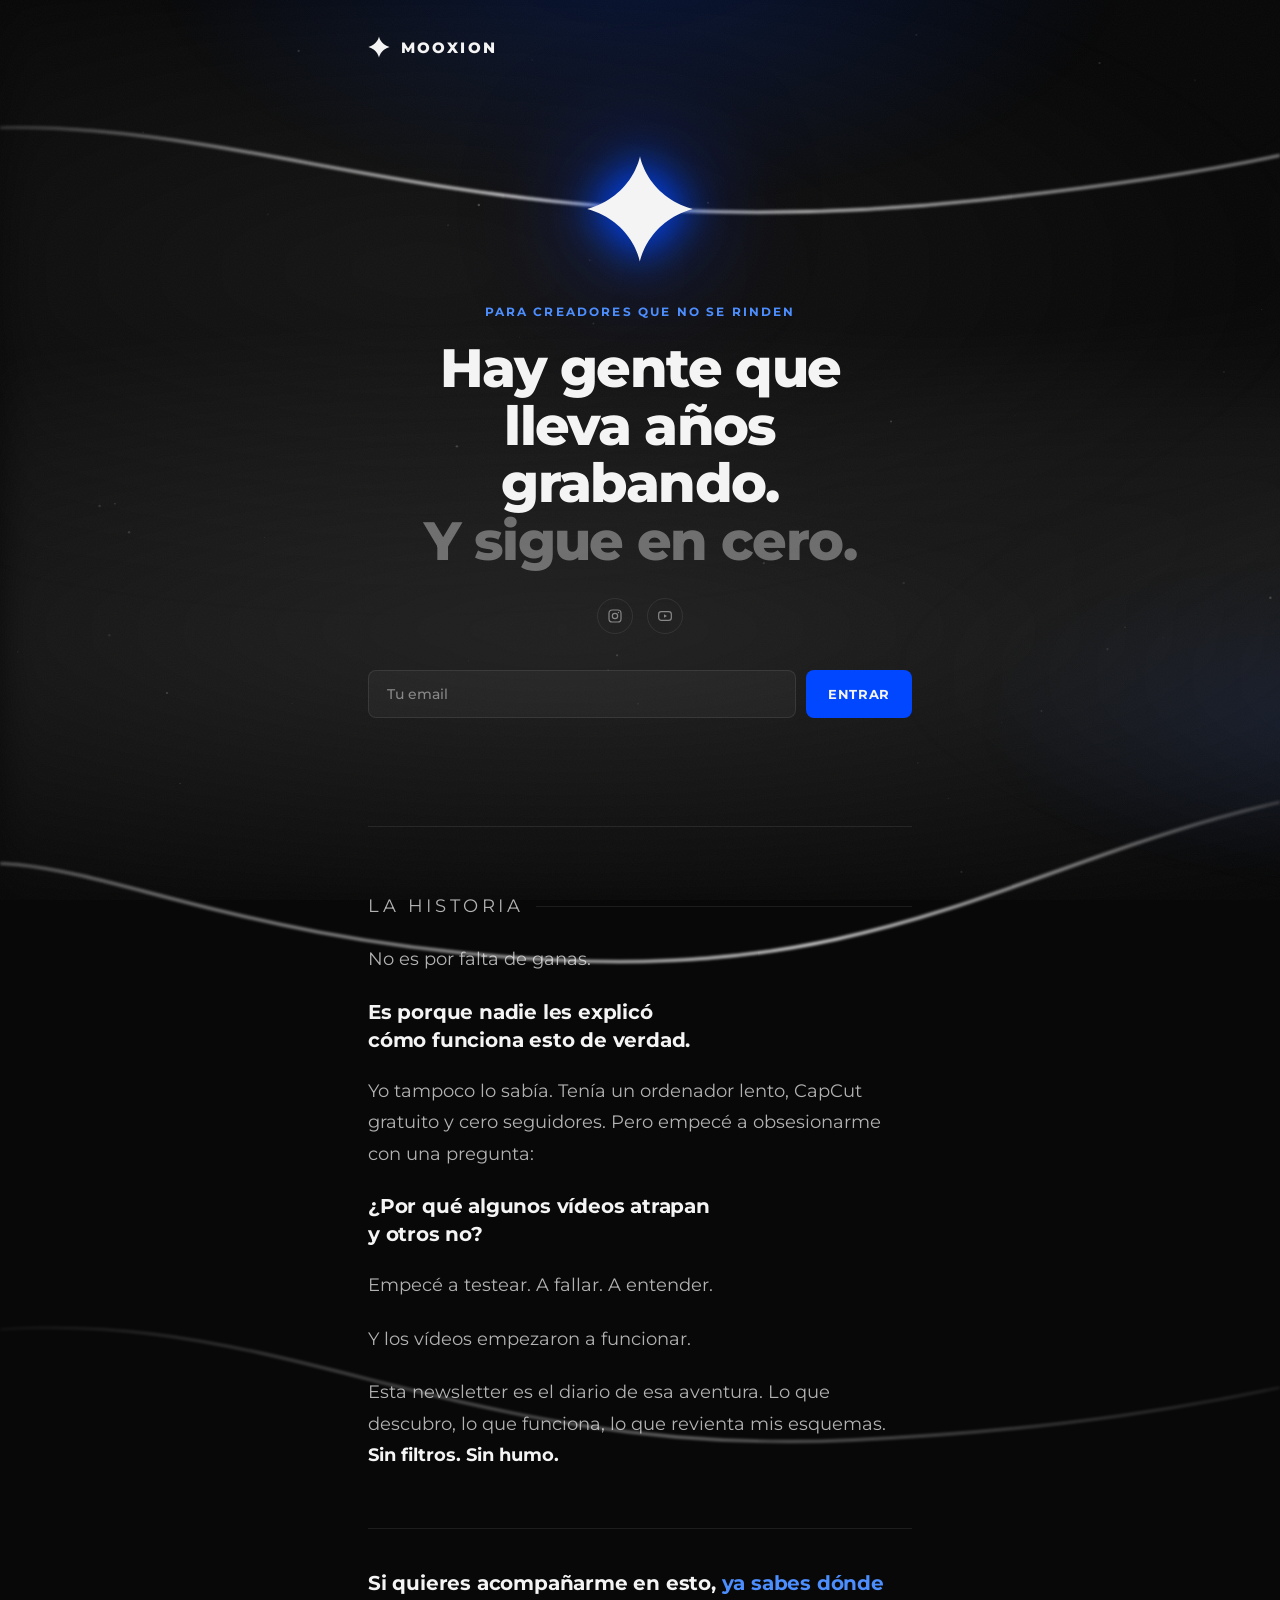
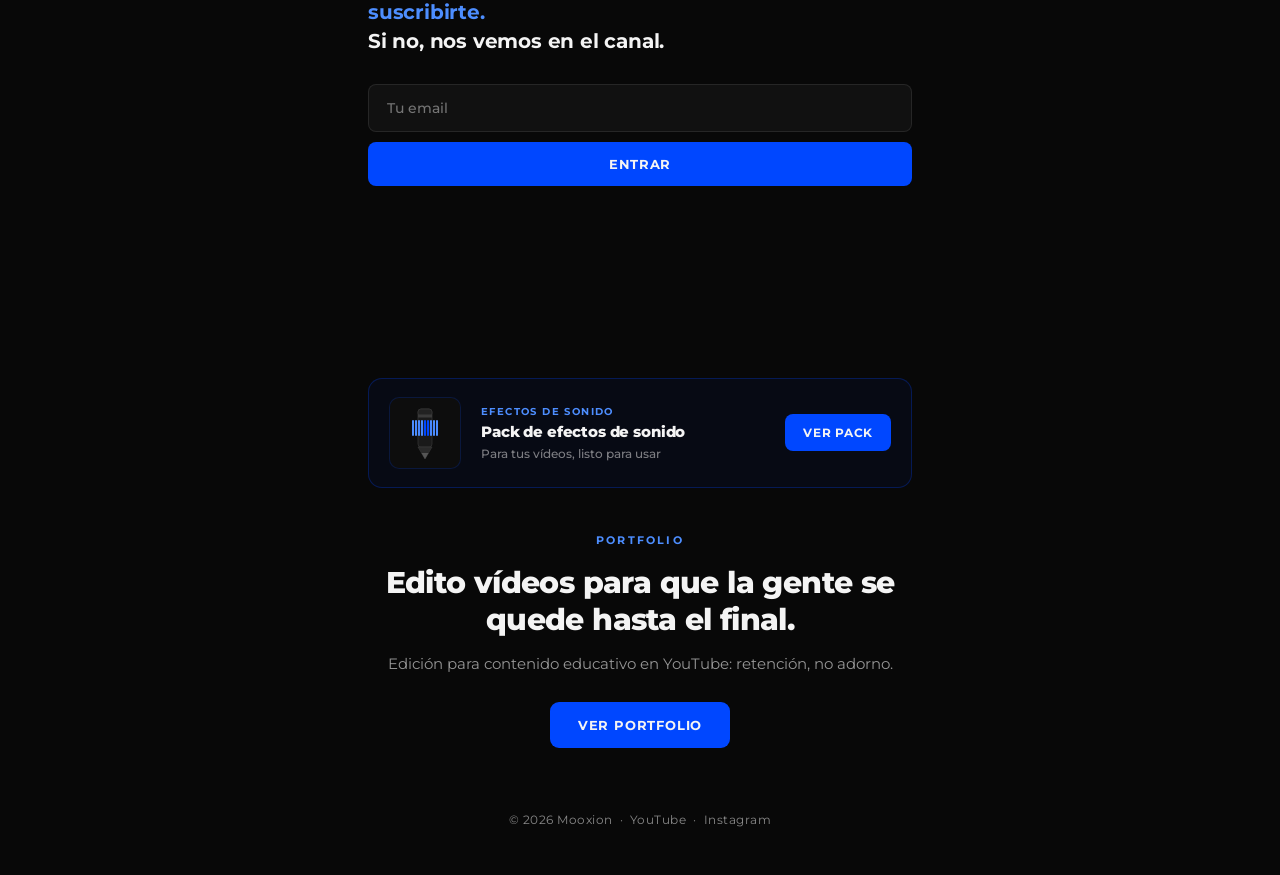
<file: index.html>
<!DOCTYPE html>
<html lang="es">
<head>
<meta charset="UTF-8">
<link rel="icon" type="image/svg+xml" href="[data-uri]">
<meta name="viewport" content="width=device-width, initial-scale=1.0">
<title>Mooxion</title>
<meta name="description" content="El diario de un creador que empezó desde cero. Sin humo. Sin filtros. Solo el proceso real.">
<link rel="preconnect" href="https://fonts.googleapis.com">
<link rel="preconnect" href="https://fonts.gstatic.com" crossorigin>
<link href="https://fonts.googleapis.com/css2?family=Montserrat:wght@400;600;700;800&display=swap" rel="stylesheet">
<style>
  :root {
    --bg:        #080808;
    --blue:      #0047FF;
    --blue-soft: #4D8EFF;
    --white:     #F4F4F4;
    --grey-dim:  #888888;
    --grey-line: rgba(244,244,244,0.09);
  }

  *, *::before, *::after { margin:0; padding:0; box-sizing:border-box; }
  html { scroll-behavior:smooth; }

  body {
    background: var(--bg);
    color: var(--white);
    font-family: 'Montserrat', sans-serif;
    overflow-x: hidden;
    position: relative;
    min-height: 100vh;
  }

  /* ── Ambient glow ── */
  .ambient {
    position: fixed;
    inset: 0;
    pointer-events: none;
    z-index: 0;
    background:
      radial-gradient(ellipse 55% 40% at 50% -5%,  rgba(0,71,255,0.18) 0%, transparent 70%),
      radial-gradient(ellipse 40% 30% at 100% 80%,  rgba(0,71,255,0.08) 0%, transparent 60%);
  }

  /* ── Grain ── */
  .grain {
    position: fixed;
    inset: 0;
    pointer-events: none;
    z-index: 1;
    opacity: 0.035;
    background-image: url("data:image/svg+xml,%3Csvg xmlns='http://www.w3.org/2000/svg' width='120' height='120'%3E%3Cfilter id='n'%3E%3CfeTurbulence type='fractalNoise' baseFrequency='0.9' numOctaves='2' stitchTiles='stitch'/%3E%3C/filter%3E%3Crect width='100%25' height='100%25' filter='url(%23n)'/%3E%3C/svg%3E");
  }

  /* ── Decorative lines (scroll with page) ── */
  .lines {
    position: absolute;
    top: 0; left: 0;
    width: 100%;
    height: 1600px;
    pointer-events: none;
    z-index: 0;
    opacity: 0.07;
    filter: blur(1.5px);
  }

  /* ── Layout ── */
  .wrap {
    position: relative;
    z-index: 2;
    max-width: 600px;
    margin: 0 auto;
    padding: 0 28px;
  }

  /* ── Header ── */
  header {
    display: flex;
    align-items: center;
    gap: 11px;
    padding: 36px 0 0;
  }

  .wordmark {
    font-size: 15px;
    font-weight: 800;
    letter-spacing: 0.14em;
    text-transform: uppercase;
    color: var(--white);
  }

  /* ── Star logo ── */
  .star-wrap {
    position: relative;
    width: 72px;
    height: 72px;
    display: flex;
    align-items: center;
    justify-content: center;
  }

  .star-wrap svg.star {
    width: 100%;
    height: 100%;
    position: relative;
    z-index: 2;
  }

  /* ── Hero ── */
  .hero {
    padding: 96px 0 0;
    display: flex;
    flex-direction: column;
    align-items: center;
    text-align: center;
  }

  .hero-star {
    position: relative;
    width: 110px;
    height: 110px;
    display: flex;
    align-items: center;
    justify-content: center;
    margin-bottom: 40px;
  }

  .hero-star svg {
    width: 100%;
    height: 100%;
    position: relative;
    z-index: 2;
    filter: drop-shadow(0 0 20px rgba(0,71,255,0.7)) drop-shadow(0 0 60px rgba(0,71,255,0.3));
    animation: star-breathe 3.5s ease-in-out infinite;
  }

  @keyframes star-breathe {
    0%, 100% { filter: drop-shadow(0 0 16px rgba(0,71,255,0.6)) drop-shadow(0 0 48px rgba(0,71,255,0.25)); }
    50%       { filter: drop-shadow(0 0 28px rgba(77,142,255,0.9)) drop-shadow(0 0 80px rgba(0,71,255,0.45)); }
  }

  .eyebrow {
    font-size: 12px;
    font-weight: 700;
    letter-spacing: 0.18em;
    text-transform: uppercase;
    color: var(--blue-soft);
    margin-bottom: 20px;
  }

  h1 {
    font-weight: 800;
    font-size: clamp(2.2rem, 6.5vw, 3.4rem);
    line-height: 1.06;
    letter-spacing: -0.03em;
    color: var(--white);
    max-width: 520px;
  }

  h1 em {
    font-style: normal;
    color: rgba(244, 244, 244, 0.38);
  }

  /* ── Socials ── */
  .socials {
    display: flex;
    gap: 14px;
    margin-top: 28px;
  }

  .socials a {
    width: 36px;
    height: 36px;
    border-radius: 50%;
    border: 1px solid var(--grey-line);
    display: flex;
    align-items: center;
    justify-content: center;
    color: var(--grey-dim);
    transition: border-color 0.2s, color 0.2s, transform 0.2s;
  }

  .socials a:hover {
    border-color: var(--blue-soft);
    color: var(--blue-soft);
    transform: translateY(-2px);
  }

  .socials svg { width: 16px; height: 16px; }

  /* ── Form ── */
  .form-area {
    margin-top: 36px;
    width: 100%;
  }

  #kit-form {
    display: flex;
    gap: 10px;
  }

  #kit-form input[type="email"] {
    flex: 1;
    min-width: 0;
    background: rgba(244,244,244,0.04);
    border: 1.5px solid var(--grey-line);
    border-radius: 8px;
    padding: 14px 18px;
    font-family: 'Montserrat', sans-serif;
    font-size: 14px;
    font-weight: 500;
    color: var(--white);
    outline: none;
    transition: border-color 0.2s, background 0.2s;
  }

  #kit-form input[type="email"]::placeholder { color: var(--grey-dim); }

  #kit-form input[type="email"]:focus {
    border-color: var(--blue);
    background: rgba(0,71,255,0.06);
  }

  #kit-form input[type="email"]:focus-visible { outline: 2px solid var(--blue-soft); outline-offset: 2px; }

  .btn-sub {
    flex-shrink: 0;
    border: none;
    border-radius: 8px;
    padding: 14px 22px;
    background: var(--blue);
    color: var(--white);
    font-family: 'Montserrat', sans-serif;
    font-weight: 700;
    font-size: 13px;
    letter-spacing: 0.05em;
    text-transform: uppercase;
    cursor: pointer;
    transition: background 0.2s, transform 0.15s, box-shadow 0.2s;
    white-space: nowrap;
  }

  .btn-sub:hover {
    background: var(--blue-soft);
    transform: translateY(-1px);
    box-shadow: 0 8px 24px -6px rgba(0,71,255,0.6);
  }

  .btn-sub:active { transform: translateY(0); }
  .btn-sub:disabled { opacity: 0.55; cursor: default; transform: none; }
  .btn-sub:focus-visible { outline: 2px solid var(--blue-soft); outline-offset: 2px; }

  .form-status {
    font-size: 13px;
    font-weight: 500;
    text-align: center;
    margin-top: 12px;
    min-height: 16px;
  }
  .form-status.ok  { color: var(--blue-soft); }
  .form-status.err { color: #ff6b6b; }

  @media (max-width: 480px) {
    #kit-form { flex-direction: column; }
    .btn-sub { width: 100%; padding: 15px; }
  }

  /* ── Divider ── */
  .divider {
    width: 100%;
    height: 1px;
    background: var(--grey-line);
    margin: 80px 0 0;
  }

  /* ── Story ── */
  .story {
    padding: 64px 0 80px;
  }

  .story-label {
    font-size: 11px;
    font-weight: 700;
    letter-spacing: 0.2em;
    text-transform: uppercase;
    color: var(--blue-soft);
    margin-bottom: 40px;
    display: flex;
    align-items: center;
    gap: 12px;
  }

  .story-label::after {
    content: '';
    flex: 1;
    height: 1px;
    background: var(--grey-line);
  }

  .story p {
    font-size: 18px;
    line-height: 1.75;
    color: rgba(244,244,244,0.72);
    font-weight: 400;
    margin-bottom: 22px;
  }

  .story p.beat {
    font-size: 20px;
    font-weight: 700;
    color: var(--white);
    letter-spacing: -0.01em;
    line-height: 1.4;
  }

  .story p strong {
    color: var(--white);
    font-weight: 700;
  }

  /* ── CTA final ── */
  .cta-final {
    margin-top: 56px;
    padding-top: 40px;
    border-top: 1px solid var(--grey-line);
  }

  .cta-final p {
    font-size: 20px;
    font-weight: 700;
    color: var(--white);
    line-height: 1.45;
    margin-bottom: 28px;
    letter-spacing: -0.01em;
  }

  .cta-final p span { color: var(--blue-soft); }

  /* ── Footer ── */
  footer {
    padding: 64px 0 48px;
    text-align: center;
    font-size: 12px;
    color: var(--grey-dim);
    letter-spacing: 0.04em;
  }

  footer a { color: var(--grey-dim); text-decoration: none; transition: color 0.2s; }
  footer a:hover { color: var(--white); }

  /* ── Reduced motion ── */
  @media (prefers-reduced-motion: reduce) {
    .hero-star svg { animation: none; filter: drop-shadow(0 0 20px rgba(0,71,255,0.6)); }
    html { scroll-behavior: auto; }
  }

  /* ── Animaciones de entrada ── */
  @keyframes fadeUp {
    from { opacity: 0; transform: translateY(22px); }
    to   { opacity: 1; transform: translateY(0); }
  }

  @keyframes fadeIn {
    from { opacity: 0; }
    to   { opacity: 1; }
  }

  @keyframes glowIn {
    0%   { opacity: 0; filter: drop-shadow(0 0 0px rgba(0,71,255,0)) drop-shadow(0 0 0px rgba(0,71,255,0)); transform: scale(0.82); }
    60%  { opacity: 1; filter: drop-shadow(0 0 32px rgba(77,142,255,1)) drop-shadow(0 0 90px rgba(0,71,255,0.55)); transform: scale(1.06); }
    100% { opacity: 1; filter: drop-shadow(0 0 20px rgba(0,71,255,0.7)) drop-shadow(0 0 60px rgba(0,71,255,0.3)); transform: scale(1); }
  }

  .anim-logo    { animation: glowIn 1.1s cubic-bezier(0.22,1,0.36,1) 0.1s both; }
  .anim-header  { animation: fadeIn 0.6s ease 0s both; }
  .anim-eyebrow { animation: fadeUp 0.7s cubic-bezier(0.22,1,0.36,1) 0.55s both; }
  .anim-h1      { animation: fadeUp 0.8s cubic-bezier(0.22,1,0.36,1) 0.75s both; }
  .anim-socials { animation: fadeUp 0.7s cubic-bezier(0.22,1,0.36,1) 0.95s both; }
  .anim-form    { animation: fadeUp 0.7s cubic-bezier(0.22,1,0.36,1) 1.1s both; }
  .anim-divider { animation: fadeIn 0.8s ease 1.4s both; }
  .anim-story   { animation: fadeUp 0.8s cubic-bezier(0.22,1,0.36,1) 1.5s both; }
  .anim-lines   { animation: fadeIn 1.8s ease 0.3s both; }

  @media (prefers-reduced-motion: reduce) {
    .anim-logo, .anim-header, .anim-eyebrow, .anim-h1,
    .anim-socials, .anim-form, .anim-divider, .anim-story, .anim-lines {
      animation: none;
      opacity: 1;
    }
  }

  /* ── Niebla cinematográfica ── */
  .fog {
    position: fixed;
    inset: 0;
    z-index: 1;
    pointer-events: none;
    overflow: hidden;
  }

  .fog-layer {
    position: absolute;
    width: 220%;
    height: 100%;
    background:
      radial-gradient(ellipse 70% 55% at 20% 70%, rgba(255,255,255,0.11) 0%, transparent 65%),
      radial-gradient(ellipse 55% 45% at 75% 25%, rgba(255,255,255,0.07) 0%, transparent 60%),
      radial-gradient(ellipse 40% 35% at 50% 50%, rgba(255,255,255,0.04) 0%, transparent 55%);
    animation: fog-drift 26s ease-in-out infinite alternate;
    transform-origin: center;
    filter: blur(18px);
  }

  .fog-layer-2 {
    position: absolute;
    width: 220%;
    height: 100%;
    background:
      radial-gradient(ellipse 65% 50% at 70% 75%, rgba(255,255,255,0.09) 0%, transparent 60%),
      radial-gradient(ellipse 50% 60% at 15% 30%, rgba(255,255,255,0.06) 0%, transparent 65%),
      radial-gradient(ellipse 35% 40% at 85% 55%, rgba(255,255,255,0.05) 0%, transparent 50%);
    animation: fog-drift-2 36s ease-in-out infinite alternate;
    filter: blur(24px);
  }

  @keyframes fog-drift {
    0%   { transform: translateX(-10%) scaleY(1.02); opacity: 0.6; }
    35%  { transform: translateX(-3%)  scaleY(1.08); opacity: 1; }
    70%  { transform: translateX(-7%)  scaleY(0.96); opacity: 0.85; }
    100% { transform: translateX(-2%)  scaleY(1.04); opacity: 0.75; }
  }

  @keyframes fog-drift-2 {
    0%   { transform: translateX(0%)   scaleY(1.06); opacity: 0.5; }
    40%  { transform: translateX(-8%)  scaleY(1.02); opacity: 0.95; }
    75%  { transform: translateX(-4%)  scaleY(1.1);  opacity: 0.7; }
    100% { transform: translateX(-6%)  scaleY(0.98); opacity: 0.85; }
  }

  /* ── Canvas de partículas ── */
  #particles {
    position: fixed;
    inset: 0;
    z-index: 1;
    pointer-events: none;
    opacity: 0.55;
  }

  @media (prefers-reduced-motion: reduce) {
    .fog-layer, .fog-layer-2 { animation: none; }
  }

  


  /* ── SFX Product block ── */
  .sfx-block {
    width: 100%;
    border-radius: 14px;
    border: 1px solid rgba(0,71,255,0.28);
    background: rgba(0,71,255,0.05);
    overflow: hidden;
    transition: border-color .25s, background .25s;
    cursor: pointer;
  }
  .sfx-block:hover { border-color: rgba(0,71,255,0.55); background: rgba(0,71,255,0.09); }

  .sfx-inner {
    display: flex;
    align-items: center;
    gap: 20px;
    padding: 18px 20px;
    text-decoration: none;
    color: inherit;
  }

  /* El SVG del lápiz */
  .sfx-svg-wrap {
    flex-shrink: 0;
    width: 72px;
    height: 72px;
    border-radius: 10px;
    background: #0d0d0d;
    border: 1px solid rgba(0,71,255,0.2);
    display: flex;
    align-items: center;
    justify-content: center;
    overflow: hidden;
  }

  .sfx-info { flex: 1; min-width: 0; }

  .sfx-badge {
    font-size: 10px;
    font-weight: 700;
    letter-spacing: 0.14em;
    text-transform: uppercase;
    color: var(--blue-soft);
    margin-bottom: 5px;
  }

  .sfx-name {
    font-size: 15px;
    font-weight: 800;
    color: var(--white);
    line-height: 1.2;
    margin-bottom: 5px;
    letter-spacing: -0.01em;
  }

  .sfx-tagline {
    font-size: 12px;
    font-weight: 500;
    color: rgba(244,244,244,0.5);
    margin-top: 2px;
  }

  .sfx-cta {
    flex-shrink: 0;
    background: var(--blue);
    color: var(--white);
    border: none;
    border-radius: 8px;
    padding: 11px 18px;
    font-family: 'Montserrat', sans-serif;
    font-weight: 700;
    font-size: 12px;
    letter-spacing: 0.06em;
    text-transform: uppercase;
    cursor: pointer;
    transition: background .2s, transform .15s, box-shadow .2s;
    white-space: nowrap;
    text-decoration: none;
    display: block;
  }
  .sfx-cta:hover {
    background: var(--blue-soft);
    transform: translateY(-1px);
    box-shadow: 0 6px 20px -4px rgba(0,71,255,0.55);
  }

  /* Waveform animada dentro del SVG */
  .wv-bar { animation: wv-bounce 1.2s ease-in-out infinite; }
  .wv-bar:nth-child(1)  { animation-delay: 0s;    animation-duration: 1.1s; }
  .wv-bar:nth-child(2)  { animation-delay: .08s;  animation-duration: 1.3s; }
  .wv-bar:nth-child(3)  { animation-delay: .16s;  animation-duration: 0.9s; }
  .wv-bar:nth-child(4)  { animation-delay: .24s;  animation-duration: 1.2s; }
  .wv-bar:nth-child(5)  { animation-delay: .04s;  animation-duration: 1.0s; }
  .wv-bar:nth-child(6)  { animation-delay: .12s;  animation-duration: 1.4s; }
  .wv-bar:nth-child(7)  { animation-delay: .2s;   animation-duration: 1.1s; }
  .wv-bar:nth-child(8)  { animation-delay: .28s;  animation-duration: 0.95s; }
  .wv-bar:nth-child(9)  { animation-delay: .36s;  animation-duration: 1.25s; }
  .wv-bar:nth-child(10) { animation-delay: .44s;  animation-duration: 1.05s; }

  @keyframes wv-bounce {
    0%,100% { transform: scaleY(0.25); opacity: 0.5; }
    50%      { transform: scaleY(1);   opacity: 1; }
  }

  @media (max-width:480px) {
    .sfx-inner { flex-wrap: wrap; }
    .sfx-cta   { width:100%; text-align:center; padding:13px; }
  }

  .anim-sfx { animation: fadeUp 0.7s cubic-bezier(0.22,1,0.36,1) 0.2s both; }

  /* ── Offers wrapper (SFX + Portfolio, debajo de la story) ── */
  .offers {
    padding: 56px 0 0;
  }

  /* ── Portfolio ── */
  .portfolio {
    margin-top: 44px;
    text-align: center;
  }

  .portfolio .section-label {
    font-size: 11px;
    font-weight: 700;
    letter-spacing: 0.2em;
    text-transform: uppercase;
    color: var(--blue-soft);
    margin-bottom: 16px;
  }

  .portfolio h2 {
    font-weight: 800;
    font-size: clamp(1.4rem, 3.6vw, 1.9rem);
    letter-spacing: -0.02em;
    line-height: 1.2;
    color: var(--white);
    margin-bottom: 14px;
  }

  .portfolio p {
    font-size: 15px;
    line-height: 1.6;
    color: rgba(244,244,244,0.6);
    margin-bottom: 26px;
  }

  .btn-primary {
    display: inline-block;
    background: var(--blue);
    color: var(--white);
    border: none;
    border-radius: 9px;
    padding: 15px 28px;
    font-family: 'Montserrat', sans-serif;
    font-weight: 700;
    font-size: 13px;
    letter-spacing: 0.06em;
    text-transform: uppercase;
    text-decoration: none;
    cursor: pointer;
    transition: background .2s, transform .15s, box-shadow .2s;
  }

  .btn-primary:hover {
    background: var(--blue-soft);
    transform: translateY(-1px);
    box-shadow: 0 8px 22px -6px rgba(0,71,255,0.55);
  }

</style>
</head>
<body>

<div class="ambient"></div>
<div class="grain"></div>
<div class="fog" aria-hidden="true">
  <div class="fog-layer"></div>
  <div class="fog-layer-2"></div>
</div>
<canvas id="particles" aria-hidden="true"></canvas>


<!-- Decorative lines: absolute, scroll with content -->
<svg class="lines anim-lines" viewBox="0 0 600 1600" preserveAspectRatio="none" xmlns="http://www.w3.org/2000/svg" aria-hidden="true">
  <defs>
    <linearGradient id="lw1" x1="0" y1="0" x2="1" y2="0">
      <stop offset="0%" stop-color="#fff" stop-opacity="0"/>
      <stop offset="40%" stop-color="#fff" stop-opacity="1"/>
      <stop offset="100%" stop-color="#fff" stop-opacity="0.4"/>
    </linearGradient>
    <linearGradient id="lw2" x1="0" y1="0" x2="1" y2="0">
      <stop offset="0%" stop-color="#fff" stop-opacity="0.3"/>
      <stop offset="60%" stop-color="#fff" stop-opacity="1"/>
      <stop offset="100%" stop-color="#fff" stop-opacity="0"/>
    </linearGradient>
    <linearGradient id="lw3" x1="0" y1="0" x2="1" y2="0">
      <stop offset="0%" stop-color="#fff" stop-opacity="0"/>
      <stop offset="50%" stop-color="#fff" stop-opacity="0.8"/>
      <stop offset="100%" stop-color="#fff" stop-opacity="0"/>
    </linearGradient>
  </defs>
  <!-- Top curve — amber side, now white -->
  <path d="M -60 140 C 100 80, 200 260, 460 200 S 700 60, 680 20"
        stroke="url(#lw1)" stroke-width="2.5" fill="none" stroke-linecap="round"/>
  <!-- Mid curve — blue side, now white -->
  <path d="M 660 780 C 500 820, 440 980, 260 960 S 20 820, -40 880"
        stroke="url(#lw2)" stroke-width="2.5" fill="none" stroke-linecap="round"/>
  <!-- Bottom curve -->
  <path d="M -40 1340 C 120 1280, 200 1460, 400 1440 S 640 1340, 680 1380"
        stroke="url(#lw3)" stroke-width="2" fill="none" stroke-linecap="round" opacity="0.7"/>
</svg>

<div class="wrap">

  <header class="anim-header">
    <svg class="star" width="22" height="22" viewBox="0 0 100 100" xmlns="http://www.w3.org/2000/svg" aria-hidden="true">
      <path d="M50 2 C50 2,56 38,98 50 C56 62,50 98,50 98 C50 98,44 62,2 50 C44 38,50 2,50 2Z" fill="#F4F4F4"/>
    </svg>
    <span class="wordmark">Mooxion</span>
  </header>

  <!-- ── HERO ── -->
  <section class="hero">

    <div class="hero-star anim-logo" role="img" aria-label="Logo Mooxion — estrella de cuatro puntas">
      <svg viewBox="0 0 100 100" xmlns="http://www.w3.org/2000/svg">
        <path d="M50 2 C50 2,56 38,98 50 C56 62,50 98,50 98 C50 98,44 62,2 50 C44 38,50 2,50 2Z" fill="#F4F4F4"/>
      </svg>
    </div>

    <p class="eyebrow anim-eyebrow">Para creadores que no se rinden</p>

    <h1 class="anim-h1">Hay gente que lleva años grabando.<br><em>Y sigue en cero.</em></h1>

    <div class="socials anim-socials">
      <a href="https://www.instagram.com/mooxioon/" target="_blank" rel="noopener" aria-label="Instagram">
        <svg viewBox="0 0 24 24" fill="none" stroke="currentColor" stroke-width="1.8" stroke-linecap="round" stroke-linejoin="round">
          <rect x="3" y="3" width="18" height="18" rx="5"/>
          <circle cx="12" cy="12" r="4"/>
          <circle cx="17.2" cy="6.8" r="1" fill="currentColor" stroke="none"/>
        </svg>
      </a>
      <a href="https://www.youtube.com/@Mooxion" target="_blank" rel="noopener" aria-label="YouTube">
        <svg viewBox="0 0 24 24" fill="none" stroke="currentColor" stroke-width="1.8" stroke-linecap="round" stroke-linejoin="round">
          <rect x="2.5" y="5.5" width="19" height="13" rx="4"/>
          <path d="M10.5 9.5l4.5 2.5-4.5 2.5z" fill="currentColor" stroke="none"/>
        </svg>
      </a>
    </div>

    <div class="form-area anim-form">
      <form id="kit-form">
        <input
          type="email"
          name="email_address"
          id="email_address"
          placeholder="Tu email"
          required
          autocomplete="email"
          aria-label="Tu correo electrónico"
        >
        <button type="submit" class="btn-sub" id="btn-sub">Entrar</button>
      </form>
      <p class="form-status" id="form-status" role="status" aria-live="polite"></p>
    </div>

  </section>

  <div class="divider anim-divider"></div>

  <!-- ── STORY ── -->
  <section class="story anim-story">

    <p class="story-label">La historia</p>

    <p>No es por falta de ganas.</p>

    <p class="beat">Es porque nadie les explicó<br>cómo funciona esto de verdad.</p>

    <p>Yo tampoco lo sabía. Tenía un ordenador lento, CapCut gratuito y cero seguidores. Pero empecé a obsesionarme con una pregunta:</p>

    <p class="beat">¿Por qué algunos vídeos atrapan<br>y otros no?</p>

    <p>Empecé a testear. A fallar. A entender.</p>

    <p>Y los vídeos empezaron a funcionar.</p>

    <p>Esta newsletter es el diario de esa aventura. Lo que descubro, lo que funciona, lo que revienta mis esquemas. <strong>Sin filtros. Sin humo.</strong></p>

    <div class="cta-final">
      <p>Si quieres acompañarme en esto, <span>ya sabes dónde suscribirte.</span><br>Si no, nos vemos en el canal.</p>

      <!-- Second form -->
      <form id="kit-form-2">
        <input
          type="email"
          name="email_address"
          id="email_address_2"
          placeholder="Tu email"
          required
          autocomplete="email"
          aria-label="Tu correo electrónico"
          style="flex:1;min-width:0;background:rgba(244,244,244,0.04);border:1.5px solid rgba(244,244,244,0.09);border-radius:8px;padding:14px 18px;font-family:'Montserrat',sans-serif;font-size:14px;font-weight:500;color:#F4F4F4;outline:none;transition:border-color .2s,background .2s;width:100%;margin-bottom:10px;"
        >
        <button type="submit" class="btn-sub" id="btn-sub-2" style="width:100%;">Entrar</button>
      </form>
      <p class="form-status" id="form-status-2" role="status" aria-live="polite"></p>

    </div>

  </section>

  <!-- ── OFFERS (SFX + Portfolio) ── -->
  <section class="offers anim-sfx">

    <div class="sfx-block" id="sfx-block">
      <a class="sfx-inner" href="https://mooxion.gumroad.com/l/efectos" target="_blank" rel="noopener">
        <div class="sfx-svg-wrap">
          <svg width="56" height="56" viewBox="0 0 56 56" xmlns="http://www.w3.org/2000/svg" aria-hidden="true">
  <!-- Cuerpo del lápiz -->
  <rect x="21" y="4" width="14" height="38" rx="3" fill="#1a1a1a" stroke="#333" stroke-width="0.8"/>
  <!-- Punta metalica -->
  <polygon points="21,42 35,42 28,54" fill="#2a2a2a" stroke="#3a3a3a" stroke-width="0.6"/>
  <!-- Punta final (mina) -->
  <polygon points="24.5,48 31.5,48 28,54" fill="#555"/>
  <!-- Goma / tapa -->
  <rect x="21" y="4" width="14" height="7" rx="3" fill="#222" stroke="#3a3a3a" stroke-width="0.6"/>
  <!-- Anilla metalica -->
  <rect x="21" y="9.5" width="14" height="3" fill="#3a3a3a"/>
  <!-- Waveform azul neon encima del lapiz — barras centradas -->
  <g transform="translate(28, 23)" style="transform-box:fill-box; transform-origin:center;">
    <rect class="wv-bar" x="-13" y="-8" width="2" height="16" rx="1" fill="#4D8EFF" style="transform-origin:center;"/>
    <rect class="wv-bar" x="-10" y="-8" width="2" height="16" rx="1" fill="#4D8EFF" style="transform-origin:center;"/>
    <rect class="wv-bar" x="-7"  y="-8" width="2" height="16" rx="1" fill="#4D8EFF" style="transform-origin:center;"/>
    <rect class="wv-bar" x="-4"  y="-8" width="2" height="16" rx="1" fill="#4D8EFF" style="transform-origin:center;"/>
    <rect class="wv-bar" x="-1"  y="-8" width="2" height="16" rx="1" fill="#0047FF" style="transform-origin:center;"/>
    <rect class="wv-bar" x="2"   y="-8" width="2" height="16" rx="1" fill="#0047FF" style="transform-origin:center;"/>
    <rect class="wv-bar" x="5"   y="-8" width="2" height="16" rx="1" fill="#4D8EFF" style="transform-origin:center;"/>
    <rect class="wv-bar" x="8"   y="-8" width="2" height="16" rx="1" fill="#4D8EFF" style="transform-origin:center;"/>
    <rect class="wv-bar" x="11"  y="-8" width="2" height="16" rx="1" fill="#4D8EFF" style="transform-origin:center;"/>
  </g>
  <!-- Glow del neon -->
  <rect x="13" y="15" width="30" height="16" rx="2" fill="url(#glow-wave)" opacity="0.18"/>
  <defs>
    <radialGradient id="glow-wave" cx="50%" cy="50%" r="50%">
      <stop offset="0%" stop-color="#0047FF" stop-opacity="1"/>
      <stop offset="100%" stop-color="#0047FF" stop-opacity="0"/>
    </radialGradient>
  </defs>
</svg>
        </div>
        <div class="sfx-info">
          <p class="sfx-badge">Efectos de sonido</p>
          <p class="sfx-name">Pack de efectos de sonido</p>
          <p class="sfx-tagline">Para tus vídeos, listo para usar</p>
        </div>
        <span class="sfx-cta">Ver pack</span>
      </a>
    </div>

    <div class="portfolio">
      <p class="section-label">Portfolio</p>
      <h2>Edito vídeos para que la gente se quede hasta el final.</h2>
      <p>Edición para contenido educativo en YouTube: retención, no adorno.</p>
      <a class="btn-primary" href="https://mooxion.com/portfolio/">Ver portfolio</a>
    </div>

  </section>

  <footer>
    © 2026 Mooxion &nbsp;·&nbsp;
    <a href="https://www.youtube.com/@Mooxion" target="_blank" rel="noopener">YouTube</a>
    &nbsp;·&nbsp;
    <a href="https://www.instagram.com/mooxioon/" target="_blank" rel="noopener">Instagram</a>
  </footer>

</div><!-- /wrap -->

<script>
  async function submitToKit(email, statusEl, btnEl, originalLabel) {
    btnEl.disabled = true;
    btnEl.textContent = '...';
    statusEl.textContent = '';
    statusEl.className = 'form-status';

    try {
      const res = await fetch('https://app.kit.com/forms/9589593/subscriptions', {
        method: 'POST',
        headers: { 'Content-Type': 'application/json', 'Accept': 'application/json' },
        body: JSON.stringify({ email_address: email })
      });

      if (res.ok) {
        statusEl.textContent = '¡Listo! Revisa tu correo para confirmar.';
        statusEl.className = 'form-status ok';
        return true;
      } else {
        statusEl.textContent = 'Algo no ha ido bien. Inténtalo de nuevo.';
        statusEl.className = 'form-status err';
      }
    } catch {
      statusEl.textContent = 'Sin conexión. Inténtalo de nuevo.';
      statusEl.className = 'form-status err';
    } finally {
      btnEl.disabled = false;
      btnEl.textContent = originalLabel;
    }
    return false;
  }

  document.getElementById('kit-form').addEventListener('submit', async function(e) {
    e.preventDefault();
    const ok = await submitToKit(
      document.getElementById('email_address').value.trim(),
      document.getElementById('form-status'),
      document.getElementById('btn-sub'),
      'Entrar'
    );
    if (ok) this.reset();
  });

  document.getElementById('kit-form-2').addEventListener('submit', async function(e) {
    e.preventDefault();
    const ok = await submitToKit(
      document.getElementById('email_address_2').value.trim(),
      document.getElementById('form-status-2'),
      document.getElementById('btn-sub-2'),
      'Entrar'
    );
    if (ok) this.reset();
  });
</script>


<script>
(function() {
  const canvas = document.getElementById('particles');
  const ctx = canvas.getContext('2d');
  let W, H, particles;

  function resize() {
    W = canvas.width  = window.innerWidth;
    H = canvas.height = window.innerHeight;
  }

  function createParticles() {
    particles = Array.from({ length: 55 }, () => ({
      x: Math.random() * W,
      y: Math.random() * H,
      r: Math.random() * 1.1 + 0.2,
      alpha: Math.random() * 0.35 + 0.05,
      vx: (Math.random() - 0.5) * 0.18,
      vy: -(Math.random() * 0.22 + 0.06),
      life: Math.random(),
      speed: Math.random() * 0.003 + 0.001,
    }));
  }

  function draw() {
    ctx.clearRect(0, 0, W, H);
    particles.forEach(p => {
      p.life += p.speed;
      if (p.life > 1) {
        p.life = 0;
        p.x = Math.random() * W;
        p.y = H + 10;
        p.alpha = Math.random() * 0.35 + 0.05;
      }

      // Fade in y out suave en base a life
      const t = p.life;
      const fade = t < 0.15 ? t / 0.15 : t > 0.8 ? (1 - t) / 0.2 : 1;

      ctx.beginPath();
      ctx.arc(p.x, p.y, p.r, 0, Math.PI * 2);
      ctx.fillStyle = `rgba(255,255,255,${p.alpha * fade})`;
      ctx.fill();

      p.x += p.vx;
      p.y += p.vy;
    });
    requestAnimationFrame(draw);
  }

  // Respetar prefers-reduced-motion
  const mq = window.matchMedia('(prefers-reduced-motion: reduce)');
  if (!mq.matches) {
    resize();
    createParticles();
    draw();
    window.addEventListener('resize', () => { resize(); createParticles(); });
  }
})();
</script>



</body>
</html>
</file>
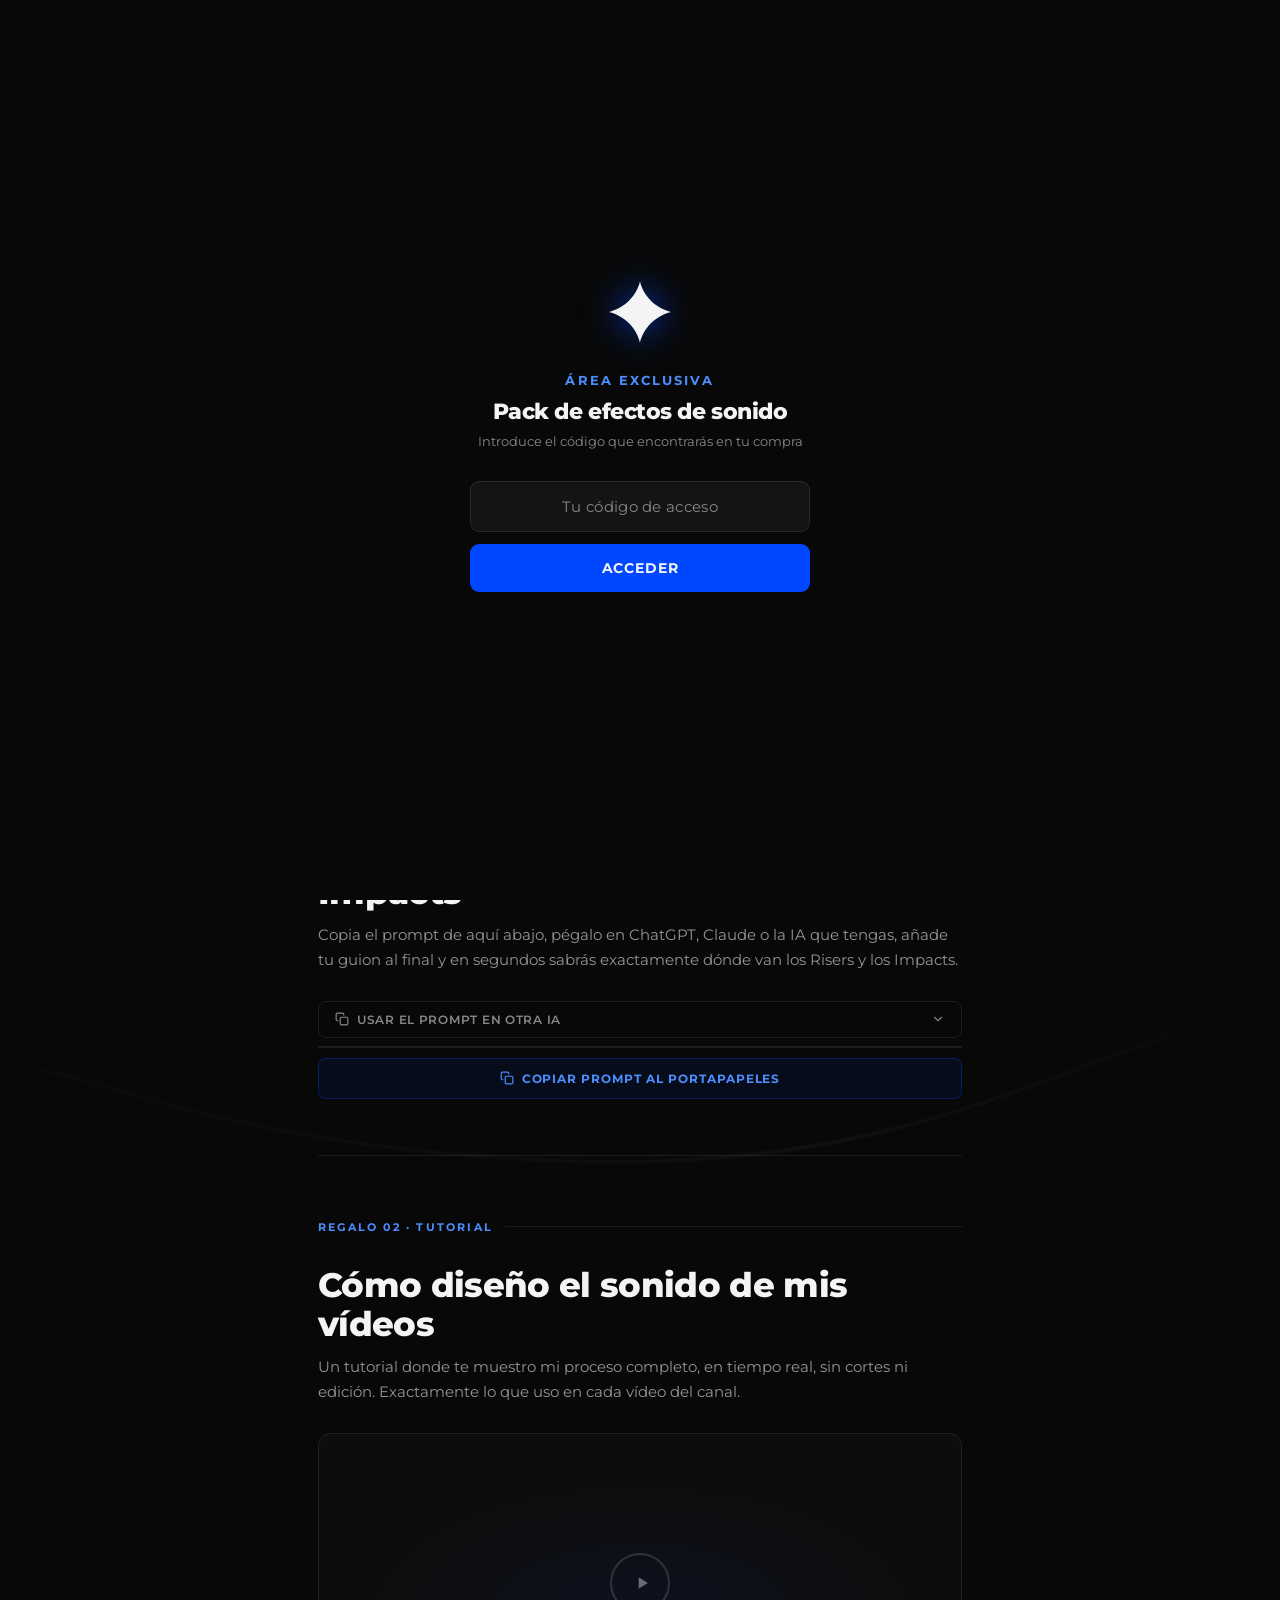
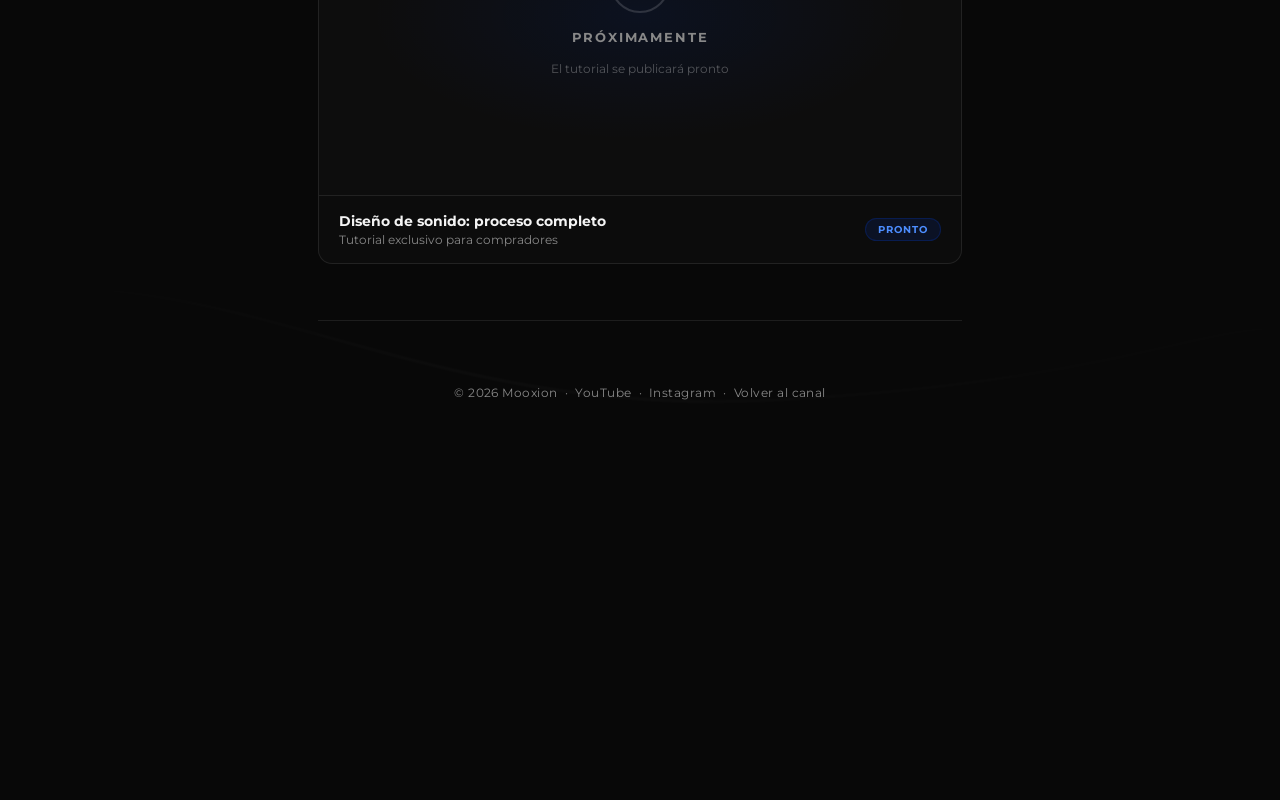
<file: compradoressfx/index.html>
<!DOCTYPE html>
<html lang="es">
<head>
<meta charset="UTF-8">
<link rel="icon" type="image/png" href="[data-uri]">
<meta name="viewport" content="width=device-width, initial-scale=1.0">
<title>Mooxion — Área exclusiva</title>
<meta name="robots" content="noindex, nofollow">
<link rel="preconnect" href="https://fonts.googleapis.com">
<link rel="preconnect" href="https://fonts.gstatic.com" crossorigin>
<link href="https://fonts.googleapis.com/css2?family=Montserrat:wght@400;600;700;800&display=swap" rel="stylesheet">
<style>
  :root {
    --bg: #080808;
    --blue: #0047FF;
    --blue-soft: #4D8EFF;
    --white: #F4F4F4;
    --grey-dim: #888888;
    --grey-line: rgba(244,244,244,0.09);
    --code: SFXMOOXION;
  }
  *,*::before,*::after { margin:0; padding:0; box-sizing:border-box; }
  html { scroll-behavior:smooth; }
  body {
    background: var(--bg);
    color: var(--white);
    font-family: 'Montserrat', sans-serif;
    overflow-x: hidden;
    position: relative;
    min-height: 100vh;
  }

  /* ── Ambient ── */
  .ambient {
    position: fixed; inset:0; z-index:0; pointer-events:none;
    background:
      radial-gradient(ellipse 55% 40% at 50% -5%, rgba(0,71,255,0.18) 0%, transparent 70%),
      radial-gradient(ellipse 40% 30% at 100% 80%, rgba(0,71,255,0.08) 0%, transparent 60%);
  }
  .grain {
    position:fixed; inset:0; z-index:1; pointer-events:none; opacity:0.035;
    background-image: url("data:image/svg+xml,%3Csvg xmlns='http://www.w3.org/2000/svg' width='120' height='120'%3E%3Cfilter id='n'%3E%3CfeTurbulence type='fractalNoise' baseFrequency='0.9' numOctaves='2' stitchTiles='stitch'/%3E%3C/filter%3E%3Crect width='100%25' height='100%25' filter='url(%23n)'/%3E%3C/svg%3E");
  }
  .fog { position:fixed; inset:0; z-index:1; pointer-events:none; overflow:hidden; }
  .fog-layer {
    position:absolute; width:220%; height:100%;
    background:
      radial-gradient(ellipse 70% 55% at 20% 70%, rgba(255,255,255,0.11) 0%, transparent 65%),
      radial-gradient(ellipse 55% 45% at 75% 25%, rgba(255,255,255,0.07) 0%, transparent 60%),
      radial-gradient(ellipse 40% 35% at 50% 50%, rgba(255,255,255,0.04) 0%, transparent 55%);
    animation: fog-drift 26s ease-in-out infinite alternate;
    filter: blur(18px);
  }
  .fog-layer-2 {
    position:absolute; width:220%; height:100%;
    background:
      radial-gradient(ellipse 65% 50% at 70% 75%, rgba(255,255,255,0.09) 0%, transparent 60%),
      radial-gradient(ellipse 50% 60% at 15% 30%, rgba(255,255,255,0.06) 0%, transparent 65%);
    animation: fog-drift-2 36s ease-in-out infinite alternate;
    filter: blur(24px);
  }
  @keyframes fog-drift {
    0%   { transform: translateX(-10%) scaleY(1.02); opacity:0.6; }
    50%  { transform: translateX(-3%)  scaleY(1.08); opacity:1; }
    100% { transform: translateX(-2%)  scaleY(1.04); opacity:0.75; }
  }
  @keyframes fog-drift-2 {
    0%   { transform: translateX(0%)   scaleY(1.06); opacity:0.5; }
    50%  { transform: translateX(-8%)  scaleY(1.02); opacity:0.95; }
    100% { transform: translateX(-6%)  scaleY(0.98); opacity:0.85; }
  }
  #particles { position:fixed; inset:0; z-index:1; pointer-events:none; opacity:0.5; }

  /* Líneas decorativas */
  .lines {
    position:absolute; top:0; left:0; width:100%; height:2400px;
    pointer-events:none; z-index:0; opacity:0.07; filter:blur(1.5px);
  }

  /* ── PANTALLA DE ACCESO ── */
  #gate {
    position:fixed; inset:0; z-index:100;
    background: var(--bg);
    display:flex; flex-direction:column; align-items:center; justify-content:center;
    padding: 24px;
  }
  .gate-star {
    width:64px; height:64px; margin-bottom:28px;
    filter: drop-shadow(0 0 18px rgba(0,71,255,0.7));
    animation: star-breathe 3.5s ease-in-out infinite;
  }
  @keyframes star-breathe {
    0%,100% { filter: drop-shadow(0 0 16px rgba(0,71,255,0.6)); }
    50%      { filter: drop-shadow(0 0 28px rgba(77,142,255,0.9)) drop-shadow(0 0 60px rgba(0,71,255,0.4)); }
  }
  .gate-title {
    font-size: 13px; font-weight:700; letter-spacing:0.16em;
    text-transform:uppercase; color: var(--blue-soft); margin-bottom:10px;
  }
  .gate-sub {
    font-size: 22px; font-weight:800; letter-spacing:-0.02em;
    color: var(--white); margin-bottom:8px; text-align:center;
  }
  .gate-hint {
    font-size:13px; color: var(--grey-dim); margin-bottom:32px; text-align:center;
  }
  .gate-form { display:flex; flex-direction:column; gap:12px; width:100%; max-width:340px; }
  .gate-input {
    background: rgba(244,244,244,0.05);
    border: 1.5px solid var(--grey-line);
    border-radius:9px; padding:15px 18px;
    font-family:'Montserrat',sans-serif; font-size:15px; font-weight:600;
    color: var(--white); outline:none; text-align:center; letter-spacing:0.08em;
    transition: border-color .2s, background .2s;
    text-transform:uppercase;
  }
  .gate-input::placeholder { color: var(--grey-dim); font-weight:400; letter-spacing:0.02em; text-transform:none; }
  .gate-input:focus { border-color: var(--blue); background: rgba(0,71,255,0.07); }
  .gate-btn {
    background: var(--blue); color: var(--white); border:none; border-radius:9px;
    padding:15px; font-family:'Montserrat',sans-serif; font-weight:700;
    font-size:14px; letter-spacing:0.06em; text-transform:uppercase; cursor:pointer;
    transition: background .2s, transform .15s, box-shadow .2s;
  }
  .gate-btn:hover { background: var(--blue-soft); transform:translateY(-1px); box-shadow:0 8px 22px -6px rgba(0,71,255,0.55); }
  .gate-error {
    font-size:12px; color:#ff6b6b; text-align:center; min-height:16px; font-weight:600;
  }

  /* ── LAYOUT PRINCIPAL ── */
  .wrap { position:relative; z-index:2; max-width:700px; margin:0 auto; padding:0 28px; }

  header {
    display:flex; align-items:center; gap:11px; padding:36px 0 0;
    animation: fadeIn 0.6s ease both;
  }
  .wordmark { font-size:15px; font-weight:800; letter-spacing:0.14em; text-transform:uppercase; }
  .header-badge {
    margin-left:auto; font-size:10px; font-weight:700; letter-spacing:0.12em;
    text-transform:uppercase; color: var(--blue-soft);
    background: rgba(0,71,255,0.1); border:1px solid rgba(0,71,255,0.25);
    border-radius:20px; padding:4px 12px;
  }

  /* ── LOGO PORTALÁPICES ANIMADO ── */
  .pencil-hero {
    padding: 80px 0 0;
    display:flex; flex-direction:column; align-items:center; text-align:center;
    animation: fadeUp 0.8s cubic-bezier(0.22,1,0.36,1) 0.2s both;
  }

  .holder-wrap {
    position:relative; width:200px; height:220px; margin-bottom:36px;
  }

  /* El portalápices cilíndrico */
  .holder-cup {
    position:absolute; bottom:0; left:50%; transform:translateX(-50%);
    width:130px; height:80px;
    background: linear-gradient(180deg, #1a1a1a 0%, #111 100%);
    border-radius:0 0 18px 18px;
    border: 1px solid #2a2a2a;
    overflow:hidden;
  }
  .holder-cup::before {
    content:''; position:absolute; top:0; left:0; right:0; height:6px;
    background: linear-gradient(90deg, transparent, var(--blue-soft), transparent);
    opacity:0.6;
  }
  .holder-cup::after {
    content:''; position:absolute; top:0; left:15%; right:15%; height:2px;
    background: var(--blue); opacity:0.4;
    box-shadow: 0 0 8px 2px rgba(0,71,255,0.4);
  }

  /* Cada lápiz */
  .pencil {
    position:absolute; bottom:60px;
    width:22px; border-radius:3px 3px 0 0;
    background: linear-gradient(180deg, #1e1e1e 0%, #141414 100%);
    border: 1px solid #2e2e2e;
    transform-origin: bottom center;
    overflow:hidden;
  }
  /* Goma en la parte superior */
  .pencil::before {
    content:''; position:absolute; top:0; left:0; right:0; height:10px;
    background: #1a1a1a; border-bottom:1px solid #333;
  }
  /* Punta */
  .pencil::after {
    content:''; position:absolute; bottom:-8px; left:50%; transform:translateX(-50%);
    border-left:5px solid transparent; border-right:5px solid transparent;
    border-top:8px solid #222;
  }

  /* Waveform SVG dentro de cada lápiz */
  .pencil-wave {
    position:absolute; top:14px; left:0; right:0; bottom:0;
    display:flex; align-items:center; justify-content:center;
  }
  .pencil-wave svg { width:16px; }

  /* Posiciones y ángulos de los 5 lápices — abanico */
  .p1 { height:110px; left:calc(50% - 56px); transform:rotate(-22deg); animation: fall-in 0.7s cubic-bezier(0.34,1.56,0.64,1) 0.5s both; }
  .p2 { height:125px; left:calc(50% - 30px); transform:rotate(-11deg); animation: fall-in 0.7s cubic-bezier(0.34,1.56,0.64,1) 0.65s both; }
  .p3 { height:138px; left:calc(50% - 11px); transform:rotate(0deg);   animation: fall-in 0.7s cubic-bezier(0.34,1.56,0.64,1) 0.8s both; }
  .p4 { height:125px; left:calc(50% + 19px); transform:rotate(11deg);  animation: fall-in 0.7s cubic-bezier(0.34,1.56,0.64,1) 0.95s both; }
  .p5 { height:110px; left:calc(50% + 35px); transform:rotate(22deg);  animation: fall-in 0.7s cubic-bezier(0.34,1.56,0.64,1) 1.1s both; }

  @keyframes fall-in {
    from { opacity:0; transform-origin:bottom center; filter:blur(4px); bottom:200px; }
  }

  /* Waveform animaciones por tipo */
  .wv { animation: wv-generic 1.3s ease-in-out infinite; }
  /* Whoosh: ondas que se expanden de izquierda a derecha */
  .wv-whoosh rect { animation: wv-whoosh-bar 1.4s ease-in-out infinite; }
  .wv-whoosh rect:nth-child(1) { animation-delay:0s;    animation-duration:1.6s; }
  .wv-whoosh rect:nth-child(2) { animation-delay:0.1s;  animation-duration:1.3s; }
  .wv-whoosh rect:nth-child(3) { animation-delay:0.2s;  animation-duration:1.1s; }
  .wv-whoosh rect:nth-child(4) { animation-delay:0.3s;  animation-duration:0.9s; }
  .wv-whoosh rect:nth-child(5) { animation-delay:0.35s; animation-duration:0.7s; }
  @keyframes wv-whoosh-bar { 0%,100%{transform:scaleY(0.15);opacity:0.4} 50%{transform:scaleY(1);opacity:1} }

  /* Riser: barras que crecen progresivamente */
  .wv-riser rect { animation: wv-riser-bar 2s ease-in-out infinite; }
  .wv-riser rect:nth-child(1) { animation-delay:0s;    transform-origin:bottom; }
  .wv-riser rect:nth-child(2) { animation-delay:0.15s; transform-origin:bottom; }
  .wv-riser rect:nth-child(3) { animation-delay:0.3s;  transform-origin:bottom; }
  .wv-riser rect:nth-child(4) { animation-delay:0.45s; transform-origin:bottom; }
  .wv-riser rect:nth-child(5) { animation-delay:0.6s;  transform-origin:bottom; }
  @keyframes wv-riser-bar { 0%,100%{transform:scaleY(0.1);opacity:0.3} 50%{transform:scaleY(1);opacity:1} }

  /* Ambient: sinusoide suave constante */
  .wv-ambient { animation: wv-ambient-drift 3s ease-in-out infinite; }
  @keyframes wv-ambient-drift { 0%,100%{opacity:0.5;transform:translateY(1px)} 50%{opacity:1;transform:translateY(-1px)} }

  /* Click: pico único que parpadea */
  .wv-click { animation: wv-click-blink 1.8s ease-in-out infinite; }
  @keyframes wv-click-blink {
    0%,85%,100%{opacity:0.2;transform:scaleY(0.2)}
    5%,10%{opacity:1;transform:scaleY(1)}
  }

  /* Impact: pico grande que decae */
  .wv-impact { animation: wv-impact-decay 2s ease-in-out infinite; }
  @keyframes wv-impact-decay {
    0%{opacity:1;transform:scaleX(1) scaleY(1)}
    5%{opacity:0.9;transform:scaleX(1.1) scaleY(1.05)}
    40%{opacity:0.3;transform:scaleX(0.4) scaleY(0.3)}
    100%{opacity:0.1;transform:scaleX(0.1) scaleY(0.1)}
  }

  /* ── HERO TEXT ── */
  .hero-eyebrow {
    font-size:12px; font-weight:700; letter-spacing:0.18em;
    text-transform:uppercase; color: var(--blue-soft); margin-bottom:16px;
    animation: fadeUp 0.7s cubic-bezier(0.22,1,0.36,1) 1.3s both;
  }
  .hero-title {
    font-size: clamp(2rem,5.5vw,3rem); font-weight:800; line-height:1.08;
    letter-spacing:-0.025em; margin-bottom:16px;
    animation: fadeUp 0.8s cubic-bezier(0.22,1,0.36,1) 1.45s both;
  }
  .hero-title em { font-style:normal; color:rgba(244,244,244,0.38); }
  .hero-sub {
    font-size:16px; line-height:1.65; color:rgba(244,244,244,0.65);
    max-width:520px; margin-bottom:0;
    animation: fadeUp 0.7s cubic-bezier(0.22,1,0.36,1) 1.6s both;
  }

  /* ── DIVISOR ── */
  .divider {
    width:100%; max-width:700px; height:1px; background: var(--grey-line);
    margin: 72px auto 0;
    animation: fadeIn 0.8s ease 2s both;
  }

  /* ── SECCIÓN ── */
  .section { padding: 64px 0 0; max-width: 700px; margin-left: auto; margin-right: auto; }
  .section-label {
    font-size:11px; font-weight:700; letter-spacing:0.2em;
    text-transform:uppercase; color: var(--blue-soft); margin-bottom:32px;
    display:flex; align-items:center; gap:12px;
    max-width: 700px;
  }
  .section-label::after { content:''; flex:1; height:1px; background: var(--grey-line); }
  .section-title {
    font-size:clamp(1.5rem,4vw,2.1rem); font-weight:800; letter-spacing:-0.02em;
    line-height:1.15; margin-bottom:12px;
  }
  .section-desc {
    font-size:15px; line-height:1.65; color:rgba(244,244,244,0.6); margin-bottom:28px;
  }

  /* ── PROMPT IA ── */






  /* ── SECCIÓN VIDEO ── */
  .video-card {
    border:1px solid var(--grey-line); border-radius:14px; overflow:hidden;
    background: rgba(244,244,244,0.02);
    max-width: 700px;
  }
  .video-placeholder {
    aspect-ratio:16/9; background: #0d0d0d;
    max-height: 400px;
    display:flex; flex-direction:column; align-items:center; justify-content:center;
    gap:16px; position:relative; overflow:hidden;
  }
  .video-placeholder::before {
    content:''; position:absolute; inset:0;
    background: radial-gradient(ellipse 60% 50% at 50% 50%, rgba(0,71,255,0.08) 0%, transparent 70%);
  }
  .video-play-icon {
    width:60px; height:60px; border-radius:50%;
    border:2px solid rgba(244,244,244,0.15);
    display:flex; align-items:center; justify-content:center;
    position:relative; z-index:1;
  }
  .video-play-icon svg { width:20px; height:20px; margin-left:3px; }
  .video-soon {
    font-size:13px; font-weight:700; letter-spacing:0.14em;
    text-transform:uppercase; color: var(--grey-dim); position:relative; z-index:1;
  }
  .video-sub-soon {
    font-size:12px; color:rgba(244,244,244,0.3); position:relative; z-index:1;
  }
  .video-meta {
    padding:16px 20px; display:flex; align-items:center; justify-content:space-between;
    border-top:1px solid var(--grey-line);
  }
  .video-meta-title { font-size:14px; font-weight:700; color: var(--white); }
  .video-meta-sub { font-size:12px; color: var(--grey-dim); margin-top:2px; }
  .video-badge {
    font-size:10px; font-weight:700; letter-spacing:0.1em; text-transform:uppercase;
    color: var(--blue-soft); background: rgba(0,71,255,0.1);
    border:1px solid rgba(0,71,255,0.2); border-radius:20px; padding:4px 12px;
    white-space:nowrap;
  }

  /* ── FOOTER ── */
  footer {
    padding: 64px 0 48px; text-align:center;
    font-size:12px; color: var(--grey-dim); letter-spacing:0.04em;
  }
  footer a { color: var(--grey-dim); text-decoration:none; transition:color .2s; }
  footer a:hover { color: var(--white); }

  /* ── ANIMACIONES ENTRADA ── */
  @keyframes fadeUp {
    from { opacity:0; transform:translateY(22px); }
    to   { opacity:1; transform:translateY(0); }
  }
  @keyframes fadeIn {
    from { opacity:0; } to { opacity:1; }
  }

  .anim-s1 { animation: fadeUp 0.8s cubic-bezier(0.22,1,0.36,1) 1.8s both; }
  .anim-s2 { animation: fadeUp 0.8s cubic-bezier(0.22,1,0.36,1) 2.0s both; }
  .anim-s3 { animation: fadeUp 0.8s cubic-bezier(0.22,1,0.36,1) 2.2s both; }

  @media (prefers-reduced-motion:reduce) {
    *, *::before, *::after { animation:none !important; }
  }
  @media (max-width:480px) {
    .holder-wrap { width:160px; height:180px; }
    .p1,.p2,.p3,.p4,.p5 { width:18px; }
    .p1 { left:calc(50% - 46px); height:90px; }
    .p2 { left:calc(50% - 24px); height:102px; }
    .p3 { left:calc(50% - 9px);  height:114px; }
    .p4 { left:calc(50% + 15px); height:102px; }
    .p5 { left:calc(50% + 28px); height:90px; }
    .holder-cup { width:110px; }
  }

  /* ── Copiar prompt ── */
  .prompt-copy-wrap {
    margin-top: 16px;
    max-width: 700px;
  }

  .prompt-toggle {
    display: flex;
    align-items: center;
    gap: 8px;
    background: none;
    border: 1px solid var(--grey-line);
    border-radius: 8px;
    padding: 10px 16px;
    color: var(--grey-dim);
    font-family: 'Montserrat', sans-serif;
    font-size: 12px;
    font-weight: 600;
    letter-spacing: 0.06em;
    text-transform: uppercase;
    cursor: pointer;
    transition: border-color .2s, color .2s;
    width: 100%;
    justify-content: space-between;
  }
  .prompt-toggle:hover { border-color: rgba(244,244,244,0.2); color: var(--white); }

  .prompt-toggle-left { display: flex; align-items: center; gap: 8px; }

  .toggle-arrow {
    width: 14px; height: 14px;
    transition: transform 0.3s ease;
    flex-shrink: 0;
  }
  .toggle-arrow.open { transform: rotate(180deg); }

  .prompt-preview {
    margin-top: 8px;
    border: 1px solid var(--grey-line);
    border-radius: 10px;
    overflow: hidden;
    max-height: 0;
    transition: max-height 0.4s cubic-bezier(0.4,0,0.2,1);
  }
  .prompt-preview.open { max-height: 600px; }

  .prompt-preview-inner {
    padding: 16px 18px;
    font-size: 12px;
    line-height: 1.75;
    color: rgba(244,244,244,0.55);
    font-family: 'Montserrat', sans-serif;
    white-space: pre-wrap;
    max-height: 560px;
    overflow-y: auto;
    background: rgba(244,244,244,0.02);
  }
  .prompt-preview-inner::-webkit-scrollbar { width: 3px; }
  .prompt-preview-inner::-webkit-scrollbar-thumb { background: #333; border-radius: 3px; }

  .copy-btn {
    margin-top: 10px;
    display: flex;
    align-items: center;
    justify-content: center;
    gap: 8px;
    width: 100%;
    background: rgba(0,71,255,0.08);
    border: 1px solid rgba(0,71,255,0.3);
    border-radius: 8px;
    padding: 12px;
    color: var(--blue-soft);
    font-family: 'Montserrat', sans-serif;
    font-size: 12px;
    font-weight: 700;
    letter-spacing: 0.08em;
    text-transform: uppercase;
    cursor: pointer;
    transition: background .2s, border-color .2s, color .2s, transform .15s;
  }
  .copy-btn:hover {
    background: rgba(0,71,255,0.15);
    border-color: rgba(0,71,255,0.55);
    color: var(--white);
    transform: translateY(-1px);
  }
  .copy-btn.copied {
    background: rgba(0,71,255,0.2);
    border-color: var(--blue-soft);
    color: var(--white);
  }
  .copy-btn svg { width: 14px; height: 14px; flex-shrink: 0; }

</style>
</head>
<body>

<!-- PANTALLA DE ACCESO -->
<div id="gate">
  <svg class="gate-star" viewBox="0 0 100 100" xmlns="http://www.w3.org/2000/svg">
    <path d="M50 2 C50 2,56 38,98 50 C56 62,50 98,50 98 C50 98,44 62,2 50 C44 38,50 2,50 2Z" fill="#F4F4F4"/>
  </svg>
  <p class="gate-title">Área exclusiva</p>
  <p class="gate-sub">Pack de efectos de sonido</p>
  <p class="gate-hint">Introduce el código que encontrarás en tu compra</p>
  <div class="gate-form">
    <input class="gate-input" id="gate-input" type="text" placeholder="Tu código de acceso" autocomplete="off" spellcheck="false">
    <button class="gate-btn" id="gate-btn" onclick="checkCode()">Acceder</button>
    <p class="gate-error" id="gate-error"></p>
  </div>
</div>

<div class="ambient"></div>
<div class="grain"></div>
<div class="fog" aria-hidden="true">
  <div class="fog-layer"></div>
  <div class="fog-layer-2"></div>
</div>
<canvas id="particles" aria-hidden="true"></canvas>

<!-- Líneas decorativas -->
<svg class="lines" viewBox="0 0 660 2400" preserveAspectRatio="none" xmlns="http://www.w3.org/2000/svg" aria-hidden="true">
  <defs>
    <linearGradient id="lw1" x1="0" y1="0" x2="1" y2="0">
      <stop offset="0%" stop-color="#fff" stop-opacity="0"/>
      <stop offset="40%" stop-color="#fff" stop-opacity="1"/>
      <stop offset="100%" stop-color="#fff" stop-opacity="0.3"/>
    </linearGradient>
    <linearGradient id="lw2" x1="0" y1="0" x2="1" y2="0">
      <stop offset="0%" stop-color="#fff" stop-opacity="0.3"/>
      <stop offset="60%" stop-color="#fff" stop-opacity="1"/>
      <stop offset="100%" stop-color="#fff" stop-opacity="0"/>
    </linearGradient>
  </defs>
  <path d="M -60 180 C 120 100, 200 320, 480 260 S 720 100, 700 60" stroke="url(#lw1)" stroke-width="2" fill="none" stroke-linecap="round"/>
  <path d="M 720 980 C 560 1020, 500 1180, 280 1160 S 20 1020, -40 1080" stroke="url(#lw2)" stroke-width="2" fill="none" stroke-linecap="round"/>
  <path d="M -40 1900 C 120 1840, 200 2020, 400 2000 S 640 1900, 680 1940" stroke="url(#lw1)" stroke-width="1.5" fill="none" stroke-linecap="round" opacity="0.8"/>
</svg>

<div class="wrap">

  <!-- HEADER -->
  <header>
    <svg width="20" height="20" viewBox="0 0 100 100" xmlns="http://www.w3.org/2000/svg" aria-hidden="true">
      <path d="M50 2 C50 2,56 38,98 50 C56 62,50 98,50 98 C50 98,44 62,2 50 C44 38,50 2,50 2Z" fill="#F4F4F4"/>
    </svg>
    <span class="wordmark">Mooxion</span>
    <span class="header-badge">Compradores SFX</span>
  </header>

  <!-- HERO CON PORTALÁPICES -->
  <section class="pencil-hero">

    <div class="holder-wrap" role="img" aria-label="Portalápices con cinco lápices: whoosh, riser, ambient, click e impact">

      <!-- P1: WHOOSH — barras acelerando de izquierda a derecha -->
      <div class="pencil p1">
        <div class="pencil-wave">
          <svg viewBox="0 0 16 40" xmlns="http://www.w3.org/2000/svg" class="wv-whoosh">
            <rect x="0"  y="30" width="2" height="4"  rx="1" fill="#4D8EFF" style="transform-origin:center 32px"/>
            <rect x="3"  y="26" width="2" height="8"  rx="1" fill="#4D8EFF" style="transform-origin:center 30px"/>
            <rect x="6"  y="20" width="2" height="14" rx="1" fill="#4D8EFF" style="transform-origin:center 27px"/>
            <rect x="9"  y="14" width="2" height="20" rx="1" fill="#4D8EFF" style="transform-origin:center 24px"/>
            <rect x="12" y="8"  width="2" height="26" rx="1" fill="#0047FF" style="transform-origin:center 21px"/>
          </svg>
        </div>
      </div>

      <!-- P2: RISER — barras que crecen escalonadamente -->
      <div class="pencil p2">
        <div class="pencil-wave">
          <svg viewBox="0 0 16 40" xmlns="http://www.w3.org/2000/svg" class="wv-riser">
            <rect x="0"  y="36" width="2" height="4"  rx="1" fill="#4D8EFF" style="transform-origin:bottom"/>
            <rect x="3"  y="30" width="2" height="10" rx="1" fill="#4D8EFF" style="transform-origin:bottom"/>
            <rect x="6"  y="22" width="2" height="18" rx="1" fill="#4D8EFF" style="transform-origin:bottom"/>
            <rect x="9"  y="14" width="2" height="26" rx="1" fill="#4D8EFF" style="transform-origin:bottom"/>
            <rect x="12" y="6"  width="2" height="34" rx="1" fill="#0047FF" style="transform-origin:bottom"/>
          </svg>
        </div>
      </div>

      <!-- P3: AMBIENT — sinusoide suave -->
      <div class="pencil p3">
        <div class="pencil-wave">
          <svg viewBox="0 0 16 40" xmlns="http://www.w3.org/2000/svg" class="wv-ambient">
            <path d="M 0 20 Q 2 14, 4 20 Q 6 26, 8 20 Q 10 14, 12 20 Q 14 26, 16 20" stroke="#4D8EFF" stroke-width="1.5" fill="none" stroke-linecap="round"/>
            <path d="M 0 26 Q 2 20, 4 26 Q 6 32, 8 26 Q 10 20, 12 26 Q 14 32, 16 26" stroke="#0047FF" stroke-width="1" fill="none" stroke-linecap="round" opacity="0.5"/>
          </svg>
        </div>
      </div>

      <!-- P4: CLICK — pico único y agudo -->
      <div class="pencil p4">
        <div class="pencil-wave">
          <svg viewBox="0 0 16 40" xmlns="http://www.w3.org/2000/svg" class="wv-click" style="transform-origin:center">
            <line x1="8" y1="38" x2="8" y2="2"  stroke="#4D8EFF" stroke-width="2" stroke-linecap="round"/>
            <line x1="5" y1="30" x2="5" y2="10" stroke="#4D8EFF" stroke-width="1" stroke-linecap="round" opacity="0.4"/>
            <line x1="11" y1="30" x2="11" y2="10" stroke="#4D8EFF" stroke-width="1" stroke-linecap="round" opacity="0.4"/>
          </svg>
        </div>
      </div>

      <!-- P5: IMPACT — pico explosivo que decae -->
      <div class="pencil p5">
        <div class="pencil-wave">
          <svg viewBox="0 0 16 40" xmlns="http://www.w3.org/2000/svg" class="wv-impact" style="transform-origin:center 20px">
            <line x1="8"  y1="2"  x2="8"  y2="38" stroke="#0047FF" stroke-width="3" stroke-linecap="round"/>
            <line x1="4"  y1="8"  x2="4"  y2="32" stroke="#4D8EFF" stroke-width="2" stroke-linecap="round" opacity="0.7"/>
            <line x1="12" y1="8"  x2="12" y2="32" stroke="#4D8EFF" stroke-width="2" stroke-linecap="round" opacity="0.7"/>
            <line x1="1"  y1="16" x2="1"  y2="24" stroke="#4D8EFF" stroke-width="1" stroke-linecap="round" opacity="0.35"/>
            <line x1="15" y1="16" x2="15" y2="24" stroke="#4D8EFF" stroke-width="1" stroke-linecap="round" opacity="0.35"/>
          </svg>
        </div>
      </div>

      <div class="holder-cup"></div>
    </div>

    <p class="hero-eyebrow">Solo para ti · Gracias por confiar</p>
    <h1 class="hero-title">Tu arsenal de sonido.<br><em>Listo para usar.</em></h1>
    <p class="hero-sub">Esto no lo ve nadie más. Como parte de tu compra tienes acceso a dos regalos: el prompt para detectar Risers e Impacts en cualquier IA, y un tutorial exclusivo donde te muestro exactamente cómo diseño el sonido de mis vídeos.</p>

  </section>

  <div class="divider"></div>

  <!-- SECCIÓN 1: PROMPT IA -->
  <section class="section anim-s1">
    <p class="section-label">Regalo 01 · Prompt</p>
    <h2 class="section-title">El prompt para detectar Risers e Impacts</h2>
    <p class="section-desc">Copia el prompt de aquí abajo, pégalo en ChatGPT, Claude o la IA que tengas, añade tu guion al final y en segundos sabrás exactamente dónde van los Risers y los Impacts.</p>


    <div class="prompt-copy-wrap">
      <button class="prompt-toggle" id="prompt-toggle" onclick="togglePromptPreview()">
        <span class="prompt-toggle-left">
          <svg width="14" height="14" viewBox="0 0 24 24" fill="none" stroke="currentColor" stroke-width="2" stroke-linecap="round" stroke-linejoin="round">
            <rect x="9" y="9" width="13" height="13" rx="2"/><path d="M5 15H4a2 2 0 0 1-2-2V4a2 2 0 0 1 2-2h9a2 2 0 0 1 2 2v1"/>
          </svg>
          Usar el prompt en otra IA
        </span>
        <svg class="toggle-arrow" id="toggle-arrow" viewBox="0 0 24 24" fill="none" stroke="currentColor" stroke-width="2" stroke-linecap="round">
          <polyline points="6 9 12 15 18 9"/>
        </svg>
      </button>

      <div class="prompt-preview" id="prompt-preview">
        <div class="prompt-preview-inner" id="prompt-preview-text"></div>
      </div>

      <button class="copy-btn" id="copy-btn" onclick="copyPrompt()">
        <svg viewBox="0 0 24 24" fill="none" stroke="currentColor" stroke-width="2" stroke-linecap="round" stroke-linejoin="round" id="copy-icon">
          <rect x="9" y="9" width="13" height="13" rx="2"/><path d="M5 15H4a2 2 0 0 1-2-2V4a2 2 0 0 1 2-2h9a2 2 0 0 1 2 2v1"/>
        </svg>
        <span id="copy-label">Copiar prompt al portapapeles</span>
      </button>
    </div>

  </section>

  <div class="divider" style="margin-top:56px;"></div>

  <!-- SECCIÓN 2: VIDEO -->
  <section class="section anim-s2">
    <p class="section-label">Regalo 02 · Tutorial</p>
    <h2 class="section-title">Cómo diseño el sonido de mis vídeos</h2>
    <p class="section-desc">Un tutorial donde te muestro mi proceso completo, en tiempo real, sin cortes ni edición. Exactamente lo que uso en cada vídeo del canal.</p>

    <div class="video-card">
      <!-- ═══════════════════════════════════════════════════
           CUANDO TENGAS EL VIDEO:
           1. Sube el archivo .mp4 a la misma carpeta que este HTML
           2. Borra las líneas de video-placeholder (hasta </div> de abajo)
           3. Descomenta el bloque <video> de abajo cambiando "tutorial.mp4"
              por el nombre exacto de tu archivo
           ════════════════════════════════════════════════════ -->

      <!-- <video controls style="width:100%;display:block;border-radius:14px 14px 0 0;" poster="">
             <source src="tutorial.mp4" type="video/mp4">
             Tu navegador no soporta vídeo HTML5.
           </video> -->

      <div class="video-placeholder">
        <div class="video-play-icon">
          <svg viewBox="0 0 24 24" fill="currentColor" style="color:#F4F4F4;opacity:0.4">
            <path d="M8 5v14l11-7z"/>
          </svg>
        </div>
        <p class="video-soon">Próximamente</p>
        <p class="video-sub-soon">El tutorial se publicará pronto</p>
      </div>
      <div class="video-meta">
        <div>
          <p class="video-meta-title">Diseño de sonido: proceso completo</p>
          <p class="video-meta-sub">Tutorial exclusivo para compradores</p>
        </div>
        <span class="video-badge">Pronto</span>
      </div>
    </div>
  </section>

  <div class="divider" style="margin-top:56px;"></div>

  <footer class="anim-s3">
    © 2026 Mooxion &nbsp;·&nbsp;
    <a href="https://www.youtube.com/@Mooxion" target="_blank" rel="noopener">YouTube</a>
    &nbsp;·&nbsp;
    <a href="https://www.instagram.com/mooxioon/" target="_blank" rel="noopener">Instagram</a>
    &nbsp;·&nbsp;
    <a href="https://mooxion.com" target="_blank" rel="noopener">Volver al canal</a>
  </footer>

</div><!-- /wrap -->

<script>
// ── ACCESO POR CÓDIGO ──
const ACCESS_CODE = '5SFXMOOXION'; // Cámbialo cuando quieras

function checkCode() {
  const input = document.getElementById('gate-input').value.trim().toUpperCase();
  const error = document.getElementById('gate-error');
  if (input === ACCESS_CODE) {
    const gate = document.getElementById('gate');
    gate.style.transition = 'opacity 0.6s ease';
    gate.style.opacity = '0';
    setTimeout(() => { gate.style.display = 'none'; }, 600);
  } else {
    error.textContent = 'Código incorrecto. Revisa tu correo de compra.';
    document.getElementById('gate-input').style.borderColor = '#ff6b6b';
    setTimeout(() => {
      error.textContent = '';
      document.getElementById('gate-input').style.borderColor = '';
    }, 3000);
  }
}

document.getElementById('gate-input').addEventListener('keydown', e => {
  if (e.key === 'Enter') checkCode();
});

// ── ANÁLISIS IA ──



// ── TOGGLE Y COPIA DEL PROMPT ──
const PROMPT_FOR_COPY = `Eres editor de vídeo especializado en diseño de sonido. Tu trabajo es leer un guion y localizar los momentos exactos donde colocar dos efectos de sonido: IMPACT y RISER. Nada más.

═══════════════════════════════════════
IMPACT — da peso
═══════════════════════════════════════

Subraya la palabra que importa. Se coloca SOBRE:
· La palabra o cifra que lo cambia todo
· El cierre de una idea o de un bloque
· Un remate humorístico
· La afirmación fuerte, no la explicación que viene después

El IMPACT sí puede ir dentro de una frase. Va sobre la palabra concreta,
normalmente al final: la cifra, el superlativo, el remate.
Si dudas entre riser e impact y todo ocurre en una sola frase, es IMPACT.

Va sobre la sílaba exacta, nunca al final de la frase entera.

═══════════════════════════════════════
RISER — LA REGLA DE LAS DOS FRASES
═══════════════════════════════════════

Un riser NO se coloca dentro de una frase. Se coloca ENTRE dos frases.

Para que funcione hacen falta exactamente tres cosas, las tres:

  FRASE A → prepara, anuncia, genera la pregunta. No resuelve nada.
  CORTE   → el punto o la pausa entre las dos frases.
  FRASE B → revela. Contiene la información nueva.

El riser recorre la FRASE A y termina justo en el CORTE. La FRASE B entra
en el silencio que deja. Ese silencio es lo que hace que la revelación pese.

TEST DE TRES PREGUNTAS. Antes de marcar un riser, respóndelas.
Si alguna es NO, descártalo.

  1. ¿Son DOS frases separadas por un punto o una pausa clara?
  2. ¿La segunda frase contiene información NUEVA que el espectador no
     podía anticipar leyendo la primera?
  3. Si borrara la segunda frase, ¿el espectador se quedaría con la
     pregunta sin responder?

═══════════════════════════════════════
REGLAS INNEGOCIABLES
═══════════════════════════════════════

1. SÉ SELECTIVO. Un guion de 5 minutos rara vez necesita más de 4-6
   impactos y 2-3 risers EN TOTAL. Ante la duda, no lo marques.

2. Nunca dos impactos separados por menos de 8 palabras.

3. Todo riser necesita resolución.

4. El riser debe terminar justo donde empieza lo que anuncia, no después.

═══════════════════════════════════════
FORMATO DE SALIDA
═══════════════════════════════════════

Primero, la estructura del guion en 2-3 líneas.

Después:

  [IMPACT] "…fragmento literal del guion…"
  Colocar: sobre la palabra "…"
  Por qué: (una línea)

  [RISER]
  Frase A (prepara): "…texto literal…"
  Frase B (revela):  "…texto literal…"
  Test 1 (dos frases): SÍ
  Test 2 (info nueva): SÍ — qué revela exactamente: …
  Test 3 (queda colgando): SÍ

Al final, una línea de control: cuántos impactos y cuántos risers has
marcado, y cuántas palabras tiene el guion.

[PEGA AQUÍ TU GUION]`;

function togglePromptPreview() {
  const preview = document.getElementById('prompt-preview');
  const arrow   = document.getElementById('toggle-arrow');
  const text    = document.getElementById('prompt-preview-text');

  const isOpen = preview.classList.contains('open');
  if (!isOpen) text.textContent = PROMPT_FOR_COPY;

  preview.classList.toggle('open');
  arrow.classList.toggle('open');
}

async function copyPrompt() {
  const btn   = document.getElementById('copy-btn');
  const label = document.getElementById('copy-label');
  const icon  = document.getElementById('copy-icon');

  try {
    await navigator.clipboard.writeText(PROMPT_FOR_COPY);
    btn.classList.add('copied');
    label.textContent = '¡Copiado!';
    icon.innerHTML = '<polyline points="20 6 9 17 4 12" stroke-linecap="round" stroke-linejoin="round"/>';
    setTimeout(() => {
      btn.classList.remove('copied');
      label.textContent = 'Copiar prompt al portapapeles';
      icon.innerHTML = '<rect x="9" y="9" width="13" height="13" rx="2"/><path d="M5 15H4a2 2 0 0 1-2-2V4a2 2 0 0 1 2-2h9a2 2 0 0 1 2 2v1"/>';
    }, 2500);
  } catch {
    label.textContent = 'Error — copia manualmente';
    setTimeout(() => { label.textContent = 'Copiar prompt al portapapeles'; }, 3000);
  }
}

// ── PARTÍCULAS ──
(function() {
  const canvas = document.getElementById('particles');
  const ctx = canvas.getContext('2d');
  let W, H, particles;
  function resize() { W = canvas.width = window.innerWidth; H = canvas.height = window.innerHeight; }
  function createParticles() {
    particles = Array.from({ length: 50 }, () => ({
      x: Math.random() * W, y: Math.random() * H,
      r: Math.random() * 1.1 + 0.2,
      alpha: Math.random() * 0.3 + 0.05,
      vx: (Math.random() - 0.5) * 0.18,
      vy: -(Math.random() * 0.22 + 0.06),
      life: Math.random(), speed: Math.random() * 0.003 + 0.001,
    }));
  }
  function draw() {
    ctx.clearRect(0, 0, W, H);
    particles.forEach(p => {
      p.life += p.speed;
      if (p.life > 1) { p.life = 0; p.x = Math.random() * W; p.y = H + 10; }
      const t = p.life;
      const fade = t < 0.15 ? t / 0.15 : t > 0.8 ? (1 - t) / 0.2 : 1;
      ctx.beginPath(); ctx.arc(p.x, p.y, p.r, 0, Math.PI * 2);
      ctx.fillStyle = `rgba(255,255,255,${p.alpha * fade})`; ctx.fill();
      p.x += p.vx; p.y += p.vy;
    });
    requestAnimationFrame(draw);
  }
  const mq = window.matchMedia('(prefers-reduced-motion: reduce)');
  if (!mq.matches) {
    resize(); createParticles(); draw();
    window.addEventListener('resize', () => { resize(); createParticles(); });
  }
})();
</script>

</body>
</html>
</file>
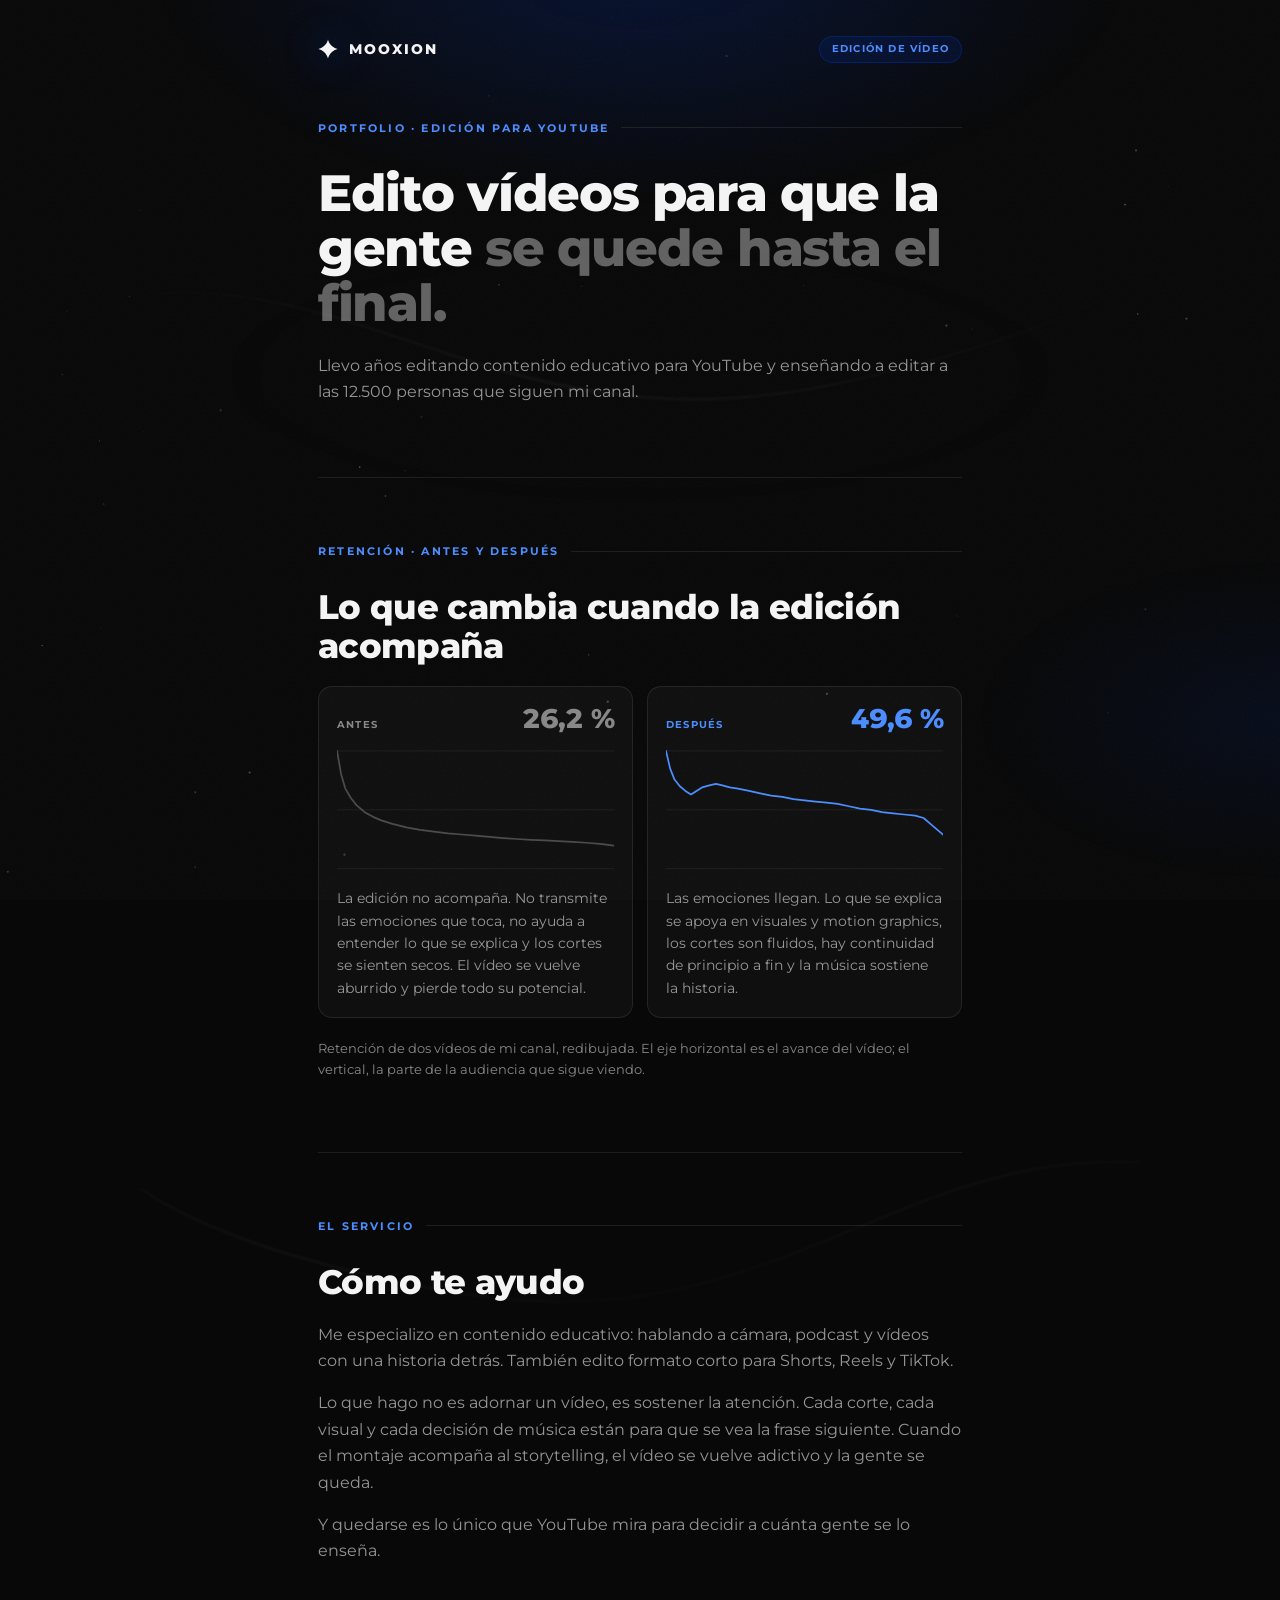
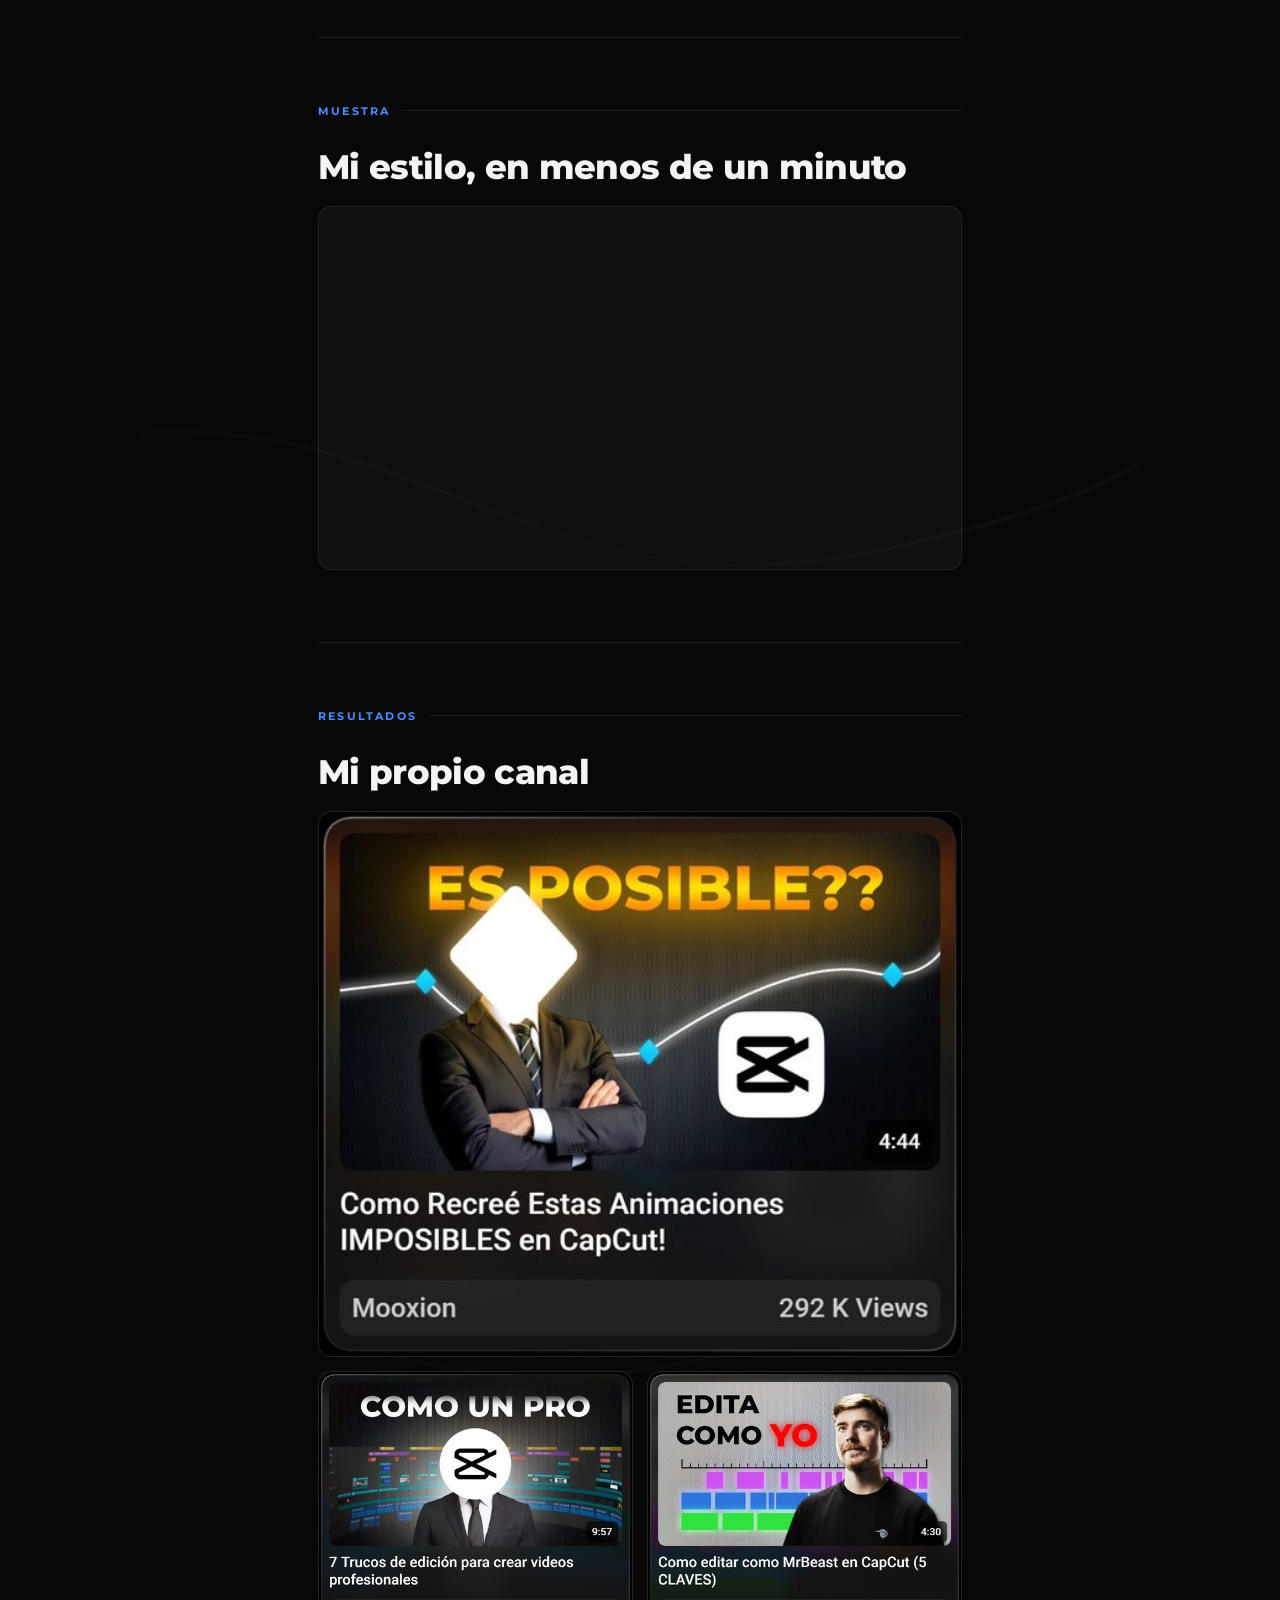
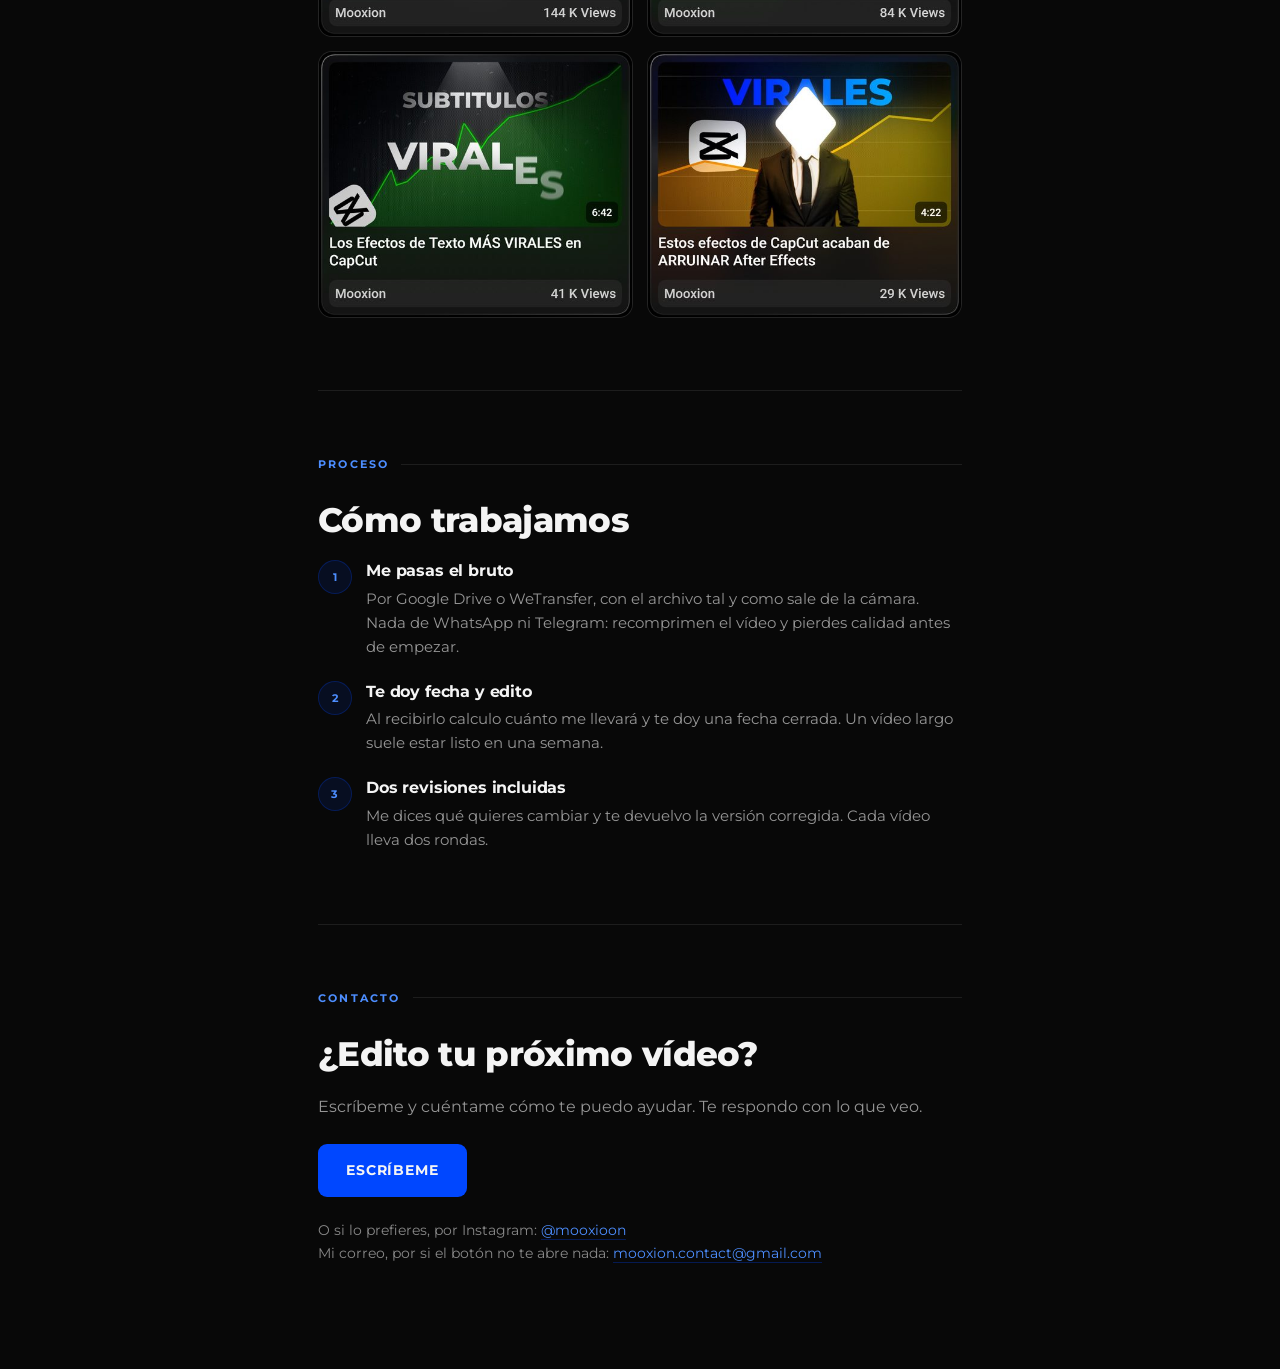
<file: portfolio/index.html>
<!DOCTYPE html>
<html lang="es">
<head>
<meta charset="utf-8">
<meta name="viewport" content="width=device-width, initial-scale=1">
<title>Mooxion — Edición de vídeo para YouTube</title>
<meta name="description" content="Edición de vídeo para canales educativos de YouTube. Hablando a cámara, podcast, formato corto. Editado para retención.">
<link rel="preconnect" href="https://fonts.googleapis.com">
<link rel="preconnect" href="https://fonts.gstatic.com" crossorigin>
<link href="https://fonts.googleapis.com/css2?family=Montserrat:wght@400;600;700;800&display=swap" rel="stylesheet">
<style>
:root{
  --bg:        #080808;
  --blue:      #0047FF;
  --blue-soft: #4D8EFF;
  --white:     #F4F4F4;
  --grey-dim:  #888888;
  --grey-line: rgba(244,244,244,0.09);
  --ease:      cubic-bezier(0.22, 1, 0.36, 1);
}
*{box-sizing:border-box}
html{-webkit-text-size-adjust:100%}
body{
  margin:0;
  background:var(--bg);
  color:var(--white);
  font-family:'Montserrat',sans-serif;
  font-size:16px;
  line-height:1.65;
  overflow-x:hidden;
  -webkit-font-smoothing:antialiased;
}

/* ============ ATMÓSFERA ============ */
.ambient{
  position:fixed; inset:0; z-index:0; pointer-events:none;
  background:
    radial-gradient(ellipse 55% 40% at 50% -5%, rgba(0,71,255,0.18) 0%, transparent 70%),
    radial-gradient(ellipse 40% 30% at 100% 80%, rgba(0,71,255,0.08) 0%, transparent 60%);
}
.grain{
  position:fixed; inset:0; z-index:1; pointer-events:none; opacity:0.035;
  background-image:url("data:image/svg+xml,%3Csvg xmlns='http://www.w3.org/2000/svg' width='120' height='120'%3E%3Cfilter id='n'%3E%3CfeTurbulence type='fractalNoise' baseFrequency='0.9' numOctaves='2' stitchTiles='stitch'/%3E%3C/filter%3E%3Crect width='100%25' height='100%25' filter='url(%23n)'/%3E%3C/svg%3E");
}
.fog{position:fixed; inset:0; z-index:1; pointer-events:none; overflow:hidden}
.fog-layer,.fog-layer-2{
  position:absolute; width:170%; height:75%; border-radius:50%;
  background:radial-gradient(ellipse at center, rgba(244,244,244,0.055) 0%, transparent 68%);
}
.fog-layer{top:4%; left:-35%; filter:blur(22px); opacity:0.11; animation:drift-a 26s ease-in-out infinite alternate}
.fog-layer-2{bottom:2%; right:-40%; filter:blur(18px); opacity:0.07; animation:drift-b 36s ease-in-out infinite alternate}
@keyframes drift-a{from{transform:translate3d(-4%,0,0) scale(1)}to{transform:translate3d(9%,-5%,0) scale(1.1)}}
@keyframes drift-b{from{transform:translate3d(5%,0,0) scale(1.05)}to{transform:translate3d(-8%,4%,0) scale(1)}}
#particles{position:fixed; inset:0; z-index:1; pointer-events:none}
.lines{
  position:absolute; top:0; left:50%; transform:translateX(-50%);
  width:min(100%,1000px); height:3400px; z-index:1; pointer-events:none;
  opacity:0.07; filter:blur(1.5px);
}

/* ============ LAYOUT ============ */
.wrap{position:relative; z-index:2; max-width:700px; margin:0 auto; padding:0 28px}
section{padding:64px 0 0}
.divider{width:100%; max-width:700px; height:1px; background:var(--grey-line); margin:72px auto 0}

/* ============ TIPOGRAFÍA ============ */
h1,h2,h3{margin:0; font-weight:800}
h1{font-size:clamp(2rem,5.5vw,3.2rem); letter-spacing:-0.025em; line-height:1.08}
h1 em{font-style:normal; color:rgba(244,244,244,0.38)}
h2{font-size:clamp(1.5rem,4vw,2.1rem); letter-spacing:-0.02em; line-height:1.15; margin-bottom:20px}
h3{font-size:16px; font-weight:700; letter-spacing:-0.01em; line-height:1.35}
p{margin:0 0 16px; color:rgba(244,244,244,0.6); font-size:16px}
p:last-child{margin-bottom:0}
.section-label{
  font-size:11px; font-weight:700; letter-spacing:0.2em;
  text-transform:uppercase; color:var(--blue-soft);
  margin-bottom:28px; display:flex; align-items:center; gap:12px;
}
.section-label::after{content:''; flex:1; height:1px; background:var(--grey-line)}

/* ============ HEADER ============ */
header{display:flex; align-items:center; gap:11px; padding:36px 0 0}
header .word{font-size:14px; font-weight:800; letter-spacing:0.14em; text-transform:uppercase; color:var(--white)}
.badge{
  margin-left:auto;
  font-size:10px; font-weight:700; letter-spacing:0.12em; text-transform:uppercase;
  color:var(--blue-soft); background:rgba(0,71,255,0.1);
  border:1px solid rgba(0,71,255,0.25); border-radius:20px; padding:4px 12px;
}
.logo-hero{
  filter:drop-shadow(0 0 18px rgba(0,71,255,0.7));
  animation:star-breathe 3.5s ease-in-out infinite;
  flex:0 0 20px;
}
@keyframes star-breathe{
  0%,100%{filter:drop-shadow(0 0 16px rgba(0,71,255,0.6))}
  50%{filter:drop-shadow(0 0 28px rgba(77,142,255,0.9)) drop-shadow(0 0 60px rgba(0,71,255,0.4))}
}

/* ============ HERO ============ */
.hero{padding:56px 0 0}
.hero .lead{margin-top:22px; font-size:16px; color:rgba(244,244,244,0.6)}

/* ============ CARDS ============ */
.card{
  background:rgba(244,244,244,0.03);
  border:1px solid var(--grey-line);
  border-radius:14px;
  overflow:hidden;
}

/* ============ RETENCIÓN ============ */
.curves{display:grid; grid-template-columns:1fr 1fr; gap:14px; margin-bottom:20px}
.curve{padding:18px}
.curve-head{display:flex; align-items:baseline; justify-content:space-between; gap:8px; margin-bottom:12px}
.curve-head h3{
  font-size:10px; font-weight:700; letter-spacing:0.12em;
  text-transform:uppercase; color:var(--grey-dim);
}
.curve--after .curve-head h3{color:var(--blue-soft)}
.pct{font-size:27px; font-weight:800; letter-spacing:-0.03em; font-variant-numeric:tabular-nums; line-height:1}
.curve--after .pct{color:var(--blue-soft)}
.curve--before .pct{color:var(--grey-dim)}
.curve svg.plot{display:block; width:100%; height:auto}
.curve p{font-size:14px; margin:12px 0 0; line-height:1.6}
.axis{stroke:var(--grey-line); stroke-width:1}
.trace{fill:none; stroke-width:2.5; stroke-linejoin:round; stroke-linecap:round}
.trace--after{stroke:var(--blue-soft)}
.trace--before{stroke:var(--grey-dim); opacity:.5}
.foot{font-size:13px; color:var(--grey-dim); line-height:1.6}

/* ============ REEL ============ */
.player{
  position:relative; aspect-ratio:16/9; width:100%;
  display:flex; align-items:center; justify-content:center;
  color:var(--grey-dim); font-size:12px; font-weight:700;
  letter-spacing:0.12em; text-transform:uppercase; text-align:center; padding:20px;
}
.player iframe,.player video{position:absolute; inset:0; width:100%; height:100%; border:0}

/* ============ MINIATURAS ============ */
.grid{display:grid; grid-template-columns:1fr 1fr; gap:14px}
.grid .card:first-child{grid-column:1 / -1}
.grid img{width:100%; height:auto; display:block}

/* ============ PROCESO ============ */
.steps{counter-reset:s; display:grid; gap:22px}
.step{counter-increment:s; display:grid; grid-template-columns:32px 1fr; gap:16px; align-items:start}
.step::before{
  content:counter(s);
  font-size:11px; font-weight:700; letter-spacing:0.06em; color:var(--blue-soft);
  background:rgba(0,71,255,0.1); border:1px solid rgba(0,71,255,0.25);
  border-radius:50%; width:32px; height:32px;
  display:flex; align-items:center; justify-content:center;
}
.step p{font-size:15px; margin:5px 0 0; line-height:1.6}

/* ============ CIERRE ============ */
.close{padding-bottom:104px}
.btn-primary{
  display:inline-block; margin-top:8px;
  background:var(--blue); color:var(--white);
  border:none; border-radius:9px; padding:15px 28px;
  font-family:'Montserrat',sans-serif; font-weight:700; font-size:14px;
  letter-spacing:0.06em; text-transform:uppercase; text-decoration:none;
  cursor:pointer;
  transition:background .2s, transform .15s, box-shadow .2s;
}
.btn-primary:hover{
  background:var(--blue-soft); transform:translateY(-1px);
  box-shadow:0 8px 22px -6px rgba(0,71,255,0.55);
}
.alt{margin-top:22px; font-size:14px; color:var(--grey-dim)}
.alt a{color:var(--blue-soft); text-decoration:none; border-bottom:1px solid rgba(0,71,255,0.3)}
.alt a:hover{color:var(--white)}
a:focus-visible,.btn-primary:focus-visible{outline:2px solid var(--blue-soft); outline-offset:3px}

/* ============ ENTRADAS ============ */
@keyframes fadeUp{from{opacity:0; transform:translateY(22px)} to{opacity:1; transform:translateY(0)}}
@keyframes fadeIn{from{opacity:0} to{opacity:1}}
.anim{animation:fadeUp .7s var(--ease) both}
.d1{animation-delay:.2s} .d2{animation-delay:.5s} .d3{animation-delay:.7s}
.d4{animation-delay:.9s} .d5{animation-delay:1.1s}
.reveal{opacity:0}
.reveal.in{animation:fadeUp .7s var(--ease) both}
.reveal.in .trace{stroke-dasharray:520; stroke-dashoffset:520; animation:draw 1.4s var(--ease) .3s forwards}
.reveal.in .trace--after{animation-delay:.65s}
@keyframes draw{to{stroke-dashoffset:0}}

@media (prefers-reduced-motion:reduce){
  *,*::before,*::after{animation:none !important; transition:none !important}
  .reveal{opacity:1}
  .trace{stroke-dashoffset:0 !important}
}

@media (max-width:640px){
  .curves{grid-template-columns:1fr}
  .grid{grid-template-columns:1fr}
  .grid .card:first-child{grid-column:auto}
  section{padding:52px 0 0}
  .divider{margin-top:56px}
}
</style>
</head>
<body>

<div class="ambient"></div>
<div class="grain"></div>
<div class="fog">
  <div class="fog-layer"></div>
  <div class="fog-layer-2"></div>
</div>
<canvas id="particles"></canvas>

<svg class="lines" viewBox="0 0 700 3400" preserveAspectRatio="none" aria-hidden="true">
  <defs>
    <linearGradient id="ln1" x1="0" y1="0" x2="1" y2="0">
      <stop offset="0%" stop-color="#F4F4F4" stop-opacity="0"/>
      <stop offset="45%" stop-color="#F4F4F4" stop-opacity="1"/>
      <stop offset="100%" stop-color="#F4F4F4" stop-opacity="0"/>
    </linearGradient>
    <linearGradient id="ln2" x1="0" y1="0" x2="1" y2="1">
      <stop offset="0%" stop-color="#F4F4F4" stop-opacity="0"/>
      <stop offset="52%" stop-color="#F4F4F4" stop-opacity="1"/>
      <stop offset="100%" stop-color="#F4F4F4" stop-opacity="0"/>
    </linearGradient>
    <linearGradient id="ln3" x1="1" y1="0" x2="0" y2="1">
      <stop offset="0%" stop-color="#F4F4F4" stop-opacity="0"/>
      <stop offset="50%" stop-color="#F4F4F4" stop-opacity="1"/>
      <stop offset="100%" stop-color="#F4F4F4" stop-opacity="0"/>
    </linearGradient>
  </defs>
  <path d="M -80 320 C 140 210, 230 470, 500 380 S 760 190, 780 120"
        stroke="url(#ln1)" stroke-width="2" fill="none" stroke-linecap="round"/>
  <path d="M 780 1180 C 540 1090, 470 1360, 210 1290 S -40 1120, -80 1040"
        stroke="url(#ln2)" stroke-width="1.6" fill="none" stroke-linecap="round"/>
  <path d="M -80 2050 C 180 1960, 260 2230, 520 2150 S 740 1980, 780 1930"
        stroke="url(#ln3)" stroke-width="2" fill="none" stroke-linecap="round"/>
  <path d="M 780 2880 C 560 2800, 430 3040, 190 2960 S -30 2830, -80 2790"
        stroke="url(#ln1)" stroke-width="1.6" fill="none" stroke-linecap="round"/>
</svg>

<div class="wrap">

  <header class="anim d1">
    <!-- Sustituye por tu logo real: <img src="img/logo.png" alt="" width="20" height="20"> -->
    <svg class="logo-hero" width="20" height="20" viewBox="0 0 100 100" aria-hidden="true">
      <path d="M50 2 C50 2,56 38,98 50 C56 62,50 98,50 98 C50 98,44 62,2 50 C44 38,50 2,50 2Z" fill="#F4F4F4"/>
    </svg>
    <span class="word">Mooxion</span>
    <span class="badge">Edición de vídeo</span>
  </header>

  <section class="hero">
    <p class="section-label anim d2">Portfolio · Edición para YouTube</p>
    <h1 class="anim d3">Edito vídeos para que la gente <em>se quede hasta el final.</em></h1>
    <p class="lead anim d4">Llevo años editando contenido educativo para YouTube y enseñando a editar a las 12.500 personas que siguen mi canal.</p>
  </section>

  <div class="divider"></div>

  <section class="reveal">
    <p class="section-label">Retención · Antes y después</p>
    <h2>Lo que cambia cuando la edición acompaña</h2>

    <div class="curves">
      <div class="card curve curve--before">
        <div class="curve-head">
          <h3>Antes</h3>
          <div class="pct">26,2&nbsp;%</div>
        </div>
        <svg class="plot" viewBox="0 0 400 190" role="img" aria-label="Curva de retención descendente: la audiencia cae de golpe en los primeros segundos y sigue bajando hasta cerca del 20 por ciento.">
          <line class="axis" x1="0" y1="10" x2="400" y2="10"></line>
          <line class="axis" x1="0" y1="95" x2="400" y2="95"></line>
          <line class="axis" x1="0" y1="180" x2="400" y2="180"></line>
          <path class="trace trace--before" d="M0.0 10.0 L6.0 44.0 L12.0 64.4 L20.0 78.0 L28.0 88.2 L40.0 98.4 L52.0 105.2 L64.0 110.3 L80.0 115.4 L100.0 120.5 L120.0 123.9 L140.0 126.5 L160.0 129.0 L180.0 130.7 L200.0 132.4 L220.0 134.1 L240.0 135.8 L260.0 137.2 L280.0 138.3 L300.0 139.2 L320.0 140.2 L340.0 141.2 L360.0 142.6 L380.0 144.3 L400.0 146.8"></path>
        </svg>
        <p>La edición no acompaña. No transmite las emociones que toca, no ayuda a entender lo que se explica y los cortes se sienten secos. El vídeo se vuelve aburrido y pierde todo su potencial.</p>
      </div>

      <div class="card curve curve--after">
        <div class="curve-head">
          <h3>Después</h3>
          <div class="pct">49,6&nbsp;%</div>
        </div>
        <svg class="plot" viewBox="0 0 400 190" role="img" aria-label="Curva de retención sostenida: la audiencia se recupera tras la entrada y baja despacio hasta cerca del 30 por ciento.">
          <line class="axis" x1="0" y1="10" x2="400" y2="10"></line>
          <line class="axis" x1="0" y1="95" x2="400" y2="95"></line>
          <line class="axis" x1="0" y1="180" x2="400" y2="180"></line>
          <path class="trace trace--after" d="M0.0 10.0 L6.0 35.5 L12.0 50.8 L20.0 61.0 L28.0 67.8 L36.0 72.9 L44.0 67.8 L52.0 62.7 L64.0 59.3 L72.0 57.6 L80.0 59.3 L92.0 62.7 L104.0 64.4 L120.0 67.8 L136.0 71.2 L152.0 74.6 L168.0 76.3 L184.0 79.7 L200.0 81.4 L216.0 83.1 L232.0 84.8 L248.0 86.5 L264.0 89.9 L280.0 93.3 L296.0 95.0 L312.0 98.4 L328.0 100.1 L344.0 101.8 L360.0 103.5 L372.0 106.9 L384.0 117.1 L392.0 123.9 L400.0 130.7"></path>
        </svg>
        <p>Las emociones llegan. Lo que se explica se apoya en visuales y motion graphics, los cortes son fluidos, hay continuidad de principio a fin y la música sostiene la historia.</p>
      </div>
    </div>

    <p class="foot">Retención de dos vídeos de mi canal, redibujada. El eje horizontal es el avance del vídeo; el vertical, la parte de la audiencia que sigue viendo.</p>
  </section>

  <div class="divider"></div>

  <section class="reveal">
    <p class="section-label">El servicio</p>
    <h2>Cómo te ayudo</h2>
    <p>Me especializo en contenido educativo: hablando a cámara, podcast y vídeos con una historia detrás. También edito formato corto para Shorts, Reels y TikTok.</p>
    <p>Lo que hago no es adornar un vídeo, es sostener la atención. Cada corte, cada visual y cada decisión de música están para que se vea la frase siguiente. Cuando el montaje acompaña al storytelling, el vídeo se vuelve adictivo y la gente se queda.</p>
    <p>Y quedarse es lo único que YouTube mira para decidir a cuánta gente se lo enseña.</p>
  </section>

  <div class="divider"></div>

  <section class="reveal">
    <p class="section-label">Muestra</p>
    <h2>Mi estilo, en menos de un minuto</h2>
    <div class="card">
      <div class="player">
        <iframe src="https://www.youtube-nocookie.com/embed/p4d5jT2ALyw?rel=0" title="Reel de Mooxion" loading="lazy" allow="accelerometer; autoplay; clipboard-write; encrypted-media; gyroscope; picture-in-picture; web-share" referrerpolicy="strict-origin-when-cross-origin" allowfullscreen></iframe>
      </div>
    </div>
  </section>

  <div class="divider"></div>

  <section class="reveal">
    <p class="section-label">Resultados</p>
    <h2>Mi propio canal</h2>
    <div class="grid">
      <div class="card"><img src="[data-uri]" alt="Como Recreé Estas Animaciones IMPOSIBLES en CapCut — 292 K visitas"></div>
      <div class="card"><img src="[data-uri]" alt="7 Trucos de edición para crear vídeos profesionales — 144 K visitas"></div>
      <div class="card"><img src="[data-uri]" alt="Como editar como MrBeast en CapCut — 84 K visitas"></div>
      <div class="card"><img src="[data-uri]" alt="Los Efectos de Texto MÁS VIRALES en CapCut — 41 K visitas"></div>
      <div class="card"><img src="[data-uri]" alt="Estos efectos de CapCut acaban de ARRUINAR After Effects — 29 K visitas"></div>
    </div>
  </section>

  <div class="divider"></div>

  <section class="reveal">
    <p class="section-label">Proceso</p>
    <h2>Cómo trabajamos</h2>
    <div class="steps">
      <div class="step">
        <div>
          <h3>Me pasas el bruto</h3>
          <p>Por Google Drive o WeTransfer, con el archivo tal y como sale de la cámara. Nada de WhatsApp ni Telegram: recomprimen el vídeo y pierdes calidad antes de empezar.</p>
        </div>
      </div>
      <div class="step">
        <div>
          <h3>Te doy fecha y edito</h3>
          <p>Al recibirlo calculo cuánto me llevará y te doy una fecha cerrada. Un vídeo largo suele estar listo en una semana.</p>
        </div>
      </div>
      <div class="step">
        <div>
          <h3>Dos revisiones incluidas</h3>
          <p>Me dices qué quieres cambiar y te devuelvo la versión corregida. Cada vídeo lleva dos rondas.</p>
        </div>
      </div>
    </div>
  </section>

  <div class="divider"></div>

  <section class="close reveal">
    <p class="section-label">Contacto</p>
    <h2>¿Edito tu próximo vídeo?</h2>
    <p>Escríbeme y cuéntame cómo te puedo ayudar. Te respondo con lo que veo.</p>
    <a class="btn-primary" href="mailto:mooxion.contact@gmail.com?subject=Me%20interesa%20que%20edites%20mis%20v%C3%ADdeos&body=Hola%20Mooxion%2C%0A%0AMe%20interesa%20tu%20servicio%20de%20edici%C3%B3n%20de%20v%C3%ADdeo.%0A%0AMi%20canal%3A%20%0ATipo%20de%20contenido%3A%20%0AV%C3%ADdeos%20que%20publico%20al%20mes%3A%20%0A%0AUn%20saludo%2C%0A">Escríbeme</a>
    <p class="alt">O si lo prefieres, por Instagram: <a href="https://instagram.com/mooxioon/" target="_blank" rel="noopener">@mooxioon</a><br>
    Mi correo, por si el botón no te abre nada: <a href="mailto:mooxion.contact@gmail.com">mooxion.contact@gmail.com</a></p>
  </section>

</div>

<script>
(function(){
  var reduce = window.matchMedia('(prefers-reduced-motion: reduce)').matches;

  /* ---- Partículas ---- */
  var c = document.getElementById('particles');
  if (c && !reduce) {
    var ctx = c.getContext('2d'), dpr = Math.min(window.devicePixelRatio || 1, 2), P = [];
    function size(){
      c.width = innerWidth * dpr; c.height = innerHeight * dpr;
      c.style.width = innerWidth + 'px'; c.style.height = innerHeight + 'px';
      ctx.setTransform(dpr,0,0,dpr,0,0);
    }
    function spawn(y){
      return {
        x: Math.random() * innerWidth,
        y: y === undefined ? Math.random() * innerHeight : y,
        r: 0.2 + Math.random() * 1.1,
        o: 0.05 + Math.random() * 0.30,
        v: 0.10 + Math.random() * 0.30
      };
    }
    size();
    for (var i = 0; i < 50; i++) P.push(spawn());
    addEventListener('resize', size);
    (function loop(){
      ctx.clearRect(0, 0, innerWidth, innerHeight);
      for (var i = 0; i < P.length; i++) {
        var p = P[i];
        p.y -= p.v;
        var fade = p.y < innerHeight * 0.18 ? Math.max(p.y / (innerHeight * 0.18), 0) : 1;
        if (p.y < -8) P[i] = spawn(innerHeight + 8);
        ctx.beginPath();
        ctx.arc(p.x, p.y, p.r, 0, 6.2832);
        ctx.fillStyle = 'rgba(244,244,244,' + (p.o * fade).toFixed(3) + ')';
        ctx.fill();
      }
      requestAnimationFrame(loop);
    })();
  }

  /* ---- Entradas al hacer scroll ---- */
  var items = document.querySelectorAll('.reveal');
  if (reduce || !('IntersectionObserver' in window)) {
    for (var j = 0; j < items.length; j++) items[j].classList.add('in');
    return;
  }
  var io = new IntersectionObserver(function(entries){
    entries.forEach(function(e){
      if (e.isIntersecting) { e.target.classList.add('in'); io.unobserve(e.target); }
    });
  }, { rootMargin: '0px 0px -12% 0px', threshold: 0.06 });
  for (var k = 0; k < items.length; k++) io.observe(items[k]);
})();
</script>

</body>
</html>
</file>
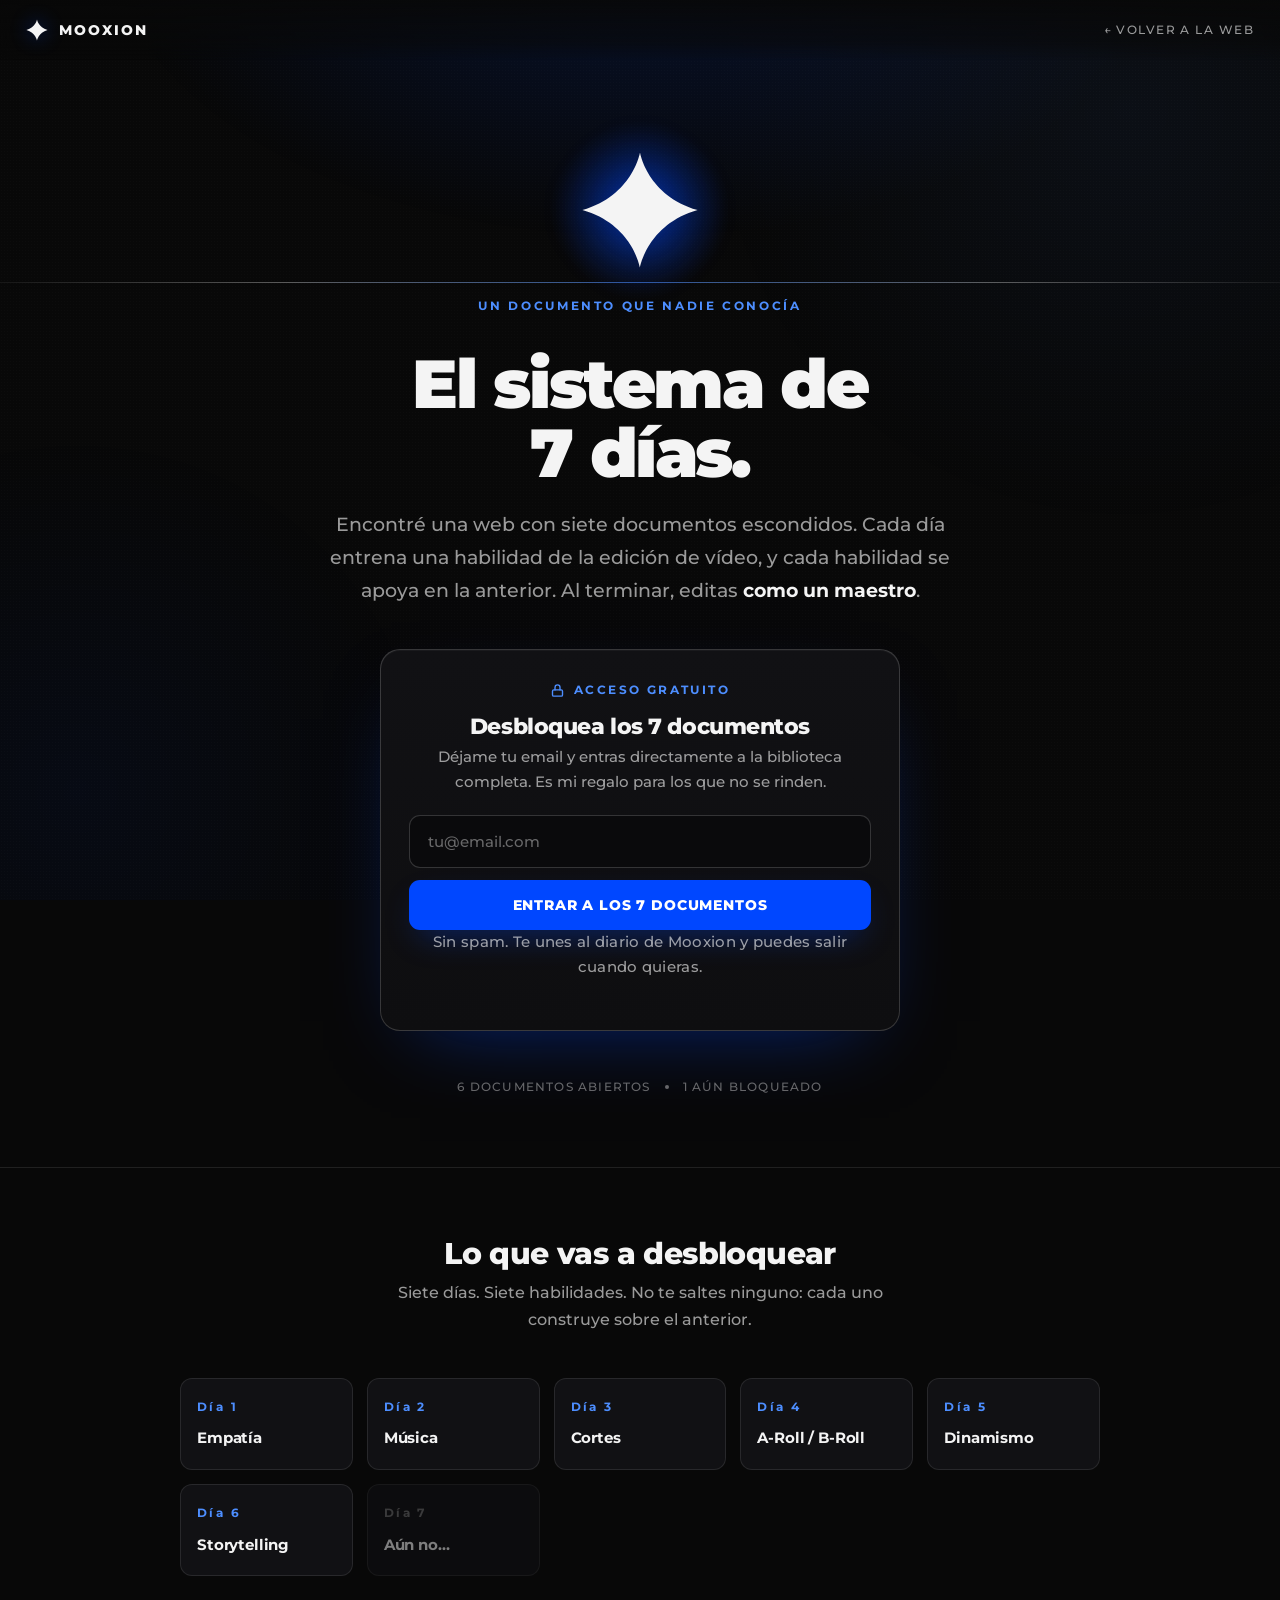
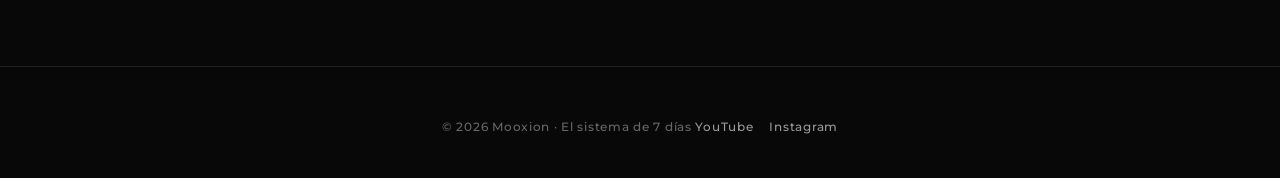
<file: sistema-7-dias/index.html>
<!DOCTYPE html>
<html lang="es">
<head>
<meta charset="UTF-8">
<meta name="viewport" content="width=device-width, initial-scale=1.0">
<title>El Sistema de 7 Días — Mooxion</title>
<meta name="description" content="Un documento que nadie conocía. Siete días para convertirte en un maestro de la edición de vídeo. Suscríbete y desbloquéalo gratis.">
<link rel="icon" href="data:image/svg+xml,%3Csvg xmlns='http://www.w3.org/2000/svg' viewBox='0 0 100 100'%3E%3Cpath d='M50 2 C50 2,56 38,98 50 C56 62,50 98,50 98 C50 98,44 62,2 50 C44 38,50 2,50 2Z' fill='%23F4F4F4'/%3E%3C/svg%3E">
<link rel="stylesheet" href="assets/style.css">
<meta property="og:title" content="El Sistema de 7 Días — Mooxion">
<meta property="og:description" content="Siete documentos que nadie conocía. Conviértete en un maestro de la edición de vídeo.">
<meta property="og:type" content="website">
</head>
<body>
<div class="bg-aura"></div>
<div class="bg-grain"></div>

<header class="topbar">
  <a class="brand" href="https://www.mooxion.com">
    <svg class="star" viewBox="0 0 100 100" xmlns="http://www.w3.org/2000/svg"><path d="M50 2 C50 2,56 38,98 50 C56 62,50 98,50 98 C50 98,44 62,2 50 C44 38,50 2,50 2Z" fill="#F4F4F4"/></svg>
    <span>Mooxion</span>
  </a>
  <a class="back" href="https://www.mooxion.com">← Volver a la web</a>
</header>

<main>
  <section class="hero">
    <div class="horizon"></div>

    <div class="hero-star fade">
      <div class="glow"></div>
      <svg viewBox="0 0 100 100" xmlns="http://www.w3.org/2000/svg"><path d="M50 2 C50 2,56 38,98 50 C56 62,50 98,50 98 C50 98,44 62,2 50 C44 38,50 2,50 2Z" fill="#F4F4F4"/></svg>
    </div>

    <p class="kicker fade d1">Un documento que nadie conocía</p>
    <h1 class="display fade d1">El sistema de <br>7 días.</h1>
    <p class="lead fade d2">Encontré una web con siete documentos escondidos. Cada día entrena una habilidad de la edición de vídeo, y cada habilidad se apoya en la anterior. Al terminar, editas <strong>como un maestro</strong>.</p>

    <div class="gate-card fade d3">
      <div class="lock">
        <svg width="15" height="15" viewBox="0 0 24 24" fill="none" stroke="currentColor" stroke-width="2.2" stroke-linecap="round" stroke-linejoin="round"><rect x="4" y="11" width="16" height="10" rx="2"/><path d="M8 11V7a4 4 0 0 1 8 0v4"/></svg>
        Acceso gratuito
      </div>
      <h2>Desbloquea los 7 documentos</h2>
      <p>Déjame tu email y entras directamente a la biblioteca completa. Es mi regalo para los que no se rinden.</p>

      <form id="mx-form" class="ck-form" novalidate>
        <input id="mx-email" type="email" name="email_address" placeholder="tu@email.com" required autocomplete="email" aria-label="Tu email">
        <button id="mx-submit" type="submit" class="btn">Entrar a los 7 documentos</button>
      </form>

      <p id="mx-msg" class="form-msg" role="status" aria-live="polite"></p>
      <p class="gate-note">Sin spam. Te unes al diario de Mooxion y puedes salir cuando quieras.</p>
    </div>

    <div class="hero-foot fade d4">
      <span>6 documentos abiertos</span>
      <span class="dot"></span>
      <span>1 aún bloqueado</span>
    </div>
  </section>

  <section class="gate-strip">
    <div class="wide">
      <h3>Lo que vas a desbloquear</h3>
      <p class="sub">Siete días. Siete habilidades. No te saltes ninguno: cada uno construye sobre el anterior.</p>
      <div class="mini-days">
        <div class="mini-day"><div class="n">Día 1</div><div class="t">Empatía</div></div>
        <div class="mini-day"><div class="n">Día 2</div><div class="t">Música</div></div>
        <div class="mini-day"><div class="n">Día 3</div><div class="t">Cortes</div></div>
        <div class="mini-day"><div class="n">Día 4</div><div class="t">A-Roll / B-Roll</div></div>
        <div class="mini-day"><div class="n">Día 5</div><div class="t">Dinamismo</div></div>
        <div class="mini-day"><div class="n">Día 6</div><div class="t">Storytelling</div></div>
        <div class="mini-day locked"><div class="n">Día 7</div><div class="t">Aún no…</div></div>
      </div>
    </div>
  </section>
</main>

<footer class="site-foot">
  © 2026 Mooxion · El sistema de 7 días
  <div class="fl">
    <a href="https://www.youtube.com/@Mooxion" target="_blank" rel="noopener">YouTube</a>
    <a href="https://www.instagram.com/mooxioon/" target="_blank" rel="noopener">Instagram</a>
  </div>
</footer>

<script>
(function () {
  var KIT_ENDPOINT = 'https://app.kit.com/forms/9731252/subscriptions';
  var DESTINO = (location.protocol === 'file:') ? 'documentos/index.html' : 'documentos/';

  var form = document.getElementById('mx-form');
  var email = document.getElementById('mx-email');
  var boton = document.getElementById('mx-submit');
  var msg = document.getElementById('mx-msg');

  function aviso(texto, tipo) {
    msg.textContent = texto;
    msg.className = 'form-msg ' + (tipo || '');
  }

  function entrar() {
    try { localStorage.setItem('mx7d', '1'); } catch (e) {}
    window.location.href = DESTINO;
  }

  form.addEventListener('submit', function (e) {
    e.preventDefault();

    var valor = (email.value || '').trim();
    if (!valor || valor.indexOf('@') < 1 || valor.indexOf('.') < 0) {
      aviso('Escribe un email válido para poder entrar.', 'err');
      email.focus();
      return;
    }

    boton.disabled = true;
    boton.textContent = 'Abriendo…';
    aviso('');

    var datos = new FormData();
    datos.append('email_address', valor);

    var fallo = setTimeout(entrar, 6000);

    fetch(KIT_ENDPOINT, {
      method: 'POST',
      body: datos,
      headers: { 'Accept': 'application/json' }
    }).then(function () {
      clearTimeout(fallo);
      aviso('¡Dentro! Abriendo la biblioteca…', 'ok');
      setTimeout(entrar, 500);
    }).catch(function () {
      clearTimeout(fallo);
      entrar();
    });
  });
})();
</script>
</body>
</html>
</file>
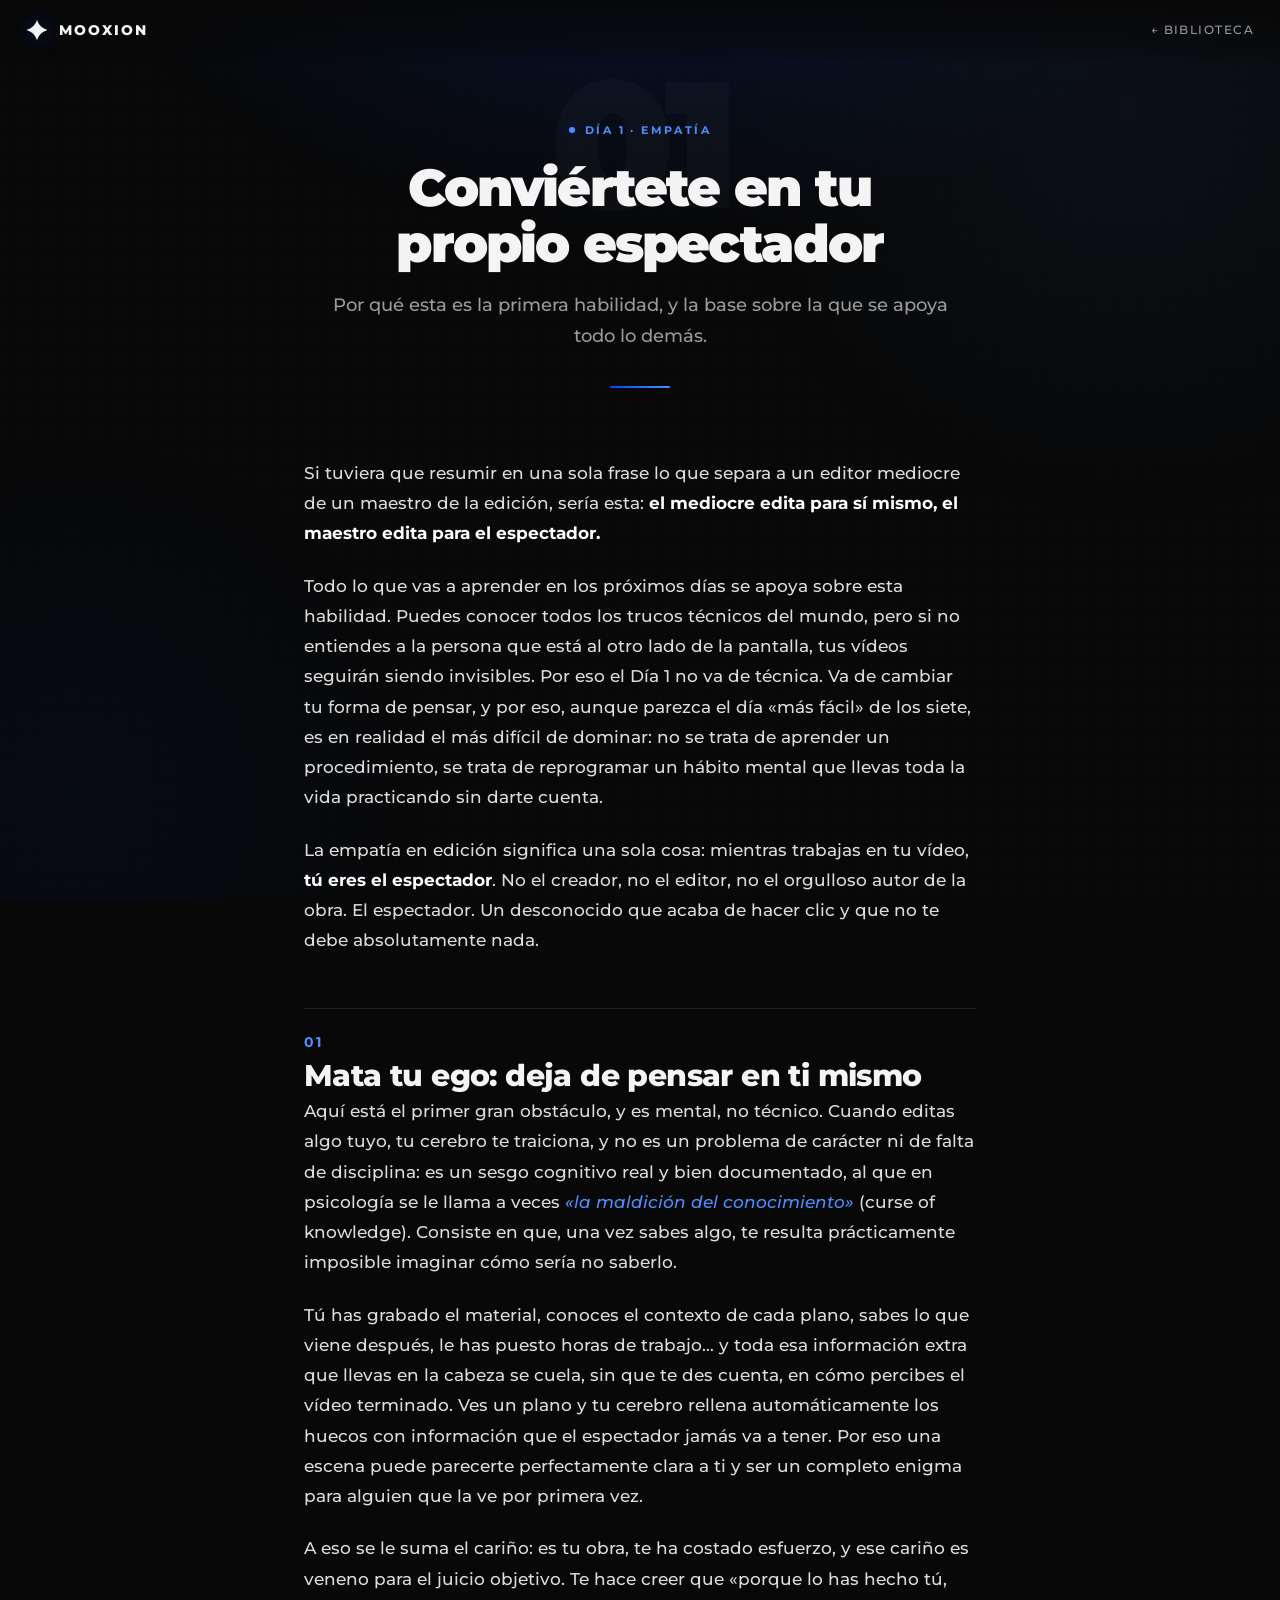
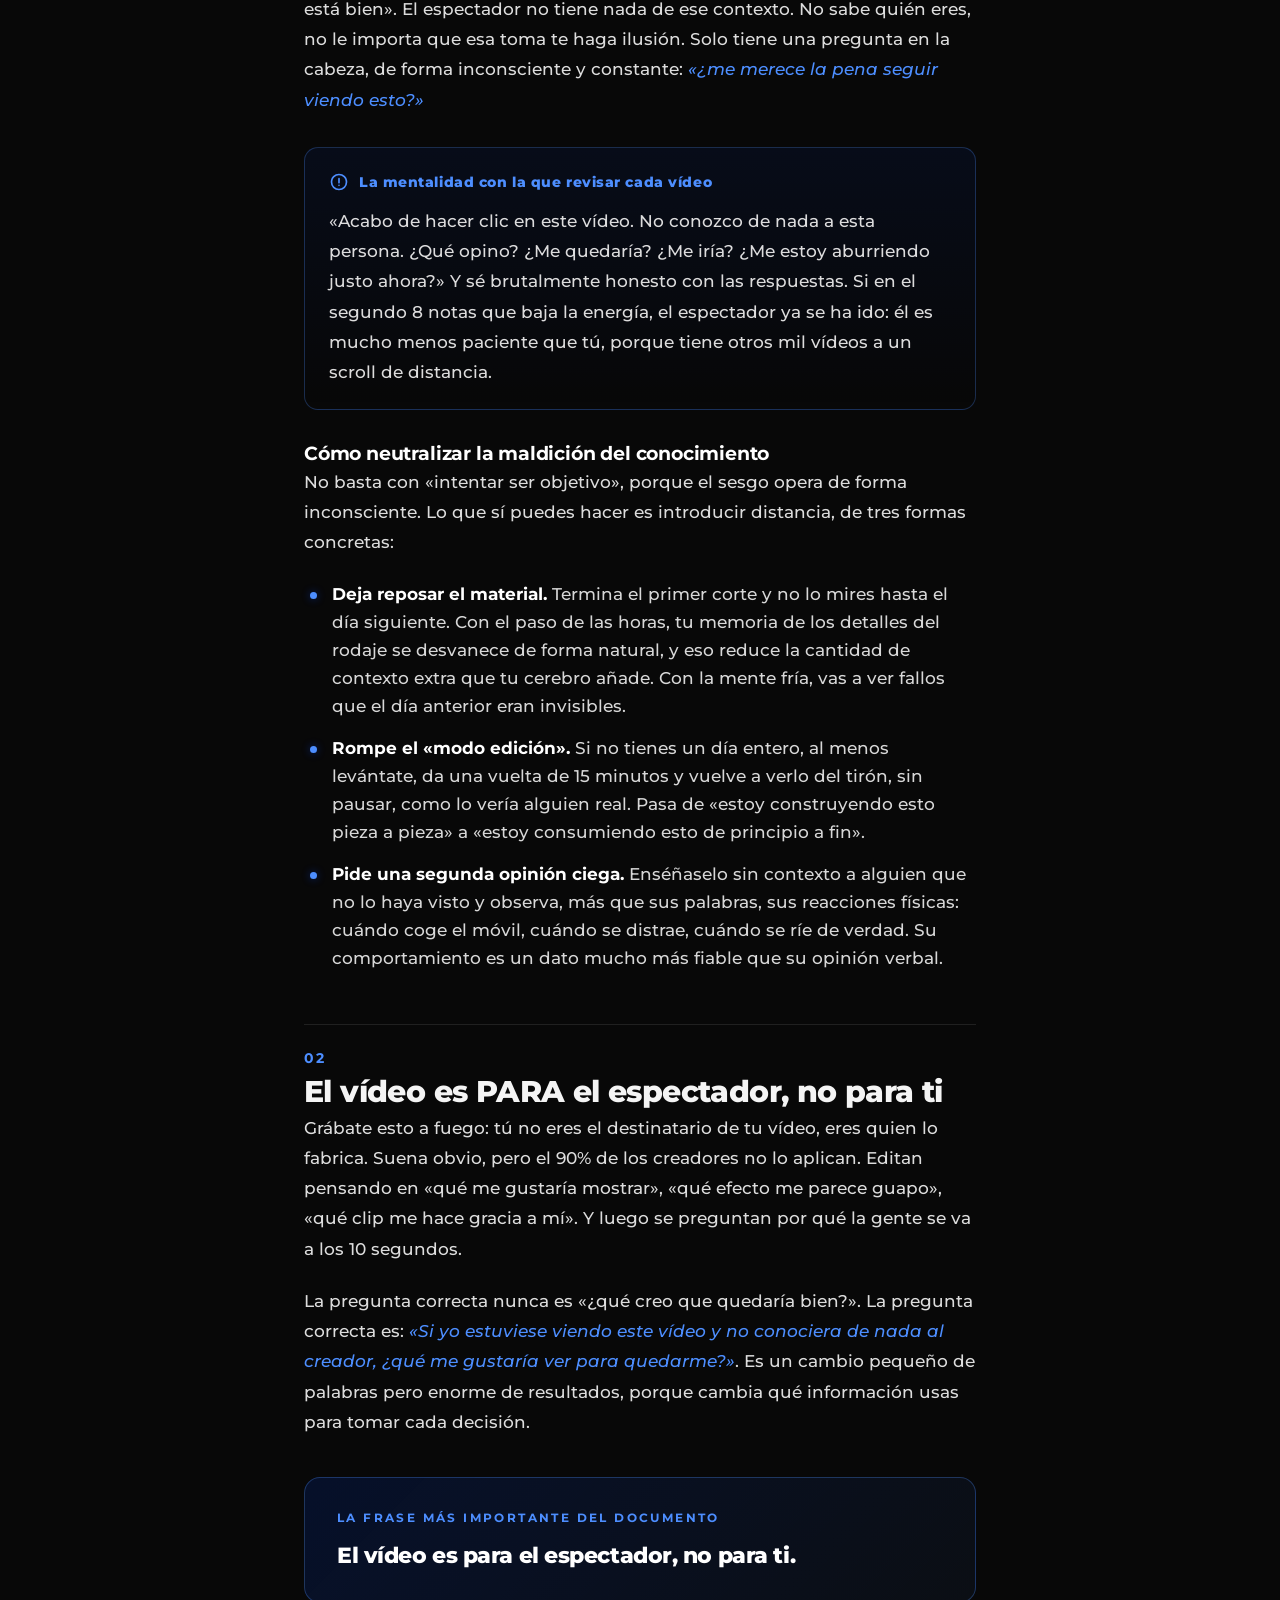
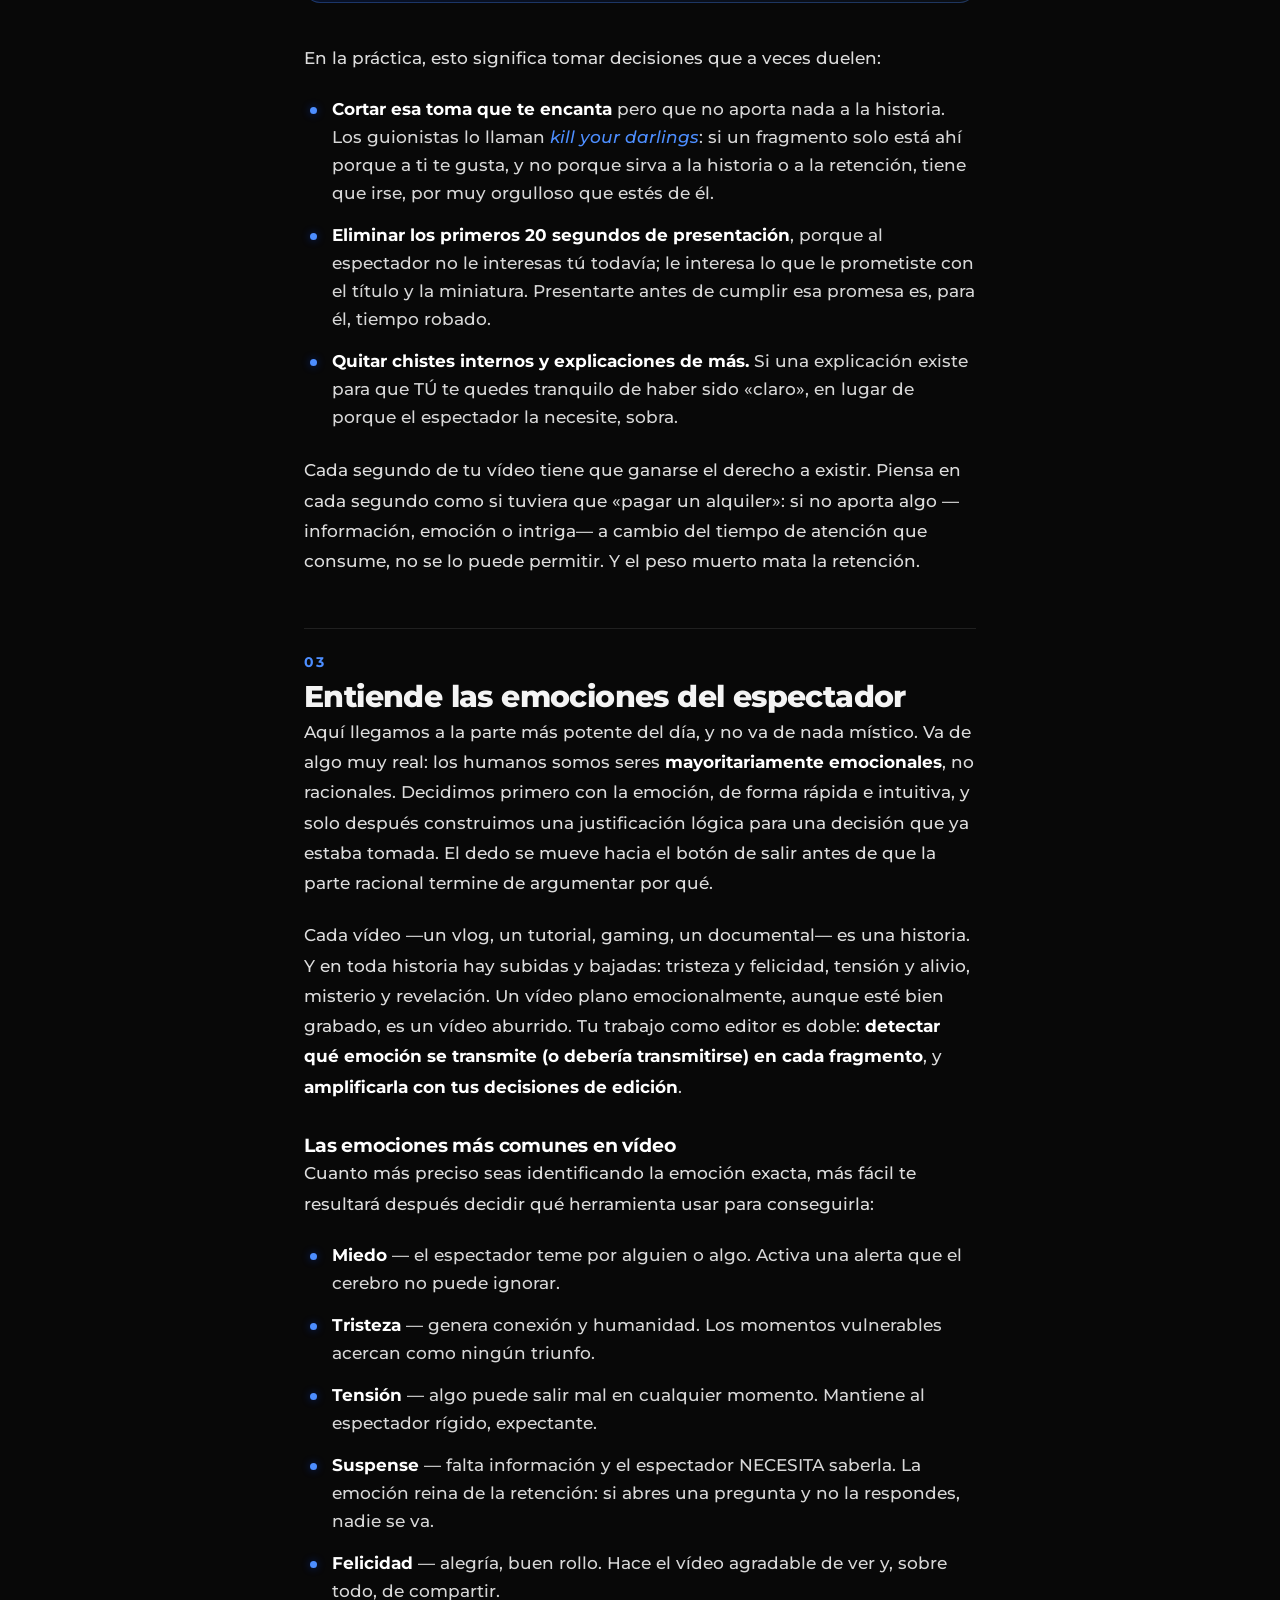
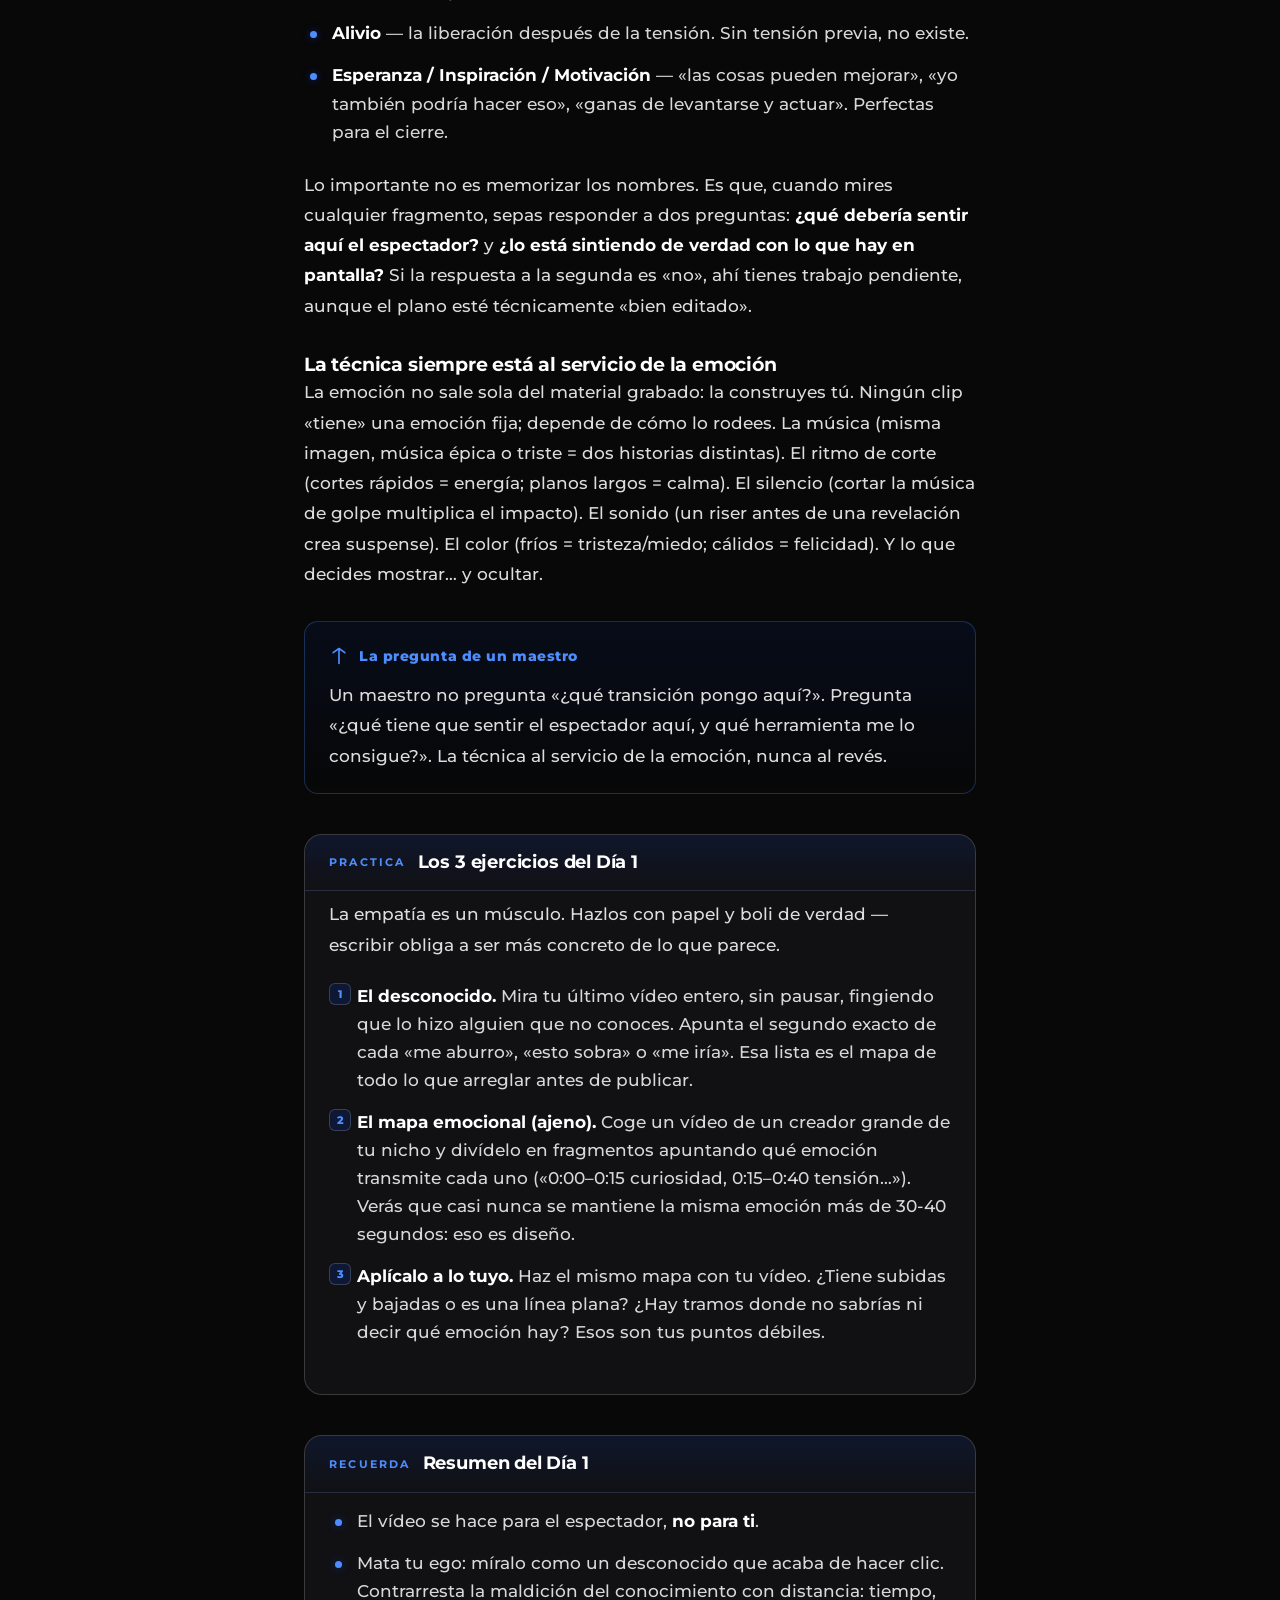
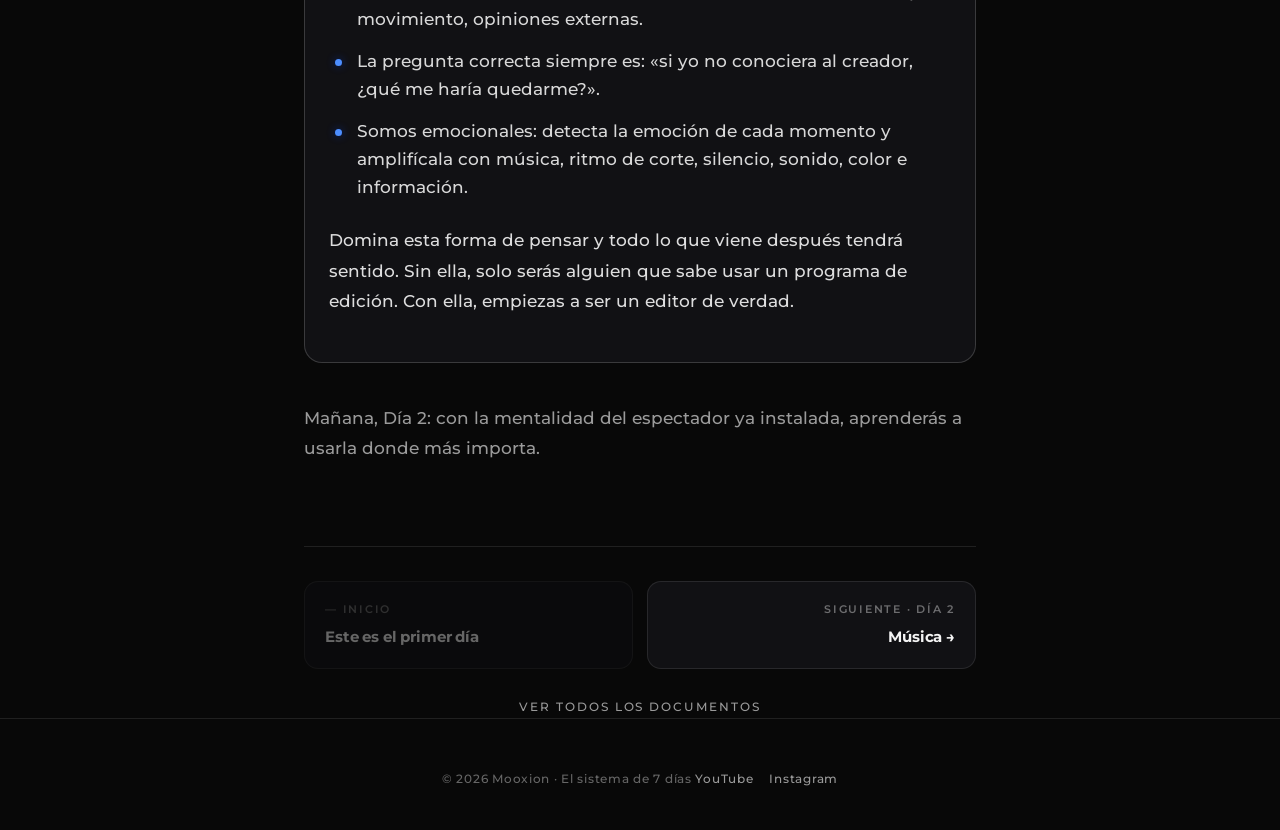
<file: sistema-7-dias/documento-1/index.html>
<!DOCTYPE html>
<html lang="es">
<head>
<meta charset="UTF-8">
<meta name="viewport" content="width=device-width, initial-scale=1.0">
<title>Día 1 · Empatía — El Sistema de 7 Días</title>
<meta name="description" content="Conviértete en tu propio espectador. La primera habilidad y la base de todo lo demás.">
<meta name="robots" content="noindex">
<link rel="icon" href="data:image/svg+xml,%3Csvg xmlns='http://www.w3.org/2000/svg' viewBox='0 0 100 100'%3E%3Cpath d='M50 2 C50 2,56 38,98 50 C56 62,50 98,50 98 C50 98,44 62,2 50 C44 38,50 2,50 2Z' fill='%23F4F4F4'/%3E%3C/svg%3E">
<link rel="stylesheet" href="../assets/style.css">
</head>
<body>
<div class="bg-aura"></div>
<div class="bg-grain"></div>

<header class="topbar">
  <a class="brand" href="https://www.mooxion.com">
    <svg class="star" viewBox="0 0 100 100" xmlns="http://www.w3.org/2000/svg"><path d="M50 2 C50 2,56 38,98 50 C56 62,50 98,50 98 C50 98,44 62,2 50 C44 38,50 2,50 2Z" fill="#F4F4F4"/></svg>
    <span>Mooxion</span>
  </a>
  <a class="back" href="../documentos/index.html">← Biblioteca</a>
</header>

<main>
  <section class="doc-hero">
    <div class="num-ghost">01</div>
    <div class="daytag"><span class="pip"></span>Día 1 · Empatía</div>
    <h1>Conviértete en tu propio espectador</h1>
    <p class="subtitle">Por qué esta es la primera habilidad, y la base sobre la que se apoya todo lo demás.</p>
    <div class="doc-divider"></div>
  </section>

  <article class="doc-body">
    <p>Si tuviera que resumir en una sola frase lo que separa a un editor mediocre de un maestro de la edición, sería esta: <strong>el mediocre edita para sí mismo, el maestro edita para el espectador.</strong></p>

    <p>Todo lo que vas a aprender en los próximos días se apoya sobre esta habilidad. Puedes conocer todos los trucos técnicos del mundo, pero si no entiendes a la persona que está al otro lado de la pantalla, tus vídeos seguirán siendo invisibles. Por eso el Día 1 no va de técnica. Va de cambiar tu forma de pensar, y por eso, aunque parezca el día «más fácil» de los siete, es en realidad el más difícil de dominar: no se trata de aprender un procedimiento, se trata de reprogramar un hábito mental que llevas toda la vida practicando sin darte cuenta.</p>

    <p>La empatía en edición significa una sola cosa: mientras trabajas en tu vídeo, <strong>tú eres el espectador</strong>. No el creador, no el editor, no el orgulloso autor de la obra. El espectador. Un desconocido que acaba de hacer clic y que no te debe absolutamente nada.</p>

    <h2><span class="h-index">01</span>Mata tu ego: deja de pensar en ti mismo</h2>
    <p>Aquí está el primer gran obstáculo, y es mental, no técnico. Cuando editas algo tuyo, tu cerebro te traiciona, y no es un problema de carácter ni de falta de disciplina: es un sesgo cognitivo real y bien documentado, al que en psicología se le llama a veces <em>«la maldición del conocimiento»</em> (curse of knowledge). Consiste en que, una vez sabes algo, te resulta prácticamente imposible imaginar cómo sería no saberlo.</p>
    <p>Tú has grabado el material, conoces el contexto de cada plano, sabes lo que viene después, le has puesto horas de trabajo… y toda esa información extra que llevas en la cabeza se cuela, sin que te des cuenta, en cómo percibes el vídeo terminado. Ves un plano y tu cerebro rellena automáticamente los huecos con información que el espectador jamás va a tener. Por eso una escena puede parecerte perfectamente clara a ti y ser un completo enigma para alguien que la ve por primera vez.</p>
    <p>A eso se le suma el cariño: es tu obra, te ha costado esfuerzo, y ese cariño es veneno para el juicio objetivo. Te hace creer que «porque lo has hecho tú, está bien». El espectador no tiene nada de ese contexto. No sabe quién eres, no le importa que esa toma te haga ilusión. Solo tiene una pregunta en la cabeza, de forma inconsciente y constante: <em>«¿me merece la pena seguir viendo esto?»</em></p>

    <div class="callout tip">
      <div class="c-title"><svg class="c-icon" viewBox="0 0 24 24" fill="none" stroke="currentColor" stroke-width="2" stroke-linecap="round" stroke-linejoin="round"><circle cx="12" cy="12" r="9"/><path d="M12 8v5M12 16h.01"/></svg>La mentalidad con la que revisar cada vídeo</div>
      <p>«Acabo de hacer clic en este vídeo. No conozco de nada a esta persona. ¿Qué opino? ¿Me quedaría? ¿Me iría? ¿Me estoy aburriendo justo ahora?» Y sé brutalmente honesto con las respuestas. Si en el segundo 8 notas que baja la energía, el espectador ya se ha ido: él es mucho menos paciente que tú, porque tiene otros mil vídeos a un scroll de distancia.</p>
    </div>

    <h3>Cómo neutralizar la maldición del conocimiento</h3>
    <p>No basta con «intentar ser objetivo», porque el sesgo opera de forma inconsciente. Lo que sí puedes hacer es introducir distancia, de tres formas concretas:</p>
    <ul>
      <li><strong>Deja reposar el material.</strong> Termina el primer corte y no lo mires hasta el día siguiente. Con el paso de las horas, tu memoria de los detalles del rodaje se desvanece de forma natural, y eso reduce la cantidad de contexto extra que tu cerebro añade. Con la mente fría, vas a ver fallos que el día anterior eran invisibles.</li>
      <li><strong>Rompe el «modo edición».</strong> Si no tienes un día entero, al menos levántate, da una vuelta de 15 minutos y vuelve a verlo del tirón, sin pausar, como lo vería alguien real. Pasa de «estoy construyendo esto pieza a pieza» a «estoy consumiendo esto de principio a fin».</li>
      <li><strong>Pide una segunda opinión ciega.</strong> Enséñaselo sin contexto a alguien que no lo haya visto y observa, más que sus palabras, sus reacciones físicas: cuándo coge el móvil, cuándo se distrae, cuándo se ríe de verdad. Su comportamiento es un dato mucho más fiable que su opinión verbal.</li>
    </ul>

    <h2><span class="h-index">02</span>El vídeo es PARA el espectador, no para ti</h2>
    <p>Grábate esto a fuego: tú no eres el destinatario de tu vídeo, eres quien lo fabrica. Suena obvio, pero el 90% de los creadores no lo aplican. Editan pensando en «qué me gustaría mostrar», «qué efecto me parece guapo», «qué clip me hace gracia a mí». Y luego se preguntan por qué la gente se va a los 10 segundos.</p>
    <p>La pregunta correcta nunca es «¿qué creo que quedaría bien?». La pregunta correcta es: <em>«Si yo estuviese viendo este vídeo y no conociera de nada al creador, ¿qué me gustaría ver para quedarme?»</em>. Es un cambio pequeño de palabras pero enorme de resultados, porque cambia qué información usas para tomar cada decisión.</p>

    <div class="pullquote">
      <div class="mark">La frase más importante del documento</div>
      <p>El vídeo es para el espectador, no para ti.</p>
    </div>

    <p>En la práctica, esto significa tomar decisiones que a veces duelen:</p>
    <ul>
      <li><strong>Cortar esa toma que te encanta</strong> pero que no aporta nada a la historia. Los guionistas lo llaman <em>kill your darlings</em>: si un fragmento solo está ahí porque a ti te gusta, y no porque sirva a la historia o a la retención, tiene que irse, por muy orgulloso que estés de él.</li>
      <li><strong>Eliminar los primeros 20 segundos de presentación</strong>, porque al espectador no le interesas tú todavía; le interesa lo que le prometiste con el título y la miniatura. Presentarte antes de cumplir esa promesa es, para él, tiempo robado.</li>
      <li><strong>Quitar chistes internos y explicaciones de más.</strong> Si una explicación existe para que TÚ te quedes tranquilo de haber sido «claro», en lugar de porque el espectador la necesite, sobra.</li>
    </ul>
    <p>Cada segundo de tu vídeo tiene que ganarse el derecho a existir. Piensa en cada segundo como si tuviera que «pagar un alquiler»: si no aporta algo —información, emoción o intriga— a cambio del tiempo de atención que consume, no se lo puede permitir. Y el peso muerto mata la retención.</p>

    <h2><span class="h-index">03</span>Entiende las emociones del espectador</h2>
    <p>Aquí llegamos a la parte más potente del día, y no va de nada místico. Va de algo muy real: los humanos somos seres <strong>mayoritariamente emocionales</strong>, no racionales. Decidimos primero con la emoción, de forma rápida e intuitiva, y solo después construimos una justificación lógica para una decisión que ya estaba tomada. El dedo se mueve hacia el botón de salir antes de que la parte racional termine de argumentar por qué.</p>
    <p>Cada vídeo —un vlog, un tutorial, gaming, un documental— es una historia. Y en toda historia hay subidas y bajadas: tristeza y felicidad, tensión y alivio, misterio y revelación. Un vídeo plano emocionalmente, aunque esté bien grabado, es un vídeo aburrido. Tu trabajo como editor es doble: <strong>detectar qué emoción se transmite (o debería transmitirse) en cada fragmento</strong>, y <strong>amplificarla con tus decisiones de edición</strong>.</p>

    <h3>Las emociones más comunes en vídeo</h3>
    <p>Cuanto más preciso seas identificando la emoción exacta, más fácil te resultará después decidir qué herramienta usar para conseguirla:</p>
    <ul>
      <li><strong>Miedo</strong> — el espectador teme por alguien o algo. Activa una alerta que el cerebro no puede ignorar.</li>
      <li><strong>Tristeza</strong> — genera conexión y humanidad. Los momentos vulnerables acercan como ningún triunfo.</li>
      <li><strong>Tensión</strong> — algo puede salir mal en cualquier momento. Mantiene al espectador rígido, expectante.</li>
      <li><strong>Suspense</strong> — falta información y el espectador NECESITA saberla. La emoción reina de la retención: si abres una pregunta y no la respondes, nadie se va.</li>
      <li><strong>Felicidad</strong> — alegría, buen rollo. Hace el vídeo agradable de ver y, sobre todo, de compartir.</li>
      <li><strong>Alivio</strong> — la liberación después de la tensión. Sin tensión previa, no existe.</li>
      <li><strong>Esperanza / Inspiración / Motivación</strong> — «las cosas pueden mejorar», «yo también podría hacer eso», «ganas de levantarse y actuar». Perfectas para el cierre.</li>
    </ul>
    <p>Lo importante no es memorizar los nombres. Es que, cuando mires cualquier fragmento, sepas responder a dos preguntas: <strong>¿qué debería sentir aquí el espectador?</strong> y <strong>¿lo está sintiendo de verdad con lo que hay en pantalla?</strong> Si la respuesta a la segunda es «no», ahí tienes trabajo pendiente, aunque el plano esté técnicamente «bien editado».</p>

    <h3>La técnica siempre está al servicio de la emoción</h3>
    <p>La emoción no sale sola del material grabado: la construyes tú. Ningún clip «tiene» una emoción fija; depende de cómo lo rodees. La música (misma imagen, música épica o triste = dos historias distintas). El ritmo de corte (cortes rápidos = energía; planos largos = calma). El silencio (cortar la música de golpe multiplica el impacto). El sonido (un riser antes de una revelación crea suspense). El color (fríos = tristeza/miedo; cálidos = felicidad). Y lo que decides mostrar… y ocultar.</p>
    <div class="callout tip">
      <div class="c-title"><svg class="c-icon" viewBox="0 0 24 24" fill="none" stroke="currentColor" stroke-width="2" stroke-linecap="round" stroke-linejoin="round"><path d="M12 3v18M5 8l7-5 7 5"/></svg>La pregunta de un maestro</div>
      <p>Un maestro no pregunta «¿qué transición pongo aquí?». Pregunta «¿qué tiene que sentir el espectador aquí, y qué herramienta me lo consigue?». La técnica al servicio de la emoción, nunca al revés.</p>
    </div>

    <div class="box">
      <div class="box-head"><span class="k">Practica</span><h3>Los 3 ejercicios del Día 1</h3></div>
      <div class="box-inner">
        <p>La empatía es un músculo. Hazlos con papel y boli de verdad —escribir obliga a ser más concreto de lo que parece.</p>
        <ol>
          <li><strong>El desconocido.</strong> Mira tu último vídeo entero, sin pausar, fingiendo que lo hizo alguien que no conoces. Apunta el segundo exacto de cada «me aburro», «esto sobra» o «me iría». Esa lista es el mapa de todo lo que arreglar antes de publicar.</li>
          <li><strong>El mapa emocional (ajeno).</strong> Coge un vídeo de un creador grande de tu nicho y divídelo en fragmentos apuntando qué emoción transmite cada uno («0:00–0:15 curiosidad, 0:15–0:40 tensión…»). Verás que casi nunca se mantiene la misma emoción más de 30-40 segundos: eso es diseño.</li>
          <li><strong>Aplícalo a lo tuyo.</strong> Haz el mismo mapa con tu vídeo. ¿Tiene subidas y bajadas o es una línea plana? ¿Hay tramos donde no sabrías ni decir qué emoción hay? Esos son tus puntos débiles.</li>
        </ol>
      </div>
    </div>

    <div class="box">
      <div class="box-head"><span class="k">Recuerda</span><h3>Resumen del Día 1</h3></div>
      <div class="box-inner">
        <ul>
          <li>El vídeo se hace para el espectador, <strong>no para ti</strong>.</li>
          <li>Mata tu ego: míralo como un desconocido que acaba de hacer clic. Contrarresta la maldición del conocimiento con distancia: tiempo, movimiento, opiniones externas.</li>
          <li>La pregunta correcta siempre es: «si yo no conociera al creador, ¿qué me haría quedarme?».</li>
          <li>Somos emocionales: detecta la emoción de cada momento y amplifícala con música, ritmo de corte, silencio, sonido, color e información.</li>
        </ul>
        <p>Domina esta forma de pensar y todo lo que viene después tendrá sentido. Sin ella, solo serás alguien que sabe usar un programa de edición. Con ella, empiezas a ser un editor de verdad.</p>
      </div>
    </div>

    <p style="color:var(--muted)">Mañana, Día 2: con la mentalidad del espectador ya instalada, aprenderás a usarla donde más importa.</p>
  </article>

  <nav class="doc-nav">
    <div class="doc-nav-grid">
      <a class="nav-link disabled"><div class="d">— Inicio</div><div class="t">Este es el primer día</div></a>
      <a class="nav-link next" href="../documento-2/index.html"><div class="d">Siguiente · Día 2</div><div class="t">Música →</div></a>
    </div>
    <a class="hub-link" href="../documentos/index.html">Ver todos los documentos</a>
  </nav>
</main>

<footer class="site-foot">
  © 2026 Mooxion · El sistema de 7 días
  <div class="fl">
    <a href="https://www.youtube.com/@Mooxion" target="_blank" rel="noopener">YouTube</a>
    <a href="https://www.instagram.com/mooxioon/" target="_blank" rel="noopener">Instagram</a>
  </div>
</footer>
</body>
</html>
</file>
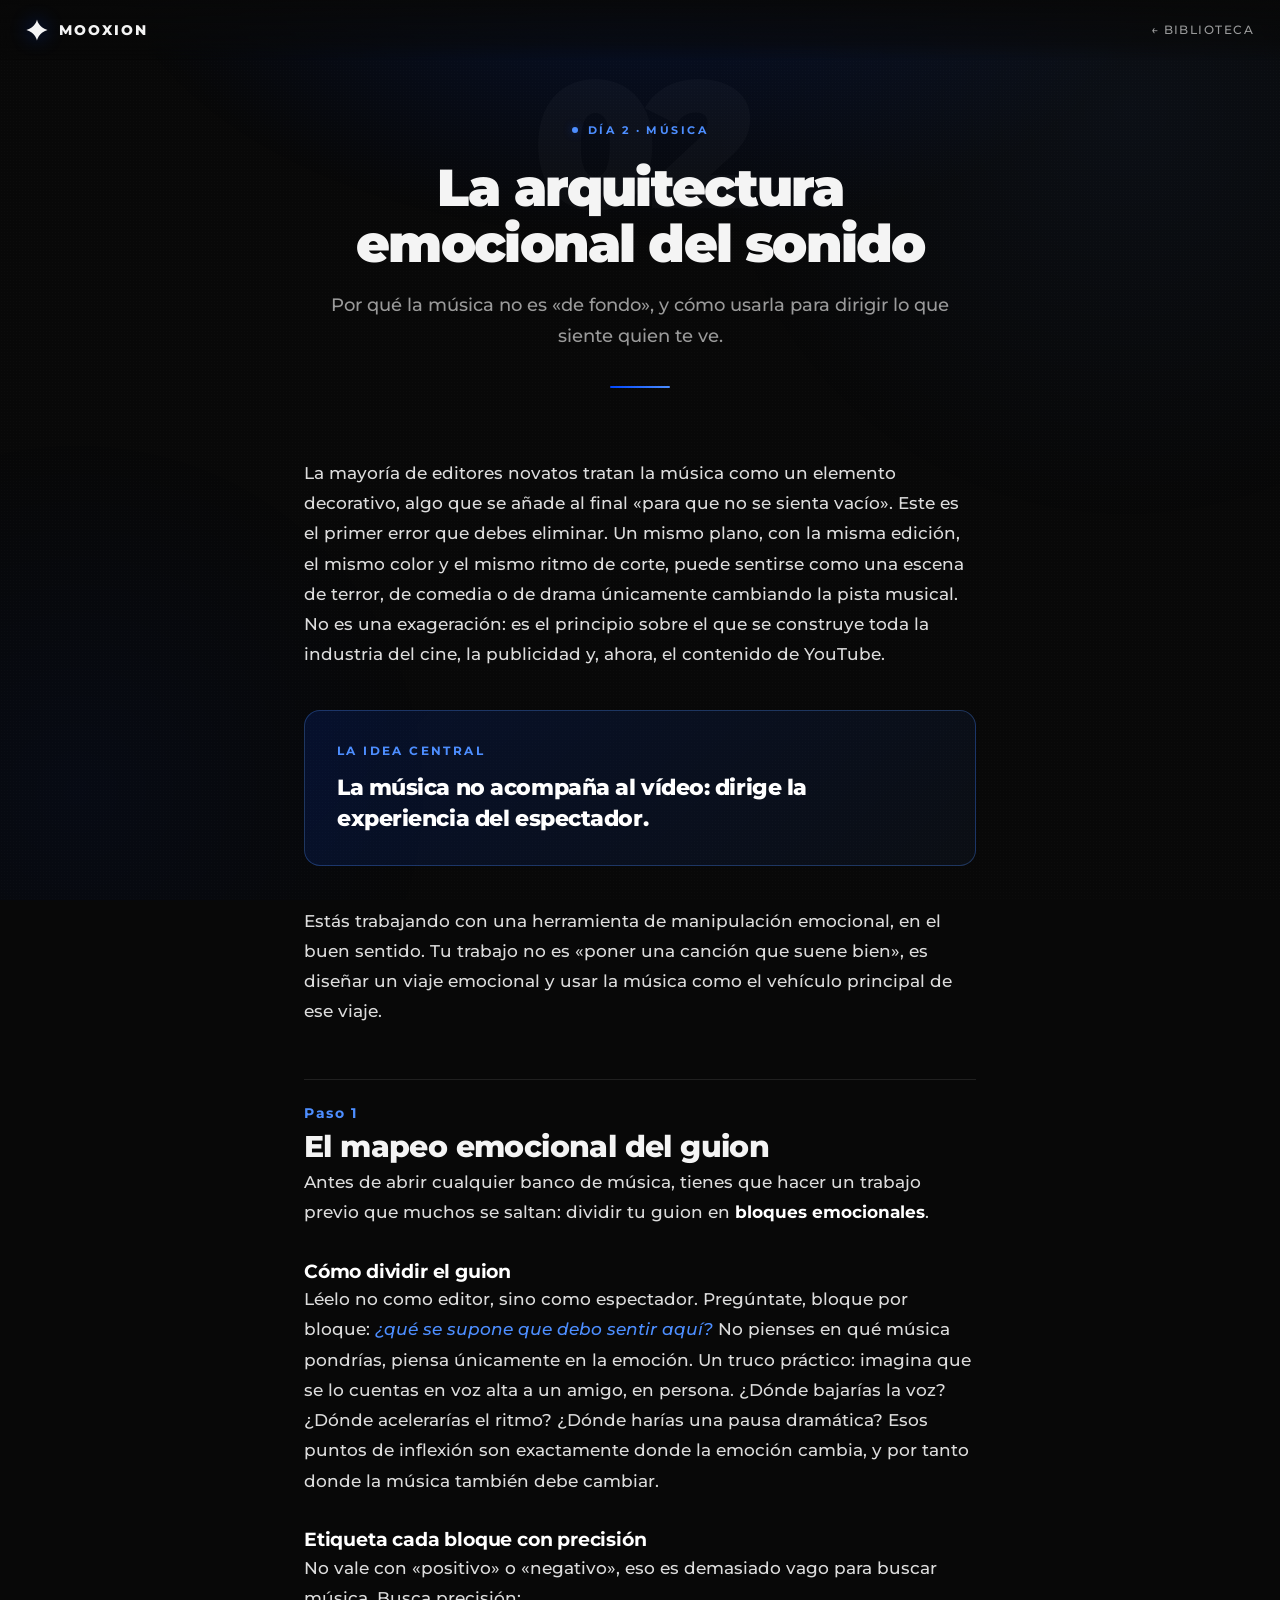
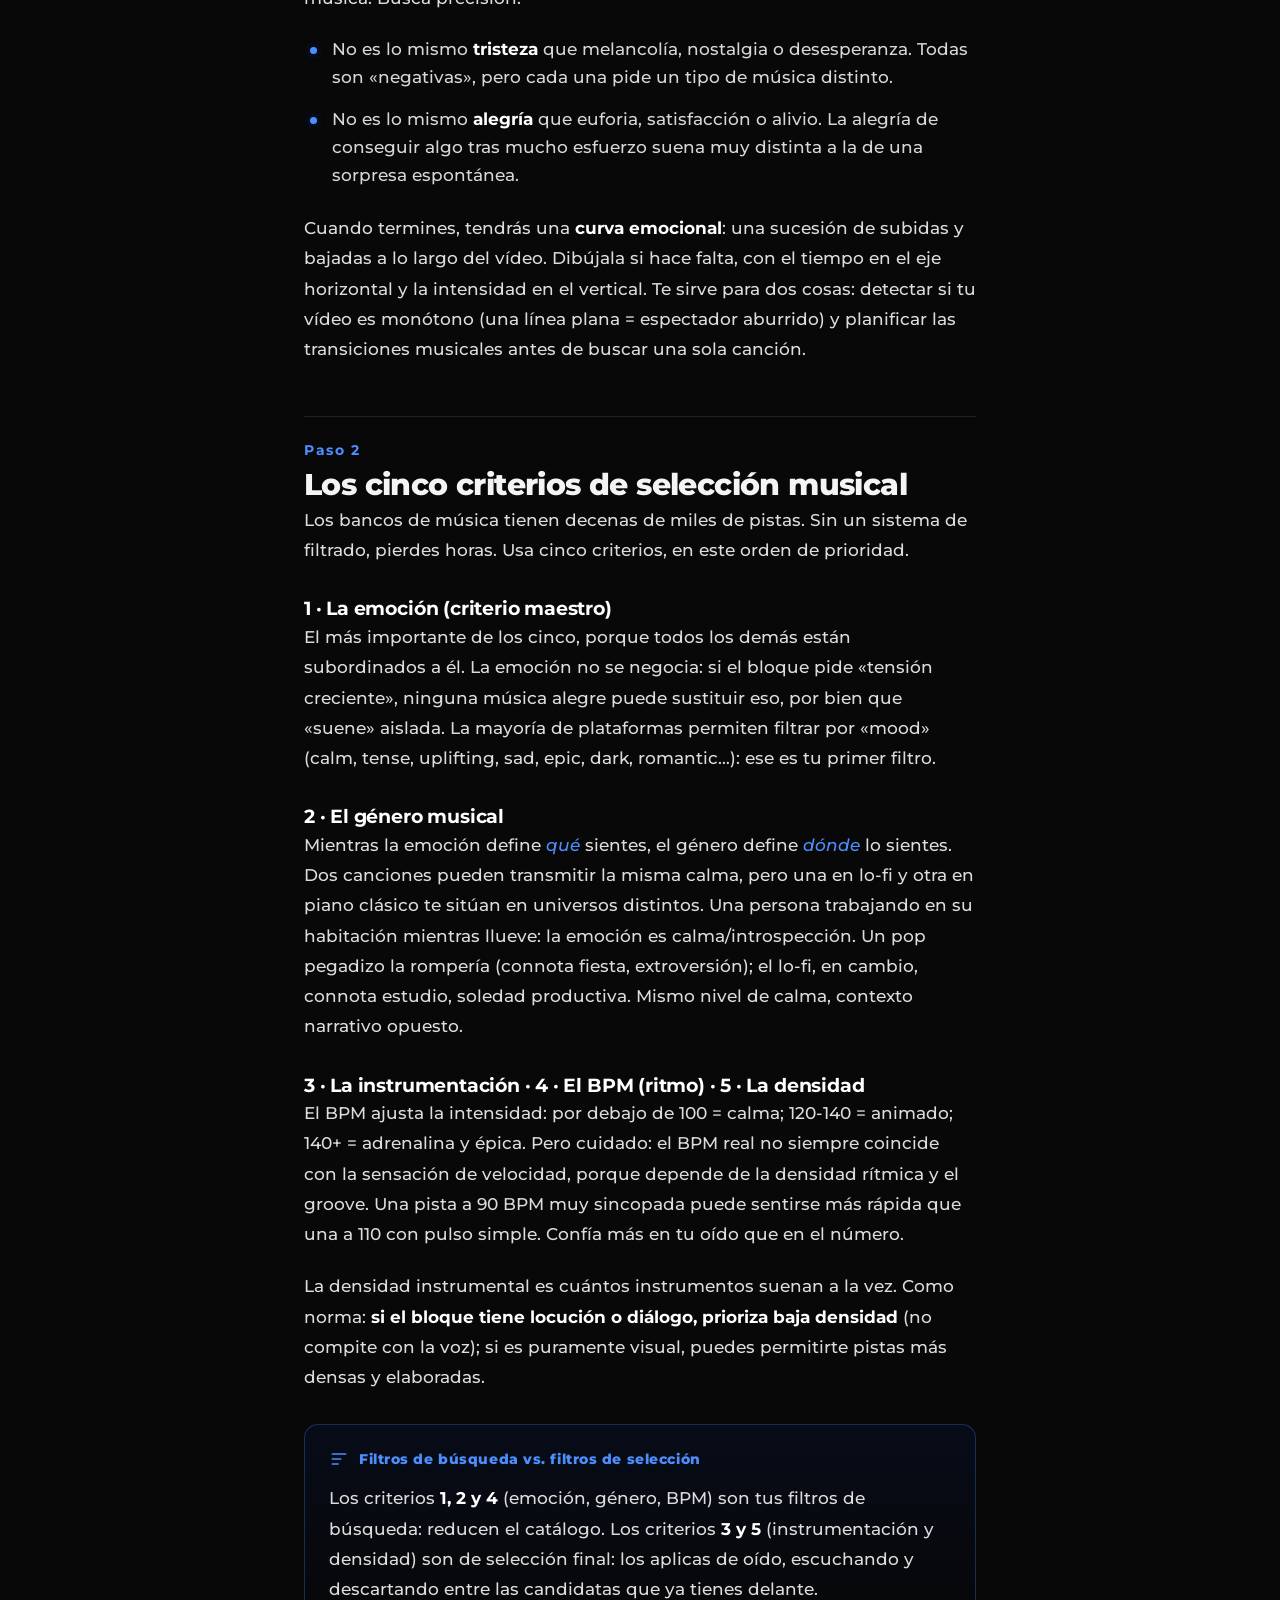
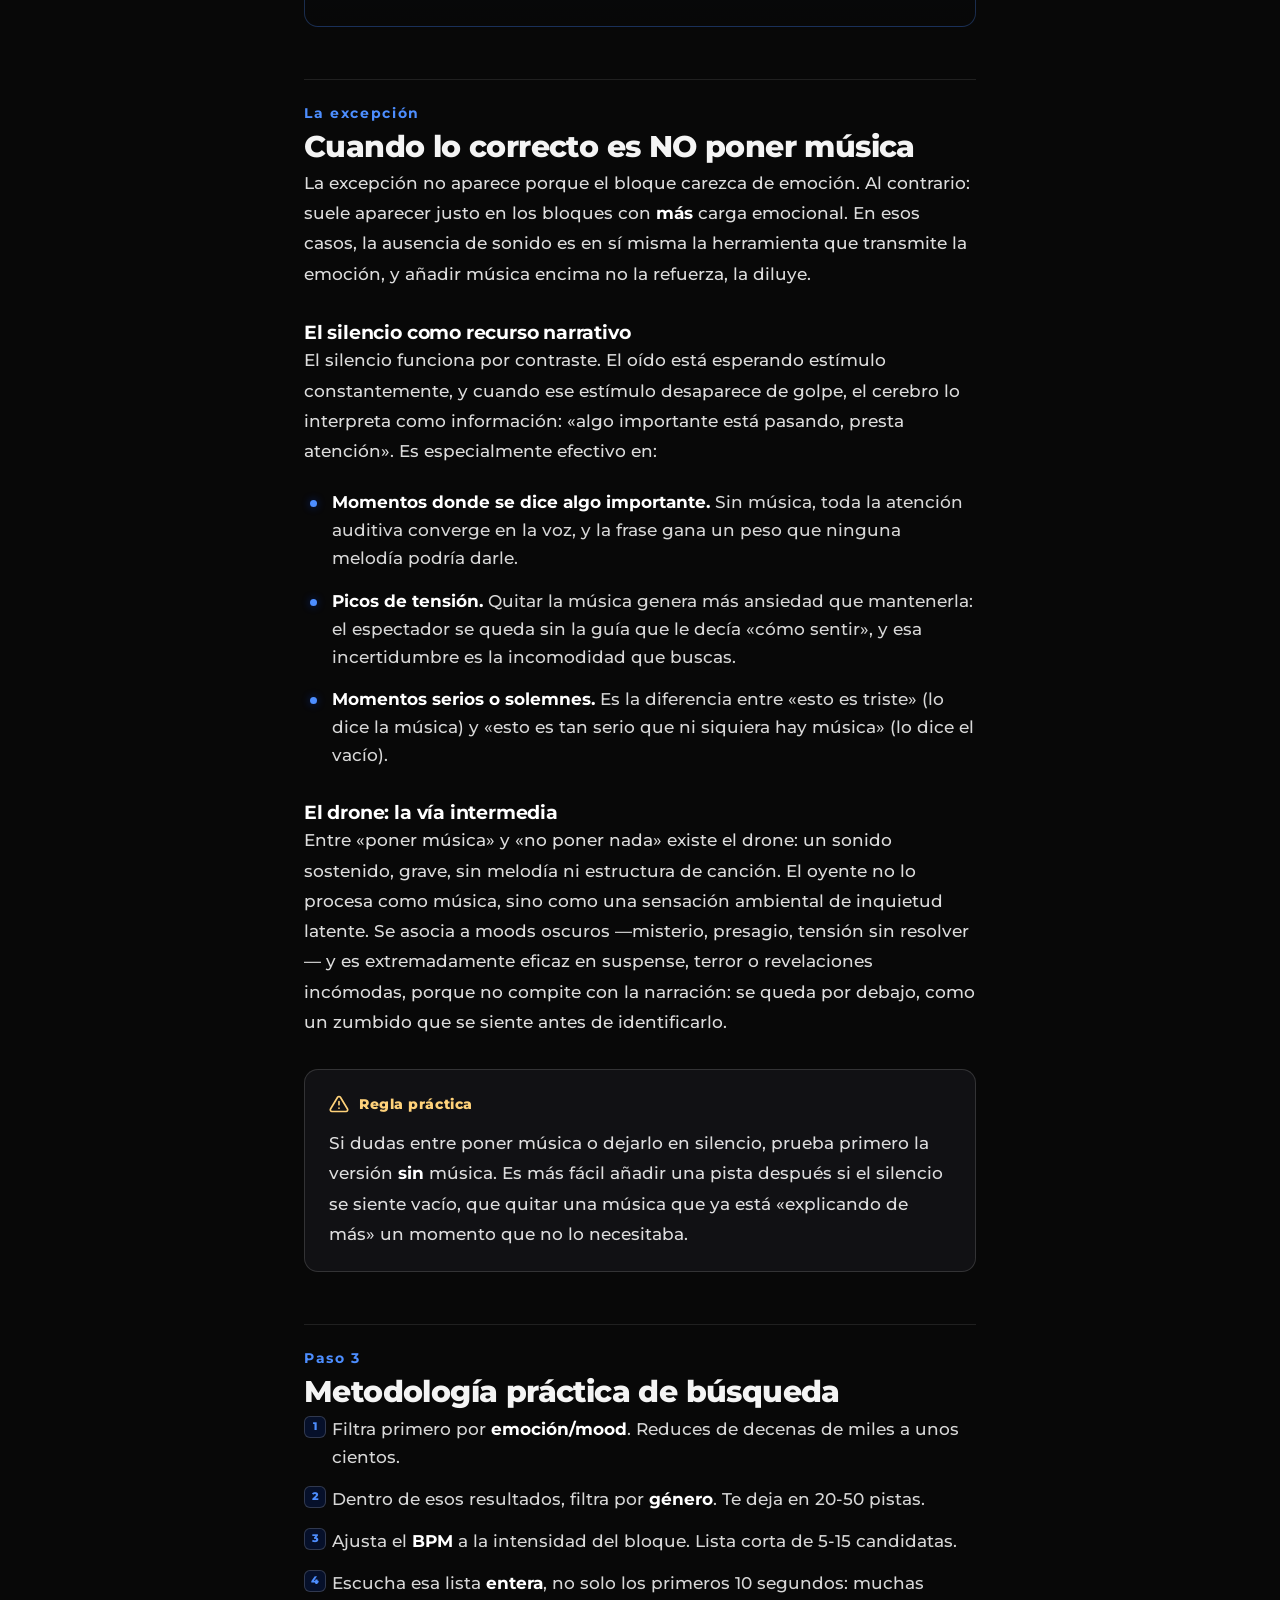
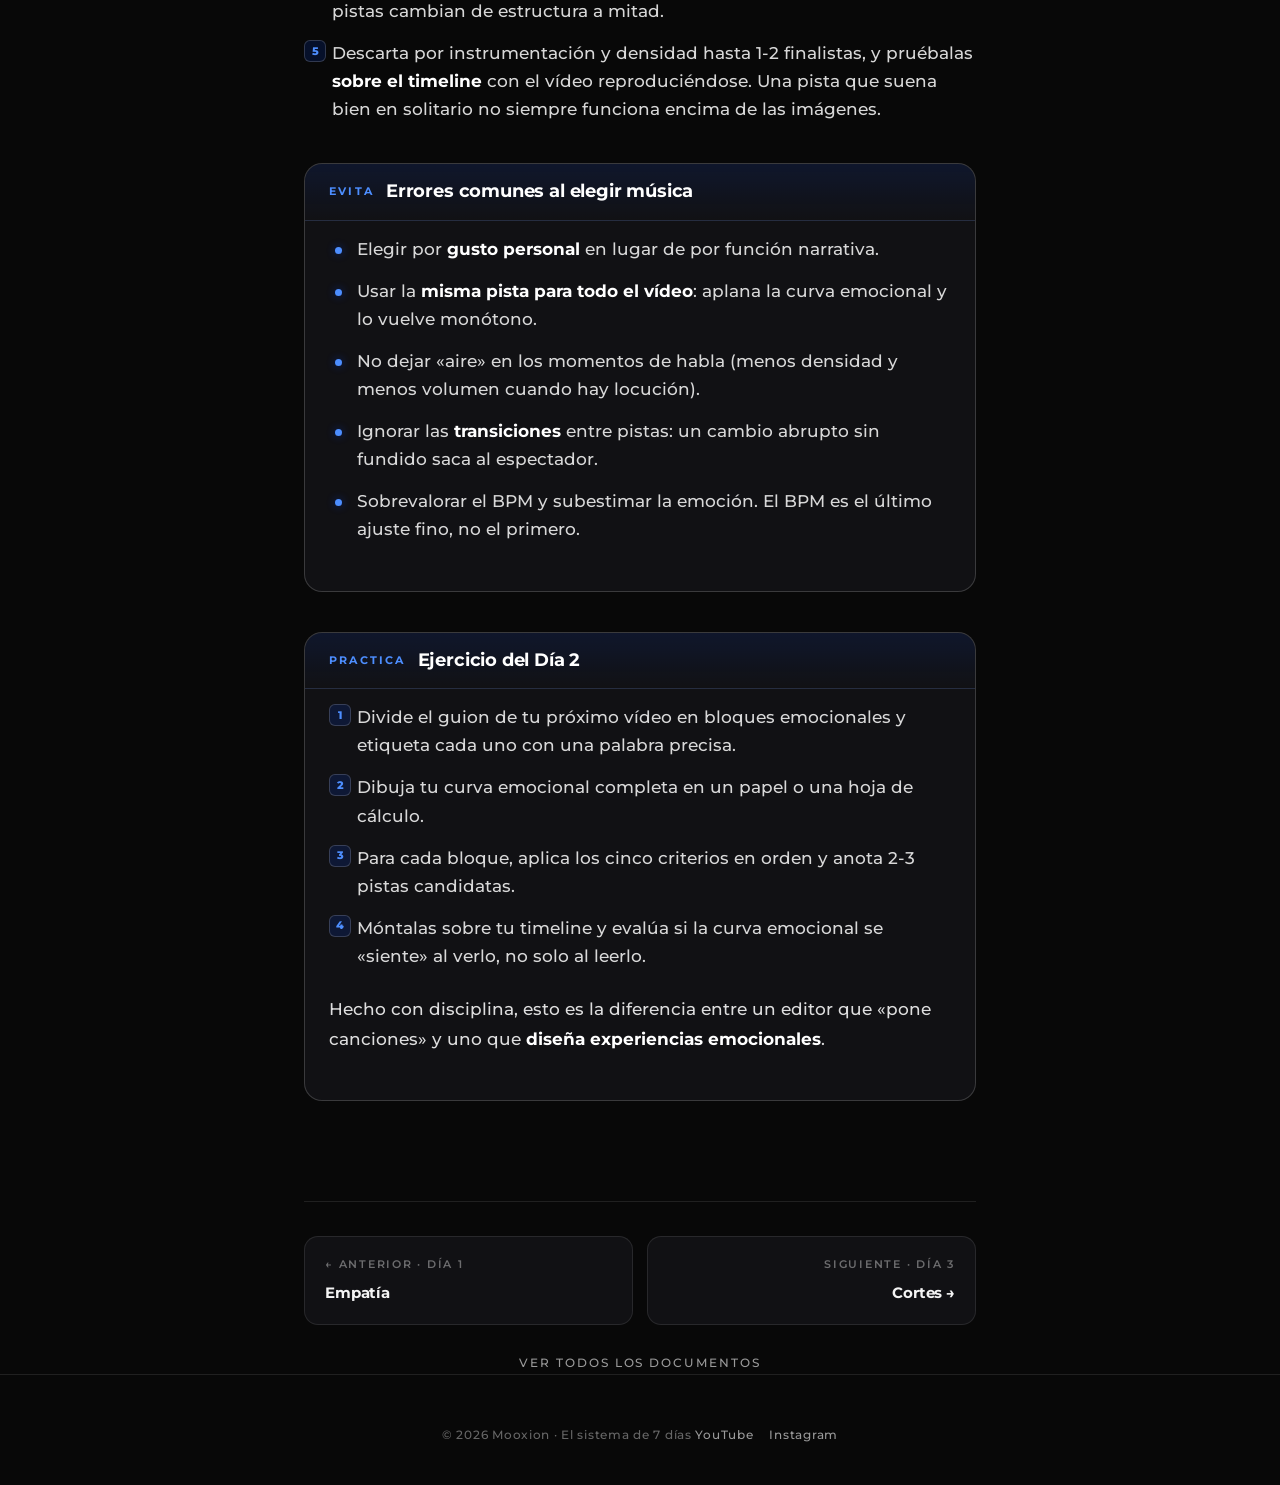
<file: sistema-7-dias/documento-2/index.html>
<!DOCTYPE html>
<html lang="es">
<head>
<meta charset="UTF-8">
<meta name="viewport" content="width=device-width, initial-scale=1.0">
<title>Día 2 · Música — El Sistema de 7 Días</title>
<meta name="description" content="La arquitectura emocional del sonido. La música no es de fondo: dirige lo que siente quien te ve.">
<meta name="robots" content="noindex">
<link rel="icon" href="data:image/svg+xml,%3Csvg xmlns='http://www.w3.org/2000/svg' viewBox='0 0 100 100'%3E%3Cpath d='M50 2 C50 2,56 38,98 50 C56 62,50 98,50 98 C50 98,44 62,2 50 C44 38,50 2,50 2Z' fill='%23F4F4F4'/%3E%3C/svg%3E">
<link rel="stylesheet" href="../assets/style.css">
</head>
<body>
<div class="bg-aura"></div>
<div class="bg-grain"></div>

<header class="topbar">
  <a class="brand" href="https://www.mooxion.com">
    <svg class="star" viewBox="0 0 100 100" xmlns="http://www.w3.org/2000/svg"><path d="M50 2 C50 2,56 38,98 50 C56 62,50 98,50 98 C50 98,44 62,2 50 C44 38,50 2,50 2Z" fill="#F4F4F4"/></svg>
    <span>Mooxion</span>
  </a>
  <a class="back" href="../documentos/index.html">← Biblioteca</a>
</header>

<main>
  <section class="doc-hero">
    <div class="num-ghost">02</div>
    <div class="daytag"><span class="pip"></span>Día 2 · Música</div>
    <h1>La arquitectura emocional del sonido</h1>
    <p class="subtitle">Por qué la música no es «de fondo», y cómo usarla para dirigir lo que siente quien te ve.</p>
    <div class="doc-divider"></div>
  </section>

  <article class="doc-body">
    <p>La mayoría de editores novatos tratan la música como un elemento decorativo, algo que se añade al final «para que no se sienta vacío». Este es el primer error que debes eliminar. Un mismo plano, con la misma edición, el mismo color y el mismo ritmo de corte, puede sentirse como una escena de terror, de comedia o de drama únicamente cambiando la pista musical. No es una exageración: es el principio sobre el que se construye toda la industria del cine, la publicidad y, ahora, el contenido de YouTube.</p>

    <div class="pullquote">
      <div class="mark">La idea central</div>
      <p>La música no acompaña al vídeo: dirige la experiencia del espectador.</p>
    </div>

    <p>Estás trabajando con una herramienta de manipulación emocional, en el buen sentido. Tu trabajo no es «poner una canción que suene bien», es diseñar un viaje emocional y usar la música como el vehículo principal de ese viaje.</p>

    <h2><span class="h-index">Paso 1</span>El mapeo emocional del guion</h2>
    <p>Antes de abrir cualquier banco de música, tienes que hacer un trabajo previo que muchos se saltan: dividir tu guion en <strong>bloques emocionales</strong>.</p>

    <h3>Cómo dividir el guion</h3>
    <p>Léelo no como editor, sino como espectador. Pregúntate, bloque por bloque: <em>¿qué se supone que debo sentir aquí?</em> No pienses en qué música pondrías, piensa únicamente en la emoción. Un truco práctico: imagina que se lo cuentas en voz alta a un amigo, en persona. ¿Dónde bajarías la voz? ¿Dónde acelerarías el ritmo? ¿Dónde harías una pausa dramática? Esos puntos de inflexión son exactamente donde la emoción cambia, y por tanto donde la música también debe cambiar.</p>

    <h3>Etiqueta cada bloque con precisión</h3>
    <p>No vale con «positivo» o «negativo», eso es demasiado vago para buscar música. Busca precisión:</p>
    <ul>
      <li>No es lo mismo <strong>tristeza</strong> que melancolía, nostalgia o desesperanza. Todas son «negativas», pero cada una pide un tipo de música distinto.</li>
      <li>No es lo mismo <strong>alegría</strong> que euforia, satisfacción o alivio. La alegría de conseguir algo tras mucho esfuerzo suena muy distinta a la de una sorpresa espontánea.</li>
    </ul>
    <p>Cuando termines, tendrás una <strong>curva emocional</strong>: una sucesión de subidas y bajadas a lo largo del vídeo. Dibújala si hace falta, con el tiempo en el eje horizontal y la intensidad en el vertical. Te sirve para dos cosas: detectar si tu vídeo es monótono (una línea plana = espectador aburrido) y planificar las transiciones musicales antes de buscar una sola canción.</p>

    <h2><span class="h-index">Paso 2</span>Los cinco criterios de selección musical</h2>
    <p>Los bancos de música tienen decenas de miles de pistas. Sin un sistema de filtrado, pierdes horas. Usa cinco criterios, en este orden de prioridad.</p>

    <h3>1 · La emoción (criterio maestro)</h3>
    <p>El más importante de los cinco, porque todos los demás están subordinados a él. La emoción no se negocia: si el bloque pide «tensión creciente», ninguna música alegre puede sustituir eso, por bien que «suene» aislada. La mayoría de plataformas permiten filtrar por «mood» (calm, tense, uplifting, sad, epic, dark, romantic…): ese es tu primer filtro.</p>

    <h3>2 · El género musical</h3>
    <p>Mientras la emoción define <em>qué</em> sientes, el género define <em>dónde</em> lo sientes. Dos canciones pueden transmitir la misma calma, pero una en lo-fi y otra en piano clásico te sitúan en universos distintos. Una persona trabajando en su habitación mientras llueve: la emoción es calma/introspección. Un pop pegadizo la rompería (connota fiesta, extroversión); el lo-fi, en cambio, connota estudio, soledad productiva. Mismo nivel de calma, contexto narrativo opuesto.</p>

    <h3>3 · La instrumentación · 4 · El BPM (ritmo) · 5 · La densidad</h3>
    <p>El BPM ajusta la intensidad: por debajo de 100 = calma; 120-140 = animado; 140+ = adrenalina y épica. Pero cuidado: el BPM real no siempre coincide con la sensación de velocidad, porque depende de la densidad rítmica y el groove. Una pista a 90 BPM muy sincopada puede sentirse más rápida que una a 110 con pulso simple. Confía más en tu oído que en el número.</p>
    <p>La densidad instrumental es cuántos instrumentos suenan a la vez. Como norma: <strong>si el bloque tiene locución o diálogo, prioriza baja densidad</strong> (no compite con la voz); si es puramente visual, puedes permitirte pistas más densas y elaboradas.</p>
    <div class="callout tip">
      <div class="c-title"><svg class="c-icon" viewBox="0 0 24 24" fill="none" stroke="currentColor" stroke-width="2" stroke-linecap="round" stroke-linejoin="round"><path d="M4 6h16M4 12h10M4 18h7"/></svg>Filtros de búsqueda vs. filtros de selección</div>
      <p>Los criterios <strong>1, 2 y 4</strong> (emoción, género, BPM) son tus filtros de búsqueda: reducen el catálogo. Los criterios <strong>3 y 5</strong> (instrumentación y densidad) son de selección final: los aplicas de oído, escuchando y descartando entre las candidatas que ya tienes delante.</p>
    </div>

    <h2><span class="h-index">La excepción</span>Cuando lo correcto es NO poner música</h2>
    <p>La excepción no aparece porque el bloque carezca de emoción. Al contrario: suele aparecer justo en los bloques con <strong>más</strong> carga emocional. En esos casos, la ausencia de sonido es en sí misma la herramienta que transmite la emoción, y añadir música encima no la refuerza, la diluye.</p>
    <h3>El silencio como recurso narrativo</h3>
    <p>El silencio funciona por contraste. El oído está esperando estímulo constantemente, y cuando ese estímulo desaparece de golpe, el cerebro lo interpreta como información: «algo importante está pasando, presta atención». Es especialmente efectivo en:</p>
    <ul>
      <li><strong>Momentos donde se dice algo importante.</strong> Sin música, toda la atención auditiva converge en la voz, y la frase gana un peso que ninguna melodía podría darle.</li>
      <li><strong>Picos de tensión.</strong> Quitar la música genera más ansiedad que mantenerla: el espectador se queda sin la guía que le decía «cómo sentir», y esa incertidumbre es la incomodidad que buscas.</li>
      <li><strong>Momentos serios o solemnes.</strong> Es la diferencia entre «esto es triste» (lo dice la música) y «esto es tan serio que ni siquiera hay música» (lo dice el vacío).</li>
    </ul>
    <h3>El drone: la vía intermedia</h3>
    <p>Entre «poner música» y «no poner nada» existe el drone: un sonido sostenido, grave, sin melodía ni estructura de canción. El oyente no lo procesa como música, sino como una sensación ambiental de inquietud latente. Se asocia a moods oscuros —misterio, presagio, tensión sin resolver— y es extremadamente eficaz en suspense, terror o revelaciones incómodas, porque no compite con la narración: se queda por debajo, como un zumbido que se siente antes de identificarlo.</p>
    <div class="callout warn">
      <div class="c-title"><svg class="c-icon" viewBox="0 0 24 24" fill="none" stroke="currentColor" stroke-width="2" stroke-linecap="round" stroke-linejoin="round"><path d="M12 9v4M12 17h.01M10.3 3.9 1.8 18a2 2 0 0 0 1.7 3h17a2 2 0 0 0 1.7-3L13.7 3.9a2 2 0 0 0-3.4 0z"/></svg>Regla práctica</div>
      <p>Si dudas entre poner música o dejarlo en silencio, prueba primero la versión <strong>sin</strong> música. Es más fácil añadir una pista después si el silencio se siente vacío, que quitar una música que ya está «explicando de más» un momento que no lo necesitaba.</p>
    </div>

    <h2><span class="h-index">Paso 3</span>Metodología práctica de búsqueda</h2>
    <ol>
      <li>Filtra primero por <strong>emoción/mood</strong>. Reduces de decenas de miles a unos cientos.</li>
      <li>Dentro de esos resultados, filtra por <strong>género</strong>. Te deja en 20-50 pistas.</li>
      <li>Ajusta el <strong>BPM</strong> a la intensidad del bloque. Lista corta de 5-15 candidatas.</li>
      <li>Escucha esa lista <strong>entera</strong>, no solo los primeros 10 segundos: muchas pistas cambian de estructura a mitad.</li>
      <li>Descarta por instrumentación y densidad hasta 1-2 finalistas, y pruébalas <strong>sobre el timeline</strong> con el vídeo reproduciéndose. Una pista que suena bien en solitario no siempre funciona encima de las imágenes.</li>
    </ol>

    <div class="box">
      <div class="box-head"><span class="k">Evita</span><h3>Errores comunes al elegir música</h3></div>
      <div class="box-inner">
        <ul>
          <li>Elegir por <strong>gusto personal</strong> en lugar de por función narrativa.</li>
          <li>Usar la <strong>misma pista para todo el vídeo</strong>: aplana la curva emocional y lo vuelve monótono.</li>
          <li>No dejar «aire» en los momentos de habla (menos densidad y menos volumen cuando hay locución).</li>
          <li>Ignorar las <strong>transiciones</strong> entre pistas: un cambio abrupto sin fundido saca al espectador.</li>
          <li>Sobrevalorar el BPM y subestimar la emoción. El BPM es el último ajuste fino, no el primero.</li>
        </ul>
      </div>
    </div>

    <div class="box">
      <div class="box-head"><span class="k">Practica</span><h3>Ejercicio del Día 2</h3></div>
      <div class="box-inner">
        <ol>
          <li>Divide el guion de tu próximo vídeo en bloques emocionales y etiqueta cada uno con una palabra precisa.</li>
          <li>Dibuja tu curva emocional completa en un papel o una hoja de cálculo.</li>
          <li>Para cada bloque, aplica los cinco criterios en orden y anota 2-3 pistas candidatas.</li>
          <li>Móntalas sobre tu timeline y evalúa si la curva emocional se «siente» al verlo, no solo al leerlo.</li>
        </ol>
        <p>Hecho con disciplina, esto es la diferencia entre un editor que «pone canciones» y uno que <strong>diseña experiencias emocionales</strong>.</p>
      </div>
    </div>
  </article>

  <nav class="doc-nav">
    <div class="doc-nav-grid">
      <a class="nav-link" href="../documento-1/index.html"><div class="d">← Anterior · Día 1</div><div class="t">Empatía</div></a>
      <a class="nav-link next" href="../documento-3/index.html"><div class="d">Siguiente · Día 3</div><div class="t">Cortes →</div></a>
    </div>
    <a class="hub-link" href="../documentos/index.html">Ver todos los documentos</a>
  </nav>
</main>

<footer class="site-foot">
  © 2026 Mooxion · El sistema de 7 días
  <div class="fl">
    <a href="https://www.youtube.com/@Mooxion" target="_blank" rel="noopener">YouTube</a>
    <a href="https://www.instagram.com/mooxioon/" target="_blank" rel="noopener">Instagram</a>
  </div>
</footer>
</body>
</html>
</file>
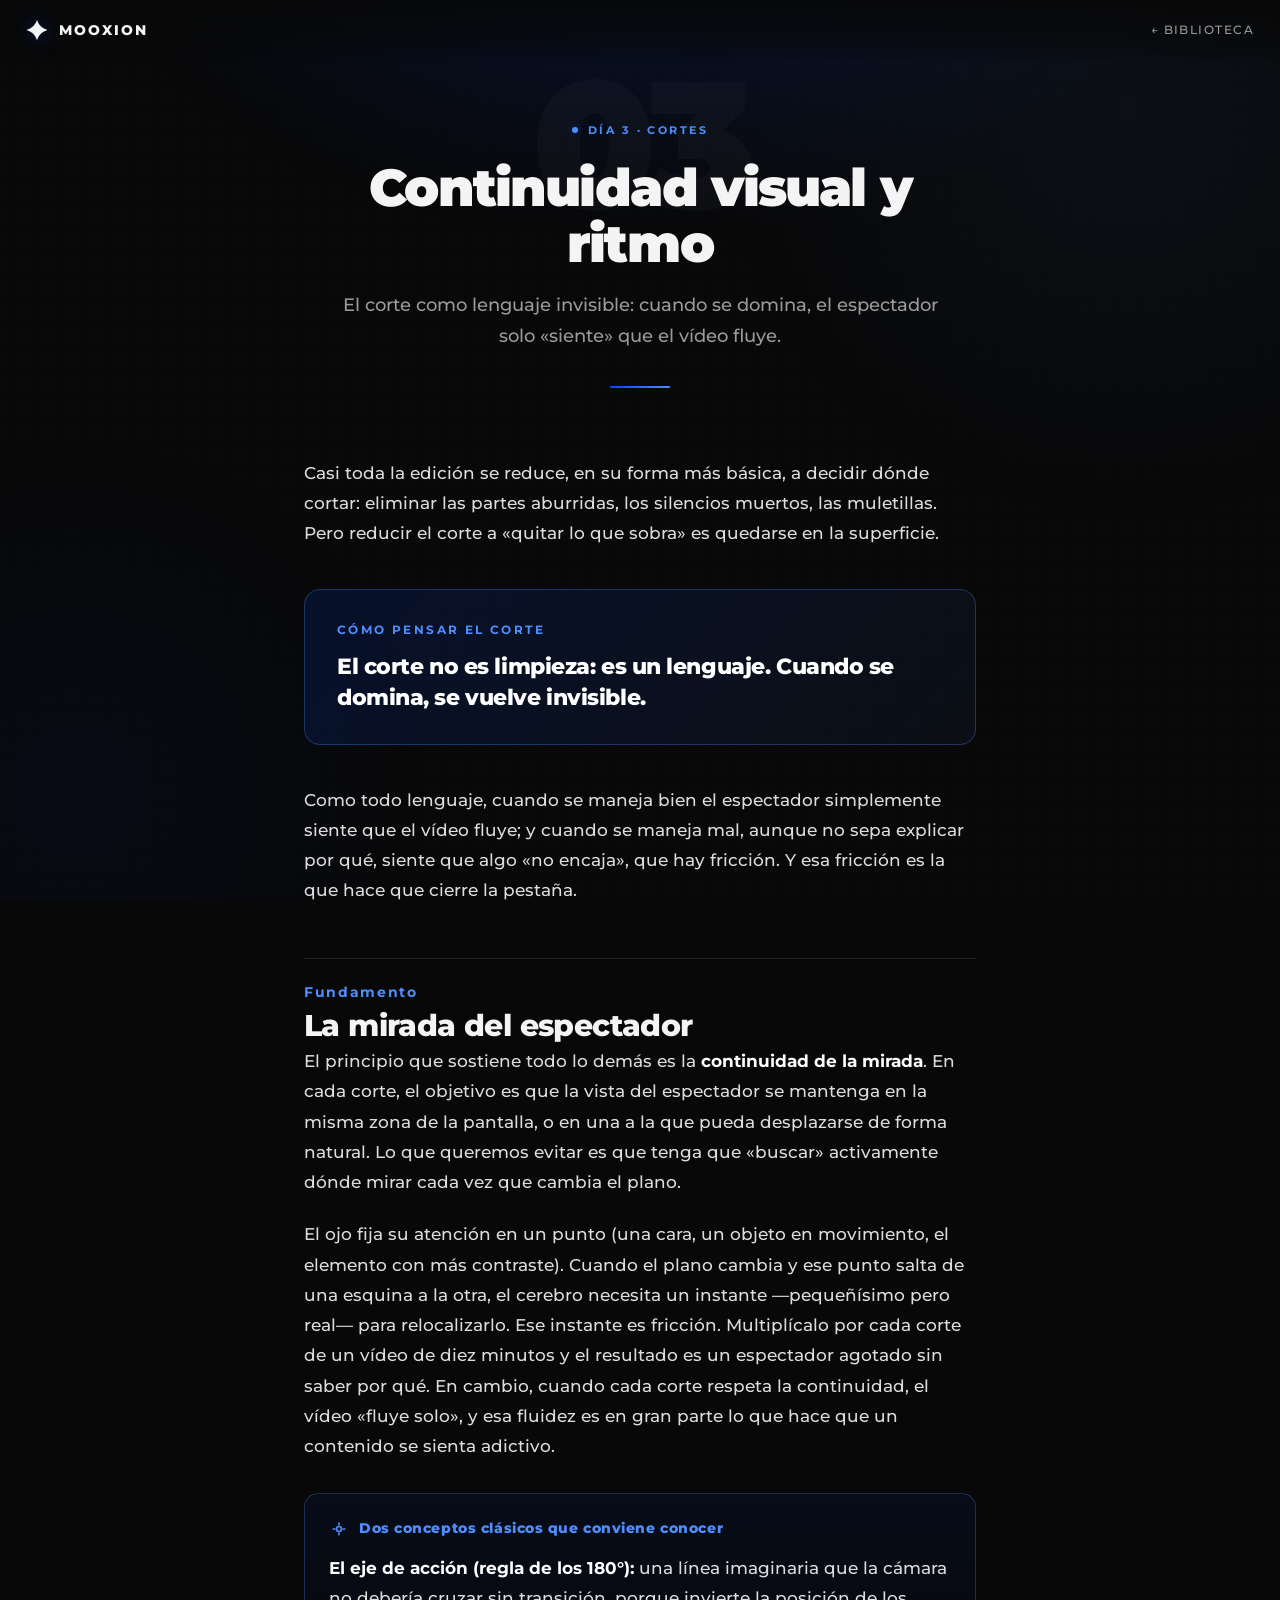
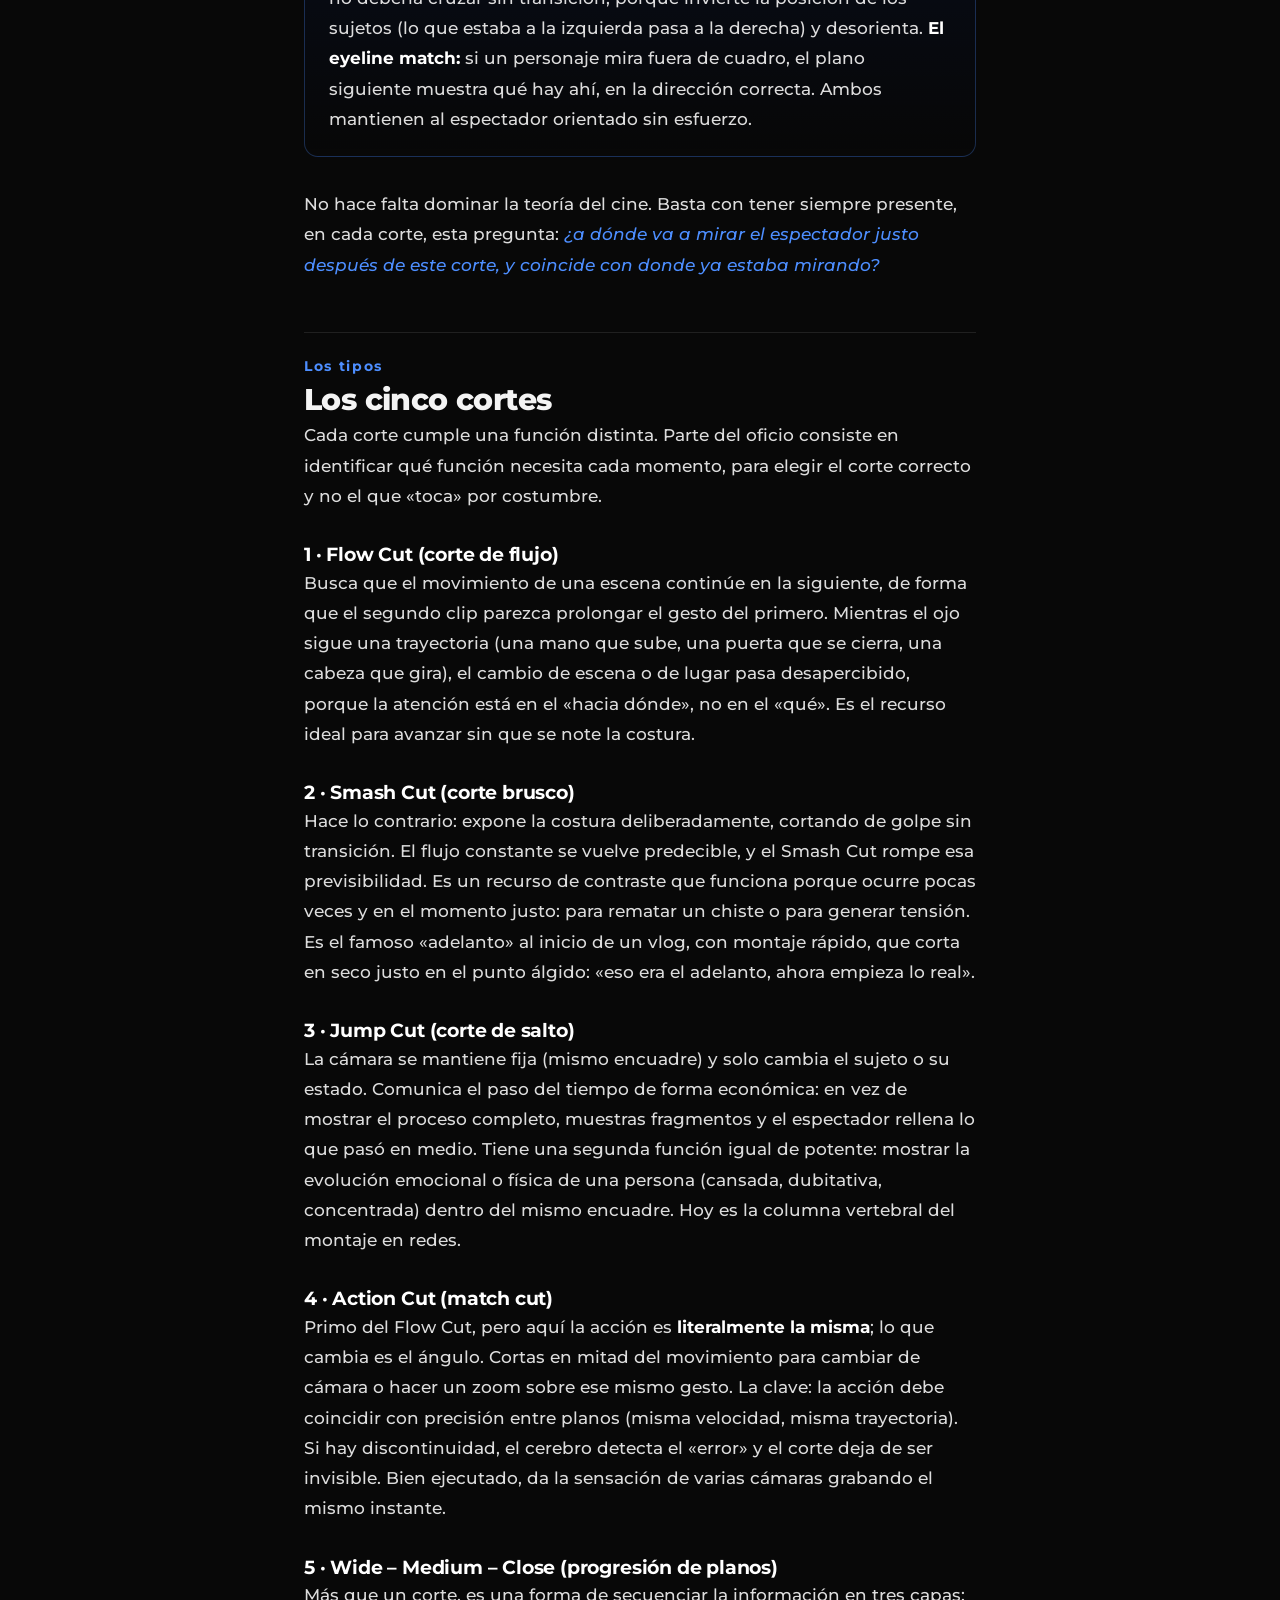
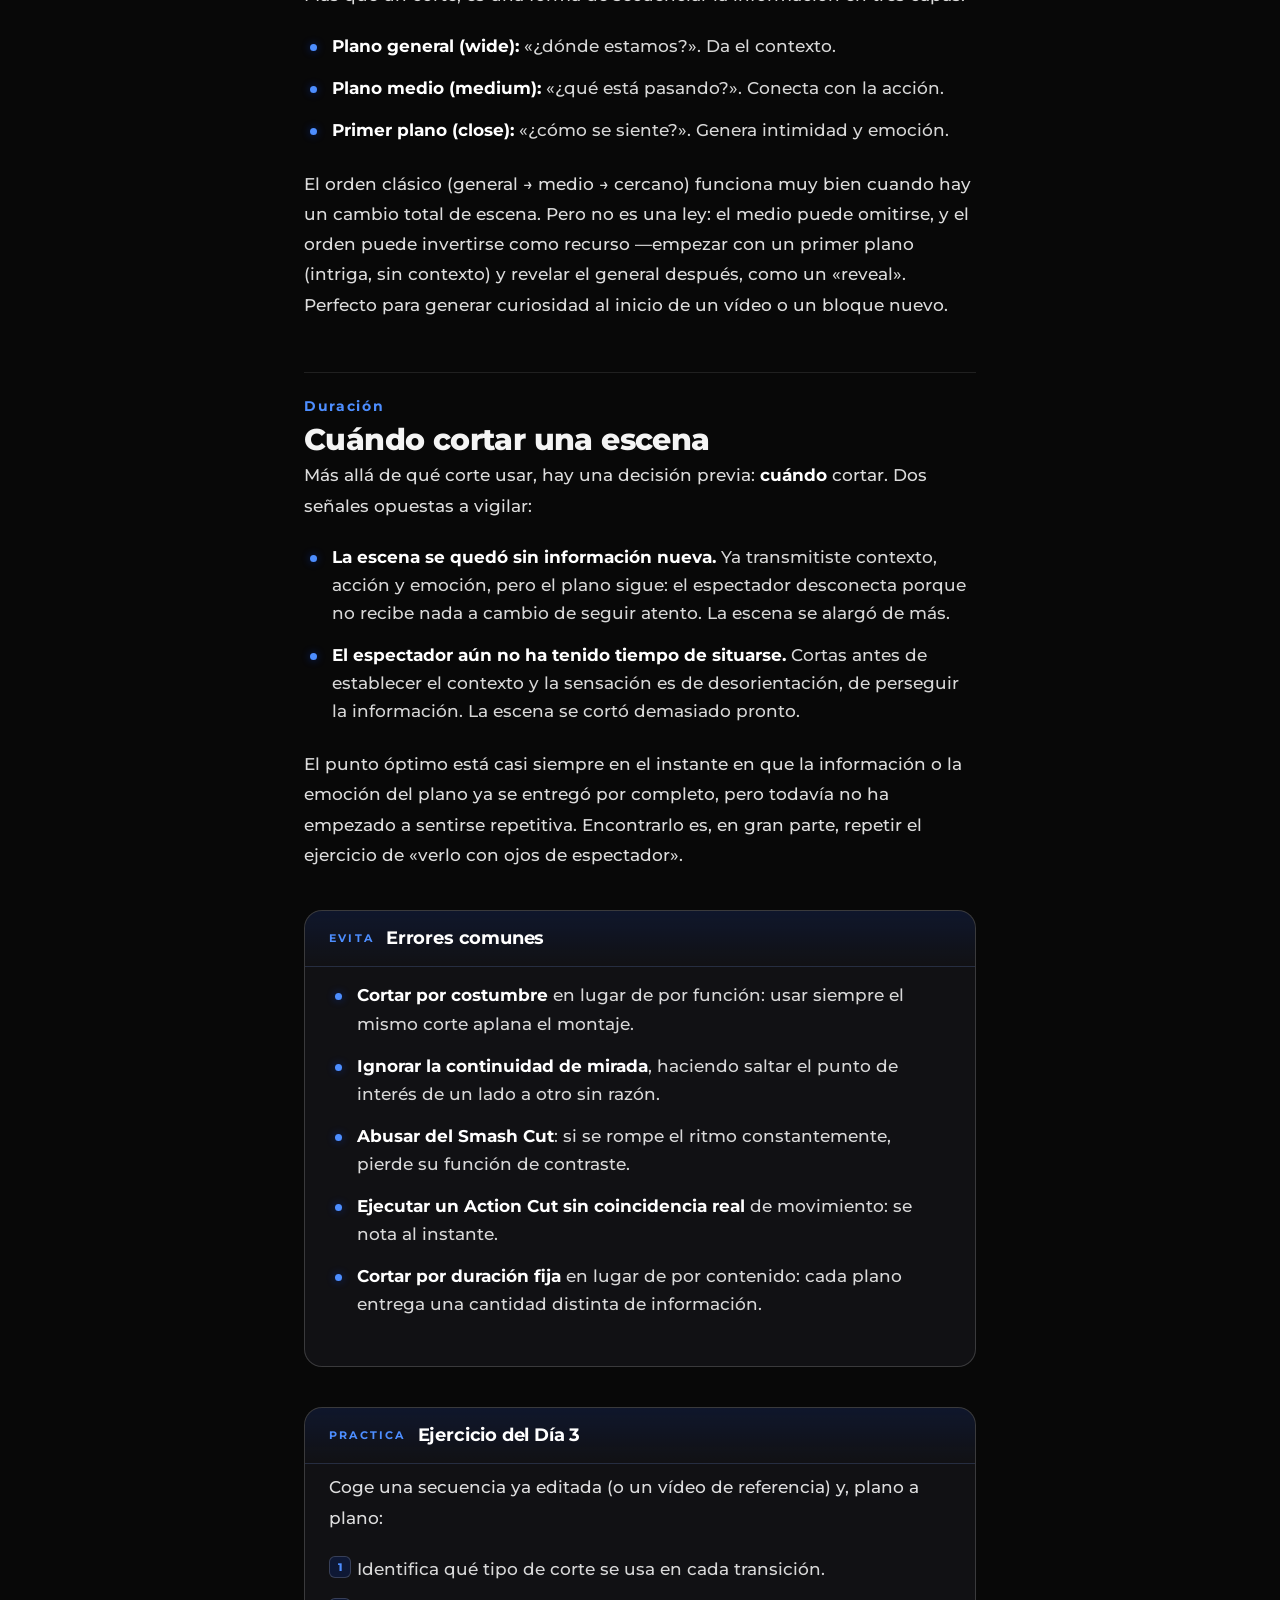
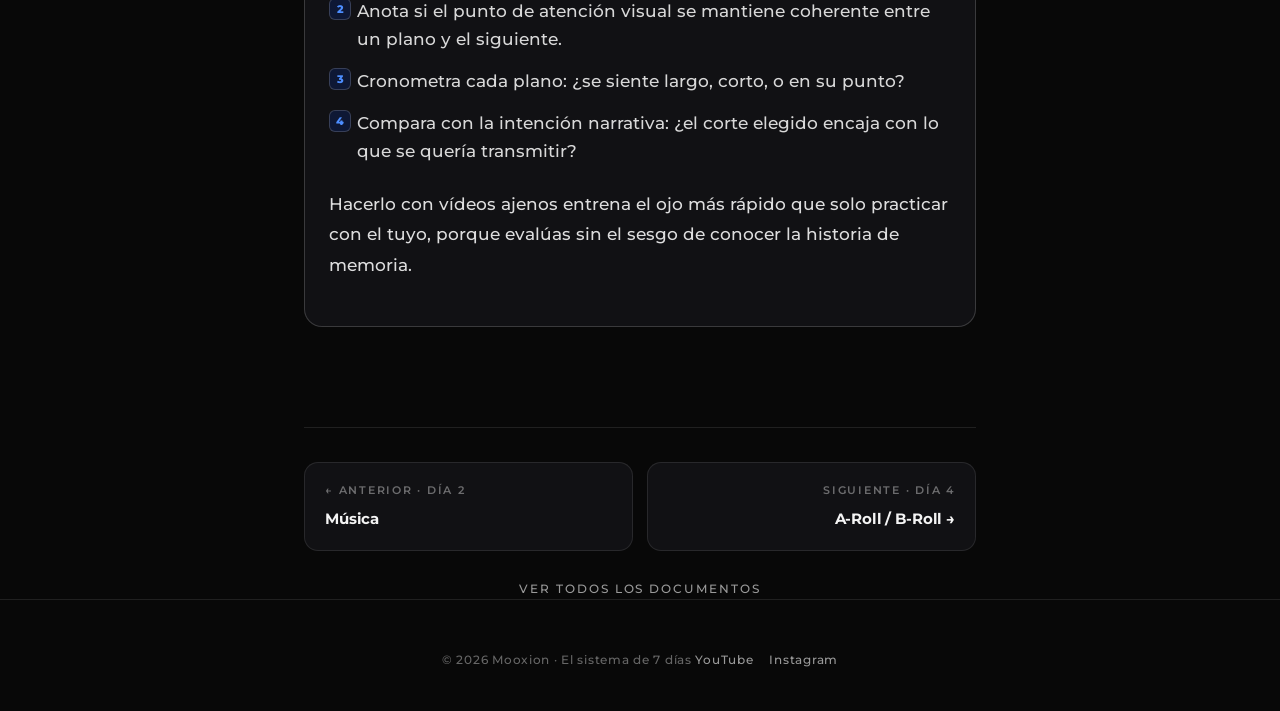
<file: sistema-7-dias/documento-3/index.html>
<!DOCTYPE html>
<html lang="es">
<head>
<meta charset="UTF-8">
<meta name="viewport" content="width=device-width, initial-scale=1.0">
<title>Día 3 · Cortes — El Sistema de 7 Días</title>
<meta name="description" content="Continuidad visual y ritmo. El corte como lenguaje invisible que hace que un vídeo fluya.">
<meta name="robots" content="noindex">
<link rel="icon" href="data:image/svg+xml,%3Csvg xmlns='http://www.w3.org/2000/svg' viewBox='0 0 100 100'%3E%3Cpath d='M50 2 C50 2,56 38,98 50 C56 62,50 98,50 98 C50 98,44 62,2 50 C44 38,50 2,50 2Z' fill='%23F4F4F4'/%3E%3C/svg%3E">
<link rel="stylesheet" href="../assets/style.css">
</head>
<body>
<div class="bg-aura"></div>
<div class="bg-grain"></div>

<header class="topbar">
  <a class="brand" href="https://www.mooxion.com">
    <svg class="star" viewBox="0 0 100 100" xmlns="http://www.w3.org/2000/svg"><path d="M50 2 C50 2,56 38,98 50 C56 62,50 98,50 98 C50 98,44 62,2 50 C44 38,50 2,50 2Z" fill="#F4F4F4"/></svg>
    <span>Mooxion</span>
  </a>
  <a class="back" href="../documentos/index.html">← Biblioteca</a>
</header>

<main>
  <section class="doc-hero">
    <div class="num-ghost">03</div>
    <div class="daytag"><span class="pip"></span>Día 3 · Cortes</div>
    <h1>Continuidad visual y ritmo</h1>
    <p class="subtitle">El corte como lenguaje invisible: cuando se domina, el espectador solo «siente» que el vídeo fluye.</p>
    <div class="doc-divider"></div>
  </section>

  <article class="doc-body">
    <p>Casi toda la edición se reduce, en su forma más básica, a decidir dónde cortar: eliminar las partes aburridas, los silencios muertos, las muletillas. Pero reducir el corte a «quitar lo que sobra» es quedarse en la superficie.</p>

    <div class="pullquote">
      <div class="mark">Cómo pensar el corte</div>
      <p>El corte no es limpieza: es un lenguaje. Cuando se domina, se vuelve invisible.</p>
    </div>

    <p>Como todo lenguaje, cuando se maneja bien el espectador simplemente siente que el vídeo fluye; y cuando se maneja mal, aunque no sepa explicar por qué, siente que algo «no encaja», que hay fricción. Y esa fricción es la que hace que cierre la pestaña.</p>

    <h2><span class="h-index">Fundamento</span>La mirada del espectador</h2>
    <p>El principio que sostiene todo lo demás es la <strong>continuidad de la mirada</strong>. En cada corte, el objetivo es que la vista del espectador se mantenga en la misma zona de la pantalla, o en una a la que pueda desplazarse de forma natural. Lo que queremos evitar es que tenga que «buscar» activamente dónde mirar cada vez que cambia el plano.</p>
    <p>El ojo fija su atención en un punto (una cara, un objeto en movimiento, el elemento con más contraste). Cuando el plano cambia y ese punto salta de una esquina a la otra, el cerebro necesita un instante —pequeñísimo pero real— para relocalizarlo. Ese instante es fricción. Multiplícalo por cada corte de un vídeo de diez minutos y el resultado es un espectador agotado sin saber por qué. En cambio, cuando cada corte respeta la continuidad, el vídeo «fluye solo», y esa fluidez es en gran parte lo que hace que un contenido se sienta adictivo.</p>
    <div class="callout tip">
      <div class="c-title"><svg class="c-icon" viewBox="0 0 24 24" fill="none" stroke="currentColor" stroke-width="2" stroke-linecap="round" stroke-linejoin="round"><circle cx="12" cy="12" r="3"/><path d="M12 5v2M12 17v2M5 12h2M17 12h2"/></svg>Dos conceptos clásicos que conviene conocer</div>
      <p><strong>El eje de acción (regla de los 180°):</strong> una línea imaginaria que la cámara no debería cruzar sin transición, porque invierte la posición de los sujetos (lo que estaba a la izquierda pasa a la derecha) y desorienta. <strong>El eyeline match:</strong> si un personaje mira fuera de cuadro, el plano siguiente muestra qué hay ahí, en la dirección correcta. Ambos mantienen al espectador orientado sin esfuerzo.</p>
    </div>
    <p>No hace falta dominar la teoría del cine. Basta con tener siempre presente, en cada corte, esta pregunta: <em>¿a dónde va a mirar el espectador justo después de este corte, y coincide con donde ya estaba mirando?</em></p>

    <h2><span class="h-index">Los tipos</span>Los cinco cortes</h2>
    <p>Cada corte cumple una función distinta. Parte del oficio consiste en identificar qué función necesita cada momento, para elegir el corte correcto y no el que «toca» por costumbre.</p>

    <h3>1 · Flow Cut (corte de flujo)</h3>
    <p>Busca que el movimiento de una escena continúe en la siguiente, de forma que el segundo clip parezca prolongar el gesto del primero. Mientras el ojo sigue una trayectoria (una mano que sube, una puerta que se cierra, una cabeza que gira), el cambio de escena o de lugar pasa desapercibido, porque la atención está en el «hacia dónde», no en el «qué». Es el recurso ideal para avanzar sin que se note la costura.</p>

    <h3>2 · Smash Cut (corte brusco)</h3>
    <p>Hace lo contrario: expone la costura deliberadamente, cortando de golpe sin transición. El flujo constante se vuelve predecible, y el Smash Cut rompe esa previsibilidad. Es un recurso de contraste que funciona porque ocurre pocas veces y en el momento justo: para rematar un chiste o para generar tensión. Es el famoso «adelanto» al inicio de un vlog, con montaje rápido, que corta en seco justo en el punto álgido: «eso era el adelanto, ahora empieza lo real».</p>

    <h3>3 · Jump Cut (corte de salto)</h3>
    <p>La cámara se mantiene fija (mismo encuadre) y solo cambia el sujeto o su estado. Comunica el paso del tiempo de forma económica: en vez de mostrar el proceso completo, muestras fragmentos y el espectador rellena lo que pasó en medio. Tiene una segunda función igual de potente: mostrar la evolución emocional o física de una persona (cansada, dubitativa, concentrada) dentro del mismo encuadre. Hoy es la columna vertebral del montaje en redes.</p>

    <h3>4 · Action Cut (match cut)</h3>
    <p>Primo del Flow Cut, pero aquí la acción es <strong>literalmente la misma</strong>; lo que cambia es el ángulo. Cortas en mitad del movimiento para cambiar de cámara o hacer un zoom sobre ese mismo gesto. La clave: la acción debe coincidir con precisión entre planos (misma velocidad, misma trayectoria). Si hay discontinuidad, el cerebro detecta el «error» y el corte deja de ser invisible. Bien ejecutado, da la sensación de varias cámaras grabando el mismo instante.</p>

    <h3>5 · Wide – Medium – Close (progresión de planos)</h3>
    <p>Más que un corte, es una forma de secuenciar la información en tres capas:</p>
    <ul>
      <li><strong>Plano general (wide):</strong> «¿dónde estamos?». Da el contexto.</li>
      <li><strong>Plano medio (medium):</strong> «¿qué está pasando?». Conecta con la acción.</li>
      <li><strong>Primer plano (close):</strong> «¿cómo se siente?». Genera intimidad y emoción.</li>
    </ul>
    <p>El orden clásico (general → medio → cercano) funciona muy bien cuando hay un cambio total de escena. Pero no es una ley: el medio puede omitirse, y el orden puede invertirse como recurso —empezar con un primer plano (intriga, sin contexto) y revelar el general después, como un «reveal». Perfecto para generar curiosidad al inicio de un vídeo o un bloque nuevo.</p>

    <h2><span class="h-index">Duración</span>Cuándo cortar una escena</h2>
    <p>Más allá de qué corte usar, hay una decisión previa: <strong>cuándo</strong> cortar. Dos señales opuestas a vigilar:</p>
    <ul>
      <li><strong>La escena se quedó sin información nueva.</strong> Ya transmitiste contexto, acción y emoción, pero el plano sigue: el espectador desconecta porque no recibe nada a cambio de seguir atento. La escena se alargó de más.</li>
      <li><strong>El espectador aún no ha tenido tiempo de situarse.</strong> Cortas antes de establecer el contexto y la sensación es de desorientación, de perseguir la información. La escena se cortó demasiado pronto.</li>
    </ul>
    <p>El punto óptimo está casi siempre en el instante en que la información o la emoción del plano ya se entregó por completo, pero todavía no ha empezado a sentirse repetitiva. Encontrarlo es, en gran parte, repetir el ejercicio de «verlo con ojos de espectador».</p>

    <div class="box">
      <div class="box-head"><span class="k">Evita</span><h3>Errores comunes</h3></div>
      <div class="box-inner">
        <ul>
          <li><strong>Cortar por costumbre</strong> en lugar de por función: usar siempre el mismo corte aplana el montaje.</li>
          <li><strong>Ignorar la continuidad de mirada</strong>, haciendo saltar el punto de interés de un lado a otro sin razón.</li>
          <li><strong>Abusar del Smash Cut</strong>: si se rompe el ritmo constantemente, pierde su función de contraste.</li>
          <li><strong>Ejecutar un Action Cut sin coincidencia real</strong> de movimiento: se nota al instante.</li>
          <li><strong>Cortar por duración fija</strong> en lugar de por contenido: cada plano entrega una cantidad distinta de información.</li>
        </ul>
      </div>
    </div>

    <div class="box">
      <div class="box-head"><span class="k">Practica</span><h3>Ejercicio del Día 3</h3></div>
      <div class="box-inner">
        <p>Coge una secuencia ya editada (o un vídeo de referencia) y, plano a plano:</p>
        <ol>
          <li>Identifica qué tipo de corte se usa en cada transición.</li>
          <li>Anota si el punto de atención visual se mantiene coherente entre un plano y el siguiente.</li>
          <li>Cronometra cada plano: ¿se siente largo, corto, o en su punto?</li>
          <li>Compara con la intención narrativa: ¿el corte elegido encaja con lo que se quería transmitir?</li>
        </ol>
        <p>Hacerlo con vídeos ajenos entrena el ojo más rápido que solo practicar con el tuyo, porque evalúas sin el sesgo de conocer la historia de memoria.</p>
      </div>
    </div>
  </article>

  <nav class="doc-nav">
    <div class="doc-nav-grid">
      <a class="nav-link" href="../documento-2/index.html"><div class="d">← Anterior · Día 2</div><div class="t">Música</div></a>
      <a class="nav-link next" href="../documento-4/index.html"><div class="d">Siguiente · Día 4</div><div class="t">A-Roll / B-Roll →</div></a>
    </div>
    <a class="hub-link" href="../documentos/index.html">Ver todos los documentos</a>
  </nav>
</main>

<footer class="site-foot">
  © 2026 Mooxion · El sistema de 7 días
  <div class="fl">
    <a href="https://www.youtube.com/@Mooxion" target="_blank" rel="noopener">YouTube</a>
    <a href="https://www.instagram.com/mooxioon/" target="_blank" rel="noopener">Instagram</a>
  </div>
</footer>
</body>
</html>
</file>
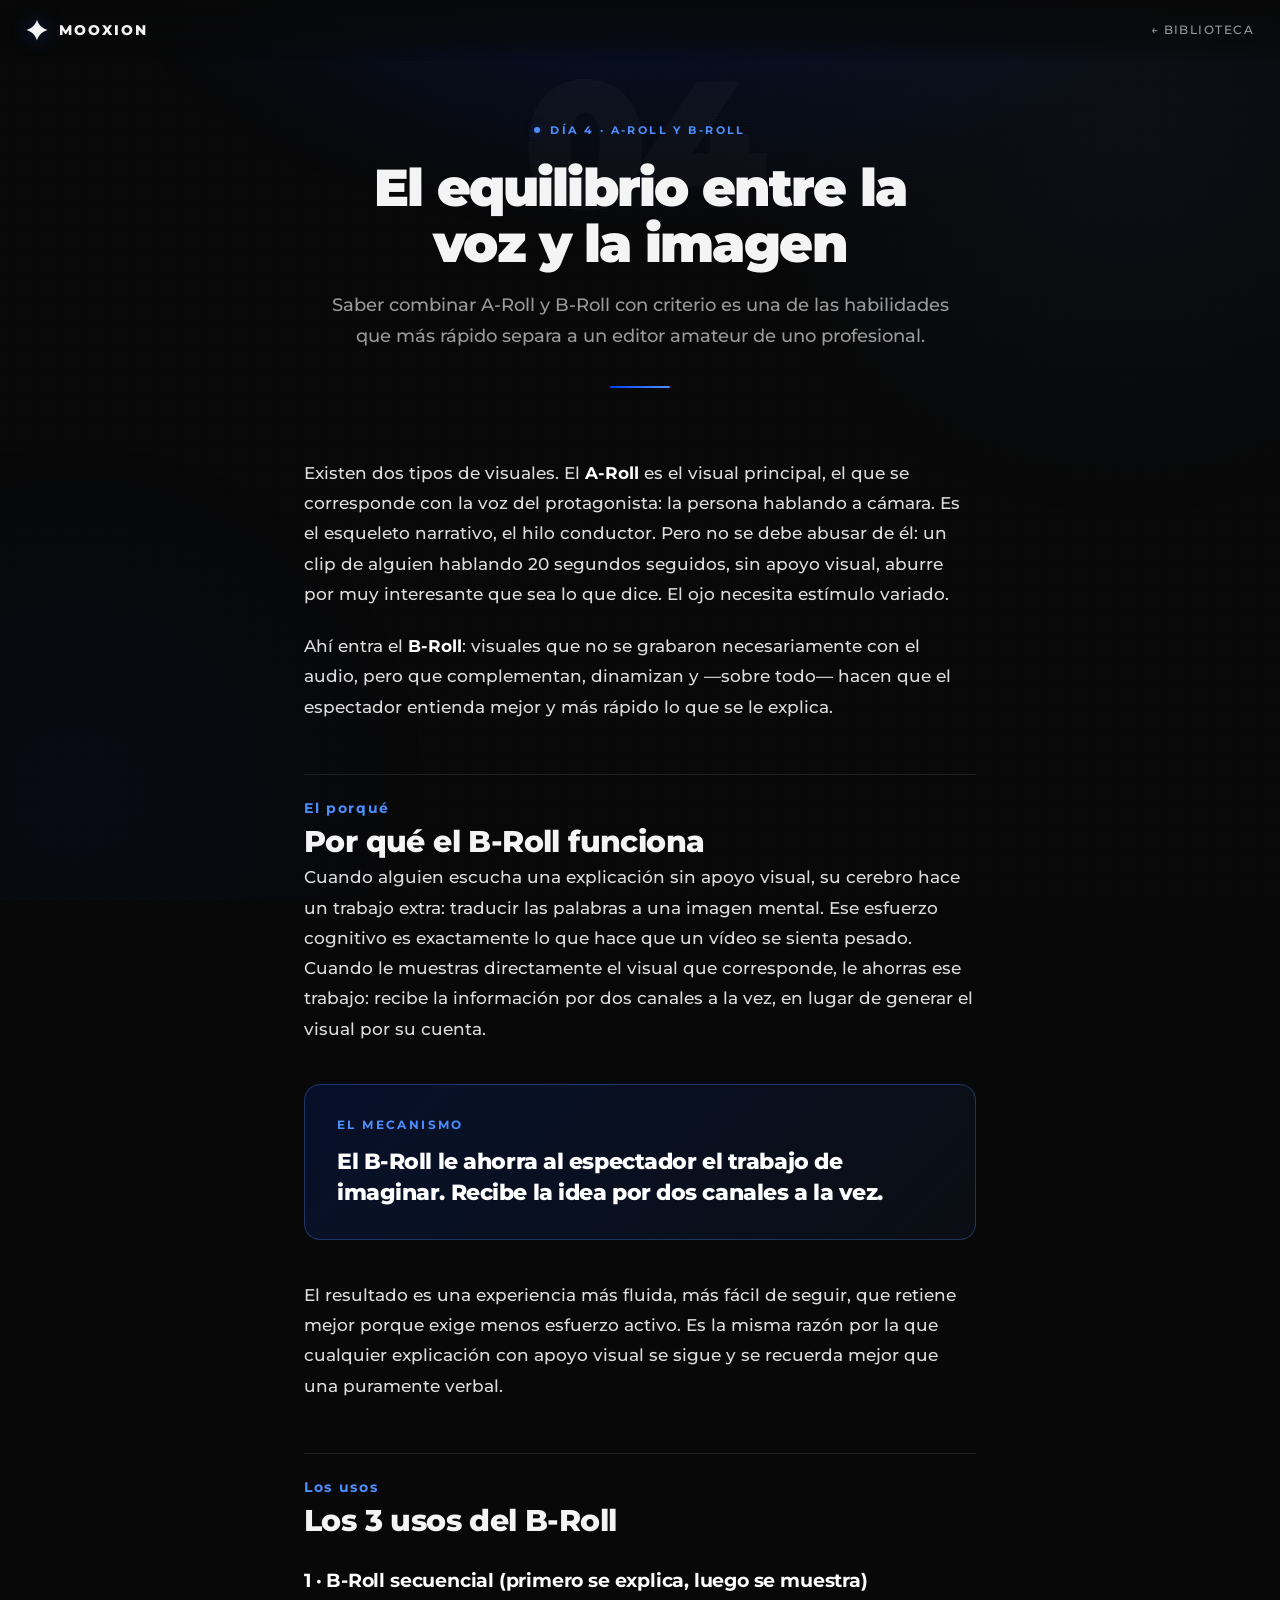
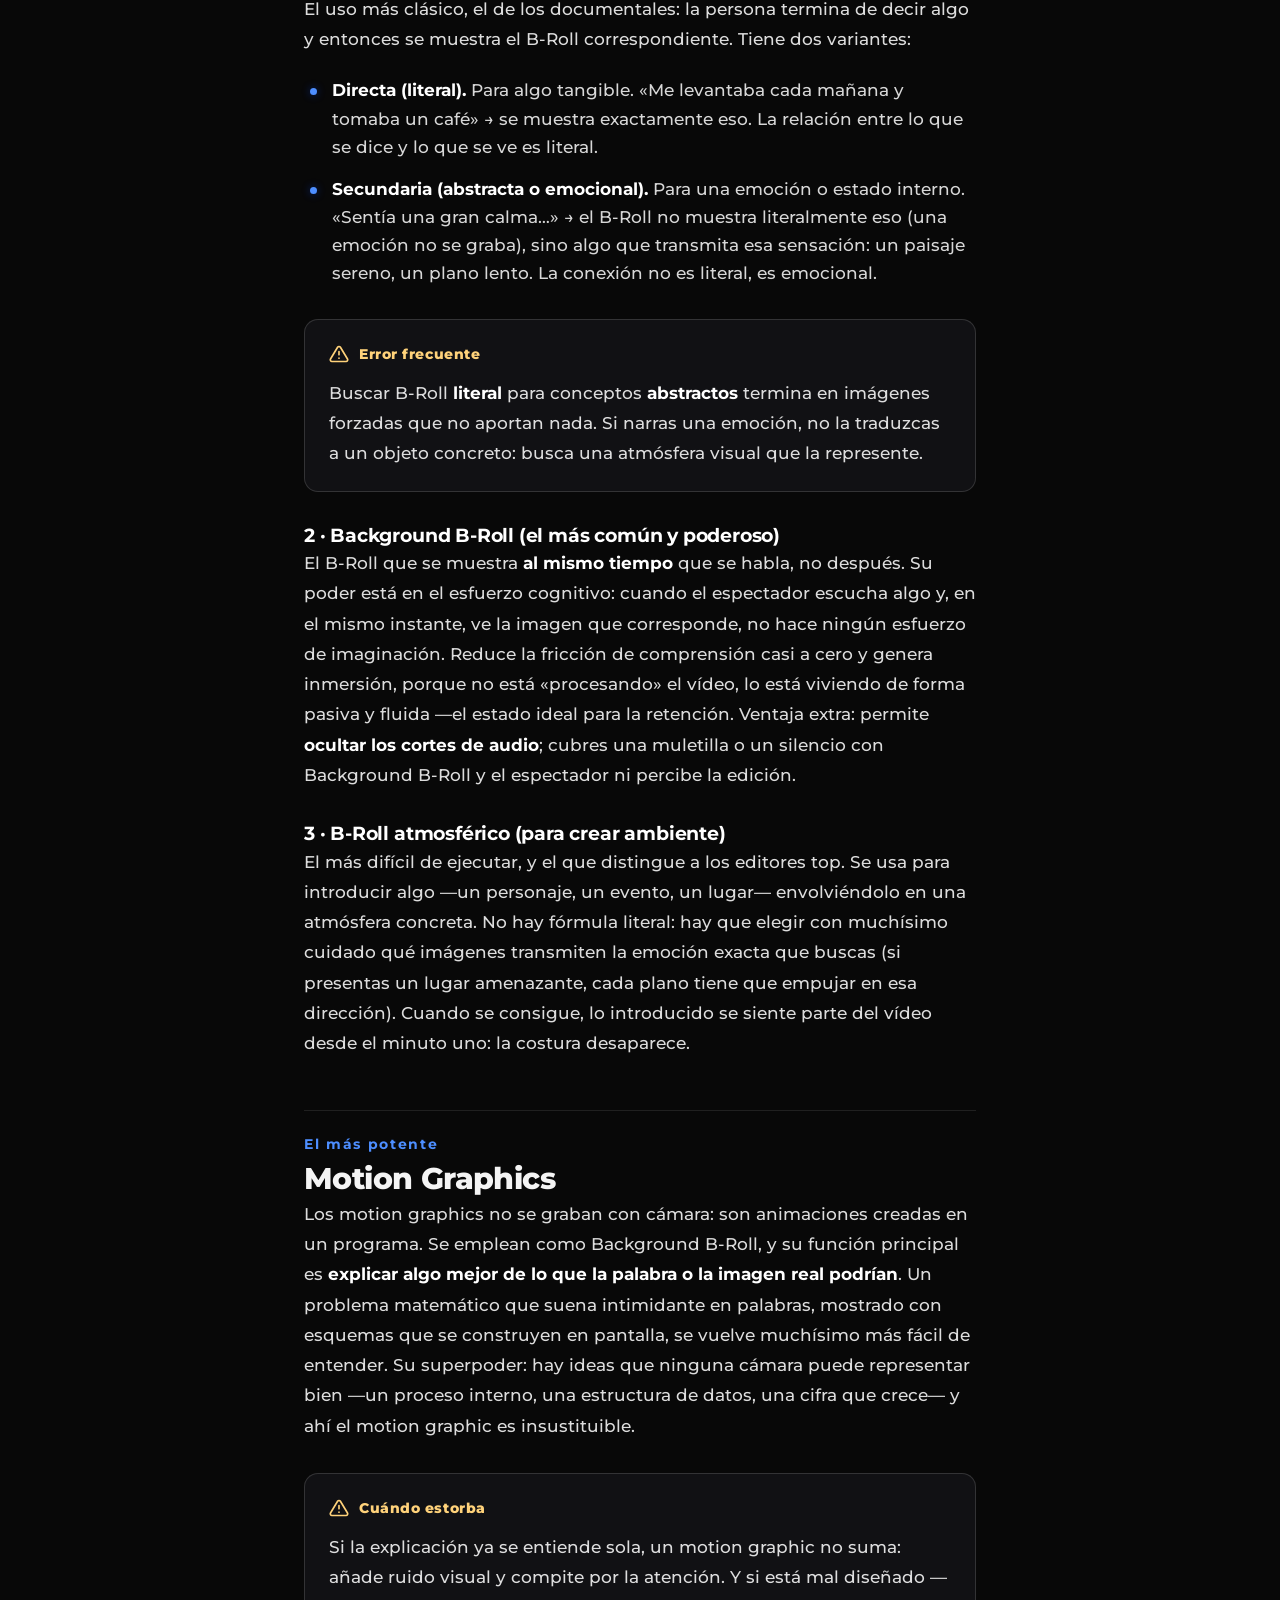
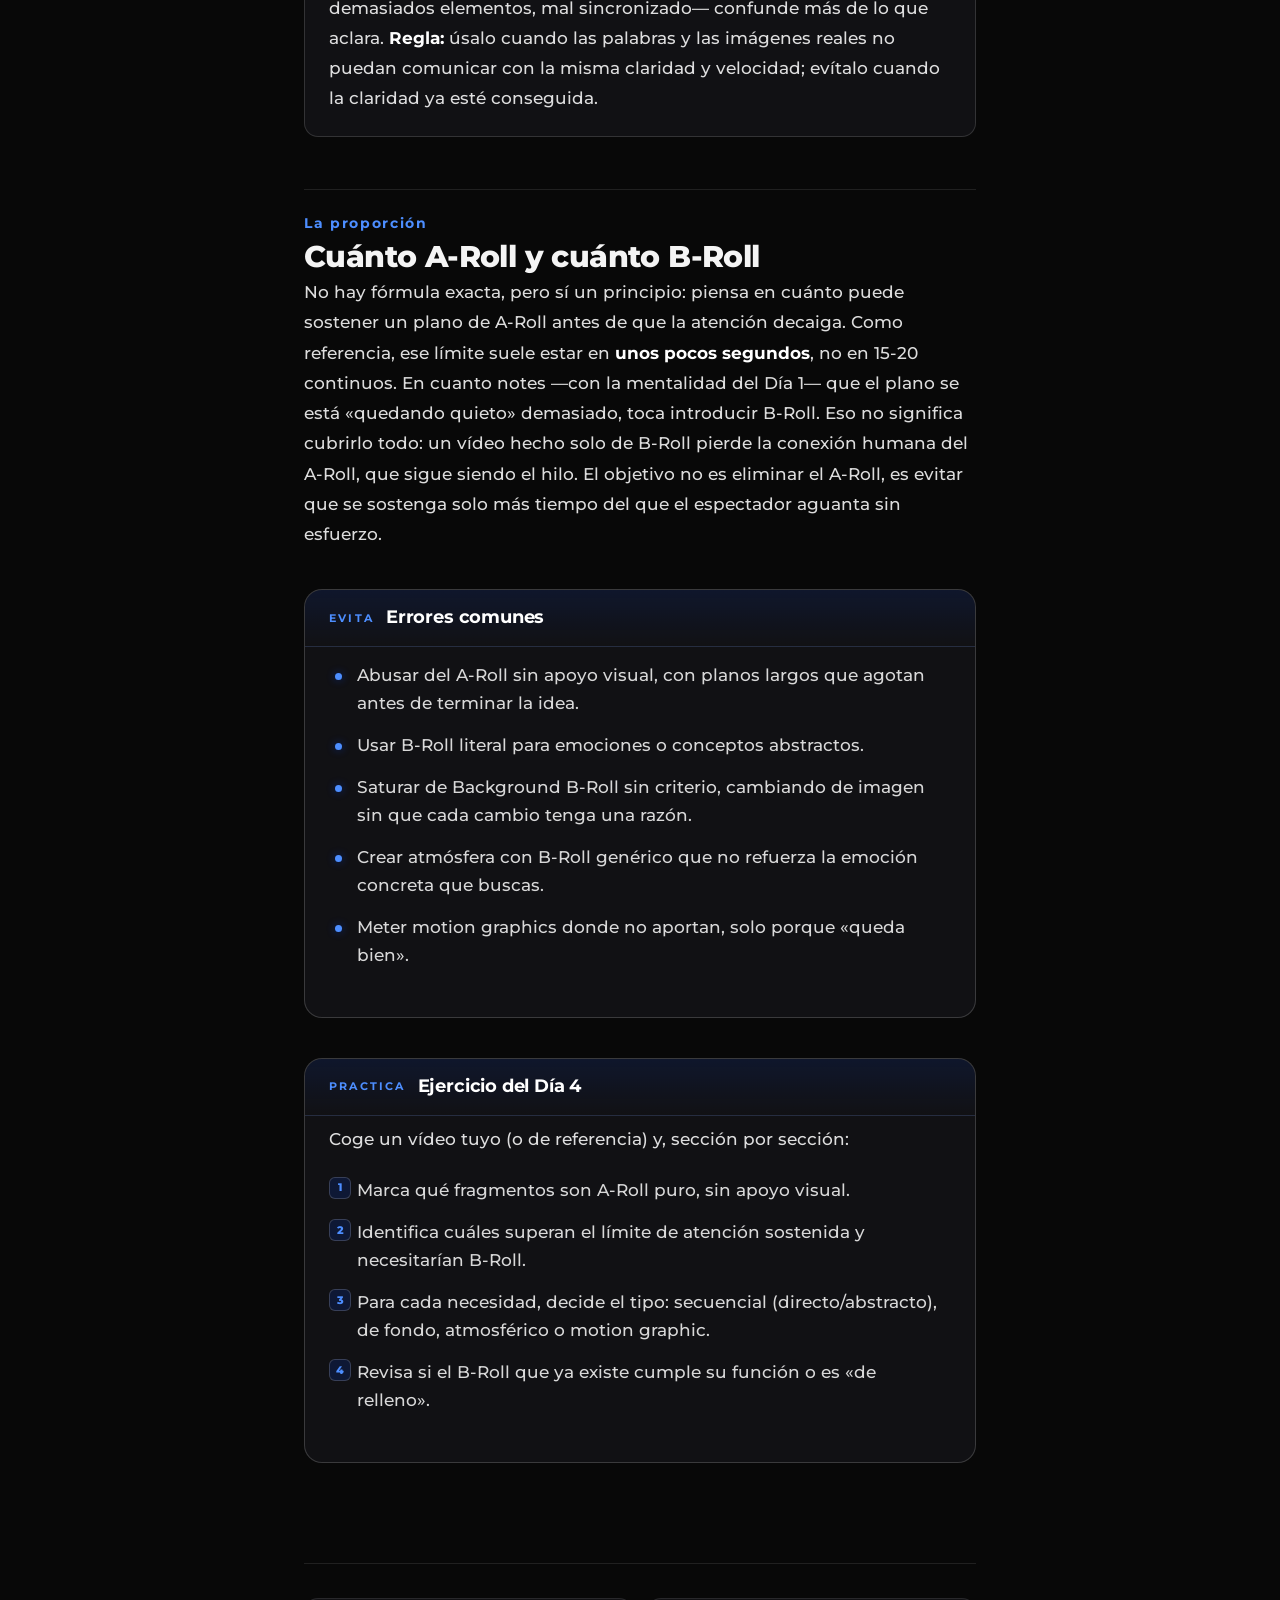
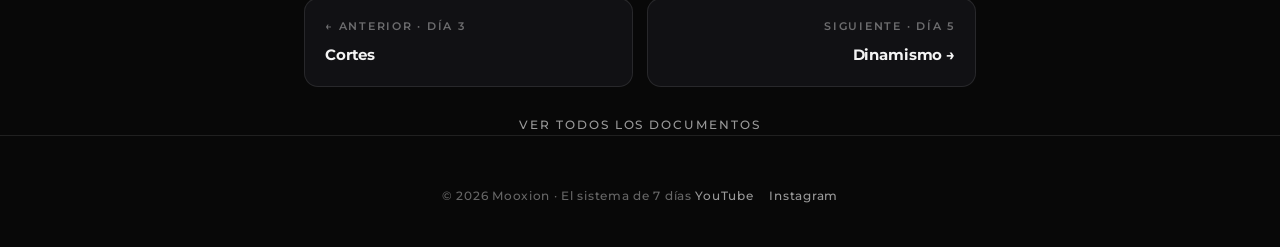
<file: sistema-7-dias/documento-4/index.html>
<!DOCTYPE html>
<html lang="es">
<head>
<meta charset="UTF-8">
<meta name="viewport" content="width=device-width, initial-scale=1.0">
<title>Día 4 · A-Roll y B-Roll — El Sistema de 7 Días</title>
<meta name="description" content="El equilibrio entre la voz y la imagen. Los 3 usos del B-Roll y el poder de los motion graphics.">
<meta name="robots" content="noindex">
<link rel="icon" href="data:image/svg+xml,%3Csvg xmlns='http://www.w3.org/2000/svg' viewBox='0 0 100 100'%3E%3Cpath d='M50 2 C50 2,56 38,98 50 C56 62,50 98,50 98 C50 98,44 62,2 50 C44 38,50 2,50 2Z' fill='%23F4F4F4'/%3E%3C/svg%3E">
<link rel="stylesheet" href="../assets/style.css">
</head>
<body>
<div class="bg-aura"></div>
<div class="bg-grain"></div>

<header class="topbar">
  <a class="brand" href="https://www.mooxion.com">
    <svg class="star" viewBox="0 0 100 100" xmlns="http://www.w3.org/2000/svg"><path d="M50 2 C50 2,56 38,98 50 C56 62,50 98,50 98 C50 98,44 62,2 50 C44 38,50 2,50 2Z" fill="#F4F4F4"/></svg>
    <span>Mooxion</span>
  </a>
  <a class="back" href="../documentos/index.html">← Biblioteca</a>
</header>

<main>
  <section class="doc-hero">
    <div class="num-ghost">04</div>
    <div class="daytag"><span class="pip"></span>Día 4 · A-Roll y B-Roll</div>
    <h1>El equilibrio entre la voz y la imagen</h1>
    <p class="subtitle">Saber combinar A-Roll y B-Roll con criterio es una de las habilidades que más rápido separa a un editor amateur de uno profesional.</p>
    <div class="doc-divider"></div>
  </section>

  <article class="doc-body">
    <p>Existen dos tipos de visuales. El <strong>A-Roll</strong> es el visual principal, el que se corresponde con la voz del protagonista: la persona hablando a cámara. Es el esqueleto narrativo, el hilo conductor. Pero no se debe abusar de él: un clip de alguien hablando 20 segundos seguidos, sin apoyo visual, aburre por muy interesante que sea lo que dice. El ojo necesita estímulo variado.</p>
    <p>Ahí entra el <strong>B-Roll</strong>: visuales que no se grabaron necesariamente con el audio, pero que complementan, dinamizan y —sobre todo— hacen que el espectador entienda mejor y más rápido lo que se le explica.</p>

    <h2><span class="h-index">El porqué</span>Por qué el B-Roll funciona</h2>
    <p>Cuando alguien escucha una explicación sin apoyo visual, su cerebro hace un trabajo extra: traducir las palabras a una imagen mental. Ese esfuerzo cognitivo es exactamente lo que hace que un vídeo se sienta pesado. Cuando le muestras directamente el visual que corresponde, le ahorras ese trabajo: recibe la información por dos canales a la vez, en lugar de generar el visual por su cuenta.</p>
    <div class="pullquote">
      <div class="mark">El mecanismo</div>
      <p>El B-Roll le ahorra al espectador el trabajo de imaginar. Recibe la idea por dos canales a la vez.</p>
    </div>
    <p>El resultado es una experiencia más fluida, más fácil de seguir, que retiene mejor porque exige menos esfuerzo activo. Es la misma razón por la que cualquier explicación con apoyo visual se sigue y se recuerda mejor que una puramente verbal.</p>

    <h2><span class="h-index">Los usos</span>Los 3 usos del B-Roll</h2>

    <h3>1 · B-Roll secuencial (primero se explica, luego se muestra)</h3>
    <p>El uso más clásico, el de los documentales: la persona termina de decir algo y entonces se muestra el B-Roll correspondiente. Tiene dos variantes:</p>
    <ul>
      <li><strong>Directa (literal).</strong> Para algo tangible. «Me levantaba cada mañana y tomaba un café» → se muestra exactamente eso. La relación entre lo que se dice y lo que se ve es literal.</li>
      <li><strong>Secundaria (abstracta o emocional).</strong> Para una emoción o estado interno. «Sentía una gran calma…» → el B-Roll no muestra literalmente eso (una emoción no se graba), sino algo que transmita esa sensación: un paisaje sereno, un plano lento. La conexión no es literal, es emocional.</li>
    </ul>
    <div class="callout warn">
      <div class="c-title"><svg class="c-icon" viewBox="0 0 24 24" fill="none" stroke="currentColor" stroke-width="2" stroke-linecap="round" stroke-linejoin="round"><path d="M12 9v4M12 17h.01M10.3 3.9 1.8 18a2 2 0 0 0 1.7 3h17a2 2 0 0 0 1.7-3L13.7 3.9a2 2 0 0 0-3.4 0z"/></svg>Error frecuente</div>
      <p>Buscar B-Roll <strong>literal</strong> para conceptos <strong>abstractos</strong> termina en imágenes forzadas que no aportan nada. Si narras una emoción, no la traduzcas a un objeto concreto: busca una atmósfera visual que la represente.</p>
    </div>

    <h3>2 · Background B-Roll (el más común y poderoso)</h3>
    <p>El B-Roll que se muestra <strong>al mismo tiempo</strong> que se habla, no después. Su poder está en el esfuerzo cognitivo: cuando el espectador escucha algo y, en el mismo instante, ve la imagen que corresponde, no hace ningún esfuerzo de imaginación. Reduce la fricción de comprensión casi a cero y genera inmersión, porque no está «procesando» el vídeo, lo está viviendo de forma pasiva y fluida —el estado ideal para la retención. Ventaja extra: permite <strong>ocultar los cortes de audio</strong>; cubres una muletilla o un silencio con Background B-Roll y el espectador ni percibe la edición.</p>

    <h3>3 · B-Roll atmosférico (para crear ambiente)</h3>
    <p>El más difícil de ejecutar, y el que distingue a los editores top. Se usa para introducir algo —un personaje, un evento, un lugar— envolviéndolo en una atmósfera concreta. No hay fórmula literal: hay que elegir con muchísimo cuidado qué imágenes transmiten la emoción exacta que buscas (si presentas un lugar amenazante, cada plano tiene que empujar en esa dirección). Cuando se consigue, lo introducido se siente parte del vídeo desde el minuto uno: la costura desaparece.</p>

    <h2><span class="h-index">El más potente</span>Motion Graphics</h2>
    <p>Los motion graphics no se graban con cámara: son animaciones creadas en un programa. Se emplean como Background B-Roll, y su función principal es <strong>explicar algo mejor de lo que la palabra o la imagen real podrían</strong>. Un problema matemático que suena intimidante en palabras, mostrado con esquemas que se construyen en pantalla, se vuelve muchísimo más fácil de entender. Su superpoder: hay ideas que ninguna cámara puede representar bien —un proceso interno, una estructura de datos, una cifra que crece— y ahí el motion graphic es insustituible.</p>
    <div class="callout warn">
      <div class="c-title"><svg class="c-icon" viewBox="0 0 24 24" fill="none" stroke="currentColor" stroke-width="2" stroke-linecap="round" stroke-linejoin="round"><path d="M12 9v4M12 17h.01M10.3 3.9 1.8 18a2 2 0 0 0 1.7 3h17a2 2 0 0 0 1.7-3L13.7 3.9a2 2 0 0 0-3.4 0z"/></svg>Cuándo estorba</div>
      <p>Si la explicación ya se entiende sola, un motion graphic no suma: añade ruido visual y compite por la atención. Y si está mal diseñado —demasiados elementos, mal sincronizado— confunde más de lo que aclara. <strong>Regla:</strong> úsalo cuando las palabras y las imágenes reales no puedan comunicar con la misma claridad y velocidad; evítalo cuando la claridad ya esté conseguida.</p>
    </div>

    <h2><span class="h-index">La proporción</span>Cuánto A-Roll y cuánto B-Roll</h2>
    <p>No hay fórmula exacta, pero sí un principio: piensa en cuánto puede sostener un plano de A-Roll antes de que la atención decaiga. Como referencia, ese límite suele estar en <strong>unos pocos segundos</strong>, no en 15-20 continuos. En cuanto notes —con la mentalidad del Día 1— que el plano se está «quedando quieto» demasiado, toca introducir B-Roll. Eso no significa cubrirlo todo: un vídeo hecho solo de B-Roll pierde la conexión humana del A-Roll, que sigue siendo el hilo. El objetivo no es eliminar el A-Roll, es evitar que se sostenga solo más tiempo del que el espectador aguanta sin esfuerzo.</p>

    <div class="box">
      <div class="box-head"><span class="k">Evita</span><h3>Errores comunes</h3></div>
      <div class="box-inner">
        <ul>
          <li>Abusar del A-Roll sin apoyo visual, con planos largos que agotan antes de terminar la idea.</li>
          <li>Usar B-Roll literal para emociones o conceptos abstractos.</li>
          <li>Saturar de Background B-Roll sin criterio, cambiando de imagen sin que cada cambio tenga una razón.</li>
          <li>Crear atmósfera con B-Roll genérico que no refuerza la emoción concreta que buscas.</li>
          <li>Meter motion graphics donde no aportan, solo porque «queda bien».</li>
        </ul>
      </div>
    </div>

    <div class="box">
      <div class="box-head"><span class="k">Practica</span><h3>Ejercicio del Día 4</h3></div>
      <div class="box-inner">
        <p>Coge un vídeo tuyo (o de referencia) y, sección por sección:</p>
        <ol>
          <li>Marca qué fragmentos son A-Roll puro, sin apoyo visual.</li>
          <li>Identifica cuáles superan el límite de atención sostenida y necesitarían B-Roll.</li>
          <li>Para cada necesidad, decide el tipo: secuencial (directo/abstracto), de fondo, atmosférico o motion graphic.</li>
          <li>Revisa si el B-Roll que ya existe cumple su función o es «de relleno».</li>
        </ol>
      </div>
    </div>
  </article>

  <nav class="doc-nav">
    <div class="doc-nav-grid">
      <a class="nav-link" href="../documento-3/index.html"><div class="d">← Anterior · Día 3</div><div class="t">Cortes</div></a>
      <a class="nav-link next" href="../documento-5/index.html"><div class="d">Siguiente · Día 5</div><div class="t">Dinamismo →</div></a>
    </div>
    <a class="hub-link" href="../documentos/index.html">Ver todos los documentos</a>
  </nav>
</main>

<footer class="site-foot">
  © 2026 Mooxion · El sistema de 7 días
  <div class="fl">
    <a href="https://www.youtube.com/@Mooxion" target="_blank" rel="noopener">YouTube</a>
    <a href="https://www.instagram.com/mooxioon/" target="_blank" rel="noopener">Instagram</a>
  </div>
</footer>
</body>
</html>
</file>
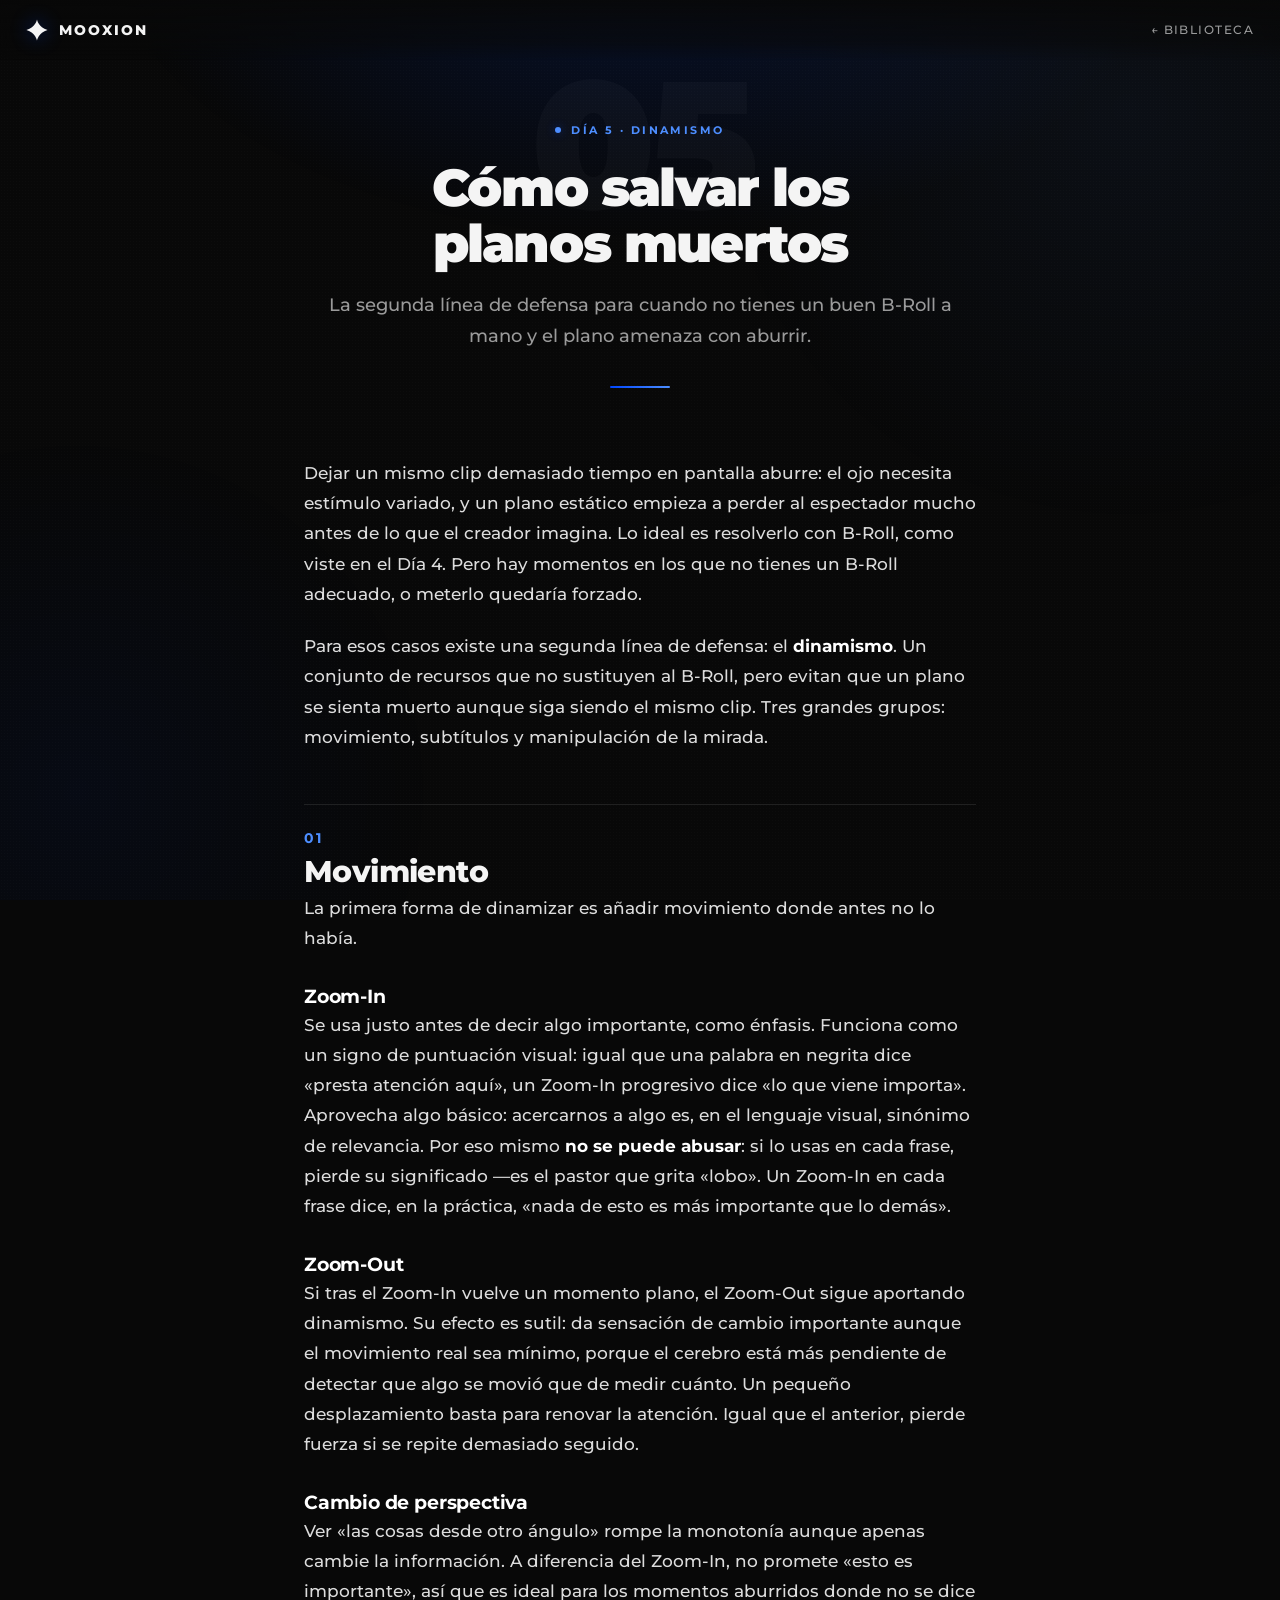
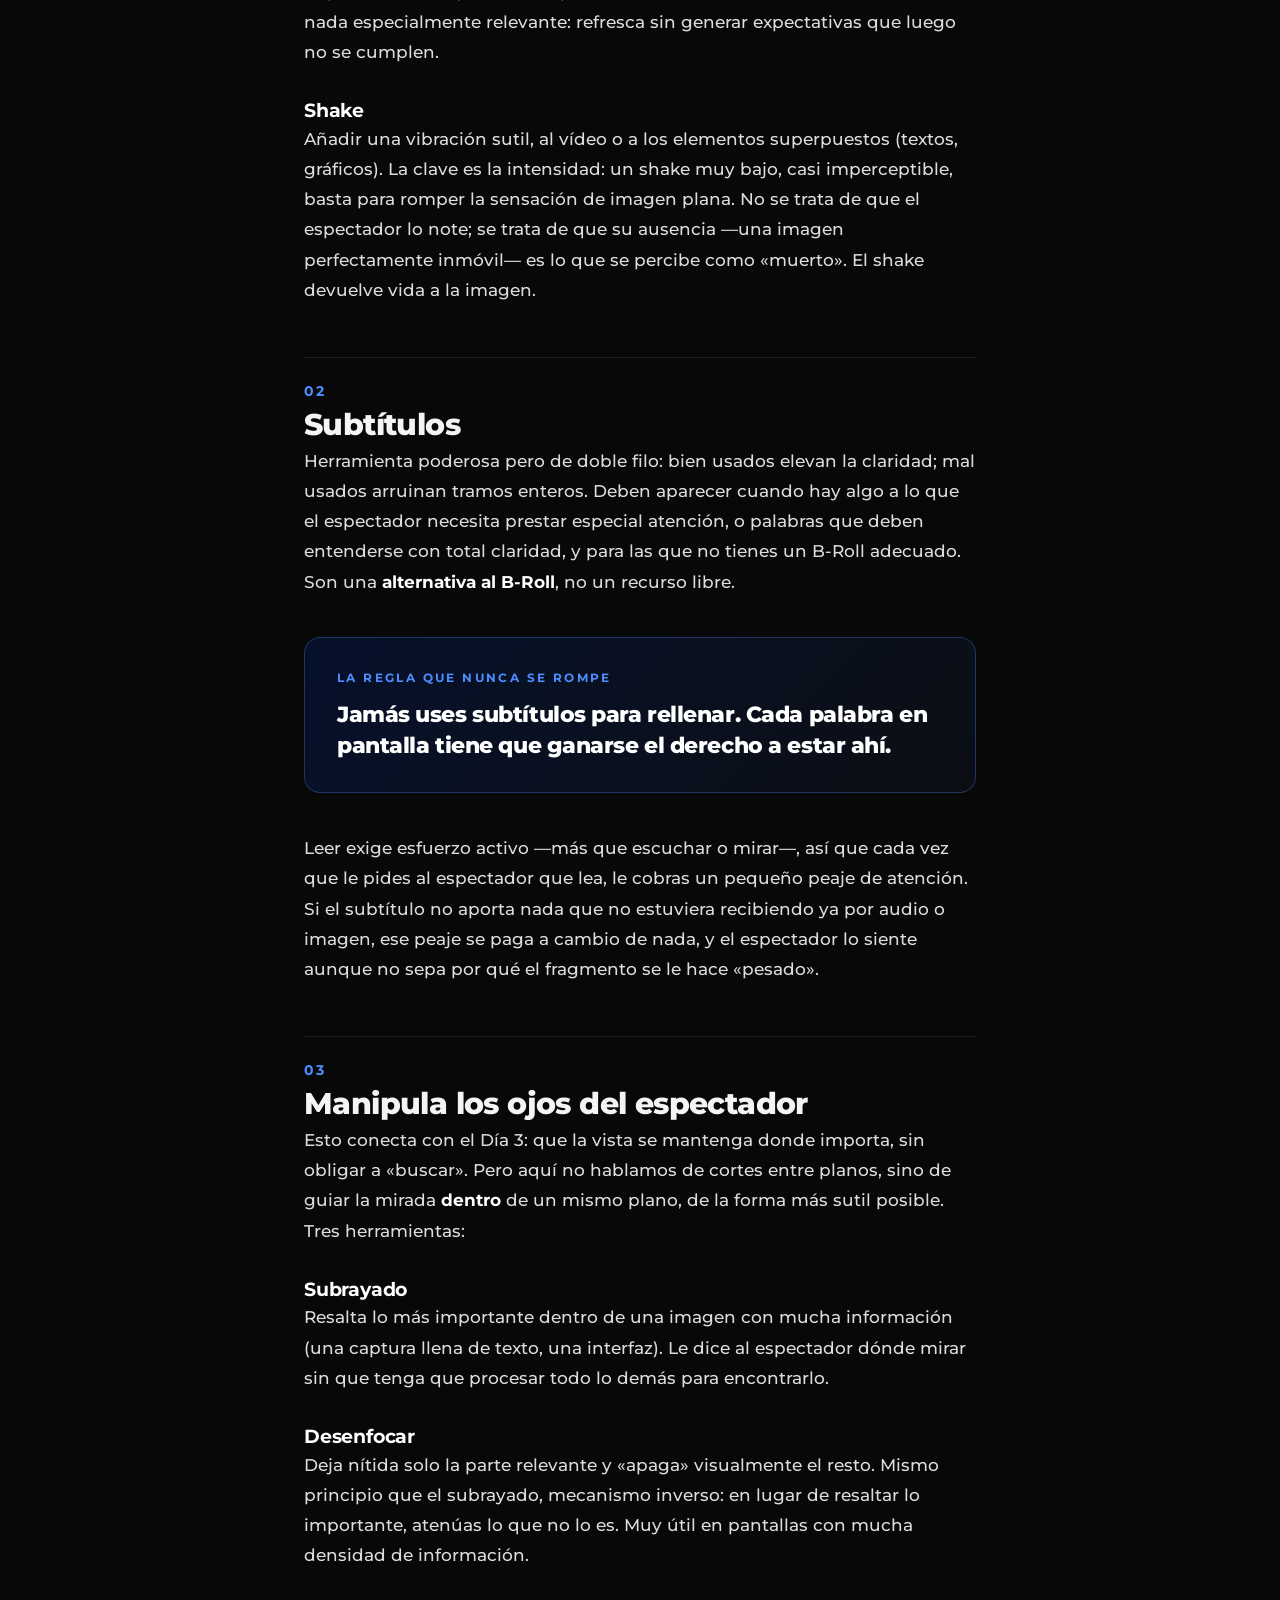
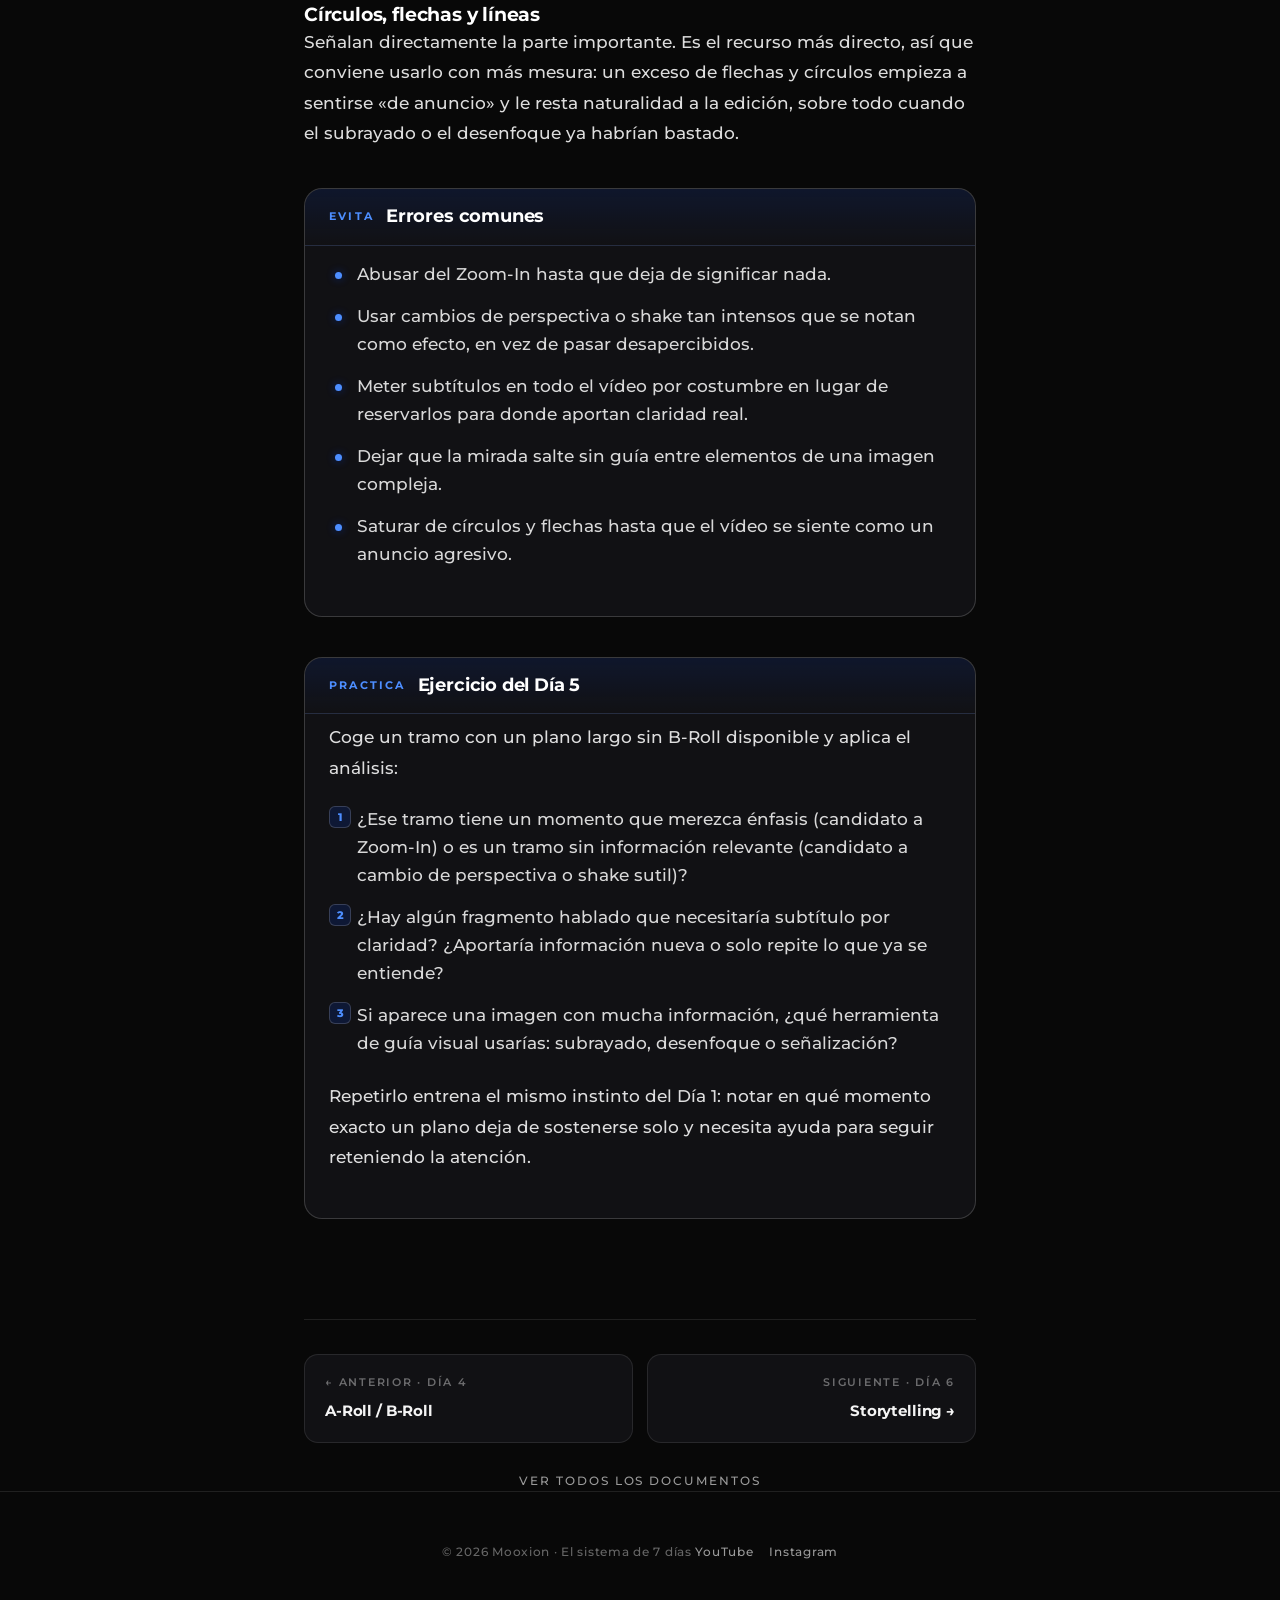
<file: sistema-7-dias/documento-5/index.html>
<!DOCTYPE html>
<html lang="es">
<head>
<meta charset="UTF-8">
<meta name="viewport" content="width=device-width, initial-scale=1.0">
<title>Día 5 · Dinamismo — El Sistema de 7 Días</title>
<meta name="description" content="Cómo salvar los planos muertos cuando no tienes B-Roll: movimiento, subtítulos y control de la mirada.">
<meta name="robots" content="noindex">
<link rel="icon" href="data:image/svg+xml,%3Csvg xmlns='http://www.w3.org/2000/svg' viewBox='0 0 100 100'%3E%3Cpath d='M50 2 C50 2,56 38,98 50 C56 62,50 98,50 98 C50 98,44 62,2 50 C44 38,50 2,50 2Z' fill='%23F4F4F4'/%3E%3C/svg%3E">
<link rel="stylesheet" href="../assets/style.css">
</head>
<body>
<div class="bg-aura"></div>
<div class="bg-grain"></div>

<header class="topbar">
  <a class="brand" href="https://www.mooxion.com">
    <svg class="star" viewBox="0 0 100 100" xmlns="http://www.w3.org/2000/svg"><path d="M50 2 C50 2,56 38,98 50 C56 62,50 98,50 98 C50 98,44 62,2 50 C44 38,50 2,50 2Z" fill="#F4F4F4"/></svg>
    <span>Mooxion</span>
  </a>
  <a class="back" href="../documentos/index.html">← Biblioteca</a>
</header>

<main>
  <section class="doc-hero">
    <div class="num-ghost">05</div>
    <div class="daytag"><span class="pip"></span>Día 5 · Dinamismo</div>
    <h1>Cómo salvar los planos muertos</h1>
    <p class="subtitle">La segunda línea de defensa para cuando no tienes un buen B-Roll a mano y el plano amenaza con aburrir.</p>
    <div class="doc-divider"></div>
  </section>

  <article class="doc-body">
    <p>Dejar un mismo clip demasiado tiempo en pantalla aburre: el ojo necesita estímulo variado, y un plano estático empieza a perder al espectador mucho antes de lo que el creador imagina. Lo ideal es resolverlo con B-Roll, como viste en el Día 4. Pero hay momentos en los que no tienes un B-Roll adecuado, o meterlo quedaría forzado.</p>
    <p>Para esos casos existe una segunda línea de defensa: el <strong>dinamismo</strong>. Un conjunto de recursos que no sustituyen al B-Roll, pero evitan que un plano se sienta muerto aunque siga siendo el mismo clip. Tres grandes grupos: movimiento, subtítulos y manipulación de la mirada.</p>

    <h2><span class="h-index">01</span>Movimiento</h2>
    <p>La primera forma de dinamizar es añadir movimiento donde antes no lo había.</p>
    <h3>Zoom-In</h3>
    <p>Se usa justo antes de decir algo importante, como énfasis. Funciona como un signo de puntuación visual: igual que una palabra en negrita dice «presta atención aquí», un Zoom-In progresivo dice «lo que viene importa». Aprovecha algo básico: acercarnos a algo es, en el lenguaje visual, sinónimo de relevancia. Por eso mismo <strong>no se puede abusar</strong>: si lo usas en cada frase, pierde su significado —es el pastor que grita «lobo». Un Zoom-In en cada frase dice, en la práctica, «nada de esto es más importante que lo demás».</p>
    <h3>Zoom-Out</h3>
    <p>Si tras el Zoom-In vuelve un momento plano, el Zoom-Out sigue aportando dinamismo. Su efecto es sutil: da sensación de cambio importante aunque el movimiento real sea mínimo, porque el cerebro está más pendiente de detectar que algo se movió que de medir cuánto. Un pequeño desplazamiento basta para renovar la atención. Igual que el anterior, pierde fuerza si se repite demasiado seguido.</p>
    <h3>Cambio de perspectiva</h3>
    <p>Ver «las cosas desde otro ángulo» rompe la monotonía aunque apenas cambie la información. A diferencia del Zoom-In, no promete «esto es importante», así que es ideal para los momentos aburridos donde no se dice nada especialmente relevante: refresca sin generar expectativas que luego no se cumplen.</p>
    <h3>Shake</h3>
    <p>Añadir una vibración sutil, al vídeo o a los elementos superpuestos (textos, gráficos). La clave es la intensidad: un shake muy bajo, casi imperceptible, basta para romper la sensación de imagen plana. No se trata de que el espectador lo note; se trata de que su ausencia —una imagen perfectamente inmóvil— es lo que se percibe como «muerto». El shake devuelve vida a la imagen.</p>

    <h2><span class="h-index">02</span>Subtítulos</h2>
    <p>Herramienta poderosa pero de doble filo: bien usados elevan la claridad; mal usados arruinan tramos enteros. Deben aparecer cuando hay algo a lo que el espectador necesita prestar especial atención, o palabras que deben entenderse con total claridad, y para las que no tienes un B-Roll adecuado. Son una <strong>alternativa al B-Roll</strong>, no un recurso libre.</p>
    <div class="pullquote">
      <div class="mark">La regla que nunca se rompe</div>
      <p>Jamás uses subtítulos para rellenar. Cada palabra en pantalla tiene que ganarse el derecho a estar ahí.</p>
    </div>
    <p>Leer exige esfuerzo activo —más que escuchar o mirar—, así que cada vez que le pides al espectador que lea, le cobras un pequeño peaje de atención. Si el subtítulo no aporta nada que no estuviera recibiendo ya por audio o imagen, ese peaje se paga a cambio de nada, y el espectador lo siente aunque no sepa por qué el fragmento se le hace «pesado».</p>

    <h2><span class="h-index">03</span>Manipula los ojos del espectador</h2>
    <p>Esto conecta con el Día 3: que la vista se mantenga donde importa, sin obligar a «buscar». Pero aquí no hablamos de cortes entre planos, sino de guiar la mirada <strong>dentro</strong> de un mismo plano, de la forma más sutil posible. Tres herramientas:</p>
    <h3>Subrayado</h3>
    <p>Resalta lo más importante dentro de una imagen con mucha información (una captura llena de texto, una interfaz). Le dice al espectador dónde mirar sin que tenga que procesar todo lo demás para encontrarlo.</p>
    <h3>Desenfocar</h3>
    <p>Deja nítida solo la parte relevante y «apaga» visualmente el resto. Mismo principio que el subrayado, mecanismo inverso: en lugar de resaltar lo importante, atenúas lo que no lo es. Muy útil en pantallas con mucha densidad de información.</p>
    <h3>Círculos, flechas y líneas</h3>
    <p>Señalan directamente la parte importante. Es el recurso más directo, así que conviene usarlo con más mesura: un exceso de flechas y círculos empieza a sentirse «de anuncio» y le resta naturalidad a la edición, sobre todo cuando el subrayado o el desenfoque ya habrían bastado.</p>

    <div class="box">
      <div class="box-head"><span class="k">Evita</span><h3>Errores comunes</h3></div>
      <div class="box-inner">
        <ul>
          <li>Abusar del Zoom-In hasta que deja de significar nada.</li>
          <li>Usar cambios de perspectiva o shake tan intensos que se notan como efecto, en vez de pasar desapercibidos.</li>
          <li>Meter subtítulos en todo el vídeo por costumbre en lugar de reservarlos para donde aportan claridad real.</li>
          <li>Dejar que la mirada salte sin guía entre elementos de una imagen compleja.</li>
          <li>Saturar de círculos y flechas hasta que el vídeo se siente como un anuncio agresivo.</li>
        </ul>
      </div>
    </div>

    <div class="box">
      <div class="box-head"><span class="k">Practica</span><h3>Ejercicio del Día 5</h3></div>
      <div class="box-inner">
        <p>Coge un tramo con un plano largo sin B-Roll disponible y aplica el análisis:</p>
        <ol>
          <li>¿Ese tramo tiene un momento que merezca énfasis (candidato a Zoom-In) o es un tramo sin información relevante (candidato a cambio de perspectiva o shake sutil)?</li>
          <li>¿Hay algún fragmento hablado que necesitaría subtítulo por claridad? ¿Aportaría información nueva o solo repite lo que ya se entiende?</li>
          <li>Si aparece una imagen con mucha información, ¿qué herramienta de guía visual usarías: subrayado, desenfoque o señalización?</li>
        </ol>
        <p>Repetirlo entrena el mismo instinto del Día 1: notar en qué momento exacto un plano deja de sostenerse solo y necesita ayuda para seguir reteniendo la atención.</p>
      </div>
    </div>
  </article>

  <nav class="doc-nav">
    <div class="doc-nav-grid">
      <a class="nav-link" href="../documento-4/index.html"><div class="d">← Anterior · Día 4</div><div class="t">A-Roll / B-Roll</div></a>
      <a class="nav-link next" href="../documento-6/index.html"><div class="d">Siguiente · Día 6</div><div class="t">Storytelling →</div></a>
    </div>
    <a class="hub-link" href="../documentos/index.html">Ver todos los documentos</a>
  </nav>
</main>

<footer class="site-foot">
  © 2026 Mooxion · El sistema de 7 días
  <div class="fl">
    <a href="https://www.youtube.com/@Mooxion" target="_blank" rel="noopener">YouTube</a>
    <a href="https://www.instagram.com/mooxioon/" target="_blank" rel="noopener">Instagram</a>
  </div>
</footer>
</body>
</html>
</file>
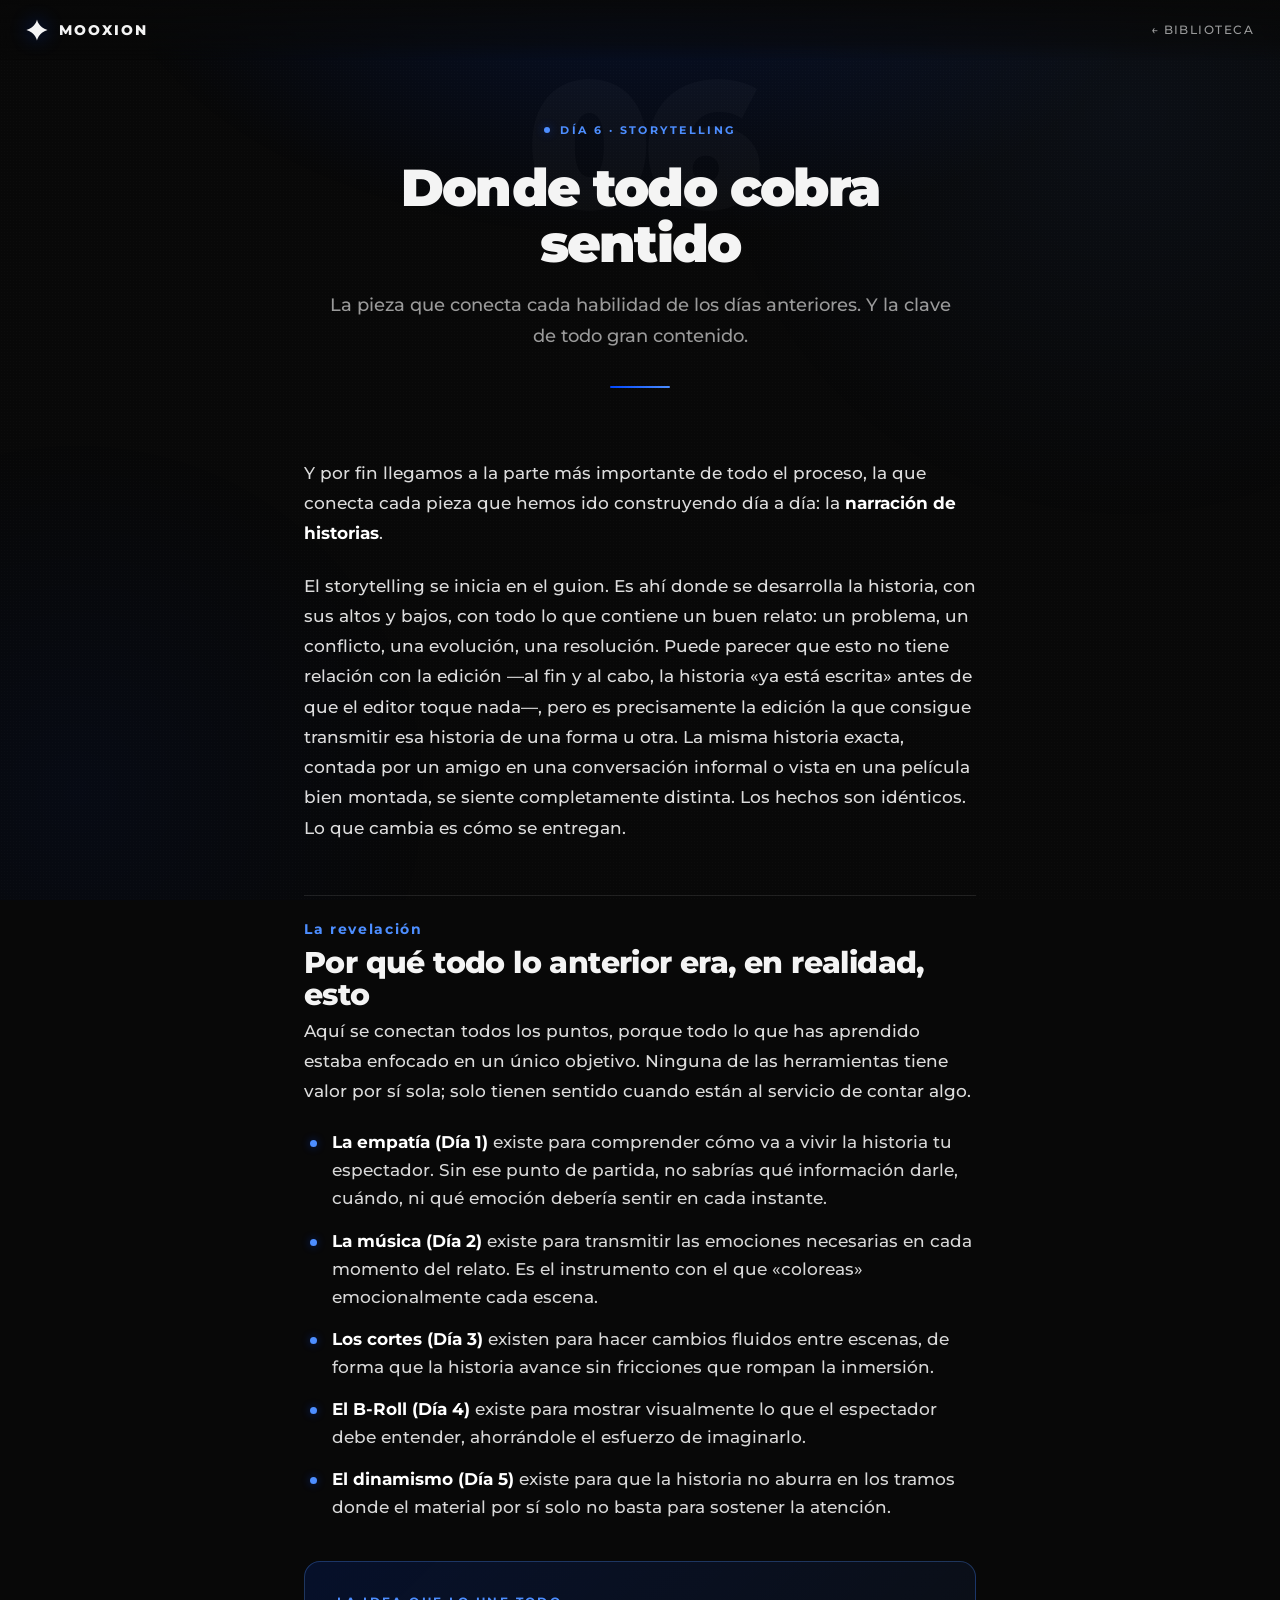
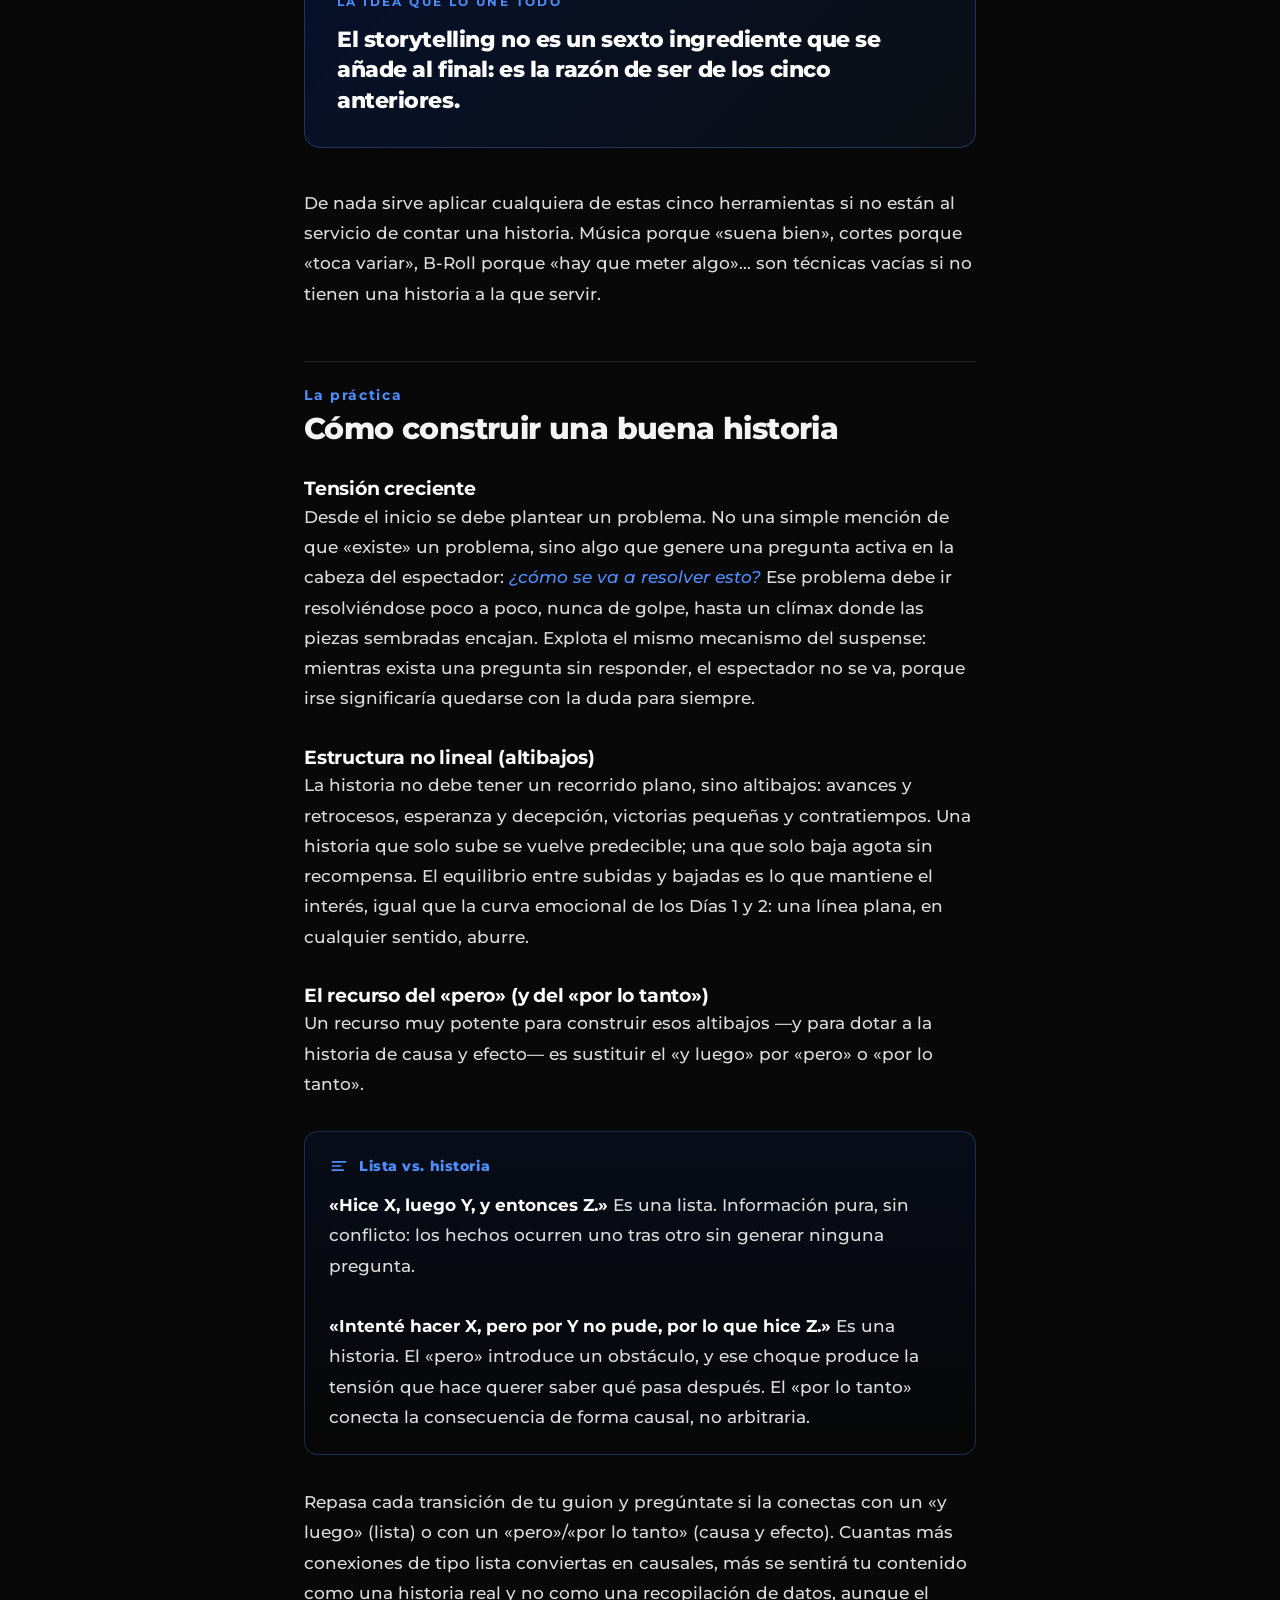
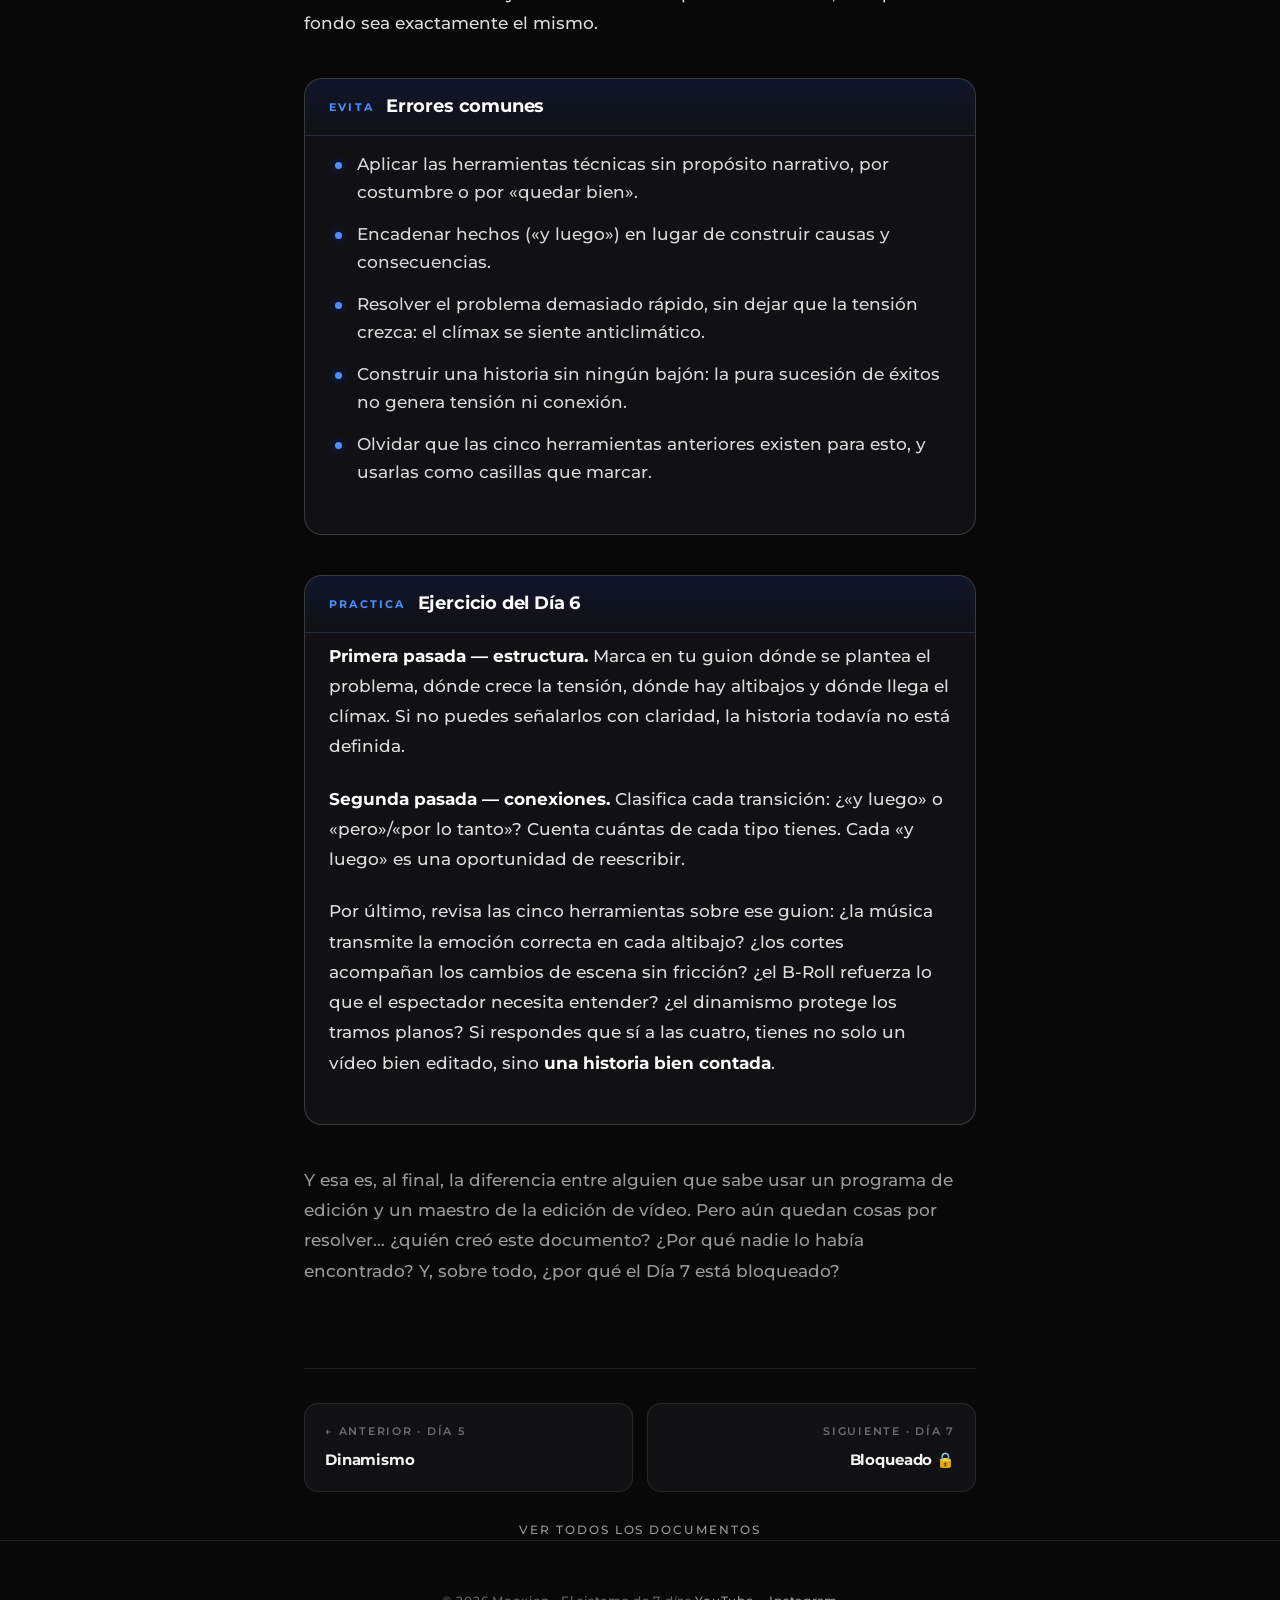
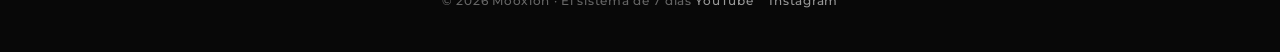
<file: sistema-7-dias/documento-6/index.html>
<!DOCTYPE html>
<html lang="es">
<head>
<meta charset="UTF-8">
<meta name="viewport" content="width=device-width, initial-scale=1.0">
<title>Día 6 · Storytelling — El Sistema de 7 Días</title>
<meta name="description" content="Donde todo cobra sentido. La pieza que conecta los seis días: todo lo anterior existía, en realidad, para esto.">
<meta name="robots" content="noindex">
<link rel="icon" href="data:image/svg+xml,%3Csvg xmlns='http://www.w3.org/2000/svg' viewBox='0 0 100 100'%3E%3Cpath d='M50 2 C50 2,56 38,98 50 C56 62,50 98,50 98 C50 98,44 62,2 50 C44 38,50 2,50 2Z' fill='%23F4F4F4'/%3E%3C/svg%3E">
<link rel="stylesheet" href="../assets/style.css">
</head>
<body>
<div class="bg-aura"></div>
<div class="bg-grain"></div>

<header class="topbar">
  <a class="brand" href="https://www.mooxion.com">
    <svg class="star" viewBox="0 0 100 100" xmlns="http://www.w3.org/2000/svg"><path d="M50 2 C50 2,56 38,98 50 C56 62,50 98,50 98 C50 98,44 62,2 50 C44 38,50 2,50 2Z" fill="#F4F4F4"/></svg>
    <span>Mooxion</span>
  </a>
  <a class="back" href="../documentos/index.html">← Biblioteca</a>
</header>

<main>
  <section class="doc-hero">
    <div class="num-ghost">06</div>
    <div class="daytag"><span class="pip"></span>Día 6 · Storytelling</div>
    <h1>Donde todo cobra sentido</h1>
    <p class="subtitle">La pieza que conecta cada habilidad de los días anteriores. Y la clave de todo gran contenido.</p>
    <div class="doc-divider"></div>
  </section>

  <article class="doc-body">
    <p>Y por fin llegamos a la parte más importante de todo el proceso, la que conecta cada pieza que hemos ido construyendo día a día: la <strong>narración de historias</strong>.</p>
    <p>El storytelling se inicia en el guion. Es ahí donde se desarrolla la historia, con sus altos y bajos, con todo lo que contiene un buen relato: un problema, un conflicto, una evolución, una resolución. Puede parecer que esto no tiene relación con la edición —al fin y al cabo, la historia «ya está escrita» antes de que el editor toque nada—, pero es precisamente la edición la que consigue transmitir esa historia de una forma u otra. La misma historia exacta, contada por un amigo en una conversación informal o vista en una película bien montada, se siente completamente distinta. Los hechos son idénticos. Lo que cambia es cómo se entregan.</p>

    <h2><span class="h-index">La revelación</span>Por qué todo lo anterior era, en realidad, esto</h2>
    <p>Aquí se conectan todos los puntos, porque todo lo que has aprendido estaba enfocado en un único objetivo. Ninguna de las herramientas tiene valor por sí sola; solo tienen sentido cuando están al servicio de contar algo.</p>
    <ul>
      <li><strong>La empatía (Día 1)</strong> existe para comprender cómo va a vivir la historia tu espectador. Sin ese punto de partida, no sabrías qué información darle, cuándo, ni qué emoción debería sentir en cada instante.</li>
      <li><strong>La música (Día 2)</strong> existe para transmitir las emociones necesarias en cada momento del relato. Es el instrumento con el que «coloreas» emocionalmente cada escena.</li>
      <li><strong>Los cortes (Día 3)</strong> existen para hacer cambios fluidos entre escenas, de forma que la historia avance sin fricciones que rompan la inmersión.</li>
      <li><strong>El B-Roll (Día 4)</strong> existe para mostrar visualmente lo que el espectador debe entender, ahorrándole el esfuerzo de imaginarlo.</li>
      <li><strong>El dinamismo (Día 5)</strong> existe para que la historia no aburra en los tramos donde el material por sí solo no basta para sostener la atención.</li>
    </ul>

    <div class="pullquote">
      <div class="mark">La idea que lo une todo</div>
      <p>El storytelling no es un sexto ingrediente que se añade al final: es la razón de ser de los cinco anteriores.</p>
    </div>

    <p>De nada sirve aplicar cualquiera de estas cinco herramientas si no están al servicio de contar una historia. Música porque «suena bien», cortes porque «toca variar», B-Roll porque «hay que meter algo»… son técnicas vacías si no tienen una historia a la que servir.</p>

    <h2><span class="h-index">La práctica</span>Cómo construir una buena historia</h2>

    <h3>Tensión creciente</h3>
    <p>Desde el inicio se debe plantear un problema. No una simple mención de que «existe» un problema, sino algo que genere una pregunta activa en la cabeza del espectador: <em>¿cómo se va a resolver esto?</em> Ese problema debe ir resolviéndose poco a poco, nunca de golpe, hasta un clímax donde las piezas sembradas encajan. Explota el mismo mecanismo del suspense: mientras exista una pregunta sin responder, el espectador no se va, porque irse significaría quedarse con la duda para siempre.</p>

    <h3>Estructura no lineal (altibajos)</h3>
    <p>La historia no debe tener un recorrido plano, sino altibajos: avances y retrocesos, esperanza y decepción, victorias pequeñas y contratiempos. Una historia que solo sube se vuelve predecible; una que solo baja agota sin recompensa. El equilibrio entre subidas y bajadas es lo que mantiene el interés, igual que la curva emocional de los Días 1 y 2: una línea plana, en cualquier sentido, aburre.</p>

    <h3>El recurso del «pero» (y del «por lo tanto»)</h3>
    <p>Un recurso muy potente para construir esos altibajos —y para dotar a la historia de causa y efecto— es sustituir el «y luego» por «pero» o «por lo tanto».</p>
    <div class="callout tip">
      <div class="c-title"><svg class="c-icon" viewBox="0 0 24 24" fill="none" stroke="currentColor" stroke-width="2" stroke-linecap="round" stroke-linejoin="round"><path d="M4 7h16M4 12h10M4 17h13"/></svg>Lista vs. historia</div>
      <p><strong>«Hice X, luego Y, y entonces Z.»</strong> Es una lista. Información pura, sin conflicto: los hechos ocurren uno tras otro sin generar ninguna pregunta.<br><br><strong>«Intenté hacer X, pero por Y no pude, por lo que hice Z.»</strong> Es una historia. El «pero» introduce un obstáculo, y ese choque produce la tensión que hace querer saber qué pasa después. El «por lo tanto» conecta la consecuencia de forma causal, no arbitraria.</p>
    </div>
    <p>Repasa cada transición de tu guion y pregúntate si la conectas con un «y luego» (lista) o con un «pero»/«por lo tanto» (causa y efecto). Cuantas más conexiones de tipo lista conviertas en causales, más se sentirá tu contenido como una historia real y no como una recopilación de datos, aunque el fondo sea exactamente el mismo.</p>

    <div class="box">
      <div class="box-head"><span class="k">Evita</span><h3>Errores comunes</h3></div>
      <div class="box-inner">
        <ul>
          <li>Aplicar las herramientas técnicas sin propósito narrativo, por costumbre o por «quedar bien».</li>
          <li>Encadenar hechos («y luego») en lugar de construir causas y consecuencias.</li>
          <li>Resolver el problema demasiado rápido, sin dejar que la tensión crezca: el clímax se siente anticlimático.</li>
          <li>Construir una historia sin ningún bajón: la pura sucesión de éxitos no genera tensión ni conexión.</li>
          <li>Olvidar que las cinco herramientas anteriores existen para esto, y usarlas como casillas que marcar.</li>
        </ul>
      </div>
    </div>

    <div class="box">
      <div class="box-head"><span class="k">Practica</span><h3>Ejercicio del Día 6</h3></div>
      <div class="box-inner">
        <p><strong>Primera pasada — estructura.</strong> Marca en tu guion dónde se plantea el problema, dónde crece la tensión, dónde hay altibajos y dónde llega el clímax. Si no puedes señalarlos con claridad, la historia todavía no está definida.</p>
        <p><strong>Segunda pasada — conexiones.</strong> Clasifica cada transición: ¿«y luego» o «pero»/«por lo tanto»? Cuenta cuántas de cada tipo tienes. Cada «y luego» es una oportunidad de reescribir.</p>
        <p>Por último, revisa las cinco herramientas sobre ese guion: ¿la música transmite la emoción correcta en cada altibajo? ¿los cortes acompañan los cambios de escena sin fricción? ¿el B-Roll refuerza lo que el espectador necesita entender? ¿el dinamismo protege los tramos planos? Si respondes que sí a las cuatro, tienes no solo un vídeo bien editado, sino <strong>una historia bien contada</strong>.</p>
      </div>
    </div>

    <p style="color:var(--muted)">Y esa es, al final, la diferencia entre alguien que sabe usar un programa de edición y un maestro de la edición de vídeo. Pero aún quedan cosas por resolver… ¿quién creó este documento? ¿Por qué nadie lo había encontrado? Y, sobre todo, ¿por qué el Día 7 está bloqueado?</p>
  </article>

  <nav class="doc-nav">
    <div class="doc-nav-grid">
      <a class="nav-link" href="../documento-5/index.html"><div class="d">← Anterior · Día 5</div><div class="t">Dinamismo</div></a>
      <a class="nav-link next" href="../documento-7/index.html"><div class="d">Siguiente · Día 7</div><div class="t">Bloqueado 🔒</div></a>
    </div>
    <a class="hub-link" href="../documentos/index.html">Ver todos los documentos</a>
  </nav>
</main>

<footer class="site-foot">
  © 2026 Mooxion · El sistema de 7 días
  <div class="fl">
    <a href="https://www.youtube.com/@Mooxion" target="_blank" rel="noopener">YouTube</a>
    <a href="https://www.instagram.com/mooxioon/" target="_blank" rel="noopener">Instagram</a>
  </div>
</footer>
</body>
</html>
</file>
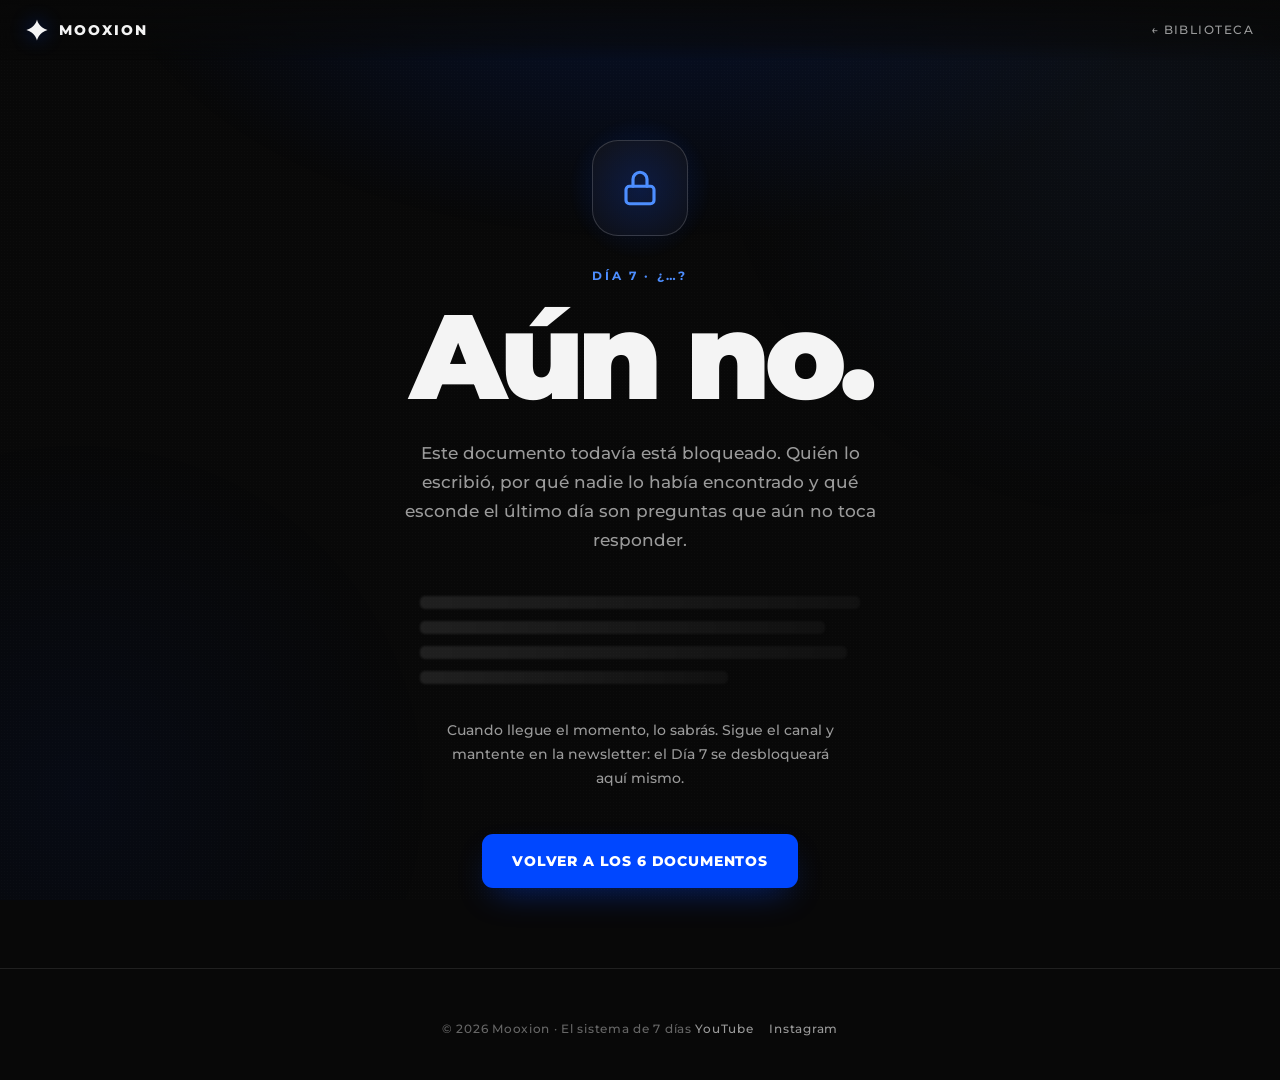
<file: sistema-7-dias/documento-7/index.html>
<!DOCTYPE html>
<html lang="es">
<head>
<meta charset="UTF-8">
<meta name="viewport" content="width=device-width, initial-scale=1.0">
<title>Día 7 · Bloqueado — El Sistema de 7 Días</title>
<meta name="description" content="Aún no.">
<meta name="robots" content="noindex">
<link rel="icon" href="data:image/svg+xml,%3Csvg xmlns='http://www.w3.org/2000/svg' viewBox='0 0 100 100'%3E%3Cpath d='M50 2 C50 2,56 38,98 50 C56 62,50 98,50 98 C50 98,44 62,2 50 C44 38,50 2,50 2Z' fill='%23F4F4F4'/%3E%3C/svg%3E">
<link rel="stylesheet" href="../assets/style.css">
</head>
<body>
<div class="bg-aura"></div>
<div class="bg-grain"></div>

<header class="topbar">
  <a class="brand" href="https://www.mooxion.com">
    <svg class="star" viewBox="0 0 100 100" xmlns="http://www.w3.org/2000/svg"><path d="M50 2 C50 2,56 38,98 50 C56 62,50 98,50 98 C50 98,44 62,2 50 C44 38,50 2,50 2Z" fill="#F4F4F4"/></svg>
    <span>Mooxion</span>
  </a>
  <a class="back" href="../documentos/index.html">← Biblioteca</a>
</header>

<main>
  <section class="locked-hero">
    <div class="lock-badge fade">
      <svg viewBox="0 0 24 24" fill="none" stroke="currentColor" stroke-width="1.8" stroke-linecap="round" stroke-linejoin="round"><rect x="4" y="11" width="16" height="10" rx="2"/><path d="M8 11V7a4 4 0 0 1 8 0v4"/></svg>
    </div>

    <p class="kicker fade d1">Día 7 · ¿…?</p>
    <h1 class="fade d1">Aún no.</h1>
    <p class="whisper fade d2">Este documento todavía está bloqueado. Quién lo escribió, por qué nadie lo había encontrado y qué esconde el último día son preguntas que aún no toca responder.</p>

    <div class="redacted fade d3" aria-hidden="true">
      <span></span><span></span><span></span><span></span>
    </div>

    <p class="whisper fade d3" style="margin-top:34px;font-size:14px">Cuando llegue el momento, lo sabrás. Sigue el canal y mantente en la newsletter: el Día 7 se desbloqueará aquí mismo.</p>

    <div class="cta-back fade d4">
      <a class="btn" style="display:inline-block;width:auto;padding:15px 30px" href="../documentos/index.html">Volver a los 6 documentos</a>
    </div>
  </section>
</main>

<footer class="site-foot">
  © 2026 Mooxion · El sistema de 7 días
  <div class="fl">
    <a href="https://www.youtube.com/@Mooxion" target="_blank" rel="noopener">YouTube</a>
    <a href="https://www.instagram.com/mooxioon/" target="_blank" rel="noopener">Instagram</a>
  </div>
</footer>
</body>
</html>
</file>
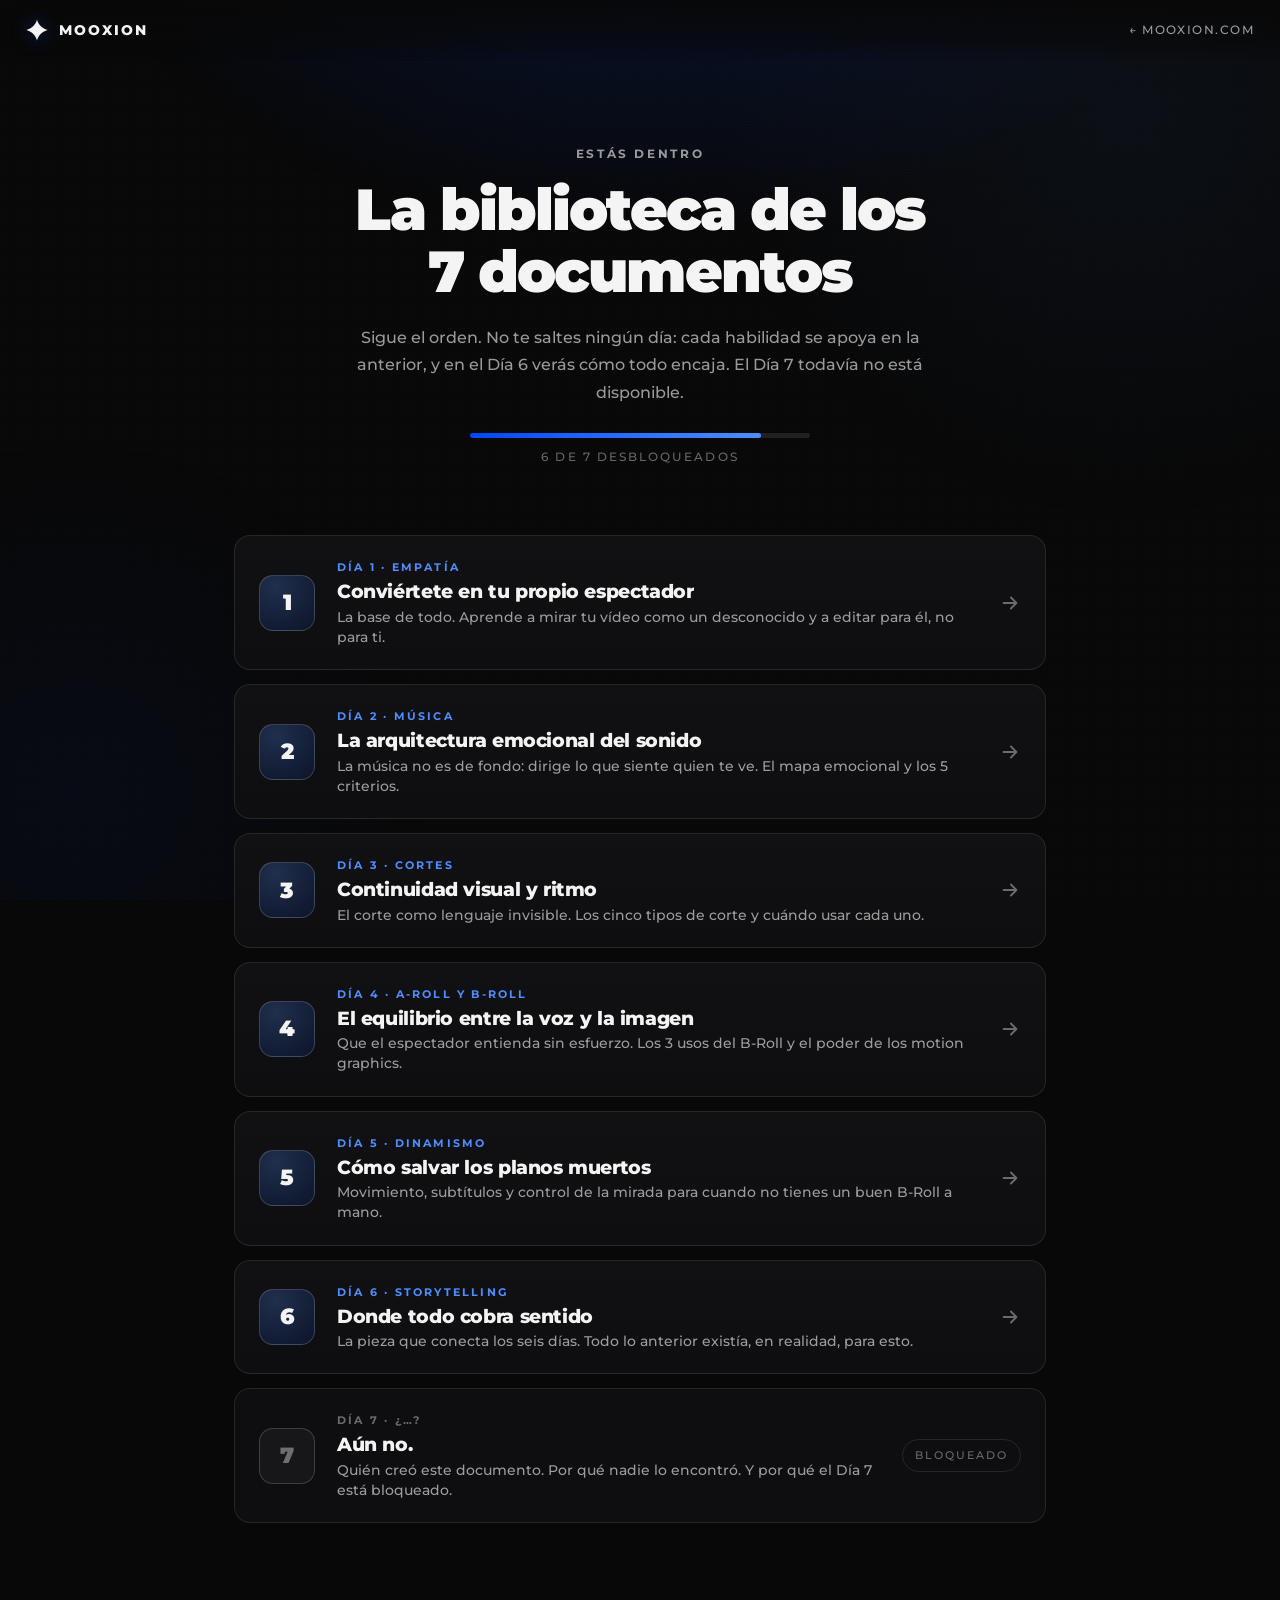
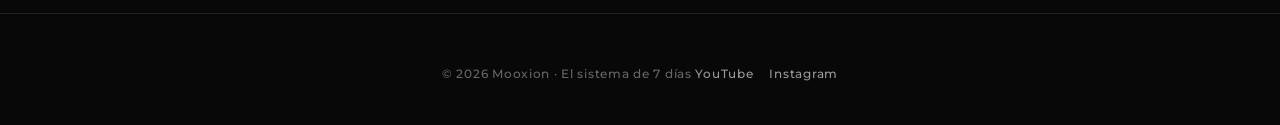
<file: sistema-7-dias/documentos/index.html>
<!DOCTYPE html>
<html lang="es">
<head>
<meta charset="UTF-8">
<meta name="viewport" content="width=device-width, initial-scale=1.0">
<title>Biblioteca · El Sistema de 7 Días — Mooxion</title>
<meta name="description" content="Los 7 documentos del sistema para convertirte en un maestro de la edición de vídeo.">
<meta name="robots" content="noindex">
<link rel="icon" href="data:image/svg+xml,%3Csvg xmlns='http://www.w3.org/2000/svg' viewBox='0 0 100 100'%3E%3Cpath d='M50 2 C50 2,56 38,98 50 C56 62,50 98,50 98 C50 98,44 62,2 50 C44 38,50 2,50 2Z' fill='%23F4F4F4'/%3E%3C/svg%3E">
<link rel="stylesheet" href="../assets/style.css">
</head>
<body>
<div class="bg-aura"></div>
<div class="bg-grain"></div>

<header class="topbar">
  <a class="brand" href="https://www.mooxion.com">
    <svg class="star" viewBox="0 0 100 100" xmlns="http://www.w3.org/2000/svg"><path d="M50 2 C50 2,56 38,98 50 C56 62,50 98,50 98 C50 98,44 62,2 50 C44 38,50 2,50 2Z" fill="#F4F4F4"/></svg>
    <span>Mooxion</span>
  </a>
  <a class="back" href="https://www.mooxion.com">← mooxion.com</a>
</header>

<main>
  <section class="hub-head fade">
    <p class="kicker">Estás dentro</p>
    <h1>La biblioteca de los<br>7 documentos</h1>
    <p>Sigue el orden. No te saltes ningún día: cada habilidad se apoya en la anterior, y en el Día 6 verás cómo todo encaja. El Día 7 todavía no está disponible.</p>
    <div class="progress-wrap">
      <div class="progress-bar"><span></span></div>
      <div class="progress-label">6 de 7 desbloqueados</div>
    </div>
  </section>

  <section class="days">

    <a class="day-card fade d1" href="../documento-1/index.html">
      <div class="num">1</div>
      <div class="meta">
        <div class="lab">Día 1 · Empatía</div>
        <h3>Conviértete en tu propio espectador</h3>
        <p>La base de todo. Aprende a mirar tu vídeo como un desconocido y a editar para él, no para ti.</p>
      </div>
      <svg class="go" width="22" height="22" viewBox="0 0 24 24" fill="none" stroke="currentColor" stroke-width="2" stroke-linecap="round" stroke-linejoin="round"><path d="M5 12h14M13 6l6 6-6 6"/></svg>
    </a>

    <a class="day-card fade d1" href="../documento-2/index.html">
      <div class="num">2</div>
      <div class="meta">
        <div class="lab">Día 2 · Música</div>
        <h3>La arquitectura emocional del sonido</h3>
        <p>La música no es de fondo: dirige lo que siente quien te ve. El mapa emocional y los 5 criterios.</p>
      </div>
      <svg class="go" width="22" height="22" viewBox="0 0 24 24" fill="none" stroke="currentColor" stroke-width="2" stroke-linecap="round" stroke-linejoin="round"><path d="M5 12h14M13 6l6 6-6 6"/></svg>
    </a>

    <a class="day-card fade d2" href="../documento-3/index.html">
      <div class="num">3</div>
      <div class="meta">
        <div class="lab">Día 3 · Cortes</div>
        <h3>Continuidad visual y ritmo</h3>
        <p>El corte como lenguaje invisible. Los cinco tipos de corte y cuándo usar cada uno.</p>
      </div>
      <svg class="go" width="22" height="22" viewBox="0 0 24 24" fill="none" stroke="currentColor" stroke-width="2" stroke-linecap="round" stroke-linejoin="round"><path d="M5 12h14M13 6l6 6-6 6"/></svg>
    </a>

    <a class="day-card fade d2" href="../documento-4/index.html">
      <div class="num">4</div>
      <div class="meta">
        <div class="lab">Día 4 · A-Roll y B-Roll</div>
        <h3>El equilibrio entre la voz y la imagen</h3>
        <p>Que el espectador entienda sin esfuerzo. Los 3 usos del B-Roll y el poder de los motion graphics.</p>
      </div>
      <svg class="go" width="22" height="22" viewBox="0 0 24 24" fill="none" stroke="currentColor" stroke-width="2" stroke-linecap="round" stroke-linejoin="round"><path d="M5 12h14M13 6l6 6-6 6"/></svg>
    </a>

    <a class="day-card fade d3" href="../documento-5/index.html">
      <div class="num">5</div>
      <div class="meta">
        <div class="lab">Día 5 · Dinamismo</div>
        <h3>Cómo salvar los planos muertos</h3>
        <p>Movimiento, subtítulos y control de la mirada para cuando no tienes un buen B-Roll a mano.</p>
      </div>
      <svg class="go" width="22" height="22" viewBox="0 0 24 24" fill="none" stroke="currentColor" stroke-width="2" stroke-linecap="round" stroke-linejoin="round"><path d="M5 12h14M13 6l6 6-6 6"/></svg>
    </a>

    <a class="day-card fade d3" href="../documento-6/index.html">
      <div class="num">6</div>
      <div class="meta">
        <div class="lab">Día 6 · Storytelling</div>
        <h3>Donde todo cobra sentido</h3>
        <p>La pieza que conecta los seis días. Todo lo anterior existía, en realidad, para esto.</p>
      </div>
      <svg class="go" width="22" height="22" viewBox="0 0 24 24" fill="none" stroke="currentColor" stroke-width="2" stroke-linecap="round" stroke-linejoin="round"><path d="M5 12h14M13 6l6 6-6 6"/></svg>
    </a>

    <a class="day-card locked fade d4" href="../documento-7/index.html">
      <div class="num">7</div>
      <div class="meta">
        <div class="lab">Día 7 · ¿…?</div>
        <h3>Aún no.</h3>
        <p>Quién creó este documento. Por qué nadie lo encontró. Y por qué el Día 7 está bloqueado.</p>
      </div>
      <span class="badge-lock">Bloqueado</span>
    </a>

  </section>
</main>

<footer class="site-foot">
  © 2026 Mooxion · El sistema de 7 días
  <div class="fl">
    <a href="https://www.youtube.com/@Mooxion" target="_blank" rel="noopener">YouTube</a>
    <a href="https://www.instagram.com/mooxioon/" target="_blank" rel="noopener">Instagram</a>
  </div>
</footer>
</body>
</html>
</file>
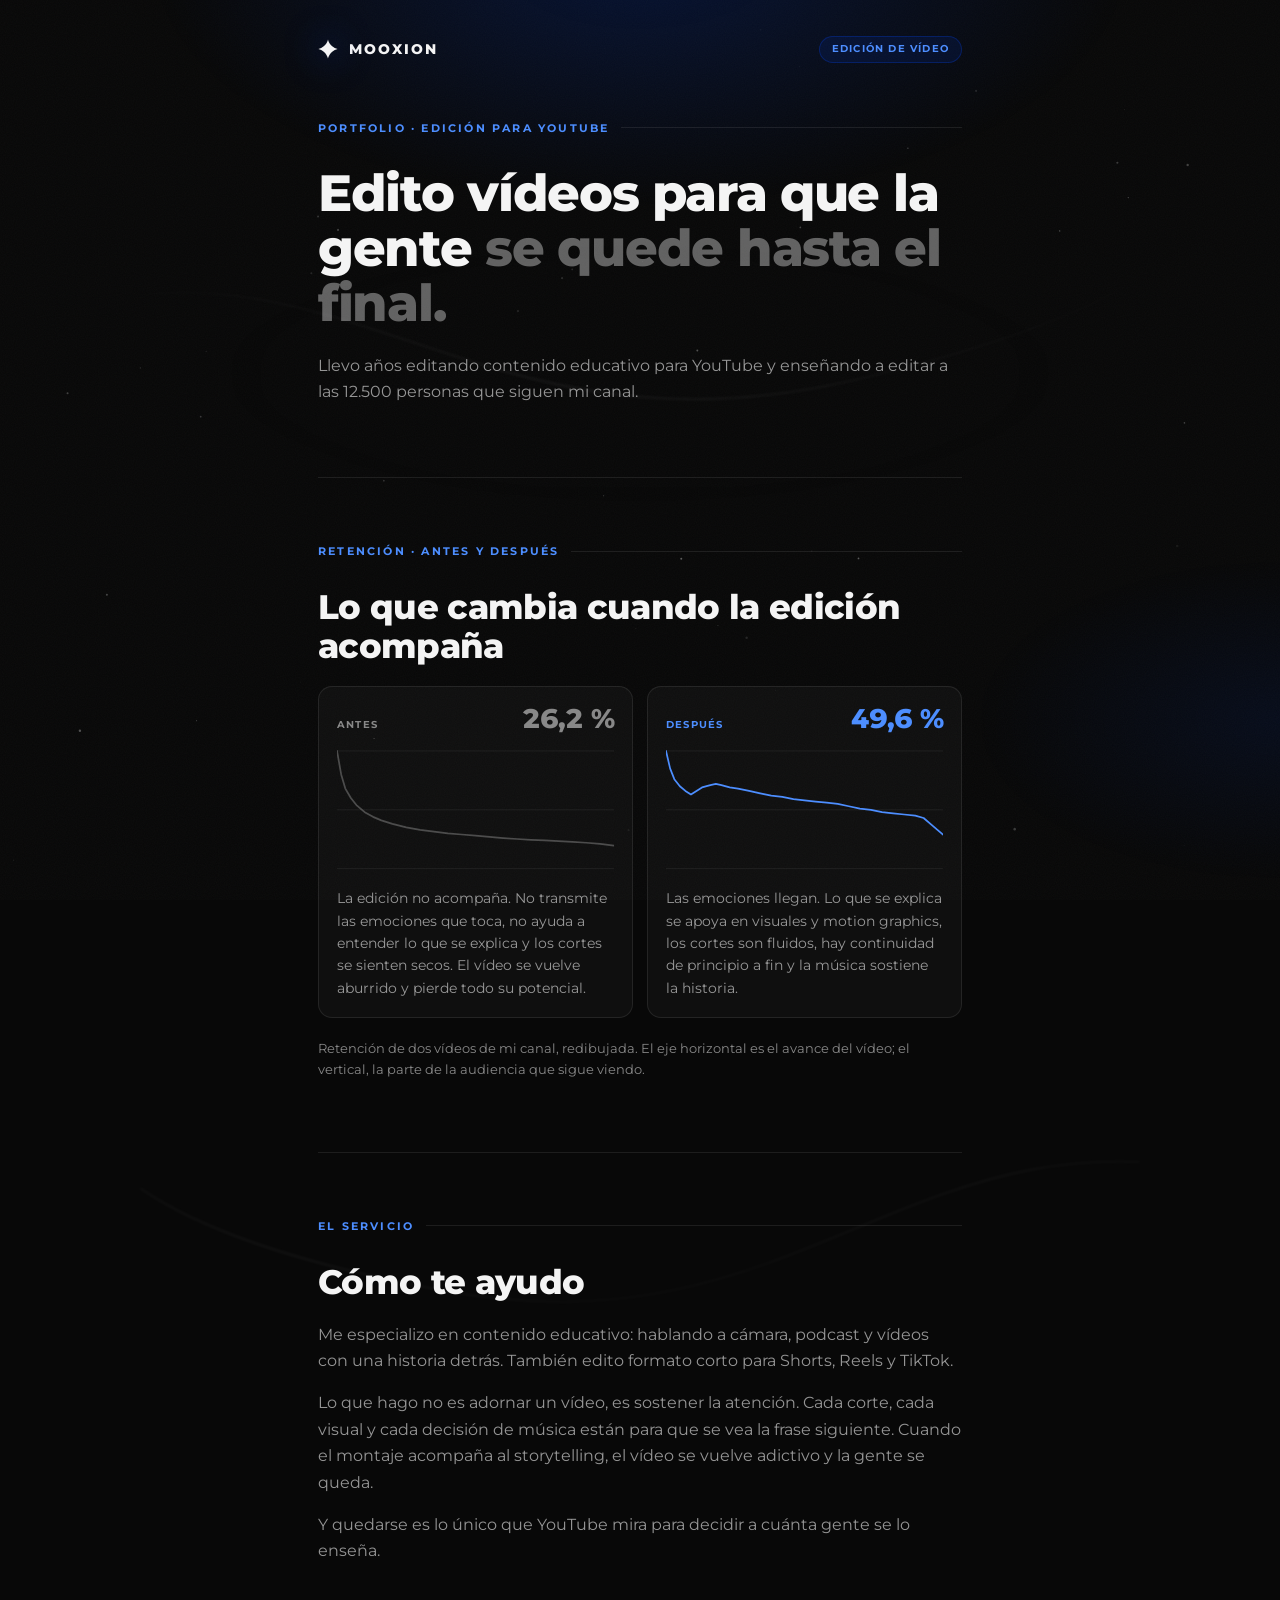
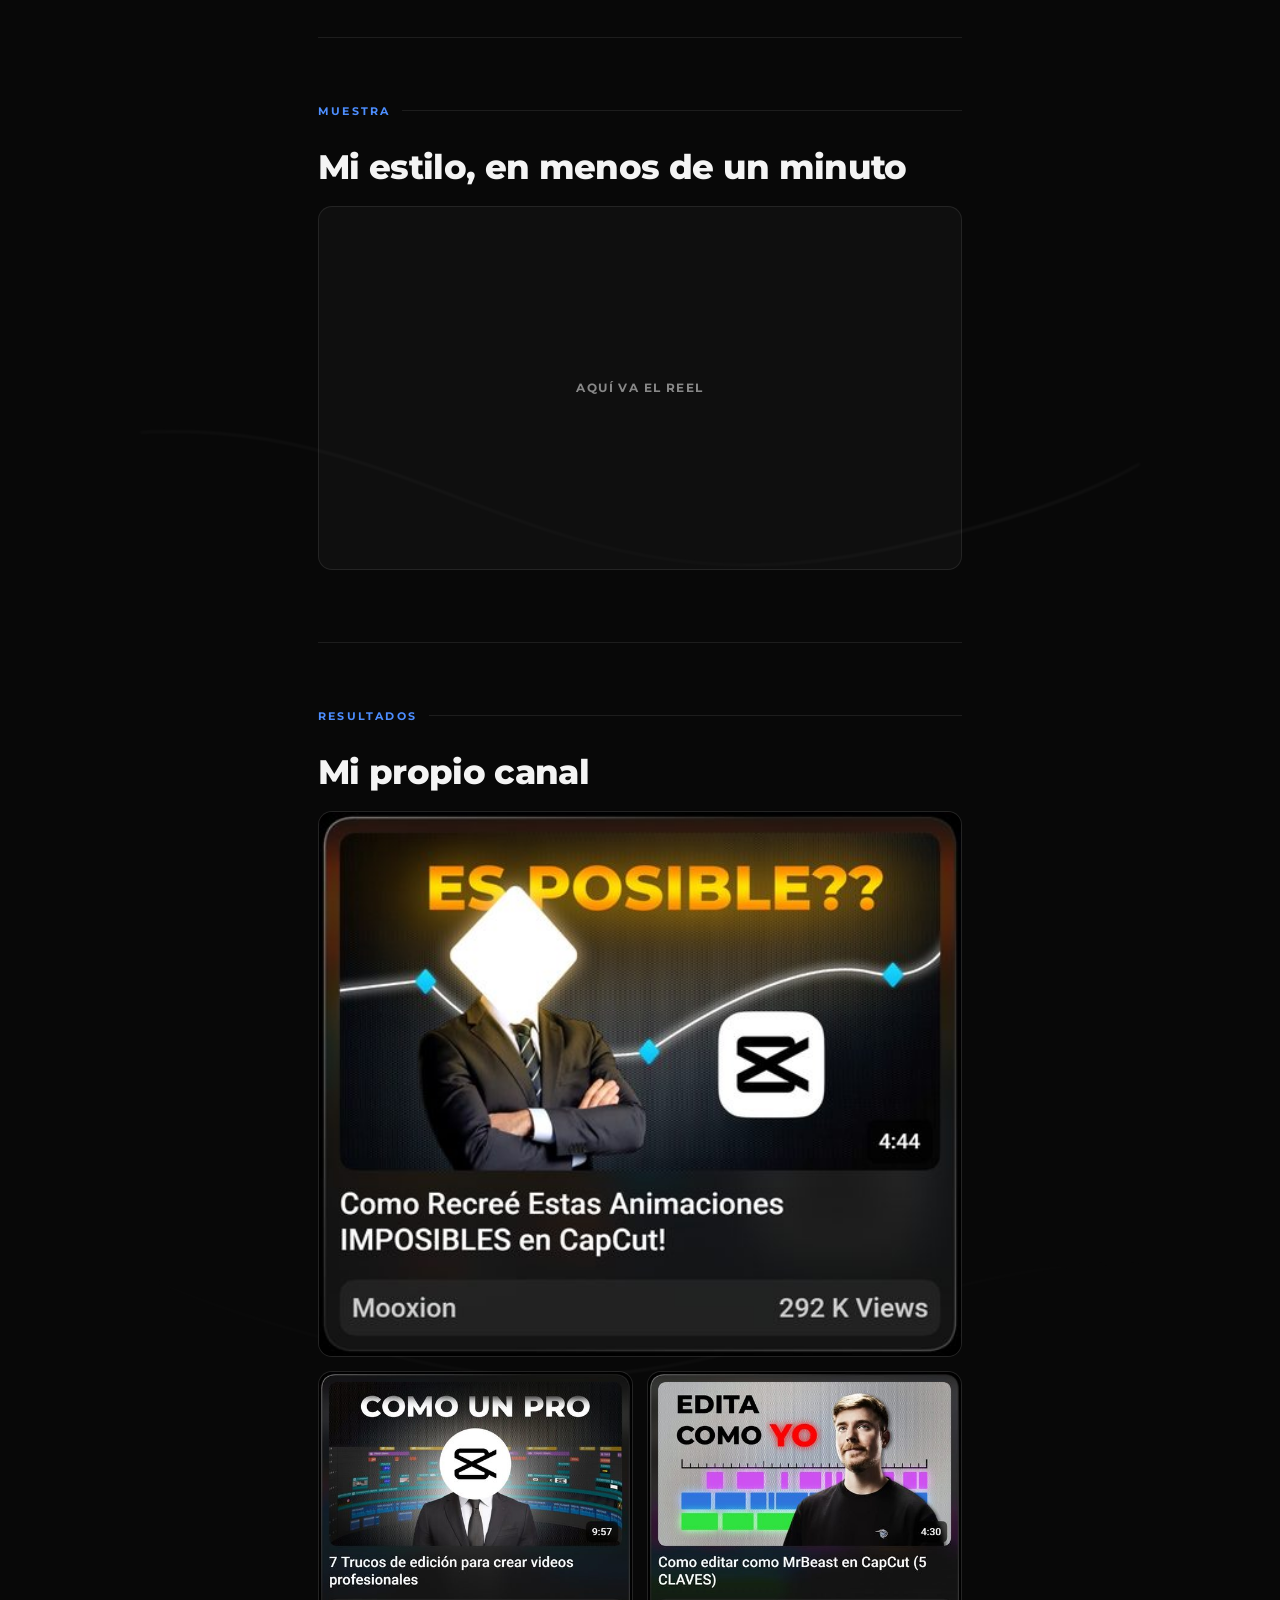
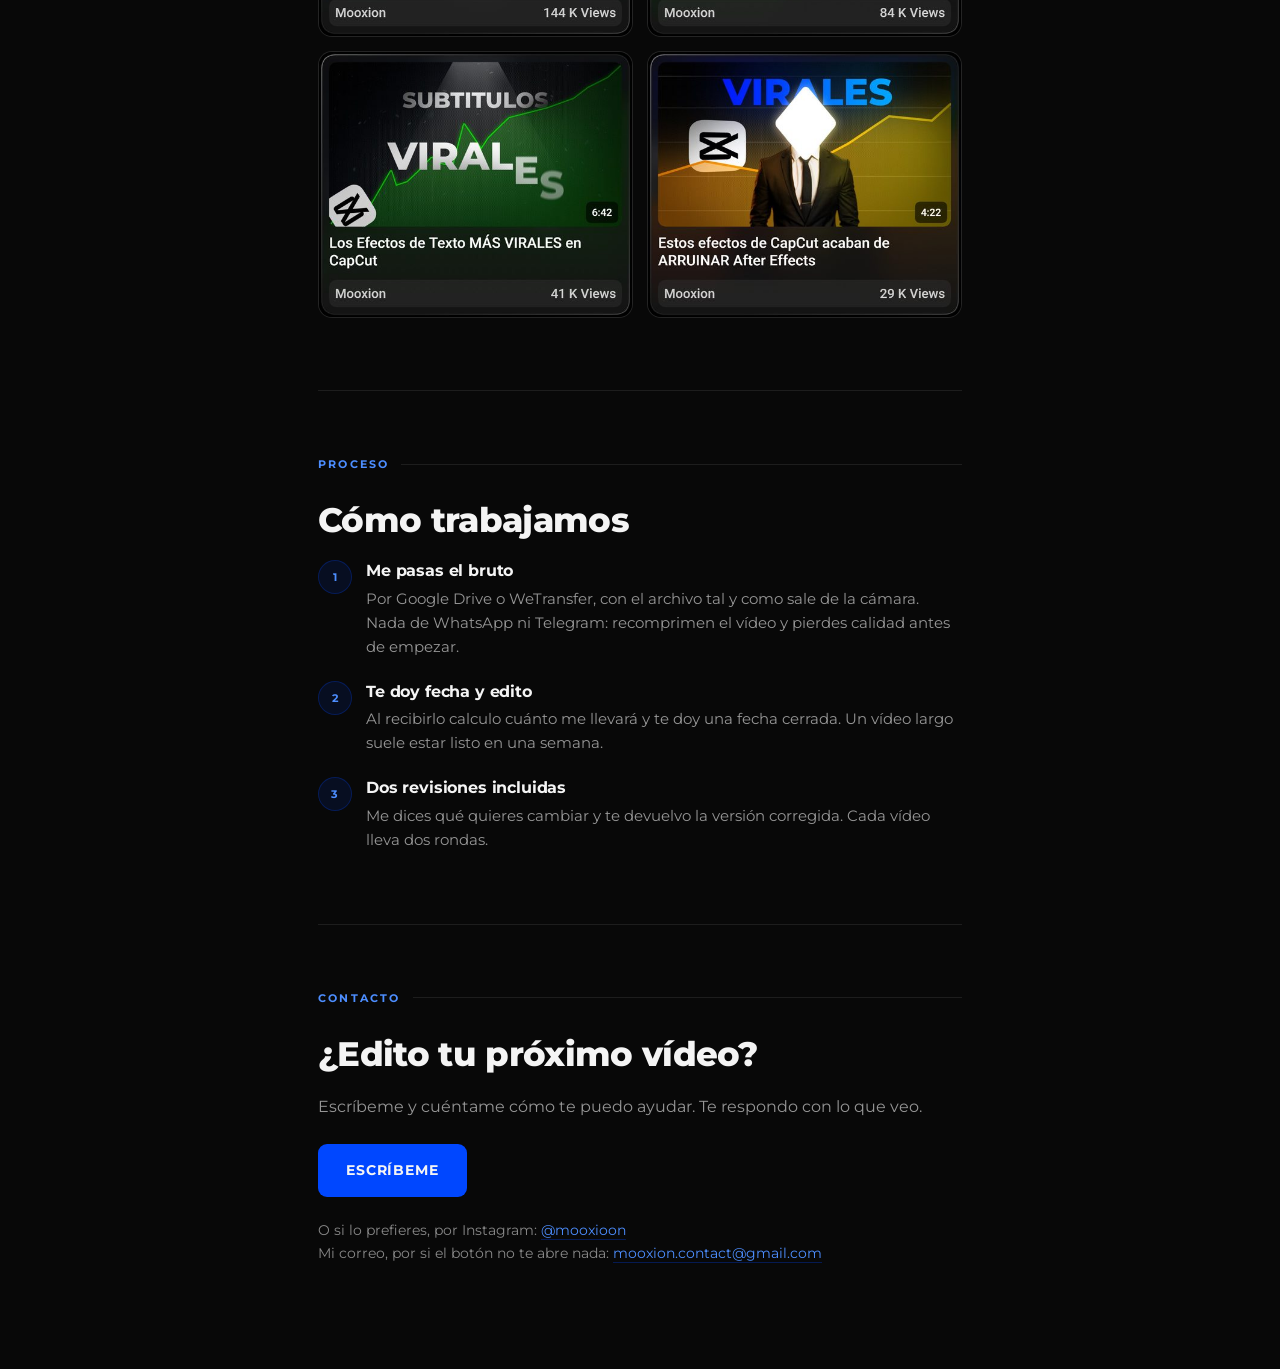
<file: portfolio/mooxion-portfolio.1.html>
<!DOCTYPE html>
<html lang="es">
<head>
<meta charset="utf-8">
<meta name="viewport" content="width=device-width, initial-scale=1">
<title>Mooxion — Edición de vídeo para YouTube</title>
<meta name="description" content="Edición de vídeo para canales educativos de YouTube. Hablando a cámara, podcast, formato corto. Editado para retención.">
<link rel="preconnect" href="https://fonts.googleapis.com">
<link rel="preconnect" href="https://fonts.gstatic.com" crossorigin>
<link href="https://fonts.googleapis.com/css2?family=Montserrat:wght@400;600;700;800&display=swap" rel="stylesheet">
<style>
:root{
  --bg:        #080808;
  --blue:      #0047FF;
  --blue-soft: #4D8EFF;
  --white:     #F4F4F4;
  --grey-dim:  #888888;
  --grey-line: rgba(244,244,244,0.09);
  --ease:      cubic-bezier(0.22, 1, 0.36, 1);
}
*{box-sizing:border-box}
html{-webkit-text-size-adjust:100%}
body{
  margin:0;
  background:var(--bg);
  color:var(--white);
  font-family:'Montserrat',sans-serif;
  font-size:16px;
  line-height:1.65;
  overflow-x:hidden;
  -webkit-font-smoothing:antialiased;
}

/* ============ ATMÓSFERA ============ */
.ambient{
  position:fixed; inset:0; z-index:0; pointer-events:none;
  background:
    radial-gradient(ellipse 55% 40% at 50% -5%, rgba(0,71,255,0.18) 0%, transparent 70%),
    radial-gradient(ellipse 40% 30% at 100% 80%, rgba(0,71,255,0.08) 0%, transparent 60%);
}
.grain{
  position:fixed; inset:0; z-index:1; pointer-events:none; opacity:0.035;
  background-image:url("data:image/svg+xml,%3Csvg xmlns='http://www.w3.org/2000/svg' width='120' height='120'%3E%3Cfilter id='n'%3E%3CfeTurbulence type='fractalNoise' baseFrequency='0.9' numOctaves='2' stitchTiles='stitch'/%3E%3C/filter%3E%3Crect width='100%25' height='100%25' filter='url(%23n)'/%3E%3C/svg%3E");
}
.fog{position:fixed; inset:0; z-index:1; pointer-events:none; overflow:hidden}
.fog-layer,.fog-layer-2{
  position:absolute; width:170%; height:75%; border-radius:50%;
  background:radial-gradient(ellipse at center, rgba(244,244,244,0.055) 0%, transparent 68%);
}
.fog-layer{top:4%; left:-35%; filter:blur(22px); opacity:0.11; animation:drift-a 26s ease-in-out infinite alternate}
.fog-layer-2{bottom:2%; right:-40%; filter:blur(18px); opacity:0.07; animation:drift-b 36s ease-in-out infinite alternate}
@keyframes drift-a{from{transform:translate3d(-4%,0,0) scale(1)}to{transform:translate3d(9%,-5%,0) scale(1.1)}}
@keyframes drift-b{from{transform:translate3d(5%,0,0) scale(1.05)}to{transform:translate3d(-8%,4%,0) scale(1)}}
#particles{position:fixed; inset:0; z-index:1; pointer-events:none}
.lines{
  position:absolute; top:0; left:50%; transform:translateX(-50%);
  width:min(100%,1000px); height:3400px; z-index:1; pointer-events:none;
  opacity:0.07; filter:blur(1.5px);
}

/* ============ LAYOUT ============ */
.wrap{position:relative; z-index:2; max-width:700px; margin:0 auto; padding:0 28px}
section{padding:64px 0 0}
.divider{width:100%; max-width:700px; height:1px; background:var(--grey-line); margin:72px auto 0}

/* ============ TIPOGRAFÍA ============ */
h1,h2,h3{margin:0; font-weight:800}
h1{font-size:clamp(2rem,5.5vw,3.2rem); letter-spacing:-0.025em; line-height:1.08}
h1 em{font-style:normal; color:rgba(244,244,244,0.38)}
h2{font-size:clamp(1.5rem,4vw,2.1rem); letter-spacing:-0.02em; line-height:1.15; margin-bottom:20px}
h3{font-size:16px; font-weight:700; letter-spacing:-0.01em; line-height:1.35}
p{margin:0 0 16px; color:rgba(244,244,244,0.6); font-size:16px}
p:last-child{margin-bottom:0}
.section-label{
  font-size:11px; font-weight:700; letter-spacing:0.2em;
  text-transform:uppercase; color:var(--blue-soft);
  margin-bottom:28px; display:flex; align-items:center; gap:12px;
}
.section-label::after{content:''; flex:1; height:1px; background:var(--grey-line)}

/* ============ HEADER ============ */
header{display:flex; align-items:center; gap:11px; padding:36px 0 0}
header .word{font-size:14px; font-weight:800; letter-spacing:0.14em; text-transform:uppercase; color:var(--white)}
.badge{
  margin-left:auto;
  font-size:10px; font-weight:700; letter-spacing:0.12em; text-transform:uppercase;
  color:var(--blue-soft); background:rgba(0,71,255,0.1);
  border:1px solid rgba(0,71,255,0.25); border-radius:20px; padding:4px 12px;
}
.logo-hero{
  filter:drop-shadow(0 0 18px rgba(0,71,255,0.7));
  animation:star-breathe 3.5s ease-in-out infinite;
  flex:0 0 20px;
}
@keyframes star-breathe{
  0%,100%{filter:drop-shadow(0 0 16px rgba(0,71,255,0.6))}
  50%{filter:drop-shadow(0 0 28px rgba(77,142,255,0.9)) drop-shadow(0 0 60px rgba(0,71,255,0.4))}
}

/* ============ HERO ============ */
.hero{padding:56px 0 0}
.hero .lead{margin-top:22px; font-size:16px; color:rgba(244,244,244,0.6)}

/* ============ CARDS ============ */
.card{
  background:rgba(244,244,244,0.03);
  border:1px solid var(--grey-line);
  border-radius:14px;
  overflow:hidden;
}

/* ============ RETENCIÓN ============ */
.curves{display:grid; grid-template-columns:1fr 1fr; gap:14px; margin-bottom:20px}
.curve{padding:18px}
.curve-head{display:flex; align-items:baseline; justify-content:space-between; gap:8px; margin-bottom:12px}
.curve-head h3{
  font-size:10px; font-weight:700; letter-spacing:0.12em;
  text-transform:uppercase; color:var(--grey-dim);
}
.curve--after .curve-head h3{color:var(--blue-soft)}
.pct{font-size:27px; font-weight:800; letter-spacing:-0.03em; font-variant-numeric:tabular-nums; line-height:1}
.curve--after .pct{color:var(--blue-soft)}
.curve--before .pct{color:var(--grey-dim)}
.curve svg.plot{display:block; width:100%; height:auto}
.curve p{font-size:14px; margin:12px 0 0; line-height:1.6}
.axis{stroke:var(--grey-line); stroke-width:1}
.trace{fill:none; stroke-width:2.5; stroke-linejoin:round; stroke-linecap:round}
.trace--after{stroke:var(--blue-soft)}
.trace--before{stroke:var(--grey-dim); opacity:.5}
.foot{font-size:13px; color:var(--grey-dim); line-height:1.6}

/* ============ REEL ============ */
.player{
  position:relative; aspect-ratio:16/9; width:100%;
  display:flex; align-items:center; justify-content:center;
  color:var(--grey-dim); font-size:12px; font-weight:700;
  letter-spacing:0.12em; text-transform:uppercase; text-align:center; padding:20px;
}
.player iframe,.player video{position:absolute; inset:0; width:100%; height:100%; border:0}

/* ============ MINIATURAS ============ */
.grid{display:grid; grid-template-columns:1fr 1fr; gap:14px}
.grid .card:first-child{grid-column:1 / -1}
.grid img{width:100%; height:auto; display:block}

/* ============ PROCESO ============ */
.steps{counter-reset:s; display:grid; gap:22px}
.step{counter-increment:s; display:grid; grid-template-columns:32px 1fr; gap:16px; align-items:start}
.step::before{
  content:counter(s);
  font-size:11px; font-weight:700; letter-spacing:0.06em; color:var(--blue-soft);
  background:rgba(0,71,255,0.1); border:1px solid rgba(0,71,255,0.25);
  border-radius:50%; width:32px; height:32px;
  display:flex; align-items:center; justify-content:center;
}
.step p{font-size:15px; margin:5px 0 0; line-height:1.6}

/* ============ CIERRE ============ */
.close{padding-bottom:104px}
.btn-primary{
  display:inline-block; margin-top:8px;
  background:var(--blue); color:var(--white);
  border:none; border-radius:9px; padding:15px 28px;
  font-family:'Montserrat',sans-serif; font-weight:700; font-size:14px;
  letter-spacing:0.06em; text-transform:uppercase; text-decoration:none;
  cursor:pointer;
  transition:background .2s, transform .15s, box-shadow .2s;
}
.btn-primary:hover{
  background:var(--blue-soft); transform:translateY(-1px);
  box-shadow:0 8px 22px -6px rgba(0,71,255,0.55);
}
.alt{margin-top:22px; font-size:14px; color:var(--grey-dim)}
.alt a{color:var(--blue-soft); text-decoration:none; border-bottom:1px solid rgba(0,71,255,0.3)}
.alt a:hover{color:var(--white)}
a:focus-visible,.btn-primary:focus-visible{outline:2px solid var(--blue-soft); outline-offset:3px}

/* ============ ENTRADAS ============ */
@keyframes fadeUp{from{opacity:0; transform:translateY(22px)} to{opacity:1; transform:translateY(0)}}
@keyframes fadeIn{from{opacity:0} to{opacity:1}}
.anim{animation:fadeUp .7s var(--ease) both}
.d1{animation-delay:.2s} .d2{animation-delay:.5s} .d3{animation-delay:.7s}
.d4{animation-delay:.9s} .d5{animation-delay:1.1s}
.reveal{opacity:0}
.reveal.in{animation:fadeUp .7s var(--ease) both}
.reveal.in .trace{stroke-dasharray:520; stroke-dashoffset:520; animation:draw 1.4s var(--ease) .3s forwards}
.reveal.in .trace--after{animation-delay:.65s}
@keyframes draw{to{stroke-dashoffset:0}}

@media (prefers-reduced-motion:reduce){
  *,*::before,*::after{animation:none !important; transition:none !important}
  .reveal{opacity:1}
  .trace{stroke-dashoffset:0 !important}
}

@media (max-width:640px){
  .curves{grid-template-columns:1fr}
  .grid{grid-template-columns:1fr}
  .grid .card:first-child{grid-column:auto}
  section{padding:52px 0 0}
  .divider{margin-top:56px}
}
</style>
</head>
<body>

<div class="ambient"></div>
<div class="grain"></div>
<div class="fog">
  <div class="fog-layer"></div>
  <div class="fog-layer-2"></div>
</div>
<canvas id="particles"></canvas>

<svg class="lines" viewBox="0 0 700 3400" preserveAspectRatio="none" aria-hidden="true">
  <defs>
    <linearGradient id="ln1" x1="0" y1="0" x2="1" y2="0">
      <stop offset="0%" stop-color="#F4F4F4" stop-opacity="0"/>
      <stop offset="45%" stop-color="#F4F4F4" stop-opacity="1"/>
      <stop offset="100%" stop-color="#F4F4F4" stop-opacity="0"/>
    </linearGradient>
    <linearGradient id="ln2" x1="0" y1="0" x2="1" y2="1">
      <stop offset="0%" stop-color="#F4F4F4" stop-opacity="0"/>
      <stop offset="52%" stop-color="#F4F4F4" stop-opacity="1"/>
      <stop offset="100%" stop-color="#F4F4F4" stop-opacity="0"/>
    </linearGradient>
    <linearGradient id="ln3" x1="1" y1="0" x2="0" y2="1">
      <stop offset="0%" stop-color="#F4F4F4" stop-opacity="0"/>
      <stop offset="50%" stop-color="#F4F4F4" stop-opacity="1"/>
      <stop offset="100%" stop-color="#F4F4F4" stop-opacity="0"/>
    </linearGradient>
  </defs>
  <path d="M -80 320 C 140 210, 230 470, 500 380 S 760 190, 780 120"
        stroke="url(#ln1)" stroke-width="2" fill="none" stroke-linecap="round"/>
  <path d="M 780 1180 C 540 1090, 470 1360, 210 1290 S -40 1120, -80 1040"
        stroke="url(#ln2)" stroke-width="1.6" fill="none" stroke-linecap="round"/>
  <path d="M -80 2050 C 180 1960, 260 2230, 520 2150 S 740 1980, 780 1930"
        stroke="url(#ln3)" stroke-width="2" fill="none" stroke-linecap="round"/>
  <path d="M 780 2880 C 560 2800, 430 3040, 190 2960 S -30 2830, -80 2790"
        stroke="url(#ln1)" stroke-width="1.6" fill="none" stroke-linecap="round"/>
</svg>

<div class="wrap">

  <header class="anim d1">
    <!-- Sustituye por tu logo real: <img src="img/logo.png" alt="" width="20" height="20"> -->
    <svg class="logo-hero" width="20" height="20" viewBox="0 0 100 100" aria-hidden="true">
      <path d="M50 2 C50 2,56 38,98 50 C56 62,50 98,50 98 C50 98,44 62,2 50 C44 38,50 2,50 2Z" fill="#F4F4F4"/>
    </svg>
    <span class="word">Mooxion</span>
    <span class="badge">Edición de vídeo</span>
  </header>

  <section class="hero">
    <p class="section-label anim d2">Portfolio · Edición para YouTube</p>
    <h1 class="anim d3">Edito vídeos para que la gente <em>se quede hasta el final.</em></h1>
    <p class="lead anim d4">Llevo años editando contenido educativo para YouTube y enseñando a editar a las 12.500 personas que siguen mi canal.</p>
  </section>

  <div class="divider"></div>

  <section class="reveal">
    <p class="section-label">Retención · Antes y después</p>
    <h2>Lo que cambia cuando la edición acompaña</h2>

    <div class="curves">
      <div class="card curve curve--before">
        <div class="curve-head">
          <h3>Antes</h3>
          <div class="pct">26,2&nbsp;%</div>
        </div>
        <svg class="plot" viewBox="0 0 400 190" role="img" aria-label="Curva de retención descendente: la audiencia cae de golpe en los primeros segundos y sigue bajando hasta cerca del 20 por ciento.">
          <line class="axis" x1="0" y1="10" x2="400" y2="10"></line>
          <line class="axis" x1="0" y1="95" x2="400" y2="95"></line>
          <line class="axis" x1="0" y1="180" x2="400" y2="180"></line>
          <path class="trace trace--before" d="M0.0 10.0 L6.0 44.0 L12.0 64.4 L20.0 78.0 L28.0 88.2 L40.0 98.4 L52.0 105.2 L64.0 110.3 L80.0 115.4 L100.0 120.5 L120.0 123.9 L140.0 126.5 L160.0 129.0 L180.0 130.7 L200.0 132.4 L220.0 134.1 L240.0 135.8 L260.0 137.2 L280.0 138.3 L300.0 139.2 L320.0 140.2 L340.0 141.2 L360.0 142.6 L380.0 144.3 L400.0 146.8"></path>
        </svg>
        <p>La edición no acompaña. No transmite las emociones que toca, no ayuda a entender lo que se explica y los cortes se sienten secos. El vídeo se vuelve aburrido y pierde todo su potencial.</p>
      </div>

      <div class="card curve curve--after">
        <div class="curve-head">
          <h3>Después</h3>
          <div class="pct">49,6&nbsp;%</div>
        </div>
        <svg class="plot" viewBox="0 0 400 190" role="img" aria-label="Curva de retención sostenida: la audiencia se recupera tras la entrada y baja despacio hasta cerca del 30 por ciento.">
          <line class="axis" x1="0" y1="10" x2="400" y2="10"></line>
          <line class="axis" x1="0" y1="95" x2="400" y2="95"></line>
          <line class="axis" x1="0" y1="180" x2="400" y2="180"></line>
          <path class="trace trace--after" d="M0.0 10.0 L6.0 35.5 L12.0 50.8 L20.0 61.0 L28.0 67.8 L36.0 72.9 L44.0 67.8 L52.0 62.7 L64.0 59.3 L72.0 57.6 L80.0 59.3 L92.0 62.7 L104.0 64.4 L120.0 67.8 L136.0 71.2 L152.0 74.6 L168.0 76.3 L184.0 79.7 L200.0 81.4 L216.0 83.1 L232.0 84.8 L248.0 86.5 L264.0 89.9 L280.0 93.3 L296.0 95.0 L312.0 98.4 L328.0 100.1 L344.0 101.8 L360.0 103.5 L372.0 106.9 L384.0 117.1 L392.0 123.9 L400.0 130.7"></path>
        </svg>
        <p>Las emociones llegan. Lo que se explica se apoya en visuales y motion graphics, los cortes son fluidos, hay continuidad de principio a fin y la música sostiene la historia.</p>
      </div>
    </div>

    <p class="foot">Retención de dos vídeos de mi canal, redibujada. El eje horizontal es el avance del vídeo; el vertical, la parte de la audiencia que sigue viendo.</p>
  </section>

  <div class="divider"></div>

  <section class="reveal">
    <p class="section-label">El servicio</p>
    <h2>Cómo te ayudo</h2>
    <p>Me especializo en contenido educativo: hablando a cámara, podcast y vídeos con una historia detrás. También edito formato corto para Shorts, Reels y TikTok.</p>
    <p>Lo que hago no es adornar un vídeo, es sostener la atención. Cada corte, cada visual y cada decisión de música están para que se vea la frase siguiente. Cuando el montaje acompaña al storytelling, el vídeo se vuelve adictivo y la gente se queda.</p>
    <p>Y quedarse es lo único que YouTube mira para decidir a cuánta gente se lo enseña.</p>
  </section>

  <div class="divider"></div>

  <section class="reveal">
    <p class="section-label">Muestra</p>
    <h2>Mi estilo, en menos de un minuto</h2>
    <div class="card">
      <div class="player">
        <!-- Sustituye por tu vídeo:
             <iframe src="https://www.youtube.com/embed/TU_ID" title="Reel de Mooxion" allowfullscreen></iframe>
             o bien: <video src="reel.mp4" controls playsinline></video> -->
        Aquí va el reel
      </div>
    </div>
  </section>

  <div class="divider"></div>

  <section class="reveal">
    <p class="section-label">Resultados</p>
    <h2>Mi propio canal</h2>
    <div class="grid">
      <div class="card"><img src="[data-uri]" alt="Como Recreé Estas Animaciones IMPOSIBLES en CapCut — 292 K visitas"></div>
      <div class="card"><img src="[data-uri]" alt="7 Trucos de edición para crear vídeos profesionales — 144 K visitas"></div>
      <div class="card"><img src="[data-uri]" alt="Como editar como MrBeast en CapCut — 84 K visitas"></div>
      <div class="card"><img src="[data-uri]" alt="Los Efectos de Texto MÁS VIRALES en CapCut — 41 K visitas"></div>
      <div class="card"><img src="[data-uri]" alt="Estos efectos de CapCut acaban de ARRUINAR After Effects — 29 K visitas"></div>
    </div>
  </section>

  <div class="divider"></div>

  <section class="reveal">
    <p class="section-label">Proceso</p>
    <h2>Cómo trabajamos</h2>
    <div class="steps">
      <div class="step">
        <div>
          <h3>Me pasas el bruto</h3>
          <p>Por Google Drive o WeTransfer, con el archivo tal y como sale de la cámara. Nada de WhatsApp ni Telegram: recomprimen el vídeo y pierdes calidad antes de empezar.</p>
        </div>
      </div>
      <div class="step">
        <div>
          <h3>Te doy fecha y edito</h3>
          <p>Al recibirlo calculo cuánto me llevará y te doy una fecha cerrada. Un vídeo largo suele estar listo en una semana.</p>
        </div>
      </div>
      <div class="step">
        <div>
          <h3>Dos revisiones incluidas</h3>
          <p>Me dices qué quieres cambiar y te devuelvo la versión corregida. Cada vídeo lleva dos rondas.</p>
        </div>
      </div>
    </div>
  </section>

  <div class="divider"></div>

  <section class="close reveal">
    <p class="section-label">Contacto</p>
    <h2>¿Edito tu próximo vídeo?</h2>
    <p>Escríbeme y cuéntame cómo te puedo ayudar. Te respondo con lo que veo.</p>
    <a class="btn-primary" href="mailto:mooxion.contact@gmail.com?subject=Me%20interesa%20que%20edites%20mis%20v%C3%ADdeos&body=Hola%20Mooxion%2C%0A%0AMe%20interesa%20tu%20servicio%20de%20edici%C3%B3n%20de%20v%C3%ADdeo.%0A%0AMi%20canal%3A%20%0ATipo%20de%20contenido%3A%20%0AV%C3%ADdeos%20que%20publico%20al%20mes%3A%20%0A%0AUn%20saludo%2C%0A">Escríbeme</a>
    <p class="alt">O si lo prefieres, por Instagram: <a href="https://instagram.com/mooxioon/" target="_blank" rel="noopener">@mooxioon</a><br>
    Mi correo, por si el botón no te abre nada: <a href="mailto:mooxion.contact@gmail.com">mooxion.contact@gmail.com</a></p>
  </section>

</div>

<script>
(function(){
  var reduce = window.matchMedia('(prefers-reduced-motion: reduce)').matches;

  /* ---- Partículas ---- */
  var c = document.getElementById('particles');
  if (c && !reduce) {
    var ctx = c.getContext('2d'), dpr = Math.min(window.devicePixelRatio || 1, 2), P = [];
    function size(){
      c.width = innerWidth * dpr; c.height = innerHeight * dpr;
      c.style.width = innerWidth + 'px'; c.style.height = innerHeight + 'px';
      ctx.setTransform(dpr,0,0,dpr,0,0);
    }
    function spawn(y){
      return {
        x: Math.random() * innerWidth,
        y: y === undefined ? Math.random() * innerHeight : y,
        r: 0.2 + Math.random() * 1.1,
        o: 0.05 + Math.random() * 0.30,
        v: 0.10 + Math.random() * 0.30
      };
    }
    size();
    for (var i = 0; i < 50; i++) P.push(spawn());
    addEventListener('resize', size);
    (function loop(){
      ctx.clearRect(0, 0, innerWidth, innerHeight);
      for (var i = 0; i < P.length; i++) {
        var p = P[i];
        p.y -= p.v;
        var fade = p.y < innerHeight * 0.18 ? Math.max(p.y / (innerHeight * 0.18), 0) : 1;
        if (p.y < -8) P[i] = spawn(innerHeight + 8);
        ctx.beginPath();
        ctx.arc(p.x, p.y, p.r, 0, 6.2832);
        ctx.fillStyle = 'rgba(244,244,244,' + (p.o * fade).toFixed(3) + ')';
        ctx.fill();
      }
      requestAnimationFrame(loop);
    })();
  }

  /* ---- Entradas al hacer scroll ---- */
  var items = document.querySelectorAll('.reveal');
  if (reduce || !('IntersectionObserver' in window)) {
    for (var j = 0; j < items.length; j++) items[j].classList.add('in');
    return;
  }
  var io = new IntersectionObserver(function(entries){
    entries.forEach(function(e){
      if (e.isIntersecting) { e.target.classList.add('in'); io.unobserve(e.target); }
    });
  }, { rootMargin: '0px 0px -12% 0px', threshold: 0.06 });
  for (var k = 0; k < items.length; k++) io.observe(items[k]);
})();
</script>

</body>
</html>
</file>
<file: sistema-7-dias/assets/style.css>
/* =========================================================
   SISTEMA DE 7 DÍAS — Mooxion
   Estética heredada de mooxion.com
   ========================================================= */

@import url('https://fonts.googleapis.com/css2?family=Montserrat:ital,wght@0,400;0,500;0,600;0,700;0,800;0,900;1,400;1,600;1,800&display=swap');

:root{
  --bg:#080808;
  --bg-soft:#0e0e10;
  --panel:#111114;
  --panel-2:#16161a;
  --line:rgba(244,244,244,.10);
  --line-strong:rgba(244,244,244,.18);
  --text:#f4f4f4;
  --muted:rgba(244,244,244,.62);
  --faint:rgba(244,244,244,.40);
  --blue:#0047ff;
  --blue-soft:#4d8eff;
  --blue-glow:rgba(0,71,255,.45);
  --radius:14px;
  --maxw:720px;
}

*{box-sizing:border-box}
html{scroll-behavior:smooth}
body{
  margin:0;
  background:var(--bg);
  color:var(--text);
  font-family:'Montserrat',system-ui,sans-serif;
  font-weight:500;
  line-height:1.72;
  -webkit-font-smoothing:antialiased;
  text-rendering:optimizeLegibility;
  overflow-x:hidden;
}
a{color:inherit;text-decoration:none}
img{max-width:100%}

/* ---- Fondo con brillo sutil ---- */
.bg-aura{
  position:fixed;inset:0;z-index:-2;pointer-events:none;
  background:
    radial-gradient(900px 520px at 50% -8%, rgba(0,71,255,.16), transparent 60%),
    radial-gradient(700px 700px at 88% 12%, rgba(77,142,255,.06), transparent 60%),
    radial-gradient(600px 600px at 6% 88%, rgba(0,71,255,.05), transparent 60%);
}
.bg-grain{
  position:fixed;inset:0;z-index:-1;pointer-events:none;opacity:.04;
  background-image:radial-gradient(rgba(255,255,255,.5) 1px, transparent 1px);
  background-size:3px 3px;
}

/* ---- Marca / logo ---- */
.brand{display:inline-flex;align-items:center;gap:11px;font-weight:800;letter-spacing:.14em;font-size:14px}
.brand .star{width:22px;height:22px;filter:drop-shadow(0 0 10px var(--blue-glow))}
.brand span{text-transform:uppercase}

/* ---- Nav superior ---- */
.topbar{
  position:sticky;top:0;z-index:50;
  display:flex;align-items:center;justify-content:space-between;
  padding:18px 26px;
  background:linear-gradient(180deg, rgba(8,8,8,.92), rgba(8,8,8,.55) 70%, transparent);
  backdrop-filter:blur(8px);
}
.topbar .back{
  font-size:12px;letter-spacing:.12em;text-transform:uppercase;color:var(--muted);
  display:inline-flex;align-items:center;gap:8px;transition:color .2s;
}
.topbar .back:hover{color:var(--text)}

/* ---- Contenedores ---- */
.wrap{max-width:var(--maxw);margin:0 auto;padding:0 24px}
.wide{max-width:1040px;margin:0 auto;padding:0 24px}

/* ---- Etiquetas / kicker ---- */
.kicker{
  display:inline-block;font-size:12px;font-weight:700;letter-spacing:.22em;
  text-transform:uppercase;color:var(--blue-soft);margin:0 0 18px;
}
.eyebrow{
  font-size:12px;letter-spacing:.28em;text-transform:uppercase;color:var(--faint);font-weight:600;
}

/* ---- Tipografía de titulares ---- */
h1,h2,h3{font-weight:800;letter-spacing:-.02em;line-height:1.08}
.display{font-size:clamp(38px,7vw,68px);font-weight:900;letter-spacing:-.035em;line-height:1.02;margin:0}
.display .dim{color:var(--faint)}

/* =========================================================
   GATE (landing de acceso)
   ========================================================= */
.hero{
  position:relative;min-height:100vh;display:flex;flex-direction:column;
  align-items:center;justify-content:center;text-align:center;padding:90px 24px 70px;
}
.hero .horizon{
  position:absolute;top:20%;left:-5%;width:110%;height:1px;
  background:linear-gradient(90deg,transparent,rgba(244,244,244,.35),rgba(77,142,255,.6),rgba(244,244,244,.35),transparent);
  filter:blur(.3px);
}
.hero-star{position:relative;width:120px;height:120px;margin-bottom:26px}
.hero-star .glow{position:absolute;inset:-40px;background:radial-gradient(circle,var(--blue-glow),transparent 62%);filter:blur(6px)}
.hero-star svg{position:relative;width:120px;height:120px;filter:drop-shadow(0 0 26px var(--blue-glow))}

.hero h1{max-width:16ch;margin:14px auto 0}
.lead{color:var(--muted);font-size:clamp(16px,2.2vw,19px);max-width:52ch;margin:22px auto 0;font-weight:500}
.lead strong{color:var(--text);font-weight:700}

/* Caja del formulario */
.gate-card{
  margin:42px auto 0;max-width:520px;width:100%;
  background:linear-gradient(180deg,var(--panel),var(--bg-soft));
  border:1px solid var(--line-strong);border-radius:20px;
  padding:30px 28px;box-shadow:0 30px 80px -40px rgba(0,71,255,.5), inset 0 1px 0 rgba(255,255,255,.04);
}
.gate-card .lock{font-size:12px;letter-spacing:.2em;text-transform:uppercase;color:var(--blue-soft);font-weight:700;display:flex;align-items:center;justify-content:center;gap:9px;margin-bottom:14px}
.gate-card h2{font-size:22px;margin:0 0 6px}
.gate-card p{color:var(--muted);font-size:14.5px;margin:0 0 20px}

/* Formulario Kit reestilizado */
.ck-form{display:flex;flex-direction:column;gap:12px}
.ck-form input[type=email]{
  width:100%;padding:16px 18px;border-radius:11px;
  background:#0a0a0c;border:1px solid var(--line-strong);color:var(--text);
  font-family:inherit;font-size:15px;font-weight:500;transition:border .2s,box-shadow .2s;
}
.ck-form input[type=email]::placeholder{color:var(--faint)}
.ck-form input[type=email]:focus{outline:none;border-color:var(--blue-soft);box-shadow:0 0 0 3px rgba(0,71,255,.25)}
.btn{
  width:100%;padding:16px 22px;border:0;border-radius:11px;cursor:pointer;
  background:var(--blue);color:#fff;font-family:inherit;font-weight:800;
  letter-spacing:.06em;text-transform:uppercase;font-size:14px;
  transition:transform .12s,box-shadow .2s,background .2s;
  box-shadow:0 14px 34px -12px var(--blue-glow);
}
.btn:hover{background:#1a5bff;transform:translateY(-1px);box-shadow:0 18px 40px -12px var(--blue-glow)}
.btn:active{transform:translateY(0)}
.btn:disabled{opacity:.72;cursor:default;transform:none}
.form-msg{min-height:0;margin:0;font-size:13px;font-weight:600;letter-spacing:.01em}
.form-msg:empty{display:none}
.form-msg.err{color:#ff8f8f;margin-top:12px}
.form-msg.ok{color:var(--blue-soft);margin-top:12px}
.gate-note{margin-top:16px;font-size:12px;color:var(--faint);letter-spacing:.02em}

.hero-foot{margin-top:46px;display:flex;gap:14px;align-items:center;justify-content:center;color:var(--faint);font-size:12px;letter-spacing:.1em;text-transform:uppercase}
.hero-foot .dot{width:4px;height:4px;border-radius:50%;background:var(--faint)}

/* Tira de "lo que aprenderás" */
.gate-strip{border-top:1px solid var(--line);padding:70px 0 90px}
.gate-strip h3{text-align:center;font-size:clamp(22px,3.4vw,30px);margin:0 0 8px}
.gate-strip .sub{text-align:center;color:var(--muted);margin:0 auto 44px;max-width:46ch}
.mini-days{display:grid;grid-template-columns:repeat(auto-fit,minmax(150px,1fr));gap:14px;max-width:920px;margin:0 auto}
.mini-day{border:1px solid var(--line);border-radius:12px;padding:18px 16px;background:var(--panel);transition:border .2s,transform .2s}
.mini-day:hover{border-color:var(--line-strong);transform:translateY(-2px)}
.mini-day .n{font-size:12px;letter-spacing:.2em;color:var(--blue-soft);font-weight:700}
.mini-day .t{font-weight:700;margin-top:8px;font-size:15px;letter-spacing:-.01em}
.mini-day.locked{opacity:.5}
.mini-day.locked .n{color:var(--faint)}

/* =========================================================
   HUB (biblioteca de documentos)
   ========================================================= */
.hub-head{text-align:center;padding:64px 24px 30px;position:relative}
.hub-head .kicker{margin-bottom:14px}
.hub-head h1{font-size:clamp(34px,6vw,58px);font-weight:900;letter-spacing:-.035em;margin:0 auto;max-width:18ch}
.hub-head p{color:var(--muted);max-width:56ch;margin:20px auto 0}
.progress-wrap{max-width:340px;margin:26px auto 0}
.progress-bar{height:5px;border-radius:99px;background:rgba(244,244,244,.10);overflow:hidden}
.progress-bar > span{display:block;height:100%;width:calc(100%*6/7);background:linear-gradient(90deg,var(--blue),var(--blue-soft));border-radius:99px}
.progress-label{margin-top:10px;font-size:11.5px;letter-spacing:.18em;text-transform:uppercase;color:var(--faint)}

.days{max-width:860px;margin:38px auto 90px;padding:0 24px;display:flex;flex-direction:column;gap:14px}
.day-card{
  display:flex;align-items:center;gap:22px;padding:22px 24px;
  border:1px solid var(--line);border-radius:16px;background:linear-gradient(180deg,var(--panel),var(--bg-soft));
  transition:border .2s,transform .2s,box-shadow .2s;position:relative;overflow:hidden;
}
.day-card:hover{border-color:var(--blue-soft);transform:translateY(-2px);box-shadow:0 24px 60px -40px var(--blue-glow)}
.day-card .num{
  flex:none;width:56px;height:56px;border-radius:14px;display:grid;place-items:center;
  font-weight:900;font-size:22px;letter-spacing:-.03em;
  background:radial-gradient(circle at 30% 20%,rgba(77,142,255,.25),rgba(0,71,255,.10));
  border:1px solid var(--line-strong);color:var(--text);
}
.day-card .meta{flex:1;min-width:0}
.day-card .meta .lab{font-size:11px;letter-spacing:.2em;text-transform:uppercase;color:var(--blue-soft);font-weight:700}
.day-card .meta h3{font-size:19px;margin:5px 0 4px;letter-spacing:-.02em}
.day-card .meta p{margin:0;color:var(--muted);font-size:13.5px;line-height:1.5}
.day-card .go{flex:none;color:var(--faint);transition:transform .2s,color .2s}
.day-card:hover .go{color:var(--text);transform:translateX(3px)}

.day-card.locked{opacity:.62;pointer-events:none;background:var(--bg-soft)}
.day-card.locked .num{background:rgba(244,244,244,.04);color:var(--faint)}
.day-card.locked .meta .lab{color:var(--faint)}
.day-card.locked .badge-lock{
  flex:none;font-size:11px;letter-spacing:.18em;text-transform:uppercase;color:var(--faint);
  border:1px solid var(--line);border-radius:99px;padding:6px 12px;
}

/* =========================================================
   DOCUMENTO (lectura larga)
   ========================================================= */
.doc-hero{padding:54px 24px 30px;text-align:center;position:relative}
.doc-hero .daytag{
  display:inline-flex;align-items:center;gap:10px;margin-bottom:20px;
  font-size:11px;letter-spacing:.22em;text-transform:uppercase;color:var(--blue-soft);font-weight:700;
}
.doc-hero .daytag .pip{width:6px;height:6px;border-radius:50%;background:var(--blue-soft);box-shadow:0 0 10px var(--blue-glow)}
.doc-hero h1{font-size:clamp(30px,5.4vw,52px);font-weight:900;letter-spacing:-.035em;margin:0 auto;max-width:16ch}
.doc-hero .subtitle{color:var(--muted);font-size:clamp(15px,2vw,18px);max-width:52ch;margin:18px auto 0;font-weight:500}
.doc-hero .num-ghost{
  position:absolute;top:-6px;left:50%;transform:translateX(-50%);
  font-size:180px;font-weight:900;color:rgba(244,244,244,.028);letter-spacing:-.05em;z-index:-1;line-height:1;user-select:none;
}
.doc-divider{width:60px;height:2px;background:linear-gradient(90deg,var(--blue),var(--blue-soft));margin:34px auto 0;border-radius:2px}

.doc-body{max-width:var(--maxw);margin:0 auto;padding:40px 24px 40px}
.doc-body p{margin:0 0 22px;font-size:17px;line-height:1.78;color:rgba(244,244,244,.90)}
.doc-body h2{
  font-size:clamp(23px,3.4vw,30px);font-weight:800;letter-spacing:-.02em;margin:52px 0 4px;
  padding-top:26px;border-top:1px solid var(--line);
}
.doc-body h2 .h-index{color:var(--blue-soft);font-size:14px;font-weight:700;letter-spacing:.12em;display:block;margin-bottom:10px}
.doc-body h3{font-size:19px;font-weight:700;letter-spacing:-.01em;margin:34px 0 2px;color:#fff}
.doc-body strong{color:#fff;font-weight:700}
.doc-body em{color:var(--blue-soft);font-style:italic}
.doc-body ul,.doc-body ol{margin:6px 0 24px;padding-left:0;list-style:none}
.doc-body li{position:relative;padding-left:28px;margin-bottom:14px;font-size:16.5px;line-height:1.7;color:rgba(244,244,244,.88)}
.doc-body ul li::before{content:"";position:absolute;left:6px;top:12px;width:7px;height:7px;border-radius:50%;background:var(--blue-soft);box-shadow:0 0 8px var(--blue-glow)}
.doc-body ol{counter-reset:li}
.doc-body ol li{counter-increment:li}
.doc-body ol li::before{content:counter(li);position:absolute;left:0;top:1px;width:20px;height:20px;border-radius:6px;background:rgba(0,71,255,.14);border:1px solid var(--line-strong);color:var(--blue-soft);font-size:11px;font-weight:800;display:grid;place-items:center}

/* Pull-quote / frase clave */
.pullquote{
  margin:40px 0;padding:30px 32px;border-radius:16px;position:relative;
  background:linear-gradient(135deg,rgba(0,71,255,.14),rgba(77,142,255,.05));
  border:1px solid rgba(77,142,255,.30);
}
.pullquote .mark{font-size:12px;letter-spacing:.2em;text-transform:uppercase;color:var(--blue-soft);font-weight:700;margin-bottom:12px}
.pullquote p{font-size:22px;line-height:1.4;font-weight:800;letter-spacing:-.02em;color:#fff;margin:0}

/* Callouts */
.callout{
  margin:32px 0;padding:22px 24px;border-radius:14px;border:1px solid var(--line);
  background:var(--panel);
}
.callout .c-title{display:flex;align-items:center;gap:10px;font-weight:800;font-size:14px;letter-spacing:.04em;margin-bottom:12px}
.callout p:last-child,.callout li:last-child{margin-bottom:0}
.callout.tip{border-color:rgba(77,142,255,.28);background:linear-gradient(180deg,rgba(0,71,255,.07),transparent)}
.callout.tip .c-title{color:var(--blue-soft)}
.callout.warn{border-color:rgba(255,255,255,.14)}
.callout.warn .c-title{color:#ffd27a}
.callout .c-icon{width:20px;height:20px;flex:none}

/* Caja de ejercicios / resumen */
.box{margin:40px 0;border:1px solid var(--line-strong);border-radius:18px;overflow:hidden;background:var(--panel)}
.box-head{padding:18px 24px;background:linear-gradient(180deg,rgba(0,71,255,.10),transparent);border-bottom:1px solid var(--line);
  display:flex;align-items:center;gap:12px}
.box-head .k{font-size:11px;letter-spacing:.2em;text-transform:uppercase;color:var(--blue-soft);font-weight:700}
.box-head h3{margin:0;font-size:18px;border:0;padding:0}
.box-inner{padding:8px 24px 24px}

/* Navegación entre días */
.doc-nav{max-width:var(--maxw);margin:20px auto 0;padding:0 24px}
.doc-nav-grid{display:grid;grid-template-columns:1fr 1fr;gap:14px;border-top:1px solid var(--line);padding-top:34px}
.nav-link{border:1px solid var(--line);border-radius:14px;padding:18px 20px;transition:border .2s,transform .2s;background:var(--panel)}
.nav-link:hover{border-color:var(--blue-soft);transform:translateY(-2px)}
.nav-link .d{font-size:11px;letter-spacing:.16em;text-transform:uppercase;color:var(--faint);font-weight:600}
.nav-link .t{font-weight:700;margin-top:6px;font-size:15px;letter-spacing:-.01em}
.nav-link.next{text-align:right}
.nav-link.disabled{opacity:.4;pointer-events:none}
.hub-link{display:block;text-align:center;margin:28px auto 0;font-size:12px;letter-spacing:.16em;text-transform:uppercase;color:var(--muted);transition:color .2s}
.hub-link:hover{color:var(--text)}

/* =========================================================
   DÍA 7 — bloqueado
   ========================================================= */
.locked-hero{min-height:100vh;display:flex;flex-direction:column;align-items:center;justify-content:center;text-align:center;padding:80px 24px;position:relative}
.lock-badge{width:96px;height:96px;border-radius:26px;display:grid;place-items:center;margin-bottom:30px;
  background:linear-gradient(180deg,var(--panel),var(--bg-soft));border:1px solid var(--line-strong);position:relative}
.lock-badge::after{content:"";position:absolute;inset:-30px;background:radial-gradient(circle,rgba(0,71,255,.20),transparent 65%);z-index:-1}
.lock-badge svg{width:42px;height:42px;color:var(--blue-soft)}
.locked-hero .kicker{margin-bottom:12px}
.locked-hero h1{font-size:clamp(48px,11vw,120px);font-weight:900;letter-spacing:-.05em;margin:0;line-height:.95}
.locked-hero .whisper{color:var(--muted);max-width:44ch;margin:26px auto 0;font-size:17px}
.redacted{margin:40px auto 0;max-width:440px;display:flex;flex-direction:column;gap:12px;width:100%}
.redacted span{height:13px;border-radius:5px;background:linear-gradient(90deg,rgba(244,244,244,.10),rgba(244,244,244,.04));filter:blur(1px)}
.redacted span:nth-child(1){width:100%}
.redacted span:nth-child(2){width:92%}
.redacted span:nth-child(3){width:97%}
.redacted span:nth-child(4){width:70%}
.locked-hero .cta-back{margin-top:44px}

/* ---- Footer ---- */
.site-foot{border-top:1px solid var(--line);padding:40px 24px;text-align:center;color:var(--faint);font-size:12px;letter-spacing:.06em}
.site-foot a{color:var(--muted);transition:color .2s}
.site-foot a:hover{color:var(--text)}
.site-foot .fl{display:inline-flex;gap:16px;margin-top:10px}

/* ---- Animaciones ---- */
@keyframes floaty{0%,100%{transform:translateY(0)}50%{transform:translateY(-8px)}}
.hero-star{animation:floaty 6s ease-in-out infinite}
@keyframes fadeUp{from{opacity:0;transform:translateY(14px)}to{opacity:1;transform:translateY(0)}}
.fade{animation:fadeUp .7s ease both}
.fade.d1{animation-delay:.08s}.fade.d2{animation-delay:.16s}.fade.d3{animation-delay:.24s}.fade.d4{animation-delay:.32s}
@media (prefers-reduced-motion:reduce){*{animation:none!important}}

/* ---- Responsive ---- */
@media(max-width:600px){
  .doc-nav-grid{grid-template-columns:1fr}
  .nav-link.next{text-align:left}
  .day-card{gap:16px;padding:18px}
  .day-card .num{width:48px;height:48px;font-size:19px}
  .doc-body p,.doc-body li{font-size:16px}
  .pullquote p{font-size:19px}
  .doc-hero .num-ghost{font-size:120px}
}
</file>
